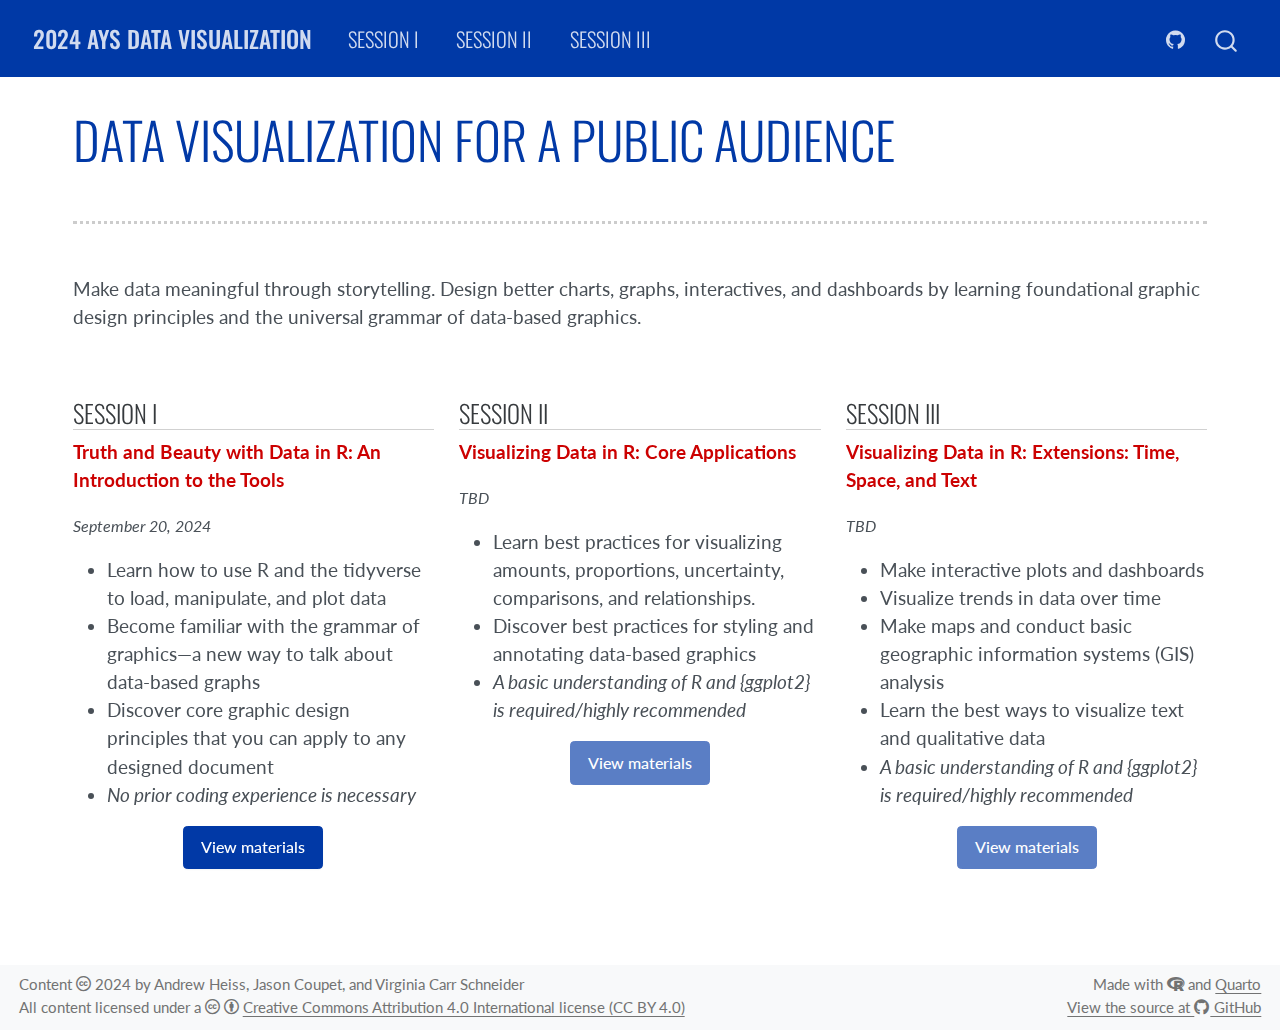
<file: index.html>
<!DOCTYPE html>
<html xmlns="http://www.w3.org/1999/xhtml" lang="en" xml:lang="en"><head>

<meta charset="utf-8">
<meta name="generator" content="quarto-1.6.1">

<meta name="viewport" content="width=device-width, initial-scale=1.0, user-scalable=yes">


<title>Data Visualization for a Public Audience – 2024 AYS Data Visualization</title>
<style>
code{white-space: pre-wrap;}
span.smallcaps{font-variant: small-caps;}
div.columns{display: flex; gap: min(4vw, 1.5em);}
div.column{flex: auto; overflow-x: auto;}
div.hanging-indent{margin-left: 1.5em; text-indent: -1.5em;}
ul.task-list{list-style: none;}
ul.task-list li input[type="checkbox"] {
  width: 0.8em;
  margin: 0 0.8em 0.2em -1em; /* quarto-specific, see https://github.com/quarto-dev/quarto-cli/issues/4556 */ 
  vertical-align: middle;
}
</style>


<script src="site_libs/quarto-nav/quarto-nav.js"></script>
<script src="site_libs/quarto-nav/headroom.min.js"></script>
<script src="site_libs/clipboard/clipboard.min.js"></script>
<script src="site_libs/quarto-search/autocomplete.umd.js"></script>
<script src="site_libs/quarto-search/fuse.min.js"></script>
<script src="site_libs/quarto-search/quarto-search.js"></script>
<meta name="quarto:offset" content="./">
<script src="site_libs/quarto-html/quarto.js"></script>
<script src="site_libs/quarto-html/popper.min.js"></script>
<script src="site_libs/quarto-html/tippy.umd.min.js"></script>
<script src="site_libs/quarto-html/anchor.min.js"></script>
<link href="site_libs/quarto-html/tippy.css" rel="stylesheet">
<link href="site_libs/quarto-html/quarto-syntax-highlighting.css" rel="stylesheet" id="quarto-text-highlighting-styles">
<script src="site_libs/bootstrap/bootstrap.min.js"></script>
<link href="site_libs/bootstrap/bootstrap-icons.css" rel="stylesheet">
<link href="site_libs/bootstrap/bootstrap.min.css" rel="stylesheet" id="quarto-bootstrap" data-mode="light">
<link href="site_libs/quarto-contrib/fontawesome6-0.1.0/all.css" rel="stylesheet">
<link href="site_libs/quarto-contrib/fontawesome6-0.1.0/latex-fontsize.css" rel="stylesheet">
<script id="quarto-search-options" type="application/json">{
  "location": "navbar",
  "copy-button": false,
  "collapse-after": 3,
  "panel-placement": "end",
  "type": "overlay",
  "limit": 50,
  "keyboard-shortcut": [
    "f",
    "/",
    "s"
  ],
  "show-item-context": false,
  "language": {
    "search-no-results-text": "No results",
    "search-matching-documents-text": "matching documents",
    "search-copy-link-title": "Copy link to search",
    "search-hide-matches-text": "Hide additional matches",
    "search-more-match-text": "more match in this document",
    "search-more-matches-text": "more matches in this document",
    "search-clear-button-title": "Clear",
    "search-text-placeholder": "",
    "search-detached-cancel-button-title": "Cancel",
    "search-submit-button-title": "Submit",
    "search-label": "Search"
  }
}</script>


</head>

<body class="nav-fixed">

<div id="quarto-search-results"></div>
  <header id="quarto-header" class="headroom fixed-top">
    <nav class="navbar navbar-expand-lg " data-bs-theme="dark">
      <div class="navbar-container container-fluid">
      <div class="navbar-brand-container mx-auto">
    <a class="navbar-brand" href="./index.html">
    <span class="navbar-title">2024 AYS Data Visualization</span>
    </a>
  </div>
            <div id="quarto-search" class="" title="Search"></div>
          <button class="navbar-toggler" type="button" data-bs-toggle="collapse" data-bs-target="#navbarCollapse" aria-controls="navbarCollapse" role="menu" aria-expanded="false" aria-label="Toggle navigation" onclick="if (window.quartoToggleHeadroom) { window.quartoToggleHeadroom(); }">
  <span class="navbar-toggler-icon"></span>
</button>
          <div class="collapse navbar-collapse" id="navbarCollapse">
            <ul class="navbar-nav navbar-nav-scroll me-auto">
  <li class="nav-item">
    <a class="nav-link" href="./session_1/index.html"> 
<span class="menu-text">Session I</span></a>
  </li>  
  <li class="nav-item">
    <a class="nav-link" href="./session_2/index.html"> 
<span class="menu-text">Session II</span></a>
  </li>  
  <li class="nav-item">
    <a class="nav-link" href="./session_3/index.html"> 
<span class="menu-text">Session III</span></a>
  </li>  
</ul>
            <ul class="navbar-nav navbar-nav-scroll ms-auto">
  <li class="nav-item compact">
    <a class="nav-link" href="https://github.com/aysps/2024-aysps-dataviz-fall"> <i class="bi bi-github" role="img">
</i> 
<span class="menu-text"></span></a>
  </li>  
</ul>
          </div> <!-- /navcollapse -->
            <div class="quarto-navbar-tools">
</div>
      </div> <!-- /container-fluid -->
    </nav>
</header>
<!-- content -->
<div id="quarto-content" class="quarto-container page-columns page-rows-contents page-layout-full page-navbar">
<!-- sidebar -->
<!-- margin-sidebar -->
    
<!-- main -->
<main class="content column-page" id="quarto-document-content">

<header id="title-block-header" class="quarto-title-block default">
<div class="quarto-title">
<h1 class="title">Data Visualization for a Public Audience</h1>
</div>



<div class="quarto-title-meta column-page">

    
  
    
  </div>
  


</header>


<p>Make data meaningful through storytelling. Design better charts, graphs, interactives, and dashboards by learning foundational graphic design principles and the universal grammar of data-based graphics.</p>
<div class="grid">
<section id="session-i" class="level3 g-col-12 g-col-sm-6 g-col-md-4">
<h3 class="anchored" data-anchor-id="session-i">Session I</h3>
<p><span class="text-danger"><strong>Truth and Beauty with Data in R: An Introduction to the Tools</strong></span></p>
<p><small><em>September 20, 2024</em></small></p>
<ul>
<li>Learn how to use R and the tidyverse to load, manipulate, and plot data</li>
<li>Become familiar with the grammar of graphics—a new way to talk about data-based graphs</li>
<li>Discover core graphic design principles that you can apply to any designed document</li>
<li><em>No prior coding experience is necessary</em></li>
</ul>
<p class="text-center">
<a class="btn btn-primary" href="./session_1/" role="button">View materials</a>
</p>
</section>
<section id="session-ii" class="level3 g-col-12 g-col-sm-6 g-col-md-4">
<h3 class="anchored" data-anchor-id="session-ii">Session II</h3>
<p><span class="text-danger"><strong>Visualizing Data in R: Core Applications</strong></span></p>
<p><small><em>TBD</em></small></p>
<ul>
<li>Learn best practices for visualizing amounts, proportions, uncertainty, comparisons, and relationships.</li>
<li>Discover best practices for styling and annotating data-based graphics</li>
<li><em>A basic understanding of R and {ggplot2} is required/highly recommended</em></li>
</ul>
<p class="text-center">
<a class="btn btn-primary disabled" href="./session_2/" role="button">View materials</a>
</p>
</section>
<section id="session-iii" class="level3 g-col-12 g-col-sm-6 g-col-md-4">
<h3 class="anchored" data-anchor-id="session-iii">Session III</h3>
<p><span class="text-danger"><strong>Visualizing Data in R: Extensions: Time, Space, and Text</strong></span></p>
<p><small><em>TBD</em></small></p>
<ul>
<li>Make interactive plots and dashboards</li>
<li>Visualize trends in data over time</li>
<li>Make maps and conduct basic geographic information systems (GIS) analysis</li>
<li>Learn the best ways to visualize text and qualitative data</li>
<li><em>A basic understanding of R and {ggplot2} is required/highly recommended</em></li>
</ul>
<p class="text-center">
<a class="btn btn-primary disabled" href="./session_3/" role="button">View materials</a>
</p>
</section>
</div>



</main> <!-- /main -->
<script id="quarto-html-after-body" type="application/javascript">
window.document.addEventListener("DOMContentLoaded", function (event) {
  const toggleBodyColorMode = (bsSheetEl) => {
    const mode = bsSheetEl.getAttribute("data-mode");
    const bodyEl = window.document.querySelector("body");
    if (mode === "dark") {
      bodyEl.classList.add("quarto-dark");
      bodyEl.classList.remove("quarto-light");
    } else {
      bodyEl.classList.add("quarto-light");
      bodyEl.classList.remove("quarto-dark");
    }
  }
  const toggleBodyColorPrimary = () => {
    const bsSheetEl = window.document.querySelector("link#quarto-bootstrap");
    if (bsSheetEl) {
      toggleBodyColorMode(bsSheetEl);
    }
  }
  toggleBodyColorPrimary();  
  const icon = "";
  const anchorJS = new window.AnchorJS();
  anchorJS.options = {
    placement: 'right',
    icon: icon
  };
  anchorJS.add('.anchored');
  const isCodeAnnotation = (el) => {
    for (const clz of el.classList) {
      if (clz.startsWith('code-annotation-')) {                     
        return true;
      }
    }
    return false;
  }
  const onCopySuccess = function(e) {
    // button target
    const button = e.trigger;
    // don't keep focus
    button.blur();
    // flash "checked"
    button.classList.add('code-copy-button-checked');
    var currentTitle = button.getAttribute("title");
    button.setAttribute("title", "Copied!");
    let tooltip;
    if (window.bootstrap) {
      button.setAttribute("data-bs-toggle", "tooltip");
      button.setAttribute("data-bs-placement", "left");
      button.setAttribute("data-bs-title", "Copied!");
      tooltip = new bootstrap.Tooltip(button, 
        { trigger: "manual", 
          customClass: "code-copy-button-tooltip",
          offset: [0, -8]});
      tooltip.show();    
    }
    setTimeout(function() {
      if (tooltip) {
        tooltip.hide();
        button.removeAttribute("data-bs-title");
        button.removeAttribute("data-bs-toggle");
        button.removeAttribute("data-bs-placement");
      }
      button.setAttribute("title", currentTitle);
      button.classList.remove('code-copy-button-checked');
    }, 1000);
    // clear code selection
    e.clearSelection();
  }
  const getTextToCopy = function(trigger) {
      const codeEl = trigger.previousElementSibling.cloneNode(true);
      for (const childEl of codeEl.children) {
        if (isCodeAnnotation(childEl)) {
          childEl.remove();
        }
      }
      return codeEl.innerText;
  }
  const clipboard = new window.ClipboardJS('.code-copy-button:not([data-in-quarto-modal])', {
    text: getTextToCopy
  });
  clipboard.on('success', onCopySuccess);
  if (window.document.getElementById('quarto-embedded-source-code-modal')) {
    // For code content inside modals, clipBoardJS needs to be initialized with a container option
    // TODO: Check when it could be a function (https://github.com/zenorocha/clipboard.js/issues/860)
    const clipboardModal = new window.ClipboardJS('.code-copy-button[data-in-quarto-modal]', {
      text: getTextToCopy,
      container: window.document.getElementById('quarto-embedded-source-code-modal')
    });
    clipboardModal.on('success', onCopySuccess);
  }
    var localhostRegex = new RegExp(/^(?:http|https):\/\/localhost\:?[0-9]*\//);
    var mailtoRegex = new RegExp(/^mailto:/);
      var filterRegex = new RegExp("https:\/\/aysps\.github\.io\/2024-aysps-dataviz-fall\/");
    var isInternal = (href) => {
        return filterRegex.test(href) || localhostRegex.test(href) || mailtoRegex.test(href);
    }
    // Inspect non-navigation links and adorn them if external
 	var links = window.document.querySelectorAll('a[href]:not(.nav-link):not(.navbar-brand):not(.toc-action):not(.sidebar-link):not(.sidebar-item-toggle):not(.pagination-link):not(.no-external):not([aria-hidden]):not(.dropdown-item):not(.quarto-navigation-tool):not(.about-link)');
    for (var i=0; i<links.length; i++) {
      const link = links[i];
      if (!isInternal(link.href)) {
        // undo the damage that might have been done by quarto-nav.js in the case of
        // links that we want to consider external
        if (link.dataset.originalHref !== undefined) {
          link.href = link.dataset.originalHref;
        }
      }
    }
  function tippyHover(el, contentFn, onTriggerFn, onUntriggerFn) {
    const config = {
      allowHTML: true,
      maxWidth: 500,
      delay: 100,
      arrow: false,
      appendTo: function(el) {
          return el.parentElement;
      },
      interactive: true,
      interactiveBorder: 10,
      theme: 'quarto',
      placement: 'bottom-start',
    };
    if (contentFn) {
      config.content = contentFn;
    }
    if (onTriggerFn) {
      config.onTrigger = onTriggerFn;
    }
    if (onUntriggerFn) {
      config.onUntrigger = onUntriggerFn;
    }
    window.tippy(el, config); 
  }
  const noterefs = window.document.querySelectorAll('a[role="doc-noteref"]');
  for (var i=0; i<noterefs.length; i++) {
    const ref = noterefs[i];
    tippyHover(ref, function() {
      // use id or data attribute instead here
      let href = ref.getAttribute('data-footnote-href') || ref.getAttribute('href');
      try { href = new URL(href).hash; } catch {}
      const id = href.replace(/^#\/?/, "");
      const note = window.document.getElementById(id);
      if (note) {
        return note.innerHTML;
      } else {
        return "";
      }
    });
  }
  const xrefs = window.document.querySelectorAll('a.quarto-xref');
  const processXRef = (id, note) => {
    // Strip column container classes
    const stripColumnClz = (el) => {
      el.classList.remove("page-full", "page-columns");
      if (el.children) {
        for (const child of el.children) {
          stripColumnClz(child);
        }
      }
    }
    stripColumnClz(note)
    if (id === null || id.startsWith('sec-')) {
      // Special case sections, only their first couple elements
      const container = document.createElement("div");
      if (note.children && note.children.length > 2) {
        container.appendChild(note.children[0].cloneNode(true));
        for (let i = 1; i < note.children.length; i++) {
          const child = note.children[i];
          if (child.tagName === "P" && child.innerText === "") {
            continue;
          } else {
            container.appendChild(child.cloneNode(true));
            break;
          }
        }
        if (window.Quarto?.typesetMath) {
          window.Quarto.typesetMath(container);
        }
        return container.innerHTML
      } else {
        if (window.Quarto?.typesetMath) {
          window.Quarto.typesetMath(note);
        }
        return note.innerHTML;
      }
    } else {
      // Remove any anchor links if they are present
      const anchorLink = note.querySelector('a.anchorjs-link');
      if (anchorLink) {
        anchorLink.remove();
      }
      if (window.Quarto?.typesetMath) {
        window.Quarto.typesetMath(note);
      }
      // TODO in 1.5, we should make sure this works without a callout special case
      if (note.classList.contains("callout")) {
        return note.outerHTML;
      } else {
        return note.innerHTML;
      }
    }
  }
  for (var i=0; i<xrefs.length; i++) {
    const xref = xrefs[i];
    tippyHover(xref, undefined, function(instance) {
      instance.disable();
      let url = xref.getAttribute('href');
      let hash = undefined; 
      if (url.startsWith('#')) {
        hash = url;
      } else {
        try { hash = new URL(url).hash; } catch {}
      }
      if (hash) {
        const id = hash.replace(/^#\/?/, "");
        const note = window.document.getElementById(id);
        if (note !== null) {
          try {
            const html = processXRef(id, note.cloneNode(true));
            instance.setContent(html);
          } finally {
            instance.enable();
            instance.show();
          }
        } else {
          // See if we can fetch this
          fetch(url.split('#')[0])
          .then(res => res.text())
          .then(html => {
            const parser = new DOMParser();
            const htmlDoc = parser.parseFromString(html, "text/html");
            const note = htmlDoc.getElementById(id);
            if (note !== null) {
              const html = processXRef(id, note);
              instance.setContent(html);
            } 
          }).finally(() => {
            instance.enable();
            instance.show();
          });
        }
      } else {
        // See if we can fetch a full url (with no hash to target)
        // This is a special case and we should probably do some content thinning / targeting
        fetch(url)
        .then(res => res.text())
        .then(html => {
          const parser = new DOMParser();
          const htmlDoc = parser.parseFromString(html, "text/html");
          const note = htmlDoc.querySelector('main.content');
          if (note !== null) {
            // This should only happen for chapter cross references
            // (since there is no id in the URL)
            // remove the first header
            if (note.children.length > 0 && note.children[0].tagName === "HEADER") {
              note.children[0].remove();
            }
            const html = processXRef(null, note);
            instance.setContent(html);
          } 
        }).finally(() => {
          instance.enable();
          instance.show();
        });
      }
    }, function(instance) {
    });
  }
      let selectedAnnoteEl;
      const selectorForAnnotation = ( cell, annotation) => {
        let cellAttr = 'data-code-cell="' + cell + '"';
        let lineAttr = 'data-code-annotation="' +  annotation + '"';
        const selector = 'span[' + cellAttr + '][' + lineAttr + ']';
        return selector;
      }
      const selectCodeLines = (annoteEl) => {
        const doc = window.document;
        const targetCell = annoteEl.getAttribute("data-target-cell");
        const targetAnnotation = annoteEl.getAttribute("data-target-annotation");
        const annoteSpan = window.document.querySelector(selectorForAnnotation(targetCell, targetAnnotation));
        const lines = annoteSpan.getAttribute("data-code-lines").split(",");
        const lineIds = lines.map((line) => {
          return targetCell + "-" + line;
        })
        let top = null;
        let height = null;
        let parent = null;
        if (lineIds.length > 0) {
            //compute the position of the single el (top and bottom and make a div)
            const el = window.document.getElementById(lineIds[0]);
            top = el.offsetTop;
            height = el.offsetHeight;
            parent = el.parentElement.parentElement;
          if (lineIds.length > 1) {
            const lastEl = window.document.getElementById(lineIds[lineIds.length - 1]);
            const bottom = lastEl.offsetTop + lastEl.offsetHeight;
            height = bottom - top;
          }
          if (top !== null && height !== null && parent !== null) {
            // cook up a div (if necessary) and position it 
            let div = window.document.getElementById("code-annotation-line-highlight");
            if (div === null) {
              div = window.document.createElement("div");
              div.setAttribute("id", "code-annotation-line-highlight");
              div.style.position = 'absolute';
              parent.appendChild(div);
            }
            div.style.top = top - 2 + "px";
            div.style.height = height + 4 + "px";
            div.style.left = 0;
            let gutterDiv = window.document.getElementById("code-annotation-line-highlight-gutter");
            if (gutterDiv === null) {
              gutterDiv = window.document.createElement("div");
              gutterDiv.setAttribute("id", "code-annotation-line-highlight-gutter");
              gutterDiv.style.position = 'absolute';
              const codeCell = window.document.getElementById(targetCell);
              const gutter = codeCell.querySelector('.code-annotation-gutter');
              gutter.appendChild(gutterDiv);
            }
            gutterDiv.style.top = top - 2 + "px";
            gutterDiv.style.height = height + 4 + "px";
          }
          selectedAnnoteEl = annoteEl;
        }
      };
      const unselectCodeLines = () => {
        const elementsIds = ["code-annotation-line-highlight", "code-annotation-line-highlight-gutter"];
        elementsIds.forEach((elId) => {
          const div = window.document.getElementById(elId);
          if (div) {
            div.remove();
          }
        });
        selectedAnnoteEl = undefined;
      };
        // Handle positioning of the toggle
    window.addEventListener(
      "resize",
      throttle(() => {
        elRect = undefined;
        if (selectedAnnoteEl) {
          selectCodeLines(selectedAnnoteEl);
        }
      }, 10)
    );
    function throttle(fn, ms) {
    let throttle = false;
    let timer;
      return (...args) => {
        if(!throttle) { // first call gets through
            fn.apply(this, args);
            throttle = true;
        } else { // all the others get throttled
            if(timer) clearTimeout(timer); // cancel #2
            timer = setTimeout(() => {
              fn.apply(this, args);
              timer = throttle = false;
            }, ms);
        }
      };
    }
      // Attach click handler to the DT
      const annoteDls = window.document.querySelectorAll('dt[data-target-cell]');
      for (const annoteDlNode of annoteDls) {
        annoteDlNode.addEventListener('click', (event) => {
          const clickedEl = event.target;
          if (clickedEl !== selectedAnnoteEl) {
            unselectCodeLines();
            const activeEl = window.document.querySelector('dt[data-target-cell].code-annotation-active');
            if (activeEl) {
              activeEl.classList.remove('code-annotation-active');
            }
            selectCodeLines(clickedEl);
            clickedEl.classList.add('code-annotation-active');
          } else {
            // Unselect the line
            unselectCodeLines();
            clickedEl.classList.remove('code-annotation-active');
          }
        });
      }
  const findCites = (el) => {
    const parentEl = el.parentElement;
    if (parentEl) {
      const cites = parentEl.dataset.cites;
      if (cites) {
        return {
          el,
          cites: cites.split(' ')
        };
      } else {
        return findCites(el.parentElement)
      }
    } else {
      return undefined;
    }
  };
  var bibliorefs = window.document.querySelectorAll('a[role="doc-biblioref"]');
  for (var i=0; i<bibliorefs.length; i++) {
    const ref = bibliorefs[i];
    const citeInfo = findCites(ref);
    if (citeInfo) {
      tippyHover(citeInfo.el, function() {
        var popup = window.document.createElement('div');
        citeInfo.cites.forEach(function(cite) {
          var citeDiv = window.document.createElement('div');
          citeDiv.classList.add('hanging-indent');
          citeDiv.classList.add('csl-entry');
          var biblioDiv = window.document.getElementById('ref-' + cite);
          if (biblioDiv) {
            citeDiv.innerHTML = biblioDiv.innerHTML;
          }
          popup.appendChild(citeDiv);
        });
        return popup.innerHTML;
      });
    }
  }
});
</script>
</div> <!-- /content -->
<footer class="footer">
  <div class="nav-footer">
    <div class="nav-footer-left">
<p>Content <i class="fa-brands fa-creative-commons" aria-label="creative-commons"></i> 2024 by Andrew Heiss, Jason Coupet, and Virginia Carr Schneider <br> All content licensed under a <i class="fa-brands fa-creative-commons" aria-label="creative-commons"></i> <i class="fa-brands fa-creative-commons-by" aria-label="creative-commons-by"></i> <a href="https://creativecommons.org/licenses/by/4.0/">Creative Commons Attribution 4.0 International license (CC BY 4.0)</a></p>
</div>   
    <div class="nav-footer-center">
      &nbsp;
    </div>
    <div class="nav-footer-right">
<p>Made with <i class="fa-brands fa-r-project" aria-label="r-project"></i> and <a href="https://quarto.org/">Quarto</a><br> <a href="https://github.com/aysps/2024-aysps-dataviz-fall">View the source at <i class="fa-brands fa-github" aria-label="github"></i> GitHub</a></p>
</div>
  </div>
</footer>




</body></html>
</file>
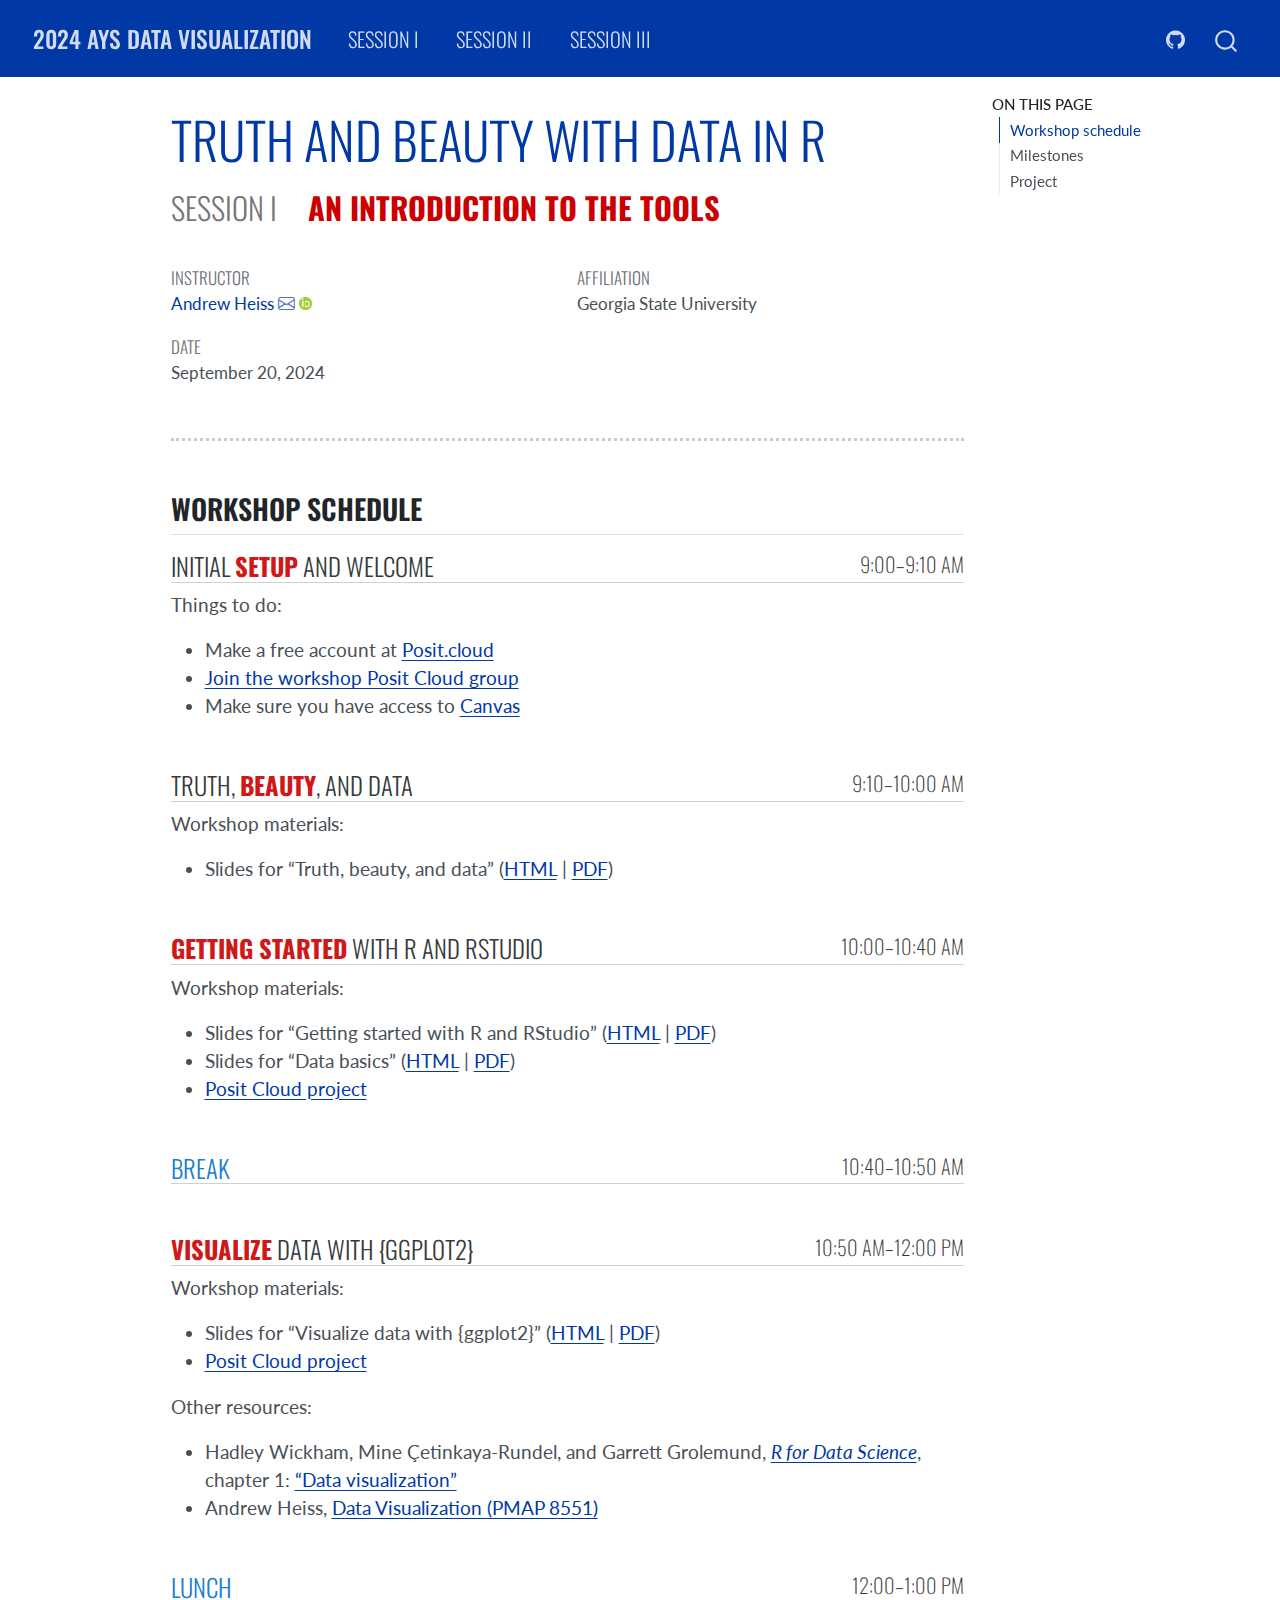
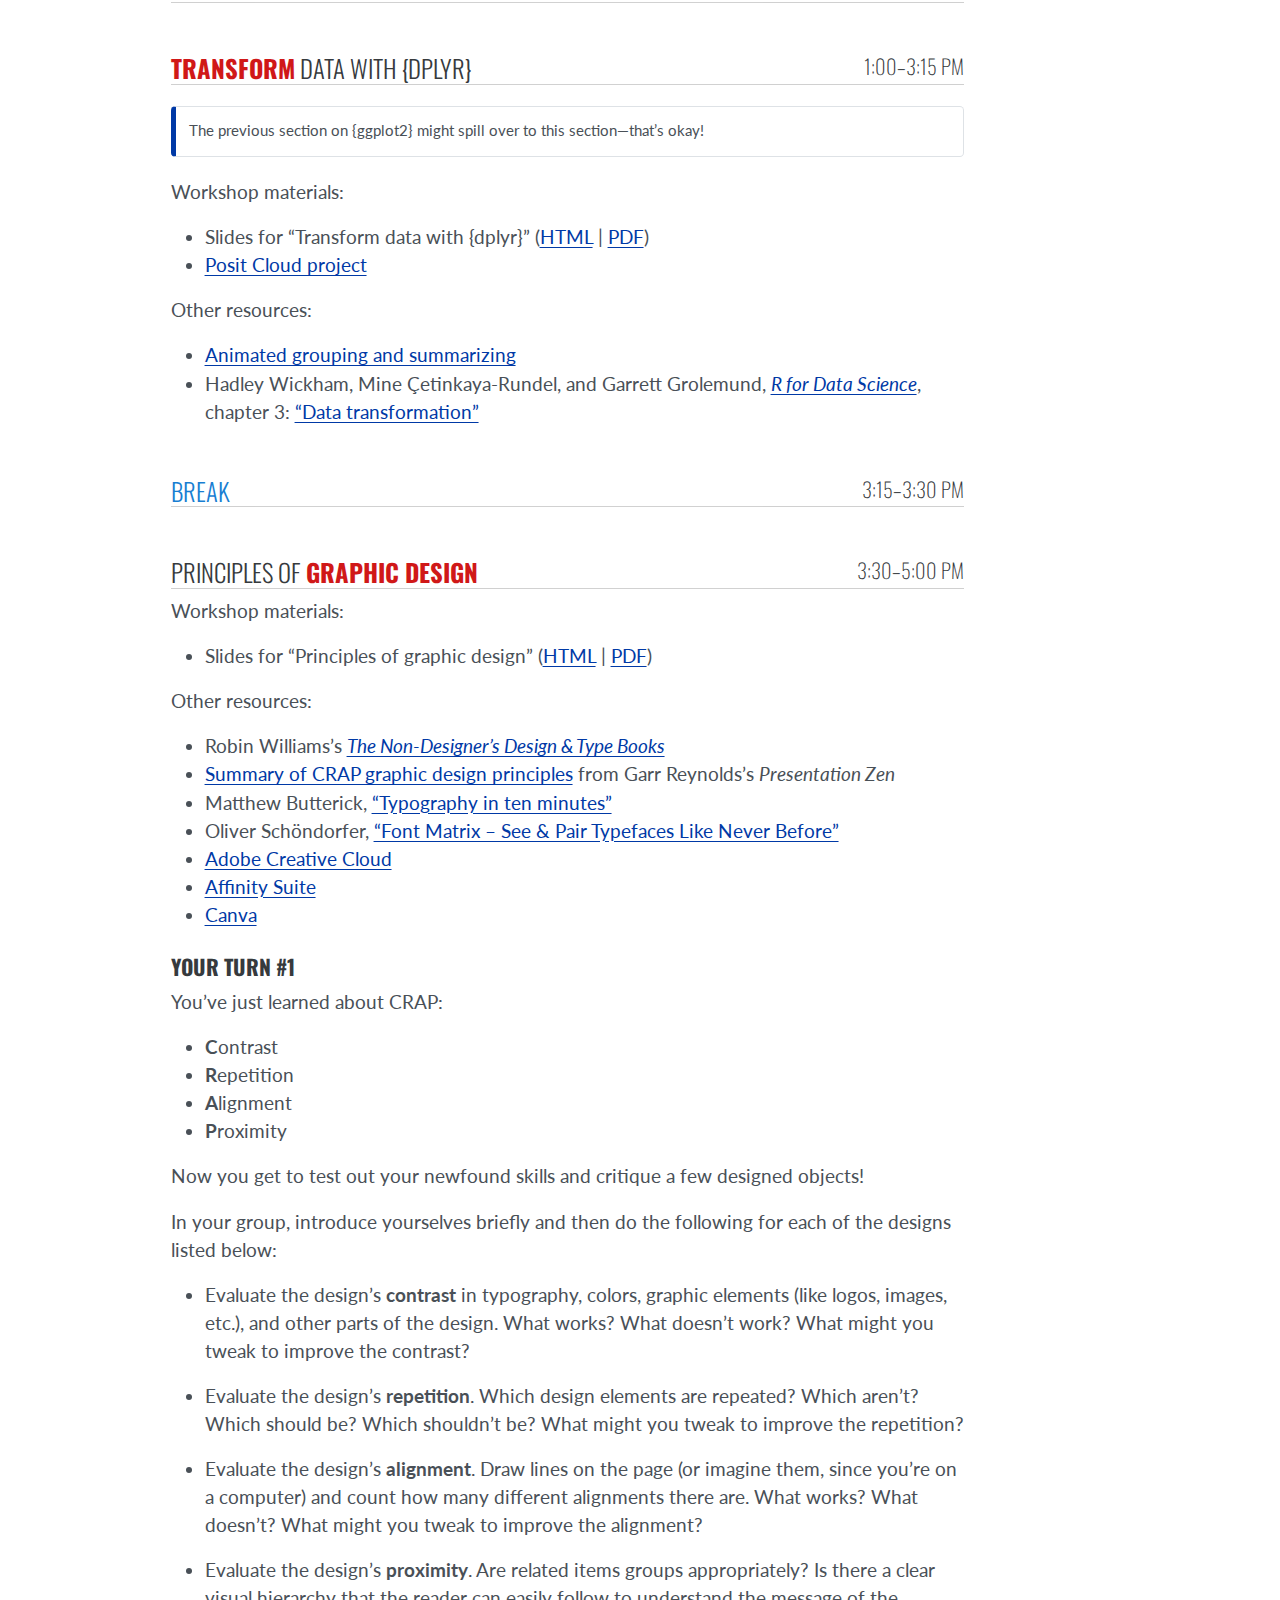
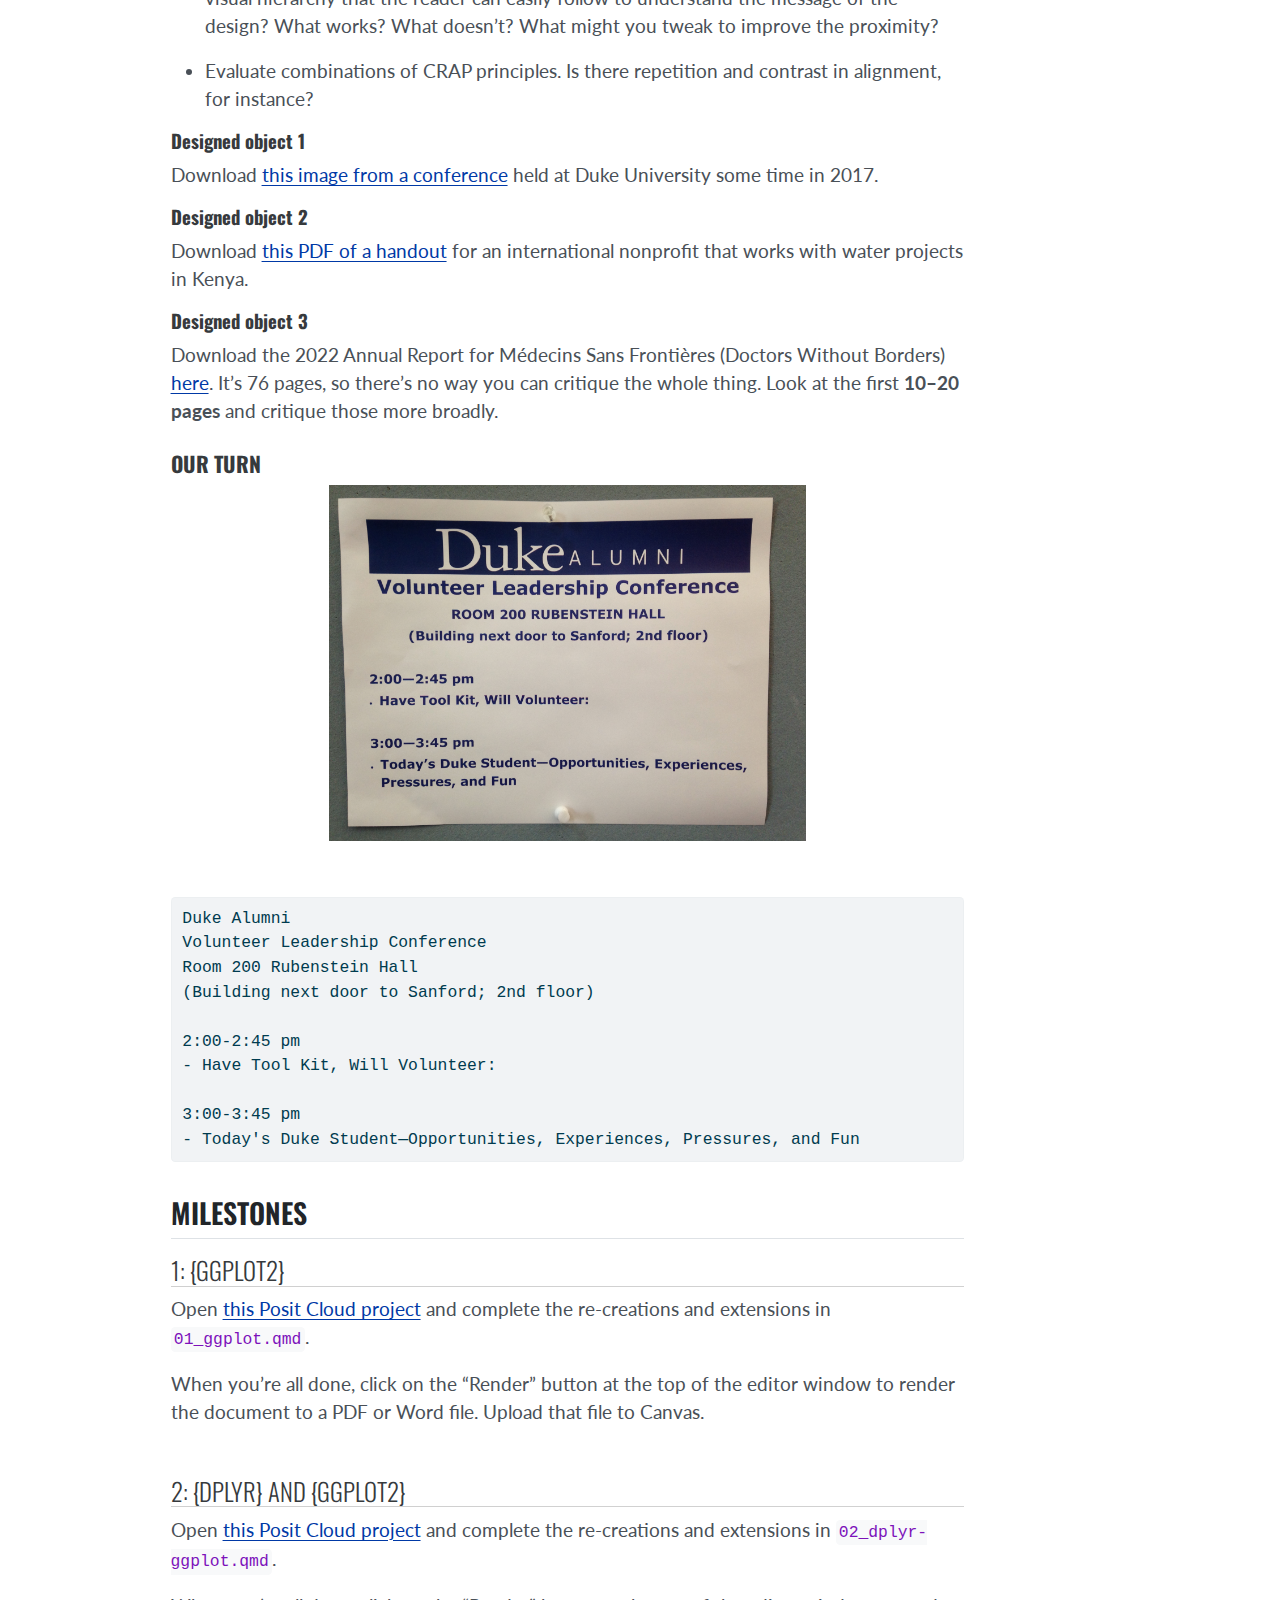
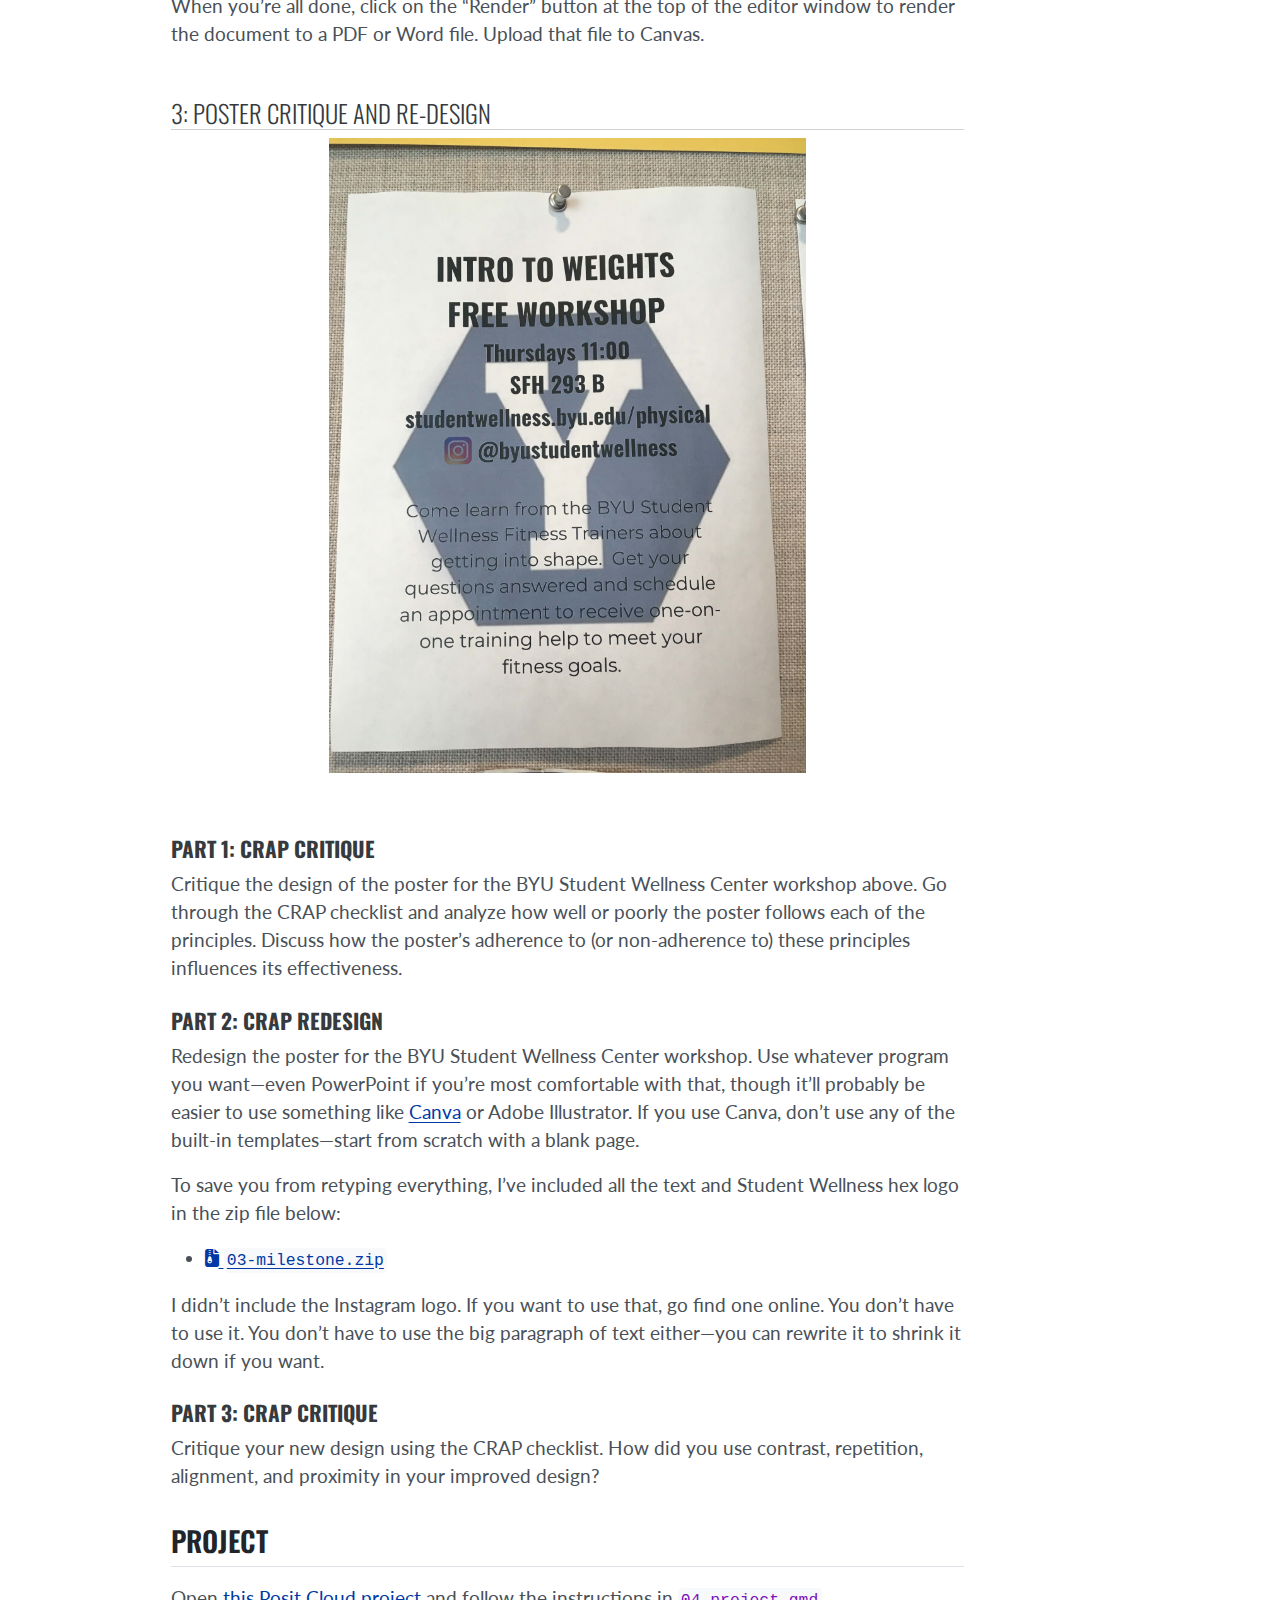
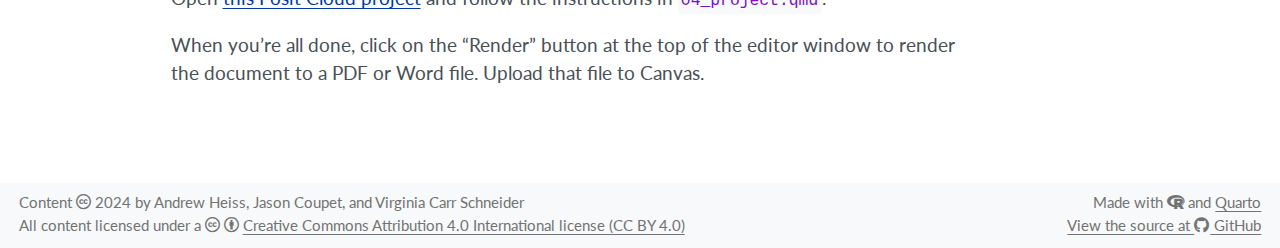
<file: session_1/index.html>
<!DOCTYPE html>
<html xmlns="http://www.w3.org/1999/xhtml" lang="en" xml:lang="en"><head>

<meta charset="utf-8">
<meta name="generator" content="quarto-1.6.1">

<meta name="viewport" content="width=device-width, initial-scale=1.0, user-scalable=yes">

<meta name="author" content="Andrew Heiss">
<meta name="dcterms.date" content="2024-09-20">

<title>Truth and Beauty with Data in R – 2024 AYS Data Visualization</title>
<style>
code{white-space: pre-wrap;}
span.smallcaps{font-variant: small-caps;}
div.columns{display: flex; gap: min(4vw, 1.5em);}
div.column{flex: auto; overflow-x: auto;}
div.hanging-indent{margin-left: 1.5em; text-indent: -1.5em;}
ul.task-list{list-style: none;}
ul.task-list li input[type="checkbox"] {
  width: 0.8em;
  margin: 0 0.8em 0.2em -1em; /* quarto-specific, see https://github.com/quarto-dev/quarto-cli/issues/4556 */ 
  vertical-align: middle;
}
/* CSS for syntax highlighting */
pre > code.sourceCode { white-space: pre; position: relative; }
pre > code.sourceCode > span { line-height: 1.25; }
pre > code.sourceCode > span:empty { height: 1.2em; }
.sourceCode { overflow: visible; }
code.sourceCode > span { color: inherit; text-decoration: inherit; }
div.sourceCode { margin: 1em 0; }
pre.sourceCode { margin: 0; }
@media screen {
div.sourceCode { overflow: auto; }
}
@media print {
pre > code.sourceCode { white-space: pre-wrap; }
pre > code.sourceCode > span { display: inline-block; text-indent: -5em; padding-left: 5em; }
}
pre.numberSource code
  { counter-reset: source-line 0; }
pre.numberSource code > span
  { position: relative; left: -4em; counter-increment: source-line; }
pre.numberSource code > span > a:first-child::before
  { content: counter(source-line);
    position: relative; left: -1em; text-align: right; vertical-align: baseline;
    border: none; display: inline-block;
    -webkit-touch-callout: none; -webkit-user-select: none;
    -khtml-user-select: none; -moz-user-select: none;
    -ms-user-select: none; user-select: none;
    padding: 0 4px; width: 4em;
  }
pre.numberSource { margin-left: 3em;  padding-left: 4px; }
div.sourceCode
  {   }
@media screen {
pre > code.sourceCode > span > a:first-child::before { text-decoration: underline; }
}
</style>


<script src="../site_libs/quarto-nav/quarto-nav.js"></script>
<script src="../site_libs/quarto-nav/headroom.min.js"></script>
<script src="../site_libs/clipboard/clipboard.min.js"></script>
<script src="../site_libs/quarto-search/autocomplete.umd.js"></script>
<script src="../site_libs/quarto-search/fuse.min.js"></script>
<script src="../site_libs/quarto-search/quarto-search.js"></script>
<meta name="quarto:offset" content="../">
<script src="../site_libs/quarto-html/quarto.js"></script>
<script src="../site_libs/quarto-html/popper.min.js"></script>
<script src="../site_libs/quarto-html/tippy.umd.min.js"></script>
<script src="../site_libs/quarto-html/anchor.min.js"></script>
<link href="../site_libs/quarto-html/tippy.css" rel="stylesheet">
<link href="../site_libs/quarto-html/quarto-syntax-highlighting.css" rel="stylesheet" id="quarto-text-highlighting-styles">
<script src="../site_libs/bootstrap/bootstrap.min.js"></script>
<link href="../site_libs/bootstrap/bootstrap-icons.css" rel="stylesheet">
<link href="../site_libs/bootstrap/bootstrap.min.css" rel="stylesheet" id="quarto-bootstrap" data-mode="light">
<link href="../site_libs/quarto-contrib/fontawesome6-0.1.0/all.css" rel="stylesheet">
<link href="../site_libs/quarto-contrib/fontawesome6-0.1.0/latex-fontsize.css" rel="stylesheet">
<script id="quarto-search-options" type="application/json">{
  "location": "navbar",
  "copy-button": false,
  "collapse-after": 3,
  "panel-placement": "end",
  "type": "overlay",
  "limit": 50,
  "keyboard-shortcut": [
    "f",
    "/",
    "s"
  ],
  "show-item-context": false,
  "language": {
    "search-no-results-text": "No results",
    "search-matching-documents-text": "matching documents",
    "search-copy-link-title": "Copy link to search",
    "search-hide-matches-text": "Hide additional matches",
    "search-more-match-text": "more match in this document",
    "search-more-matches-text": "more matches in this document",
    "search-clear-button-title": "Clear",
    "search-text-placeholder": "",
    "search-detached-cancel-button-title": "Cancel",
    "search-submit-button-title": "Submit",
    "search-label": "Search"
  }
}</script>


</head>

<body class="nav-fixed">

<div id="quarto-search-results"></div>
  <header id="quarto-header" class="headroom fixed-top">
    <nav class="navbar navbar-expand-lg " data-bs-theme="dark">
      <div class="navbar-container container-fluid">
      <div class="navbar-brand-container mx-auto">
    <a class="navbar-brand" href="../index.html">
    <span class="navbar-title">2024 AYS Data Visualization</span>
    </a>
  </div>
            <div id="quarto-search" class="" title="Search"></div>
          <button class="navbar-toggler" type="button" data-bs-toggle="collapse" data-bs-target="#navbarCollapse" aria-controls="navbarCollapse" role="menu" aria-expanded="false" aria-label="Toggle navigation" onclick="if (window.quartoToggleHeadroom) { window.quartoToggleHeadroom(); }">
  <span class="navbar-toggler-icon"></span>
</button>
          <div class="collapse navbar-collapse" id="navbarCollapse">
            <ul class="navbar-nav navbar-nav-scroll me-auto">
  <li class="nav-item">
    <a class="nav-link active" href="../session_1/index.html" aria-current="page"> 
<span class="menu-text">Session I</span></a>
  </li>  
  <li class="nav-item">
    <a class="nav-link" href="../session_2/index.html"> 
<span class="menu-text">Session II</span></a>
  </li>  
  <li class="nav-item">
    <a class="nav-link" href="../session_3/index.html"> 
<span class="menu-text">Session III</span></a>
  </li>  
</ul>
            <ul class="navbar-nav navbar-nav-scroll ms-auto">
  <li class="nav-item compact">
    <a class="nav-link" href="https://github.com/aysps/2024-aysps-dataviz-fall"> <i class="bi bi-github" role="img">
</i> 
<span class="menu-text"></span></a>
  </li>  
</ul>
          </div> <!-- /navcollapse -->
            <div class="quarto-navbar-tools">
</div>
      </div> <!-- /container-fluid -->
    </nav>
</header>
<!-- content -->
<div id="quarto-content" class="quarto-container page-columns page-rows-contents page-layout-article page-navbar">
<!-- sidebar -->
<!-- margin-sidebar -->
    <div id="quarto-margin-sidebar" class="sidebar margin-sidebar">
        <nav id="TOC" role="doc-toc" class="toc-active">
    <h2 id="toc-title">On this page</h2>
   
  <ul class="collapse">
  <li><a href="#workshop-schedule" id="toc-workshop-schedule" class="nav-link active" data-scroll-target="#workshop-schedule">Workshop schedule</a></li>
  <li><a href="#milestones" id="toc-milestones" class="nav-link" data-scroll-target="#milestones">Milestones</a></li>
  <li><a href="#project" id="toc-project" class="nav-link" data-scroll-target="#project">Project</a></li>
  </ul>
</nav>
    </div>
<!-- main -->
<main class="content" id="quarto-document-content">

<header id="title-block-header" class="quarto-title-block default">
<div class="quarto-title">
<h1 class="title">Truth and Beauty with Data in R</h1>
<p class="subtitle lead"></p><p>Session I <strong>An Introduction to the Tools</strong></p><p></p>
</div>


<div class="quarto-title-meta-author">
  <div class="quarto-title-meta-heading">Instructor</div>
  <div class="quarto-title-meta-heading">Affiliation</div>
  
    <div class="quarto-title-meta-contents">
    <p class="author"><a href="https://www.andrewheiss.com/">Andrew Heiss</a> <a href="mailto:aheiss@gsu.edu" class="quarto-title-author-email"><i class="bi bi-envelope"></i></a> <a href="https://orcid.org/0000-0002-3948-3914" class="quarto-title-author-orcid"> <img src="[data-uri]"></a></p>
  </div>
  <div class="quarto-title-meta-contents">
        <p class="affiliation">
            Georgia State University
          </p>
      </div>
  </div>

<div class="quarto-title-meta">

      
    <div>
    <div class="quarto-title-meta-heading">Date</div>
    <div class="quarto-title-meta-contents">
      <p class="date">September 20, 2024</p>
    </div>
  </div>
  
    
  </div>
  


</header>


<section id="workshop-schedule" class="level2">
<h2 class="anchored" data-anchor-id="workshop-schedule">Workshop schedule</h2>
<section id="initial-setup-and-welcome-900910-am" class="level3">
<h3 class="anchored" data-anchor-id="initial-setup-and-welcome-900910-am">Initial <strong>setup</strong> and welcome <span class="time float-end">9:00–9:10 AM</span></h3>
<p>Things to do:</p>
<ul>
<li>Make a free account at <a href="https://posit.cloud/">Posit.cloud</a></li>
<li><a href="https://posit.cloud/spaces/480579/join?access_code=hIPKjQxoSA60Af0EaaPEGzU2938S3EOa4yISJ_4I">Join the workshop Posit Cloud group</a></li>
<li>Make sure you have access to <a href="https://robinsongsu.instructure.com/courses/1688">Canvas</a></li>
</ul>
</section>
<section id="truth-beauty-and-data-9101000-am" class="level3">
<h3 class="anchored" data-anchor-id="truth-beauty-and-data-9101000-am">Truth, <strong>beauty</strong>, and data <span class="time float-end">9:10–10:00 AM</span></h3>
<p>Workshop materials:</p>
<ul>
<li>Slides for “Truth, beauty, and data” (<a href="slides/01_truth-beauty-data.html" target="_blank">HTML</a> | <a href="slides/01_truth-beauty-data.pdf" target="_blank">PDF</a>)</li>
</ul>
</section>
<section id="getting-started-with-r-and-rstudio-10001040-am" class="level3">
<h3 class="anchored" data-anchor-id="getting-started-with-r-and-rstudio-10001040-am"><strong>Getting started</strong> with R and RStudio <span class="time float-end">10:00–10:40 AM</span></h3>
<p>Workshop materials:</p>
<ul>
<li>Slides for “Getting started with R and RStudio” (<a href="slides/02_getting-started.html" target="_blank">HTML</a> | <a href="slides/02_getting-started.pdf" target="_blank">PDF</a>)</li>
<li>Slides for “Data basics” (<a href="slides/03_data-basics.html" target="_blank">HTML</a> | <a href="slides/03_data-basics.pdf" target="_blank">PDF</a>)</li>
<li><a href="https://posit.cloud/spaces/480579/content/8794632">Posit Cloud project</a></li>
</ul>
</section>
<section id="break-10401050-am" class="level3">
<h3 class="anchored" data-anchor-id="break-10401050-am"><span class="text-secondary">Break</span> <span class="time float-end">10:40–10:50 AM</span></h3>
</section>
<section id="visualize-data-with-ggplot2-1050-am1200-pm" class="level3">
<h3 class="anchored" data-anchor-id="visualize-data-with-ggplot2-1050-am1200-pm"><strong>Visualize</strong> data with {ggplot2} <span class="time float-end">10:50 AM–12:00 PM</span></h3>
<p>Workshop materials:</p>
<ul>
<li>Slides for “Visualize data with {ggplot2}” (<a href="slides/04_visualize-data.html" target="_blank">HTML</a> | <a href="slides/04_visualize-data.pdf" target="_blank">PDF</a>)</li>
<li><a href="https://posit.cloud/spaces/480579/content/8794632">Posit Cloud project</a></li>
</ul>
<p>Other resources:</p>
<ul>
<li>Hadley Wickham, Mine Çetinkaya-Rundel, and Garrett Grolemund, <a href="https://r4ds.hadley.nz/"><em>R for Data Science</em></a>, chapter 1: <a href="https://r4ds.hadley.nz/data-visualize">“Data visualization”</a></li>
<li>Andrew Heiss, <a href="https://datavizf24.classes.andrewheiss.com/">Data Visualization (PMAP 8551)</a></li>
</ul>
</section>
<section id="lunch-1200100-pm" class="level3">
<h3 class="anchored" data-anchor-id="lunch-1200100-pm"><span class="text-secondary">Lunch</span> <span class="time float-end">12:00–1:00 PM</span></h3>
</section>
<section id="transform-data-with-dplyr-100315-pm" class="level3">
<h3 class="anchored" data-anchor-id="transform-data-with-dplyr-100315-pm"><strong>Transform</strong> data with {dplyr} <span class="time float-end">1:00–3:15 PM</span></h3>
<div class="callout callout-style-simple callout-note no-icon">
<div class="callout-body d-flex">
<div class="callout-icon-container">
<i class="callout-icon no-icon"></i>
</div>
<div class="callout-body-container">
<p>The previous section on {ggplot2} might spill over to this section—that’s okay!</p>
</div>
</div>
</div>
<p>Workshop materials:</p>
<ul>
<li>Slides for “Transform data with {dplyr}” (<a href="slides/05_transform-data.html" target="_blank">HTML</a> | <a href="slides/05_transform-data.pdf" target="_blank">PDF</a>)</li>
<li><a href="https://posit.cloud/spaces/480579/content/8794632">Posit Cloud project</a></li>
</ul>
<p>Other resources:</p>
<ul>
<li><a href="https://www.andrewheiss.com/blog/2024/04/04/group_by-summarize-ungroup-animations/">Animated grouping and summarizing</a></li>
<li>Hadley Wickham, Mine Çetinkaya-Rundel, and Garrett Grolemund, <a href="https://r4ds.hadley.nz/"><em>R for Data Science</em></a>, chapter 3: <a href="https://r4ds.hadley.nz/data-transform">“Data transformation”</a></li>
</ul>
</section>
<section id="break-315330-pm" class="level3">
<h3 class="anchored" data-anchor-id="break-315330-pm"><span class="text-secondary">Break</span> <span class="time float-end">3:15–3:30 PM</span></h3>
</section>
<section id="principles-of-graphic-design-330500-pm" class="level3">
<h3 class="anchored" data-anchor-id="principles-of-graphic-design-330500-pm">Principles of <strong>graphic design</strong> <span class="time float-end">3:30–5:00 PM</span></h3>
<p>Workshop materials:</p>
<ul>
<li>Slides for “Principles of graphic design” (<a href="slides/06_graphic-design.html" target="_blank">HTML</a> | <a href="slides/06_graphic-design.pdf" target="_blank">PDF</a>)</li>
</ul>
<p>Other resources:</p>
<ul>
<li>Robin Williams’s <a href="https://www.amazon.com/Non-Designers-Design-Book-4th/dp/0133966151"><em>The Non-Designer’s Design &amp; Type Books</em></a></li>
<li><a href="http://www.presentationzen.com/chapter6_spread.pdf">Summary of CRAP graphic design principles</a> from Garr Reynolds’s <em>Presentation Zen</em></li>
<li>Matthew Butterick, <a href="https://practicaltypography.com/typography-in-ten-minutes.html">“Typography in ten minutes”</a></li>
<li>Oliver Schöndorfer, <a href="https://pimpmytype.com/font-matrix/">“Font Matrix – See &amp; Pair Typefaces Like Never Before”</a></li>
<li><a href="https://www.adobe.com/creativecloud.html">Adobe Creative Cloud</a></li>
<li><a href="https://affinity.serif.com/en-us/">Affinity Suite</a></li>
<li><a href="https://www.canva.com/">Canva</a></li>
</ul>
<section id="your-turn-1" class="level4">
<h4 class="anchored" data-anchor-id="your-turn-1">Your turn #1</h4>
<p>You’ve just learned about CRAP:</p>
<ul>
<li><strong>C</strong>ontrast</li>
<li><strong>R</strong>epetition</li>
<li><strong>A</strong>lignment</li>
<li><strong>P</strong>roximity</li>
</ul>
<p>Now you get to test out your newfound skills and critique a few designed objects!</p>
<p>In your group, introduce yourselves briefly and then do the following for each of the designs listed below:</p>
<ul>
<li><p>Evaluate the design’s <strong>contrast</strong> in typography, colors, graphic elements (like logos, images, etc.), and other parts of the design. What works? What doesn’t work? What might you tweak to improve the contrast?</p></li>
<li><p>Evaluate the design’s <strong>repetition</strong>. Which design elements are repeated? Which aren’t? Which should be? Which shouldn’t be? What might you tweak to improve the repetition?</p></li>
<li><p>Evaluate the design’s <strong>alignment</strong>. Draw lines on the page (or imagine them, since you’re on a computer) and count how many different alignments there are. What works? What doesn’t? What might you tweak to improve the alignment?</p></li>
<li><p>Evaluate the design’s <strong>proximity</strong>. Are related items groups appropriately? Is there a clear visual hierarchy that the reader can easily follow to understand the message of the design? What works? What doesn’t? What might you tweak to improve the proximity?</p></li>
<li><p>Evaluate combinations of CRAP principles. Is there repetition and contrast in alignment, for instance?</p></li>
</ul>
<section id="designed-object-1" class="level5">
<h5 class="anchored" data-anchor-id="designed-object-1">Designed object 1</h5>
<p>Download <a href="files/duke-poster.png">this image from a conference</a> held at Duke University some time in 2017.</p>
</section>
<section id="designed-object-2" class="level5">
<h5 class="anchored" data-anchor-id="designed-object-2">Designed object 2</h5>
<p>Download <a href="files/qw-fact-sheet.pdf">this PDF of a handout</a> for an international nonprofit that works with water projects in Kenya.</p>
</section>
<section id="designed-object-3" class="level5">
<h5 class="anchored" data-anchor-id="designed-object-3">Designed object 3</h5>
<p>Download the 2022 Annual Report for Médecins Sans Frontières (Doctors Without Borders) <a href="https://www.msf.org/sites/default/files/2023-07/international-activity-report-2022.pdf">here</a>. It’s 76 pages, so there’s no way you can critique the whole thing. Look at the first <strong>10–20 pages</strong> and critique those more broadly.</p>
</section>
</section>
<section id="our-turn" class="level4">
<h4 class="anchored" data-anchor-id="our-turn">Our turn</h4>
<div class="cell" data-layout-align="center">
<div class="cell-output-display">
<div class="quarto-figure quarto-figure-center">
<figure class="figure">
<p><img src="files/duke-poster.png" class="img-fluid quarto-figure quarto-figure-center figure-img" style="width:60.0%"></p>
</figure>
</div>
</div>
</div>
<div class="sourceCode" id="cb1"><pre class="sourceCode default code-with-copy"><code class="sourceCode default"><span id="cb1-1"><a href="#cb1-1" aria-hidden="true" tabindex="-1"></a>Duke Alumni</span>
<span id="cb1-2"><a href="#cb1-2" aria-hidden="true" tabindex="-1"></a>Volunteer Leadership Conference</span>
<span id="cb1-3"><a href="#cb1-3" aria-hidden="true" tabindex="-1"></a>Room 200 Rubenstein Hall</span>
<span id="cb1-4"><a href="#cb1-4" aria-hidden="true" tabindex="-1"></a>(Building next door to Sanford; 2nd floor)</span>
<span id="cb1-5"><a href="#cb1-5" aria-hidden="true" tabindex="-1"></a></span>
<span id="cb1-6"><a href="#cb1-6" aria-hidden="true" tabindex="-1"></a>2:00-2:45 pm</span>
<span id="cb1-7"><a href="#cb1-7" aria-hidden="true" tabindex="-1"></a>- Have Tool Kit, Will Volunteer:</span>
<span id="cb1-8"><a href="#cb1-8" aria-hidden="true" tabindex="-1"></a></span>
<span id="cb1-9"><a href="#cb1-9" aria-hidden="true" tabindex="-1"></a>3:00-3:45 pm</span>
<span id="cb1-10"><a href="#cb1-10" aria-hidden="true" tabindex="-1"></a>- Today's Duke Student—Opportunities, Experiences, Pressures, and Fun</span></code><button title="Copy to Clipboard" class="code-copy-button"><i class="bi"></i></button></pre></div>
</section>
</section>
</section>
<section id="milestones" class="level2">
<h2 class="anchored" data-anchor-id="milestones">Milestones</h2>
<section id="ggplot2" class="level3">
<h3 class="anchored" data-anchor-id="ggplot2">1: {ggplot2}</h3>
<p>Open <a href="https://posit.cloud/spaces/480579/content/7610728">this Posit Cloud project</a> and complete the re-creations and extensions in <code>01_ggplot.qmd</code>.</p>
<p>When you’re all done, click on the “Render” button at the top of the editor window to render the document to a PDF or Word file. Upload that file to Canvas.</p>
</section>
<section id="dplyr-and-ggplot2" class="level3">
<h3 class="anchored" data-anchor-id="dplyr-and-ggplot2">2: {dplyr} and {ggplot2}</h3>
<p>Open <a href="https://posit.cloud/spaces/480579/content/7610728">this Posit Cloud project</a> and complete the re-creations and extensions in <code>02_dplyr-ggplot.qmd</code>.</p>
<p>When you’re all done, click on the “Render” button at the top of the editor window to render the document to a PDF or Word file. Upload that file to Canvas.</p>
</section>
<section id="poster-critique-and-re-design" class="level3">
<h3 class="anchored" data-anchor-id="poster-critique-and-re-design">3: Poster critique and re-design</h3>
<div class="cell" data-layout-align="center">
<div class="cell-output-display">
<div class="quarto-figure quarto-figure-center">
<figure class="figure">
<p><img src="files/student-wellness.jpg" class="img-fluid quarto-figure quarto-figure-center figure-img" style="width:60.0%"></p>
</figure>
</div>
</div>
</div>
<section id="part-1-crap-critique" class="level4">
<h4 class="anchored" data-anchor-id="part-1-crap-critique">Part 1: CRAP critique</h4>
<p>Critique the design of the poster for the BYU Student Wellness Center workshop above. Go through the CRAP checklist and analyze how well or poorly the poster follows each of the principles. Discuss how the poster’s adherence to (or non-adherence to) these principles influences its effectiveness.</p>
</section>
<section id="part-2-crap-redesign" class="level4">
<h4 class="anchored" data-anchor-id="part-2-crap-redesign">Part 2: CRAP redesign</h4>
<p>Redesign the poster for the BYU Student Wellness Center workshop. Use whatever program you want—even PowerPoint if you’re most comfortable with that, though it’ll probably be easier to use something like <a href="https://www.canva.com/">Canva</a> or Adobe Illustrator. If you use Canva, don’t use any of the built-in templates—start from scratch with a blank page.</p>
<p>To save you from retyping everything, I’ve included all the text and Student Wellness hex logo in the zip file below:</p>
<ul>
<li><a href="../files/03-milestone.zip"><i class="fa-solid fa-file-archive" aria-label="file-archive"></i> <code>03-milestone.zip</code></a></li>
</ul>
<p>I didn’t include the Instagram logo. If you want to use that, go find one online. You don’t have to use it. You don’t have to use the big paragraph of text either—you can rewrite it to shrink it down if you want.</p>
</section>
<section id="part-3-crap-critique" class="level4">
<h4 class="anchored" data-anchor-id="part-3-crap-critique">Part 3: CRAP critique</h4>
<p>Critique your new design using the CRAP checklist. How did you use contrast, repetition, alignment, and proximity in your improved design?</p>
</section>
</section>
</section>
<section id="project" class="level2">
<h2 class="anchored" data-anchor-id="project">Project</h2>
<p>Open <a href="https://posit.cloud/spaces/480579/content/7610728">this Posit Cloud project</a> and follow the instructions in <code>04_project.qmd</code>.</p>
<p>When you’re all done, click on the “Render” button at the top of the editor window to render the document to a PDF or Word file. Upload that file to Canvas.</p>


</section>

</main> <!-- /main -->
<script id="quarto-html-after-body" type="application/javascript">
window.document.addEventListener("DOMContentLoaded", function (event) {
  const toggleBodyColorMode = (bsSheetEl) => {
    const mode = bsSheetEl.getAttribute("data-mode");
    const bodyEl = window.document.querySelector("body");
    if (mode === "dark") {
      bodyEl.classList.add("quarto-dark");
      bodyEl.classList.remove("quarto-light");
    } else {
      bodyEl.classList.add("quarto-light");
      bodyEl.classList.remove("quarto-dark");
    }
  }
  const toggleBodyColorPrimary = () => {
    const bsSheetEl = window.document.querySelector("link#quarto-bootstrap");
    if (bsSheetEl) {
      toggleBodyColorMode(bsSheetEl);
    }
  }
  toggleBodyColorPrimary();  
  const icon = "";
  const anchorJS = new window.AnchorJS();
  anchorJS.options = {
    placement: 'right',
    icon: icon
  };
  anchorJS.add('.anchored');
  const isCodeAnnotation = (el) => {
    for (const clz of el.classList) {
      if (clz.startsWith('code-annotation-')) {                     
        return true;
      }
    }
    return false;
  }
  const onCopySuccess = function(e) {
    // button target
    const button = e.trigger;
    // don't keep focus
    button.blur();
    // flash "checked"
    button.classList.add('code-copy-button-checked');
    var currentTitle = button.getAttribute("title");
    button.setAttribute("title", "Copied!");
    let tooltip;
    if (window.bootstrap) {
      button.setAttribute("data-bs-toggle", "tooltip");
      button.setAttribute("data-bs-placement", "left");
      button.setAttribute("data-bs-title", "Copied!");
      tooltip = new bootstrap.Tooltip(button, 
        { trigger: "manual", 
          customClass: "code-copy-button-tooltip",
          offset: [0, -8]});
      tooltip.show();    
    }
    setTimeout(function() {
      if (tooltip) {
        tooltip.hide();
        button.removeAttribute("data-bs-title");
        button.removeAttribute("data-bs-toggle");
        button.removeAttribute("data-bs-placement");
      }
      button.setAttribute("title", currentTitle);
      button.classList.remove('code-copy-button-checked');
    }, 1000);
    // clear code selection
    e.clearSelection();
  }
  const getTextToCopy = function(trigger) {
      const codeEl = trigger.previousElementSibling.cloneNode(true);
      for (const childEl of codeEl.children) {
        if (isCodeAnnotation(childEl)) {
          childEl.remove();
        }
      }
      return codeEl.innerText;
  }
  const clipboard = new window.ClipboardJS('.code-copy-button:not([data-in-quarto-modal])', {
    text: getTextToCopy
  });
  clipboard.on('success', onCopySuccess);
  if (window.document.getElementById('quarto-embedded-source-code-modal')) {
    // For code content inside modals, clipBoardJS needs to be initialized with a container option
    // TODO: Check when it could be a function (https://github.com/zenorocha/clipboard.js/issues/860)
    const clipboardModal = new window.ClipboardJS('.code-copy-button[data-in-quarto-modal]', {
      text: getTextToCopy,
      container: window.document.getElementById('quarto-embedded-source-code-modal')
    });
    clipboardModal.on('success', onCopySuccess);
  }
    var localhostRegex = new RegExp(/^(?:http|https):\/\/localhost\:?[0-9]*\//);
    var mailtoRegex = new RegExp(/^mailto:/);
      var filterRegex = new RegExp("https:\/\/aysps\.github\.io\/2024-aysps-dataviz-fall\/");
    var isInternal = (href) => {
        return filterRegex.test(href) || localhostRegex.test(href) || mailtoRegex.test(href);
    }
    // Inspect non-navigation links and adorn them if external
 	var links = window.document.querySelectorAll('a[href]:not(.nav-link):not(.navbar-brand):not(.toc-action):not(.sidebar-link):not(.sidebar-item-toggle):not(.pagination-link):not(.no-external):not([aria-hidden]):not(.dropdown-item):not(.quarto-navigation-tool):not(.about-link)');
    for (var i=0; i<links.length; i++) {
      const link = links[i];
      if (!isInternal(link.href)) {
        // undo the damage that might have been done by quarto-nav.js in the case of
        // links that we want to consider external
        if (link.dataset.originalHref !== undefined) {
          link.href = link.dataset.originalHref;
        }
      }
    }
  function tippyHover(el, contentFn, onTriggerFn, onUntriggerFn) {
    const config = {
      allowHTML: true,
      maxWidth: 500,
      delay: 100,
      arrow: false,
      appendTo: function(el) {
          return el.parentElement;
      },
      interactive: true,
      interactiveBorder: 10,
      theme: 'quarto',
      placement: 'bottom-start',
    };
    if (contentFn) {
      config.content = contentFn;
    }
    if (onTriggerFn) {
      config.onTrigger = onTriggerFn;
    }
    if (onUntriggerFn) {
      config.onUntrigger = onUntriggerFn;
    }
    window.tippy(el, config); 
  }
  const noterefs = window.document.querySelectorAll('a[role="doc-noteref"]');
  for (var i=0; i<noterefs.length; i++) {
    const ref = noterefs[i];
    tippyHover(ref, function() {
      // use id or data attribute instead here
      let href = ref.getAttribute('data-footnote-href') || ref.getAttribute('href');
      try { href = new URL(href).hash; } catch {}
      const id = href.replace(/^#\/?/, "");
      const note = window.document.getElementById(id);
      if (note) {
        return note.innerHTML;
      } else {
        return "";
      }
    });
  }
  const xrefs = window.document.querySelectorAll('a.quarto-xref');
  const processXRef = (id, note) => {
    // Strip column container classes
    const stripColumnClz = (el) => {
      el.classList.remove("page-full", "page-columns");
      if (el.children) {
        for (const child of el.children) {
          stripColumnClz(child);
        }
      }
    }
    stripColumnClz(note)
    if (id === null || id.startsWith('sec-')) {
      // Special case sections, only their first couple elements
      const container = document.createElement("div");
      if (note.children && note.children.length > 2) {
        container.appendChild(note.children[0].cloneNode(true));
        for (let i = 1; i < note.children.length; i++) {
          const child = note.children[i];
          if (child.tagName === "P" && child.innerText === "") {
            continue;
          } else {
            container.appendChild(child.cloneNode(true));
            break;
          }
        }
        if (window.Quarto?.typesetMath) {
          window.Quarto.typesetMath(container);
        }
        return container.innerHTML
      } else {
        if (window.Quarto?.typesetMath) {
          window.Quarto.typesetMath(note);
        }
        return note.innerHTML;
      }
    } else {
      // Remove any anchor links if they are present
      const anchorLink = note.querySelector('a.anchorjs-link');
      if (anchorLink) {
        anchorLink.remove();
      }
      if (window.Quarto?.typesetMath) {
        window.Quarto.typesetMath(note);
      }
      // TODO in 1.5, we should make sure this works without a callout special case
      if (note.classList.contains("callout")) {
        return note.outerHTML;
      } else {
        return note.innerHTML;
      }
    }
  }
  for (var i=0; i<xrefs.length; i++) {
    const xref = xrefs[i];
    tippyHover(xref, undefined, function(instance) {
      instance.disable();
      let url = xref.getAttribute('href');
      let hash = undefined; 
      if (url.startsWith('#')) {
        hash = url;
      } else {
        try { hash = new URL(url).hash; } catch {}
      }
      if (hash) {
        const id = hash.replace(/^#\/?/, "");
        const note = window.document.getElementById(id);
        if (note !== null) {
          try {
            const html = processXRef(id, note.cloneNode(true));
            instance.setContent(html);
          } finally {
            instance.enable();
            instance.show();
          }
        } else {
          // See if we can fetch this
          fetch(url.split('#')[0])
          .then(res => res.text())
          .then(html => {
            const parser = new DOMParser();
            const htmlDoc = parser.parseFromString(html, "text/html");
            const note = htmlDoc.getElementById(id);
            if (note !== null) {
              const html = processXRef(id, note);
              instance.setContent(html);
            } 
          }).finally(() => {
            instance.enable();
            instance.show();
          });
        }
      } else {
        // See if we can fetch a full url (with no hash to target)
        // This is a special case and we should probably do some content thinning / targeting
        fetch(url)
        .then(res => res.text())
        .then(html => {
          const parser = new DOMParser();
          const htmlDoc = parser.parseFromString(html, "text/html");
          const note = htmlDoc.querySelector('main.content');
          if (note !== null) {
            // This should only happen for chapter cross references
            // (since there is no id in the URL)
            // remove the first header
            if (note.children.length > 0 && note.children[0].tagName === "HEADER") {
              note.children[0].remove();
            }
            const html = processXRef(null, note);
            instance.setContent(html);
          } 
        }).finally(() => {
          instance.enable();
          instance.show();
        });
      }
    }, function(instance) {
    });
  }
      let selectedAnnoteEl;
      const selectorForAnnotation = ( cell, annotation) => {
        let cellAttr = 'data-code-cell="' + cell + '"';
        let lineAttr = 'data-code-annotation="' +  annotation + '"';
        const selector = 'span[' + cellAttr + '][' + lineAttr + ']';
        return selector;
      }
      const selectCodeLines = (annoteEl) => {
        const doc = window.document;
        const targetCell = annoteEl.getAttribute("data-target-cell");
        const targetAnnotation = annoteEl.getAttribute("data-target-annotation");
        const annoteSpan = window.document.querySelector(selectorForAnnotation(targetCell, targetAnnotation));
        const lines = annoteSpan.getAttribute("data-code-lines").split(",");
        const lineIds = lines.map((line) => {
          return targetCell + "-" + line;
        })
        let top = null;
        let height = null;
        let parent = null;
        if (lineIds.length > 0) {
            //compute the position of the single el (top and bottom and make a div)
            const el = window.document.getElementById(lineIds[0]);
            top = el.offsetTop;
            height = el.offsetHeight;
            parent = el.parentElement.parentElement;
          if (lineIds.length > 1) {
            const lastEl = window.document.getElementById(lineIds[lineIds.length - 1]);
            const bottom = lastEl.offsetTop + lastEl.offsetHeight;
            height = bottom - top;
          }
          if (top !== null && height !== null && parent !== null) {
            // cook up a div (if necessary) and position it 
            let div = window.document.getElementById("code-annotation-line-highlight");
            if (div === null) {
              div = window.document.createElement("div");
              div.setAttribute("id", "code-annotation-line-highlight");
              div.style.position = 'absolute';
              parent.appendChild(div);
            }
            div.style.top = top - 2 + "px";
            div.style.height = height + 4 + "px";
            div.style.left = 0;
            let gutterDiv = window.document.getElementById("code-annotation-line-highlight-gutter");
            if (gutterDiv === null) {
              gutterDiv = window.document.createElement("div");
              gutterDiv.setAttribute("id", "code-annotation-line-highlight-gutter");
              gutterDiv.style.position = 'absolute';
              const codeCell = window.document.getElementById(targetCell);
              const gutter = codeCell.querySelector('.code-annotation-gutter');
              gutter.appendChild(gutterDiv);
            }
            gutterDiv.style.top = top - 2 + "px";
            gutterDiv.style.height = height + 4 + "px";
          }
          selectedAnnoteEl = annoteEl;
        }
      };
      const unselectCodeLines = () => {
        const elementsIds = ["code-annotation-line-highlight", "code-annotation-line-highlight-gutter"];
        elementsIds.forEach((elId) => {
          const div = window.document.getElementById(elId);
          if (div) {
            div.remove();
          }
        });
        selectedAnnoteEl = undefined;
      };
        // Handle positioning of the toggle
    window.addEventListener(
      "resize",
      throttle(() => {
        elRect = undefined;
        if (selectedAnnoteEl) {
          selectCodeLines(selectedAnnoteEl);
        }
      }, 10)
    );
    function throttle(fn, ms) {
    let throttle = false;
    let timer;
      return (...args) => {
        if(!throttle) { // first call gets through
            fn.apply(this, args);
            throttle = true;
        } else { // all the others get throttled
            if(timer) clearTimeout(timer); // cancel #2
            timer = setTimeout(() => {
              fn.apply(this, args);
              timer = throttle = false;
            }, ms);
        }
      };
    }
      // Attach click handler to the DT
      const annoteDls = window.document.querySelectorAll('dt[data-target-cell]');
      for (const annoteDlNode of annoteDls) {
        annoteDlNode.addEventListener('click', (event) => {
          const clickedEl = event.target;
          if (clickedEl !== selectedAnnoteEl) {
            unselectCodeLines();
            const activeEl = window.document.querySelector('dt[data-target-cell].code-annotation-active');
            if (activeEl) {
              activeEl.classList.remove('code-annotation-active');
            }
            selectCodeLines(clickedEl);
            clickedEl.classList.add('code-annotation-active');
          } else {
            // Unselect the line
            unselectCodeLines();
            clickedEl.classList.remove('code-annotation-active');
          }
        });
      }
  const findCites = (el) => {
    const parentEl = el.parentElement;
    if (parentEl) {
      const cites = parentEl.dataset.cites;
      if (cites) {
        return {
          el,
          cites: cites.split(' ')
        };
      } else {
        return findCites(el.parentElement)
      }
    } else {
      return undefined;
    }
  };
  var bibliorefs = window.document.querySelectorAll('a[role="doc-biblioref"]');
  for (var i=0; i<bibliorefs.length; i++) {
    const ref = bibliorefs[i];
    const citeInfo = findCites(ref);
    if (citeInfo) {
      tippyHover(citeInfo.el, function() {
        var popup = window.document.createElement('div');
        citeInfo.cites.forEach(function(cite) {
          var citeDiv = window.document.createElement('div');
          citeDiv.classList.add('hanging-indent');
          citeDiv.classList.add('csl-entry');
          var biblioDiv = window.document.getElementById('ref-' + cite);
          if (biblioDiv) {
            citeDiv.innerHTML = biblioDiv.innerHTML;
          }
          popup.appendChild(citeDiv);
        });
        return popup.innerHTML;
      });
    }
  }
});
</script>
</div> <!-- /content -->
<footer class="footer">
  <div class="nav-footer">
    <div class="nav-footer-left">
<p>Content <i class="fa-brands fa-creative-commons" aria-label="creative-commons"></i> 2024 by Andrew Heiss, Jason Coupet, and Virginia Carr Schneider <br> All content licensed under a <i class="fa-brands fa-creative-commons" aria-label="creative-commons"></i> <i class="fa-brands fa-creative-commons-by" aria-label="creative-commons-by"></i> <a href="https://creativecommons.org/licenses/by/4.0/">Creative Commons Attribution 4.0 International license (CC BY 4.0)</a></p>
</div>   
    <div class="nav-footer-center">
      &nbsp;
    </div>
    <div class="nav-footer-right">
<p>Made with <i class="fa-brands fa-r-project" aria-label="r-project"></i> and <a href="https://quarto.org/">Quarto</a><br> <a href="https://github.com/aysps/2024-aysps-dataviz-fall">View the source at <i class="fa-brands fa-github" aria-label="github"></i> GitHub</a></p>
</div>
  </div>
</footer>




</body></html>
</file>
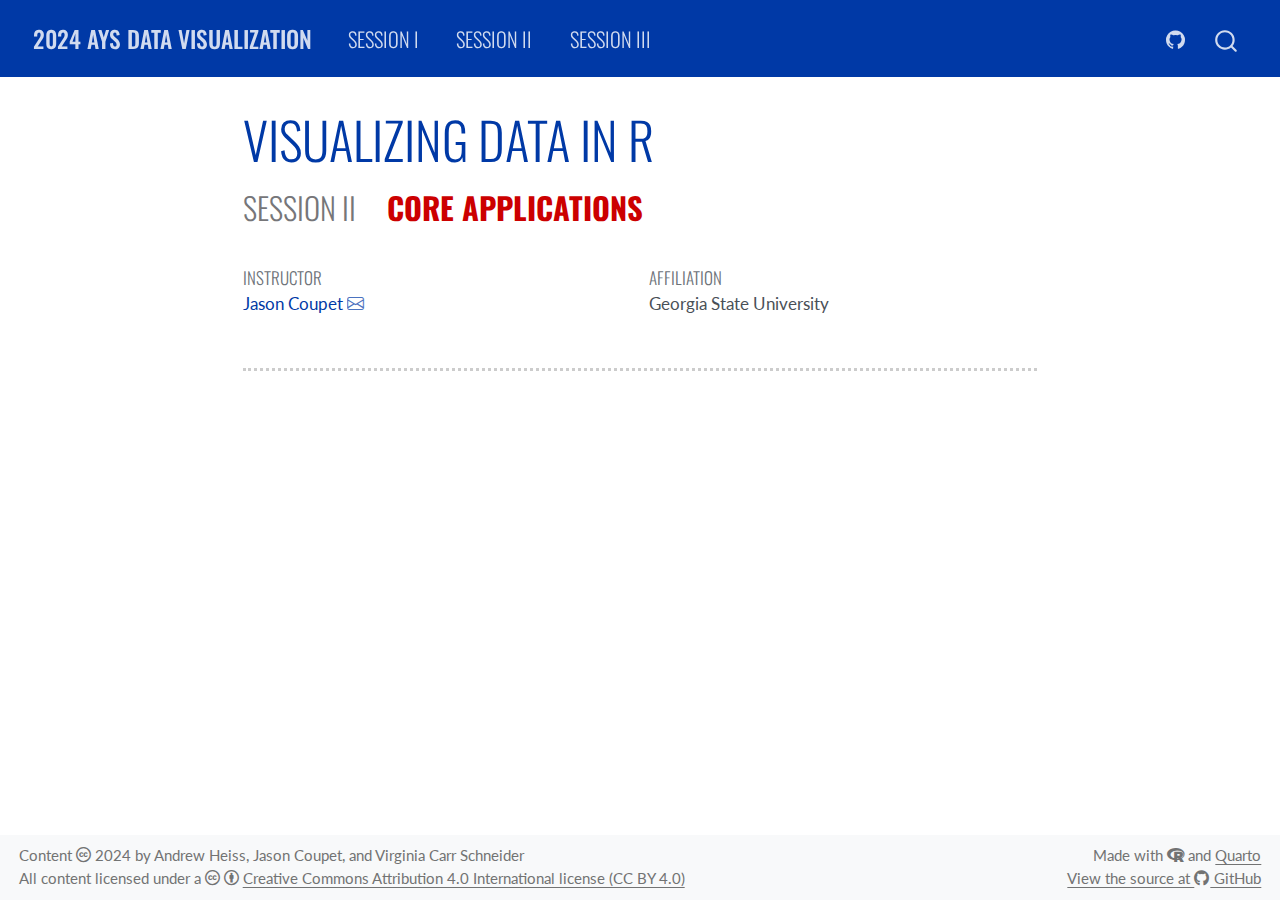
<file: session_2/index.html>
<!DOCTYPE html>
<html xmlns="http://www.w3.org/1999/xhtml" lang="en" xml:lang="en"><head>

<meta charset="utf-8">
<meta name="generator" content="quarto-1.6.1">

<meta name="viewport" content="width=device-width, initial-scale=1.0, user-scalable=yes">

<meta name="author" content="Jason Coupet">

<title>Visualizing Data in R – 2024 AYS Data Visualization</title>
<style>
code{white-space: pre-wrap;}
span.smallcaps{font-variant: small-caps;}
div.columns{display: flex; gap: min(4vw, 1.5em);}
div.column{flex: auto; overflow-x: auto;}
div.hanging-indent{margin-left: 1.5em; text-indent: -1.5em;}
ul.task-list{list-style: none;}
ul.task-list li input[type="checkbox"] {
  width: 0.8em;
  margin: 0 0.8em 0.2em -1em; /* quarto-specific, see https://github.com/quarto-dev/quarto-cli/issues/4556 */ 
  vertical-align: middle;
}
</style>


<script src="../site_libs/quarto-nav/quarto-nav.js"></script>
<script src="../site_libs/quarto-nav/headroom.min.js"></script>
<script src="../site_libs/clipboard/clipboard.min.js"></script>
<script src="../site_libs/quarto-search/autocomplete.umd.js"></script>
<script src="../site_libs/quarto-search/fuse.min.js"></script>
<script src="../site_libs/quarto-search/quarto-search.js"></script>
<meta name="quarto:offset" content="../">
<script src="../site_libs/quarto-html/quarto.js"></script>
<script src="../site_libs/quarto-html/popper.min.js"></script>
<script src="../site_libs/quarto-html/tippy.umd.min.js"></script>
<script src="../site_libs/quarto-html/anchor.min.js"></script>
<link href="../site_libs/quarto-html/tippy.css" rel="stylesheet">
<link href="../site_libs/quarto-html/quarto-syntax-highlighting.css" rel="stylesheet" id="quarto-text-highlighting-styles">
<script src="../site_libs/bootstrap/bootstrap.min.js"></script>
<link href="../site_libs/bootstrap/bootstrap-icons.css" rel="stylesheet">
<link href="../site_libs/bootstrap/bootstrap.min.css" rel="stylesheet" id="quarto-bootstrap" data-mode="light">
<link href="../site_libs/quarto-contrib/fontawesome6-0.1.0/all.css" rel="stylesheet">
<link href="../site_libs/quarto-contrib/fontawesome6-0.1.0/latex-fontsize.css" rel="stylesheet">
<script id="quarto-search-options" type="application/json">{
  "location": "navbar",
  "copy-button": false,
  "collapse-after": 3,
  "panel-placement": "end",
  "type": "overlay",
  "limit": 50,
  "keyboard-shortcut": [
    "f",
    "/",
    "s"
  ],
  "show-item-context": false,
  "language": {
    "search-no-results-text": "No results",
    "search-matching-documents-text": "matching documents",
    "search-copy-link-title": "Copy link to search",
    "search-hide-matches-text": "Hide additional matches",
    "search-more-match-text": "more match in this document",
    "search-more-matches-text": "more matches in this document",
    "search-clear-button-title": "Clear",
    "search-text-placeholder": "",
    "search-detached-cancel-button-title": "Cancel",
    "search-submit-button-title": "Submit",
    "search-label": "Search"
  }
}</script>


</head>

<body class="nav-fixed fullcontent">

<div id="quarto-search-results"></div>
  <header id="quarto-header" class="headroom fixed-top">
    <nav class="navbar navbar-expand-lg " data-bs-theme="dark">
      <div class="navbar-container container-fluid">
      <div class="navbar-brand-container mx-auto">
    <a class="navbar-brand" href="../index.html">
    <span class="navbar-title">2024 AYS Data Visualization</span>
    </a>
  </div>
            <div id="quarto-search" class="" title="Search"></div>
          <button class="navbar-toggler" type="button" data-bs-toggle="collapse" data-bs-target="#navbarCollapse" aria-controls="navbarCollapse" role="menu" aria-expanded="false" aria-label="Toggle navigation" onclick="if (window.quartoToggleHeadroom) { window.quartoToggleHeadroom(); }">
  <span class="navbar-toggler-icon"></span>
</button>
          <div class="collapse navbar-collapse" id="navbarCollapse">
            <ul class="navbar-nav navbar-nav-scroll me-auto">
  <li class="nav-item">
    <a class="nav-link" href="../session_1/index.html"> 
<span class="menu-text">Session I</span></a>
  </li>  
  <li class="nav-item">
    <a class="nav-link active" href="../session_2/index.html" aria-current="page"> 
<span class="menu-text">Session II</span></a>
  </li>  
  <li class="nav-item">
    <a class="nav-link" href="../session_3/index.html"> 
<span class="menu-text">Session III</span></a>
  </li>  
</ul>
            <ul class="navbar-nav navbar-nav-scroll ms-auto">
  <li class="nav-item compact">
    <a class="nav-link" href="https://github.com/aysps/2024-aysps-dataviz-fall"> <i class="bi bi-github" role="img">
</i> 
<span class="menu-text"></span></a>
  </li>  
</ul>
          </div> <!-- /navcollapse -->
            <div class="quarto-navbar-tools">
</div>
      </div> <!-- /container-fluid -->
    </nav>
</header>
<!-- content -->
<div id="quarto-content" class="quarto-container page-columns page-rows-contents page-layout-article page-navbar">
<!-- sidebar -->
<!-- margin-sidebar -->
    
<!-- main -->
<main class="content" id="quarto-document-content">

<header id="title-block-header" class="quarto-title-block default">
<div class="quarto-title">
<h1 class="title">Visualizing Data in R</h1>
<p class="subtitle lead"></p><p>Session II <strong>Core Applications</strong></p><p></p>
</div>


<div class="quarto-title-meta-author">
  <div class="quarto-title-meta-heading">Instructor</div>
  <div class="quarto-title-meta-heading">Affiliation</div>
  
    <div class="quarto-title-meta-contents">
    <p class="author"><a href="https://aysps.gsu.edu/profile/jason-coupet/">Jason Coupet</a> <a href="mailto:jcoupet@gsu.edu" class="quarto-title-author-email"><i class="bi bi-envelope"></i></a> </p>
  </div>
  <div class="quarto-title-meta-contents">
        <p class="affiliation">
            Georgia State University
          </p>
      </div>
  </div>

<div class="quarto-title-meta">

      
  
    
  </div>
  


</header>





</main> <!-- /main -->
<script id="quarto-html-after-body" type="application/javascript">
window.document.addEventListener("DOMContentLoaded", function (event) {
  const toggleBodyColorMode = (bsSheetEl) => {
    const mode = bsSheetEl.getAttribute("data-mode");
    const bodyEl = window.document.querySelector("body");
    if (mode === "dark") {
      bodyEl.classList.add("quarto-dark");
      bodyEl.classList.remove("quarto-light");
    } else {
      bodyEl.classList.add("quarto-light");
      bodyEl.classList.remove("quarto-dark");
    }
  }
  const toggleBodyColorPrimary = () => {
    const bsSheetEl = window.document.querySelector("link#quarto-bootstrap");
    if (bsSheetEl) {
      toggleBodyColorMode(bsSheetEl);
    }
  }
  toggleBodyColorPrimary();  
  const icon = "";
  const anchorJS = new window.AnchorJS();
  anchorJS.options = {
    placement: 'right',
    icon: icon
  };
  anchorJS.add('.anchored');
  const isCodeAnnotation = (el) => {
    for (const clz of el.classList) {
      if (clz.startsWith('code-annotation-')) {                     
        return true;
      }
    }
    return false;
  }
  const onCopySuccess = function(e) {
    // button target
    const button = e.trigger;
    // don't keep focus
    button.blur();
    // flash "checked"
    button.classList.add('code-copy-button-checked');
    var currentTitle = button.getAttribute("title");
    button.setAttribute("title", "Copied!");
    let tooltip;
    if (window.bootstrap) {
      button.setAttribute("data-bs-toggle", "tooltip");
      button.setAttribute("data-bs-placement", "left");
      button.setAttribute("data-bs-title", "Copied!");
      tooltip = new bootstrap.Tooltip(button, 
        { trigger: "manual", 
          customClass: "code-copy-button-tooltip",
          offset: [0, -8]});
      tooltip.show();    
    }
    setTimeout(function() {
      if (tooltip) {
        tooltip.hide();
        button.removeAttribute("data-bs-title");
        button.removeAttribute("data-bs-toggle");
        button.removeAttribute("data-bs-placement");
      }
      button.setAttribute("title", currentTitle);
      button.classList.remove('code-copy-button-checked');
    }, 1000);
    // clear code selection
    e.clearSelection();
  }
  const getTextToCopy = function(trigger) {
      const codeEl = trigger.previousElementSibling.cloneNode(true);
      for (const childEl of codeEl.children) {
        if (isCodeAnnotation(childEl)) {
          childEl.remove();
        }
      }
      return codeEl.innerText;
  }
  const clipboard = new window.ClipboardJS('.code-copy-button:not([data-in-quarto-modal])', {
    text: getTextToCopy
  });
  clipboard.on('success', onCopySuccess);
  if (window.document.getElementById('quarto-embedded-source-code-modal')) {
    // For code content inside modals, clipBoardJS needs to be initialized with a container option
    // TODO: Check when it could be a function (https://github.com/zenorocha/clipboard.js/issues/860)
    const clipboardModal = new window.ClipboardJS('.code-copy-button[data-in-quarto-modal]', {
      text: getTextToCopy,
      container: window.document.getElementById('quarto-embedded-source-code-modal')
    });
    clipboardModal.on('success', onCopySuccess);
  }
    var localhostRegex = new RegExp(/^(?:http|https):\/\/localhost\:?[0-9]*\//);
    var mailtoRegex = new RegExp(/^mailto:/);
      var filterRegex = new RegExp("https:\/\/aysps\.github\.io\/2024-aysps-dataviz-fall\/");
    var isInternal = (href) => {
        return filterRegex.test(href) || localhostRegex.test(href) || mailtoRegex.test(href);
    }
    // Inspect non-navigation links and adorn them if external
 	var links = window.document.querySelectorAll('a[href]:not(.nav-link):not(.navbar-brand):not(.toc-action):not(.sidebar-link):not(.sidebar-item-toggle):not(.pagination-link):not(.no-external):not([aria-hidden]):not(.dropdown-item):not(.quarto-navigation-tool):not(.about-link)');
    for (var i=0; i<links.length; i++) {
      const link = links[i];
      if (!isInternal(link.href)) {
        // undo the damage that might have been done by quarto-nav.js in the case of
        // links that we want to consider external
        if (link.dataset.originalHref !== undefined) {
          link.href = link.dataset.originalHref;
        }
      }
    }
  function tippyHover(el, contentFn, onTriggerFn, onUntriggerFn) {
    const config = {
      allowHTML: true,
      maxWidth: 500,
      delay: 100,
      arrow: false,
      appendTo: function(el) {
          return el.parentElement;
      },
      interactive: true,
      interactiveBorder: 10,
      theme: 'quarto',
      placement: 'bottom-start',
    };
    if (contentFn) {
      config.content = contentFn;
    }
    if (onTriggerFn) {
      config.onTrigger = onTriggerFn;
    }
    if (onUntriggerFn) {
      config.onUntrigger = onUntriggerFn;
    }
    window.tippy(el, config); 
  }
  const noterefs = window.document.querySelectorAll('a[role="doc-noteref"]');
  for (var i=0; i<noterefs.length; i++) {
    const ref = noterefs[i];
    tippyHover(ref, function() {
      // use id or data attribute instead here
      let href = ref.getAttribute('data-footnote-href') || ref.getAttribute('href');
      try { href = new URL(href).hash; } catch {}
      const id = href.replace(/^#\/?/, "");
      const note = window.document.getElementById(id);
      if (note) {
        return note.innerHTML;
      } else {
        return "";
      }
    });
  }
  const xrefs = window.document.querySelectorAll('a.quarto-xref');
  const processXRef = (id, note) => {
    // Strip column container classes
    const stripColumnClz = (el) => {
      el.classList.remove("page-full", "page-columns");
      if (el.children) {
        for (const child of el.children) {
          stripColumnClz(child);
        }
      }
    }
    stripColumnClz(note)
    if (id === null || id.startsWith('sec-')) {
      // Special case sections, only their first couple elements
      const container = document.createElement("div");
      if (note.children && note.children.length > 2) {
        container.appendChild(note.children[0].cloneNode(true));
        for (let i = 1; i < note.children.length; i++) {
          const child = note.children[i];
          if (child.tagName === "P" && child.innerText === "") {
            continue;
          } else {
            container.appendChild(child.cloneNode(true));
            break;
          }
        }
        if (window.Quarto?.typesetMath) {
          window.Quarto.typesetMath(container);
        }
        return container.innerHTML
      } else {
        if (window.Quarto?.typesetMath) {
          window.Quarto.typesetMath(note);
        }
        return note.innerHTML;
      }
    } else {
      // Remove any anchor links if they are present
      const anchorLink = note.querySelector('a.anchorjs-link');
      if (anchorLink) {
        anchorLink.remove();
      }
      if (window.Quarto?.typesetMath) {
        window.Quarto.typesetMath(note);
      }
      // TODO in 1.5, we should make sure this works without a callout special case
      if (note.classList.contains("callout")) {
        return note.outerHTML;
      } else {
        return note.innerHTML;
      }
    }
  }
  for (var i=0; i<xrefs.length; i++) {
    const xref = xrefs[i];
    tippyHover(xref, undefined, function(instance) {
      instance.disable();
      let url = xref.getAttribute('href');
      let hash = undefined; 
      if (url.startsWith('#')) {
        hash = url;
      } else {
        try { hash = new URL(url).hash; } catch {}
      }
      if (hash) {
        const id = hash.replace(/^#\/?/, "");
        const note = window.document.getElementById(id);
        if (note !== null) {
          try {
            const html = processXRef(id, note.cloneNode(true));
            instance.setContent(html);
          } finally {
            instance.enable();
            instance.show();
          }
        } else {
          // See if we can fetch this
          fetch(url.split('#')[0])
          .then(res => res.text())
          .then(html => {
            const parser = new DOMParser();
            const htmlDoc = parser.parseFromString(html, "text/html");
            const note = htmlDoc.getElementById(id);
            if (note !== null) {
              const html = processXRef(id, note);
              instance.setContent(html);
            } 
          }).finally(() => {
            instance.enable();
            instance.show();
          });
        }
      } else {
        // See if we can fetch a full url (with no hash to target)
        // This is a special case and we should probably do some content thinning / targeting
        fetch(url)
        .then(res => res.text())
        .then(html => {
          const parser = new DOMParser();
          const htmlDoc = parser.parseFromString(html, "text/html");
          const note = htmlDoc.querySelector('main.content');
          if (note !== null) {
            // This should only happen for chapter cross references
            // (since there is no id in the URL)
            // remove the first header
            if (note.children.length > 0 && note.children[0].tagName === "HEADER") {
              note.children[0].remove();
            }
            const html = processXRef(null, note);
            instance.setContent(html);
          } 
        }).finally(() => {
          instance.enable();
          instance.show();
        });
      }
    }, function(instance) {
    });
  }
      let selectedAnnoteEl;
      const selectorForAnnotation = ( cell, annotation) => {
        let cellAttr = 'data-code-cell="' + cell + '"';
        let lineAttr = 'data-code-annotation="' +  annotation + '"';
        const selector = 'span[' + cellAttr + '][' + lineAttr + ']';
        return selector;
      }
      const selectCodeLines = (annoteEl) => {
        const doc = window.document;
        const targetCell = annoteEl.getAttribute("data-target-cell");
        const targetAnnotation = annoteEl.getAttribute("data-target-annotation");
        const annoteSpan = window.document.querySelector(selectorForAnnotation(targetCell, targetAnnotation));
        const lines = annoteSpan.getAttribute("data-code-lines").split(",");
        const lineIds = lines.map((line) => {
          return targetCell + "-" + line;
        })
        let top = null;
        let height = null;
        let parent = null;
        if (lineIds.length > 0) {
            //compute the position of the single el (top and bottom and make a div)
            const el = window.document.getElementById(lineIds[0]);
            top = el.offsetTop;
            height = el.offsetHeight;
            parent = el.parentElement.parentElement;
          if (lineIds.length > 1) {
            const lastEl = window.document.getElementById(lineIds[lineIds.length - 1]);
            const bottom = lastEl.offsetTop + lastEl.offsetHeight;
            height = bottom - top;
          }
          if (top !== null && height !== null && parent !== null) {
            // cook up a div (if necessary) and position it 
            let div = window.document.getElementById("code-annotation-line-highlight");
            if (div === null) {
              div = window.document.createElement("div");
              div.setAttribute("id", "code-annotation-line-highlight");
              div.style.position = 'absolute';
              parent.appendChild(div);
            }
            div.style.top = top - 2 + "px";
            div.style.height = height + 4 + "px";
            div.style.left = 0;
            let gutterDiv = window.document.getElementById("code-annotation-line-highlight-gutter");
            if (gutterDiv === null) {
              gutterDiv = window.document.createElement("div");
              gutterDiv.setAttribute("id", "code-annotation-line-highlight-gutter");
              gutterDiv.style.position = 'absolute';
              const codeCell = window.document.getElementById(targetCell);
              const gutter = codeCell.querySelector('.code-annotation-gutter');
              gutter.appendChild(gutterDiv);
            }
            gutterDiv.style.top = top - 2 + "px";
            gutterDiv.style.height = height + 4 + "px";
          }
          selectedAnnoteEl = annoteEl;
        }
      };
      const unselectCodeLines = () => {
        const elementsIds = ["code-annotation-line-highlight", "code-annotation-line-highlight-gutter"];
        elementsIds.forEach((elId) => {
          const div = window.document.getElementById(elId);
          if (div) {
            div.remove();
          }
        });
        selectedAnnoteEl = undefined;
      };
        // Handle positioning of the toggle
    window.addEventListener(
      "resize",
      throttle(() => {
        elRect = undefined;
        if (selectedAnnoteEl) {
          selectCodeLines(selectedAnnoteEl);
        }
      }, 10)
    );
    function throttle(fn, ms) {
    let throttle = false;
    let timer;
      return (...args) => {
        if(!throttle) { // first call gets through
            fn.apply(this, args);
            throttle = true;
        } else { // all the others get throttled
            if(timer) clearTimeout(timer); // cancel #2
            timer = setTimeout(() => {
              fn.apply(this, args);
              timer = throttle = false;
            }, ms);
        }
      };
    }
      // Attach click handler to the DT
      const annoteDls = window.document.querySelectorAll('dt[data-target-cell]');
      for (const annoteDlNode of annoteDls) {
        annoteDlNode.addEventListener('click', (event) => {
          const clickedEl = event.target;
          if (clickedEl !== selectedAnnoteEl) {
            unselectCodeLines();
            const activeEl = window.document.querySelector('dt[data-target-cell].code-annotation-active');
            if (activeEl) {
              activeEl.classList.remove('code-annotation-active');
            }
            selectCodeLines(clickedEl);
            clickedEl.classList.add('code-annotation-active');
          } else {
            // Unselect the line
            unselectCodeLines();
            clickedEl.classList.remove('code-annotation-active');
          }
        });
      }
  const findCites = (el) => {
    const parentEl = el.parentElement;
    if (parentEl) {
      const cites = parentEl.dataset.cites;
      if (cites) {
        return {
          el,
          cites: cites.split(' ')
        };
      } else {
        return findCites(el.parentElement)
      }
    } else {
      return undefined;
    }
  };
  var bibliorefs = window.document.querySelectorAll('a[role="doc-biblioref"]');
  for (var i=0; i<bibliorefs.length; i++) {
    const ref = bibliorefs[i];
    const citeInfo = findCites(ref);
    if (citeInfo) {
      tippyHover(citeInfo.el, function() {
        var popup = window.document.createElement('div');
        citeInfo.cites.forEach(function(cite) {
          var citeDiv = window.document.createElement('div');
          citeDiv.classList.add('hanging-indent');
          citeDiv.classList.add('csl-entry');
          var biblioDiv = window.document.getElementById('ref-' + cite);
          if (biblioDiv) {
            citeDiv.innerHTML = biblioDiv.innerHTML;
          }
          popup.appendChild(citeDiv);
        });
        return popup.innerHTML;
      });
    }
  }
});
</script>
</div> <!-- /content -->
<footer class="footer">
  <div class="nav-footer">
    <div class="nav-footer-left">
<p>Content <i class="fa-brands fa-creative-commons" aria-label="creative-commons"></i> 2024 by Andrew Heiss, Jason Coupet, and Virginia Carr Schneider <br> All content licensed under a <i class="fa-brands fa-creative-commons" aria-label="creative-commons"></i> <i class="fa-brands fa-creative-commons-by" aria-label="creative-commons-by"></i> <a href="https://creativecommons.org/licenses/by/4.0/">Creative Commons Attribution 4.0 International license (CC BY 4.0)</a></p>
</div>   
    <div class="nav-footer-center">
      &nbsp;
    </div>
    <div class="nav-footer-right">
<p>Made with <i class="fa-brands fa-r-project" aria-label="r-project"></i> and <a href="https://quarto.org/">Quarto</a><br> <a href="https://github.com/aysps/2024-aysps-dataviz-fall">View the source at <i class="fa-brands fa-github" aria-label="github"></i> GitHub</a></p>
</div>
  </div>
</footer>




</body></html>
</file>
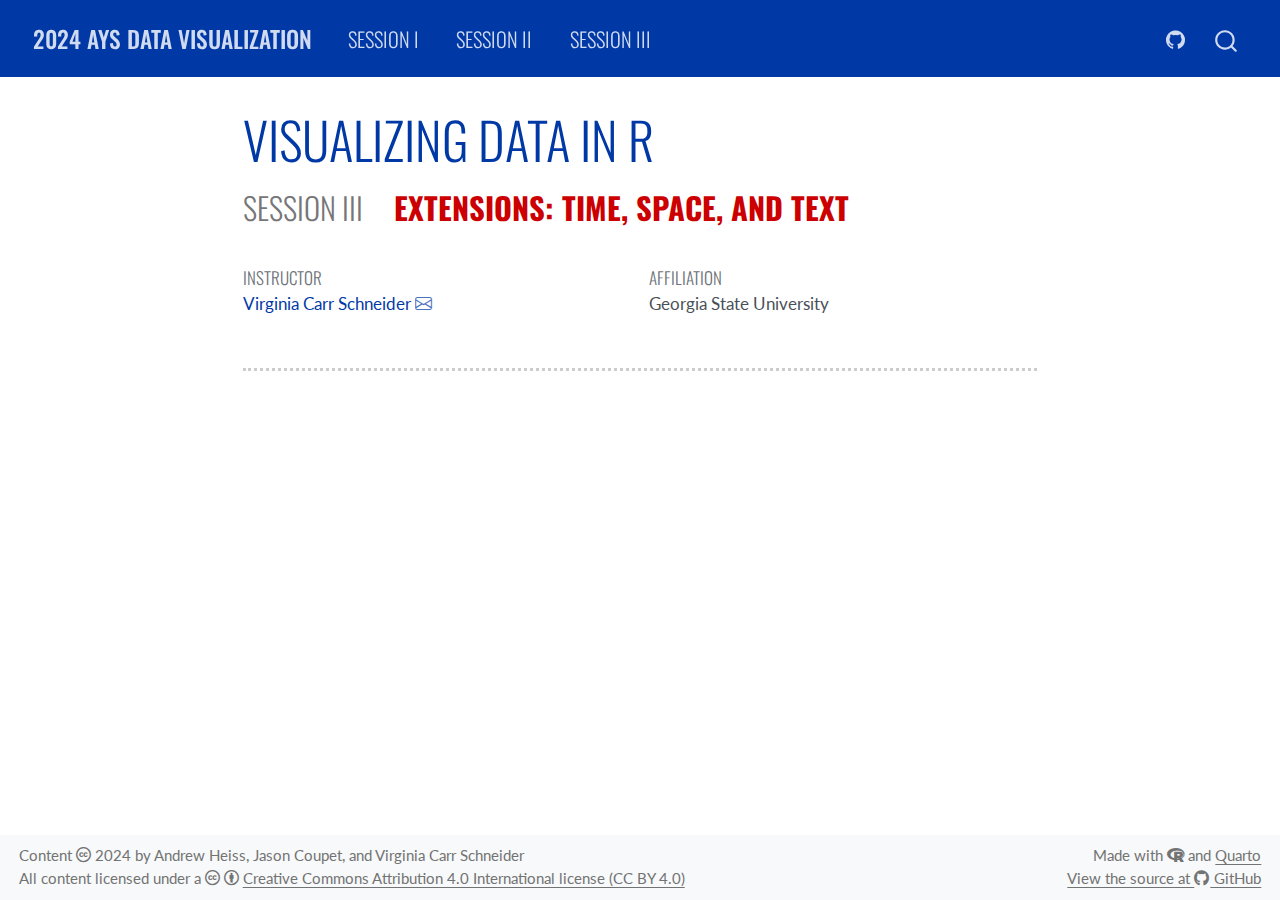
<file: session_3/index.html>
<!DOCTYPE html>
<html xmlns="http://www.w3.org/1999/xhtml" lang="en" xml:lang="en"><head>

<meta charset="utf-8">
<meta name="generator" content="quarto-1.6.1">

<meta name="viewport" content="width=device-width, initial-scale=1.0, user-scalable=yes">

<meta name="author" content="Virginia Carr Schneider">

<title>Visualizing Data in R – 2024 AYS Data Visualization</title>
<style>
code{white-space: pre-wrap;}
span.smallcaps{font-variant: small-caps;}
div.columns{display: flex; gap: min(4vw, 1.5em);}
div.column{flex: auto; overflow-x: auto;}
div.hanging-indent{margin-left: 1.5em; text-indent: -1.5em;}
ul.task-list{list-style: none;}
ul.task-list li input[type="checkbox"] {
  width: 0.8em;
  margin: 0 0.8em 0.2em -1em; /* quarto-specific, see https://github.com/quarto-dev/quarto-cli/issues/4556 */ 
  vertical-align: middle;
}
</style>


<script src="../site_libs/quarto-nav/quarto-nav.js"></script>
<script src="../site_libs/quarto-nav/headroom.min.js"></script>
<script src="../site_libs/clipboard/clipboard.min.js"></script>
<script src="../site_libs/quarto-search/autocomplete.umd.js"></script>
<script src="../site_libs/quarto-search/fuse.min.js"></script>
<script src="../site_libs/quarto-search/quarto-search.js"></script>
<meta name="quarto:offset" content="../">
<script src="../site_libs/quarto-html/quarto.js"></script>
<script src="../site_libs/quarto-html/popper.min.js"></script>
<script src="../site_libs/quarto-html/tippy.umd.min.js"></script>
<script src="../site_libs/quarto-html/anchor.min.js"></script>
<link href="../site_libs/quarto-html/tippy.css" rel="stylesheet">
<link href="../site_libs/quarto-html/quarto-syntax-highlighting.css" rel="stylesheet" id="quarto-text-highlighting-styles">
<script src="../site_libs/bootstrap/bootstrap.min.js"></script>
<link href="../site_libs/bootstrap/bootstrap-icons.css" rel="stylesheet">
<link href="../site_libs/bootstrap/bootstrap.min.css" rel="stylesheet" id="quarto-bootstrap" data-mode="light">
<link href="../site_libs/quarto-contrib/fontawesome6-0.1.0/all.css" rel="stylesheet">
<link href="../site_libs/quarto-contrib/fontawesome6-0.1.0/latex-fontsize.css" rel="stylesheet">
<script id="quarto-search-options" type="application/json">{
  "location": "navbar",
  "copy-button": false,
  "collapse-after": 3,
  "panel-placement": "end",
  "type": "overlay",
  "limit": 50,
  "keyboard-shortcut": [
    "f",
    "/",
    "s"
  ],
  "show-item-context": false,
  "language": {
    "search-no-results-text": "No results",
    "search-matching-documents-text": "matching documents",
    "search-copy-link-title": "Copy link to search",
    "search-hide-matches-text": "Hide additional matches",
    "search-more-match-text": "more match in this document",
    "search-more-matches-text": "more matches in this document",
    "search-clear-button-title": "Clear",
    "search-text-placeholder": "",
    "search-detached-cancel-button-title": "Cancel",
    "search-submit-button-title": "Submit",
    "search-label": "Search"
  }
}</script>


</head>

<body class="nav-fixed fullcontent">

<div id="quarto-search-results"></div>
  <header id="quarto-header" class="headroom fixed-top">
    <nav class="navbar navbar-expand-lg " data-bs-theme="dark">
      <div class="navbar-container container-fluid">
      <div class="navbar-brand-container mx-auto">
    <a class="navbar-brand" href="../index.html">
    <span class="navbar-title">2024 AYS Data Visualization</span>
    </a>
  </div>
            <div id="quarto-search" class="" title="Search"></div>
          <button class="navbar-toggler" type="button" data-bs-toggle="collapse" data-bs-target="#navbarCollapse" aria-controls="navbarCollapse" role="menu" aria-expanded="false" aria-label="Toggle navigation" onclick="if (window.quartoToggleHeadroom) { window.quartoToggleHeadroom(); }">
  <span class="navbar-toggler-icon"></span>
</button>
          <div class="collapse navbar-collapse" id="navbarCollapse">
            <ul class="navbar-nav navbar-nav-scroll me-auto">
  <li class="nav-item">
    <a class="nav-link" href="../session_1/index.html"> 
<span class="menu-text">Session I</span></a>
  </li>  
  <li class="nav-item">
    <a class="nav-link" href="../session_2/index.html"> 
<span class="menu-text">Session II</span></a>
  </li>  
  <li class="nav-item">
    <a class="nav-link active" href="../session_3/index.html" aria-current="page"> 
<span class="menu-text">Session III</span></a>
  </li>  
</ul>
            <ul class="navbar-nav navbar-nav-scroll ms-auto">
  <li class="nav-item compact">
    <a class="nav-link" href="https://github.com/aysps/2024-aysps-dataviz-fall"> <i class="bi bi-github" role="img">
</i> 
<span class="menu-text"></span></a>
  </li>  
</ul>
          </div> <!-- /navcollapse -->
            <div class="quarto-navbar-tools">
</div>
      </div> <!-- /container-fluid -->
    </nav>
</header>
<!-- content -->
<div id="quarto-content" class="quarto-container page-columns page-rows-contents page-layout-article page-navbar">
<!-- sidebar -->
<!-- margin-sidebar -->
    
<!-- main -->
<main class="content" id="quarto-document-content">

<header id="title-block-header" class="quarto-title-block default">
<div class="quarto-title">
<h1 class="title">Visualizing Data in R</h1>
<p class="subtitle lead"></p><p>Session III <strong>Extensions: Time, Space, and Text</strong></p><p></p>
</div>


<div class="quarto-title-meta-author">
  <div class="quarto-title-meta-heading">Instructor</div>
  <div class="quarto-title-meta-heading">Affiliation</div>
  
    <div class="quarto-title-meta-contents">
    <p class="author"><a href="https://aysps.gsu.edu/phd-student/virginia-carrschneider/">Virginia Carr Schneider</a> <a href="mailto:vcarr3@student.gsu.edu" class="quarto-title-author-email"><i class="bi bi-envelope"></i></a> </p>
  </div>
  <div class="quarto-title-meta-contents">
        <p class="affiliation">
            Georgia State University
          </p>
      </div>
  </div>

<div class="quarto-title-meta">

      
  
    
  </div>
  


</header>





</main> <!-- /main -->
<script id="quarto-html-after-body" type="application/javascript">
window.document.addEventListener("DOMContentLoaded", function (event) {
  const toggleBodyColorMode = (bsSheetEl) => {
    const mode = bsSheetEl.getAttribute("data-mode");
    const bodyEl = window.document.querySelector("body");
    if (mode === "dark") {
      bodyEl.classList.add("quarto-dark");
      bodyEl.classList.remove("quarto-light");
    } else {
      bodyEl.classList.add("quarto-light");
      bodyEl.classList.remove("quarto-dark");
    }
  }
  const toggleBodyColorPrimary = () => {
    const bsSheetEl = window.document.querySelector("link#quarto-bootstrap");
    if (bsSheetEl) {
      toggleBodyColorMode(bsSheetEl);
    }
  }
  toggleBodyColorPrimary();  
  const icon = "";
  const anchorJS = new window.AnchorJS();
  anchorJS.options = {
    placement: 'right',
    icon: icon
  };
  anchorJS.add('.anchored');
  const isCodeAnnotation = (el) => {
    for (const clz of el.classList) {
      if (clz.startsWith('code-annotation-')) {                     
        return true;
      }
    }
    return false;
  }
  const onCopySuccess = function(e) {
    // button target
    const button = e.trigger;
    // don't keep focus
    button.blur();
    // flash "checked"
    button.classList.add('code-copy-button-checked');
    var currentTitle = button.getAttribute("title");
    button.setAttribute("title", "Copied!");
    let tooltip;
    if (window.bootstrap) {
      button.setAttribute("data-bs-toggle", "tooltip");
      button.setAttribute("data-bs-placement", "left");
      button.setAttribute("data-bs-title", "Copied!");
      tooltip = new bootstrap.Tooltip(button, 
        { trigger: "manual", 
          customClass: "code-copy-button-tooltip",
          offset: [0, -8]});
      tooltip.show();    
    }
    setTimeout(function() {
      if (tooltip) {
        tooltip.hide();
        button.removeAttribute("data-bs-title");
        button.removeAttribute("data-bs-toggle");
        button.removeAttribute("data-bs-placement");
      }
      button.setAttribute("title", currentTitle);
      button.classList.remove('code-copy-button-checked');
    }, 1000);
    // clear code selection
    e.clearSelection();
  }
  const getTextToCopy = function(trigger) {
      const codeEl = trigger.previousElementSibling.cloneNode(true);
      for (const childEl of codeEl.children) {
        if (isCodeAnnotation(childEl)) {
          childEl.remove();
        }
      }
      return codeEl.innerText;
  }
  const clipboard = new window.ClipboardJS('.code-copy-button:not([data-in-quarto-modal])', {
    text: getTextToCopy
  });
  clipboard.on('success', onCopySuccess);
  if (window.document.getElementById('quarto-embedded-source-code-modal')) {
    // For code content inside modals, clipBoardJS needs to be initialized with a container option
    // TODO: Check when it could be a function (https://github.com/zenorocha/clipboard.js/issues/860)
    const clipboardModal = new window.ClipboardJS('.code-copy-button[data-in-quarto-modal]', {
      text: getTextToCopy,
      container: window.document.getElementById('quarto-embedded-source-code-modal')
    });
    clipboardModal.on('success', onCopySuccess);
  }
    var localhostRegex = new RegExp(/^(?:http|https):\/\/localhost\:?[0-9]*\//);
    var mailtoRegex = new RegExp(/^mailto:/);
      var filterRegex = new RegExp("https:\/\/aysps\.github\.io\/2024-aysps-dataviz-fall\/");
    var isInternal = (href) => {
        return filterRegex.test(href) || localhostRegex.test(href) || mailtoRegex.test(href);
    }
    // Inspect non-navigation links and adorn them if external
 	var links = window.document.querySelectorAll('a[href]:not(.nav-link):not(.navbar-brand):not(.toc-action):not(.sidebar-link):not(.sidebar-item-toggle):not(.pagination-link):not(.no-external):not([aria-hidden]):not(.dropdown-item):not(.quarto-navigation-tool):not(.about-link)');
    for (var i=0; i<links.length; i++) {
      const link = links[i];
      if (!isInternal(link.href)) {
        // undo the damage that might have been done by quarto-nav.js in the case of
        // links that we want to consider external
        if (link.dataset.originalHref !== undefined) {
          link.href = link.dataset.originalHref;
        }
      }
    }
  function tippyHover(el, contentFn, onTriggerFn, onUntriggerFn) {
    const config = {
      allowHTML: true,
      maxWidth: 500,
      delay: 100,
      arrow: false,
      appendTo: function(el) {
          return el.parentElement;
      },
      interactive: true,
      interactiveBorder: 10,
      theme: 'quarto',
      placement: 'bottom-start',
    };
    if (contentFn) {
      config.content = contentFn;
    }
    if (onTriggerFn) {
      config.onTrigger = onTriggerFn;
    }
    if (onUntriggerFn) {
      config.onUntrigger = onUntriggerFn;
    }
    window.tippy(el, config); 
  }
  const noterefs = window.document.querySelectorAll('a[role="doc-noteref"]');
  for (var i=0; i<noterefs.length; i++) {
    const ref = noterefs[i];
    tippyHover(ref, function() {
      // use id or data attribute instead here
      let href = ref.getAttribute('data-footnote-href') || ref.getAttribute('href');
      try { href = new URL(href).hash; } catch {}
      const id = href.replace(/^#\/?/, "");
      const note = window.document.getElementById(id);
      if (note) {
        return note.innerHTML;
      } else {
        return "";
      }
    });
  }
  const xrefs = window.document.querySelectorAll('a.quarto-xref');
  const processXRef = (id, note) => {
    // Strip column container classes
    const stripColumnClz = (el) => {
      el.classList.remove("page-full", "page-columns");
      if (el.children) {
        for (const child of el.children) {
          stripColumnClz(child);
        }
      }
    }
    stripColumnClz(note)
    if (id === null || id.startsWith('sec-')) {
      // Special case sections, only their first couple elements
      const container = document.createElement("div");
      if (note.children && note.children.length > 2) {
        container.appendChild(note.children[0].cloneNode(true));
        for (let i = 1; i < note.children.length; i++) {
          const child = note.children[i];
          if (child.tagName === "P" && child.innerText === "") {
            continue;
          } else {
            container.appendChild(child.cloneNode(true));
            break;
          }
        }
        if (window.Quarto?.typesetMath) {
          window.Quarto.typesetMath(container);
        }
        return container.innerHTML
      } else {
        if (window.Quarto?.typesetMath) {
          window.Quarto.typesetMath(note);
        }
        return note.innerHTML;
      }
    } else {
      // Remove any anchor links if they are present
      const anchorLink = note.querySelector('a.anchorjs-link');
      if (anchorLink) {
        anchorLink.remove();
      }
      if (window.Quarto?.typesetMath) {
        window.Quarto.typesetMath(note);
      }
      // TODO in 1.5, we should make sure this works without a callout special case
      if (note.classList.contains("callout")) {
        return note.outerHTML;
      } else {
        return note.innerHTML;
      }
    }
  }
  for (var i=0; i<xrefs.length; i++) {
    const xref = xrefs[i];
    tippyHover(xref, undefined, function(instance) {
      instance.disable();
      let url = xref.getAttribute('href');
      let hash = undefined; 
      if (url.startsWith('#')) {
        hash = url;
      } else {
        try { hash = new URL(url).hash; } catch {}
      }
      if (hash) {
        const id = hash.replace(/^#\/?/, "");
        const note = window.document.getElementById(id);
        if (note !== null) {
          try {
            const html = processXRef(id, note.cloneNode(true));
            instance.setContent(html);
          } finally {
            instance.enable();
            instance.show();
          }
        } else {
          // See if we can fetch this
          fetch(url.split('#')[0])
          .then(res => res.text())
          .then(html => {
            const parser = new DOMParser();
            const htmlDoc = parser.parseFromString(html, "text/html");
            const note = htmlDoc.getElementById(id);
            if (note !== null) {
              const html = processXRef(id, note);
              instance.setContent(html);
            } 
          }).finally(() => {
            instance.enable();
            instance.show();
          });
        }
      } else {
        // See if we can fetch a full url (with no hash to target)
        // This is a special case and we should probably do some content thinning / targeting
        fetch(url)
        .then(res => res.text())
        .then(html => {
          const parser = new DOMParser();
          const htmlDoc = parser.parseFromString(html, "text/html");
          const note = htmlDoc.querySelector('main.content');
          if (note !== null) {
            // This should only happen for chapter cross references
            // (since there is no id in the URL)
            // remove the first header
            if (note.children.length > 0 && note.children[0].tagName === "HEADER") {
              note.children[0].remove();
            }
            const html = processXRef(null, note);
            instance.setContent(html);
          } 
        }).finally(() => {
          instance.enable();
          instance.show();
        });
      }
    }, function(instance) {
    });
  }
      let selectedAnnoteEl;
      const selectorForAnnotation = ( cell, annotation) => {
        let cellAttr = 'data-code-cell="' + cell + '"';
        let lineAttr = 'data-code-annotation="' +  annotation + '"';
        const selector = 'span[' + cellAttr + '][' + lineAttr + ']';
        return selector;
      }
      const selectCodeLines = (annoteEl) => {
        const doc = window.document;
        const targetCell = annoteEl.getAttribute("data-target-cell");
        const targetAnnotation = annoteEl.getAttribute("data-target-annotation");
        const annoteSpan = window.document.querySelector(selectorForAnnotation(targetCell, targetAnnotation));
        const lines = annoteSpan.getAttribute("data-code-lines").split(",");
        const lineIds = lines.map((line) => {
          return targetCell + "-" + line;
        })
        let top = null;
        let height = null;
        let parent = null;
        if (lineIds.length > 0) {
            //compute the position of the single el (top and bottom and make a div)
            const el = window.document.getElementById(lineIds[0]);
            top = el.offsetTop;
            height = el.offsetHeight;
            parent = el.parentElement.parentElement;
          if (lineIds.length > 1) {
            const lastEl = window.document.getElementById(lineIds[lineIds.length - 1]);
            const bottom = lastEl.offsetTop + lastEl.offsetHeight;
            height = bottom - top;
          }
          if (top !== null && height !== null && parent !== null) {
            // cook up a div (if necessary) and position it 
            let div = window.document.getElementById("code-annotation-line-highlight");
            if (div === null) {
              div = window.document.createElement("div");
              div.setAttribute("id", "code-annotation-line-highlight");
              div.style.position = 'absolute';
              parent.appendChild(div);
            }
            div.style.top = top - 2 + "px";
            div.style.height = height + 4 + "px";
            div.style.left = 0;
            let gutterDiv = window.document.getElementById("code-annotation-line-highlight-gutter");
            if (gutterDiv === null) {
              gutterDiv = window.document.createElement("div");
              gutterDiv.setAttribute("id", "code-annotation-line-highlight-gutter");
              gutterDiv.style.position = 'absolute';
              const codeCell = window.document.getElementById(targetCell);
              const gutter = codeCell.querySelector('.code-annotation-gutter');
              gutter.appendChild(gutterDiv);
            }
            gutterDiv.style.top = top - 2 + "px";
            gutterDiv.style.height = height + 4 + "px";
          }
          selectedAnnoteEl = annoteEl;
        }
      };
      const unselectCodeLines = () => {
        const elementsIds = ["code-annotation-line-highlight", "code-annotation-line-highlight-gutter"];
        elementsIds.forEach((elId) => {
          const div = window.document.getElementById(elId);
          if (div) {
            div.remove();
          }
        });
        selectedAnnoteEl = undefined;
      };
        // Handle positioning of the toggle
    window.addEventListener(
      "resize",
      throttle(() => {
        elRect = undefined;
        if (selectedAnnoteEl) {
          selectCodeLines(selectedAnnoteEl);
        }
      }, 10)
    );
    function throttle(fn, ms) {
    let throttle = false;
    let timer;
      return (...args) => {
        if(!throttle) { // first call gets through
            fn.apply(this, args);
            throttle = true;
        } else { // all the others get throttled
            if(timer) clearTimeout(timer); // cancel #2
            timer = setTimeout(() => {
              fn.apply(this, args);
              timer = throttle = false;
            }, ms);
        }
      };
    }
      // Attach click handler to the DT
      const annoteDls = window.document.querySelectorAll('dt[data-target-cell]');
      for (const annoteDlNode of annoteDls) {
        annoteDlNode.addEventListener('click', (event) => {
          const clickedEl = event.target;
          if (clickedEl !== selectedAnnoteEl) {
            unselectCodeLines();
            const activeEl = window.document.querySelector('dt[data-target-cell].code-annotation-active');
            if (activeEl) {
              activeEl.classList.remove('code-annotation-active');
            }
            selectCodeLines(clickedEl);
            clickedEl.classList.add('code-annotation-active');
          } else {
            // Unselect the line
            unselectCodeLines();
            clickedEl.classList.remove('code-annotation-active');
          }
        });
      }
  const findCites = (el) => {
    const parentEl = el.parentElement;
    if (parentEl) {
      const cites = parentEl.dataset.cites;
      if (cites) {
        return {
          el,
          cites: cites.split(' ')
        };
      } else {
        return findCites(el.parentElement)
      }
    } else {
      return undefined;
    }
  };
  var bibliorefs = window.document.querySelectorAll('a[role="doc-biblioref"]');
  for (var i=0; i<bibliorefs.length; i++) {
    const ref = bibliorefs[i];
    const citeInfo = findCites(ref);
    if (citeInfo) {
      tippyHover(citeInfo.el, function() {
        var popup = window.document.createElement('div');
        citeInfo.cites.forEach(function(cite) {
          var citeDiv = window.document.createElement('div');
          citeDiv.classList.add('hanging-indent');
          citeDiv.classList.add('csl-entry');
          var biblioDiv = window.document.getElementById('ref-' + cite);
          if (biblioDiv) {
            citeDiv.innerHTML = biblioDiv.innerHTML;
          }
          popup.appendChild(citeDiv);
        });
        return popup.innerHTML;
      });
    }
  }
});
</script>
</div> <!-- /content -->
<footer class="footer">
  <div class="nav-footer">
    <div class="nav-footer-left">
<p>Content <i class="fa-brands fa-creative-commons" aria-label="creative-commons"></i> 2024 by Andrew Heiss, Jason Coupet, and Virginia Carr Schneider <br> All content licensed under a <i class="fa-brands fa-creative-commons" aria-label="creative-commons"></i> <i class="fa-brands fa-creative-commons-by" aria-label="creative-commons-by"></i> <a href="https://creativecommons.org/licenses/by/4.0/">Creative Commons Attribution 4.0 International license (CC BY 4.0)</a></p>
</div>   
    <div class="nav-footer-center">
      &nbsp;
    </div>
    <div class="nav-footer-right">
<p>Made with <i class="fa-brands fa-r-project" aria-label="r-project"></i> and <a href="https://quarto.org/">Quarto</a><br> <a href="https://github.com/aysps/2024-aysps-dataviz-fall">View the source at <i class="fa-brands fa-github" aria-label="github"></i> GitHub</a></p>
</div>
  </div>
</footer>




</body></html>
</file>
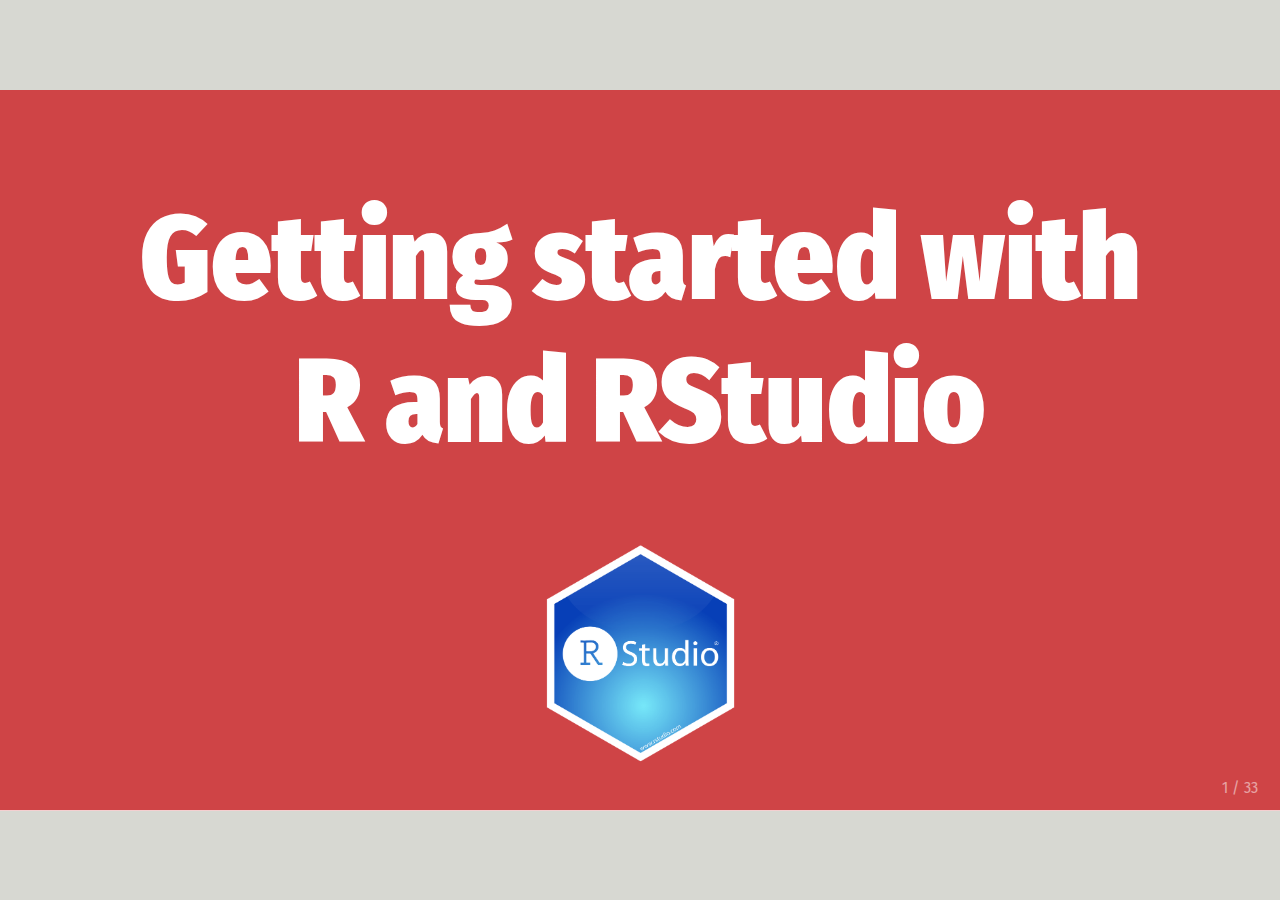
<file: session_1/slides/02_getting-started.html>
<!DOCTYPE html>
<html lang="" xml:lang="">
  <head>
    <title>Getting started with R and RStudio</title>
    <meta charset="utf-8" />
    <meta name="author" content="Andrew Heiss" />
    <meta name="date" content="2024-02-16" />
    <script src="libs/header-attrs-2.25/header-attrs.js"></script>
    <link href="libs/remark-css-0.0.1/default.css" rel="stylesheet" />
    <link href="libs/tile-view-0.2.6/tile-view.css" rel="stylesheet" />
    <script src="libs/tile-view-0.2.6/tile-view.js"></script>
    <script src="libs/clipboard-2.0.6/clipboard.min.js"></script>
    <link href="libs/shareon-1.4.1/shareon.min.css" rel="stylesheet" />
    <script src="libs/shareon-1.4.1/shareon.min.js"></script>
    <link href="libs/xaringanExtra-shareagain-0.2.6/shareagain.css" rel="stylesheet" />
    <script src="libs/xaringanExtra-shareagain-0.2.6/shareagain.js"></script>
    <link href="libs/countdown-0.4.0/countdown.css" rel="stylesheet" />
    <script src="libs/countdown-0.4.0/countdown.js"></script>
    <link rel="stylesheet" href="css/ath-slides.css" type="text/css" />
    <link rel="stylesheet" href="css/ath-inferno-fonts.css" type="text/css" />
  </head>
  <body>
    <textarea id="source">








class: center middle main-title section-title-5

# Getting started with&lt;br&gt;R and RStudio

.class-info[
&lt;figure&gt;
  &lt;img src="img/02/RStudio-min.png" alt="RStudio" title="RStudio" width="15%"&gt;
&lt;/figure&gt;
]

---

class: middle

.pull-left.center[
.box-inv-5.sp-after[The engine]

&lt;figure&gt;
  &lt;img src="img/02/Rlogo-min.png" alt="R logo" title="R logo" width="80%"&gt;
&lt;/figure&gt;
]

.pull-right.center[
.box-inv-5.sp-after[The dashboard]

&lt;figure&gt;
  &lt;img src="img/02/rstudio-logo-min.png" alt="RStudio logo" title="RStudio logo" width="100%"&gt;
&lt;/figure&gt;
]

---

class: middle section-title-inv-5

.box-5.large[A tour of RStudio]

---

.center[
&lt;figure&gt;
  &lt;img src="img/02/rstudio-initial-min.png" alt="RStudio" title="RStudio" width="80%"&gt;
&lt;/figure&gt;
]

---

class: title title-5

# Console 

.pull-left-wide[
&lt;figure&gt;
  &lt;img src="img/02/rstudio-console-min.png" alt="RStudio console" title="RStudio console" width="100%"&gt;
&lt;/figure&gt;
]

.pull-right-narrow[
.box-inv-5[R is awaiting your instructions]

.box-inv-5[Type code here, press enter, and R will run it]
]

---

class: title title-5 section-title-inv-5

# Your turn

.pull-left-wide[
&lt;figure&gt;
  &lt;img src="img/02/rstudio-console-min.png" alt="RStudio console" title="RStudio console" width="100%"&gt;
&lt;/figure&gt;
]

.pull-right-narrow[
.box-5[Type `2 + 2`&lt;br&gt;in the console]

.box-5[Press enter]
]

---


```r
2 + 2
```

```
## [1] 4
```

.box-5[This is ephemeral though.&lt;br&gt;If you want to run this again, you'll have to type it again.]

.box-5[Store R code in a document instead]

---

class: title title-5

# Files pane

.pull-left-wide[
&lt;figure&gt;
  &lt;img src="img/02/rstudio-files-min.png" alt="RStudio files panel" title="RStudio files panel" width="100%"&gt;
&lt;/figure&gt;
]

.pull-right-narrow[
.box-inv-5[All the files in your current working directory]
]

---

class: title title-5 section-title-inv-5

# Your turn

.pull-left-wide[
&lt;figure&gt;
  &lt;img src="img/02/rstudio-files-min.png" alt="RStudio files pane" title="RStudio files pane" width="100%"&gt;
&lt;/figure&gt;
]

.pull-right-narrow[
.box-5[Find `01_getting-started.qmd`]

.box-5[Click on its name to open the file]
]

---

class: title title-5

# Source pane

.pull-left-wide.center[
&lt;figure&gt;
  &lt;img src="img/02/rstudio-editor-min.png" alt="RStudio source panel" title="RStudio source panel"&gt;
&lt;/figure&gt;
]

.pull-right-narrow[
.box-inv-5[Documents&lt;br&gt;open here]
]

---

class: title title-5

# Quarto

.pull-left-wide.center[
&lt;figure&gt;
  &lt;img src="img/02/quarto-example-min.png" alt="RStudio Quarto document" title="RStudio Quarto document" width="100%"&gt;
&lt;/figure&gt;
]

.pull-right-narrow[
.box-inv-5[Document format&lt;br&gt;that combines&lt;br&gt;text and code]

.box-inv-5[Acts like a&lt;br&gt;notebook for&lt;br&gt;your analysis]
]

---

class: title title-5

# Quarto

.pull-left-wide[
&lt;figure&gt;
  &lt;img src="img/02/quarto-text-min.png" alt="RStudio Quarto text" title="RStudio Quarto text" width="100%"&gt;
&lt;/figure&gt;
]

.pull-right-narrow[
.box-inv-5.medium[Text]
]

---

class: title title-5

# Quarto

.pull-left-wide[
&lt;figure&gt;
  &lt;img src="img/02/quarto-code-min.png" alt="RStudio Quarto code" title="RStudio Quarto code" width="100%"&gt;
&lt;/figure&gt;
]

.pull-right-narrow[
.box-inv-5.medium[Text]

.box-inv-5.medium[Code]
]

---

class: title title-5

# Quarto

.pull-left-wide[
&lt;figure&gt;
  &lt;img src="img/02/quarto-output-min.png" alt="RStudio Quarto output" title="RStudio Quarto output" width="100%"&gt;
&lt;/figure&gt;
]

.pull-right-narrow[
.box-inv-5.medium[Text]

.box-inv-5.medium[Code]

.box-inv-5.medium[Output]
]

---

class: title title-5 section-title-inv-5

# Your turn

.pull-left-wide[
&lt;figure&gt;
  &lt;img src="img/02/quarto-code-min.png" alt="RStudio Quarto code" title="RStudio Quarto code" width="100%"&gt;
&lt;/figure&gt;
]

.pull-right-narrow[
.box-5[Read the&lt;br&gt;instructions]

.box-5[Run the code chunk&lt;br&gt;by clicking the play button]
]

---

class: title title-5 section-title-inv-5

# Your turn

.box-5[Add a new chunk]

.box-5[Put `2 + 2` in the chunk and run it]

---

class: title title-5

# Render

.box-inv-5[Render a Quarto document into a standalone shareable file]

.center[
&lt;figure&gt;
  &lt;img src="img/02/quarto-render-min.png" alt="RStudio render button" title="RStudio render button" width="70%"&gt;
&lt;/figure&gt;
]

---

class: title title-5

# Quarto

.box-inv-5.sp-after[The best way to combine R code and narrative]

.box-5[We'll use it throughout the workshop]

.box-5[I'll provide starter code]

.box-5[You'll complete "Your turns"]

.box-5[In the end, you'll have an annotated record for yourself]

---

class: title title-5 section-title-inv-5

# Your turn

.box-5[Spot the difference:]


```r
filter(mtcars, cyl == 4)
```


```r
four_cyls &lt;- filter(mtcars, cyl == 4)
```

.box-5[Find these chunks in the notebook and run them.&lt;br&gt;What's different about what happens?]

---

class: title title-5

# Assignment

.box-inv-5[`&lt;-` assigns the output from the righthand side to a variable with the name on the lefthand side]


```r
four_cyls &lt;- filter(mtcars, cyl == 4)
```

---

class: title title-5

# Environment pane

.pull-left-wide[
&lt;figure&gt;
  &lt;img src="img/02/rstudio-environment-min.png" alt="RStudio environment pane" title="RStudio environment pane" width="100%"&gt;
&lt;/figure&gt;
]

.pull-right-narrow[
.box-5[List of all the&lt;br&gt;variables you've created]
]

---

class: title title-5 section-title-inv-5

# Your turn

.box-5[Find `four_cyls` in the environment pane.&lt;br&gt;Click on the name `four_cyls`]

.box-5[What happens?]

---

class: title title-5

# Viewer

.pull-left-wide[
&lt;figure&gt;
  &lt;img src="img/02/rstudio-viewer-min.png" alt="RStudio viewer" title="RStudio viewer" width="100%"&gt;
&lt;/figure&gt;
]

.pull-right-narrow[
.box-5[Clicking on an object in the environment panel opens it an interactive viewer tab]
]

---

class: title title-5

# Functions

.center[

&lt;code class ='r hljs remark-code'&gt;four_cyls &lt;- &lt;b&gt;&lt;span style="background-color:#FFDFD1"&gt;filter&lt;/span&gt;&lt;/b&gt;(mtcars, cyl == 4)&lt;/code&gt;
]

.box-inv-5[Functions do things]

--

.box-inv-5[Functions take arguments, output results]

--

.box-inv-5[If you want to keep the output, assign it to a variable]

---

class: title title-5

# Help

.box-inv-5[To look up the help page for an R function,&lt;br&gt;type this in the console:]

.center[

```r
?function_name
```
]

.box-5.small[(Or google it!)]

---

class: title title-5

# Help pane

.pull-left-wide.center[
&lt;figure&gt;
  &lt;img src="img/02/rstudio-help-min.png" alt="RStudio help pane" title="RStudio help pane" width="70%"&gt;
&lt;/figure&gt;
]

.pull-right-narrow[
.box-5[These help pages prove details about the arguments you can supply a function]

.box-5[Often full of examples&lt;br&gt;at the bottom]
]

---

class: title title-5 section-title-inv-5

# Your turn

.box-5[Look at the help page for `seq`]

.box-5[Add a chunk that uses `seq()` to create a&lt;br&gt;list of numbers from 5 to 100, spaced by 5&lt;br&gt;.small[(so 5, 10, 15, 20, …)]]

<div class="countdown" id="timer_d996b3e3" data-update-every="1" data-play-sound="true" tabindex="0" style="right:0;bottom:0;font-size:1.5em;">
<div class="countdown-controls"><button class="countdown-bump-down">&minus;</button><button class="countdown-bump-up">&plus;</button></div>
<code class="countdown-time"><span class="countdown-digits minutes">02</span><span class="countdown-digits colon">:</span><span class="countdown-digits seconds">00</span></code>
</div>

---


```r
seq(from = 5, to = 100, by = 5)
```

```
##  [1]   5  10  15  20  25  30  35  40  45  50  55  60  65  70  75  80  85  90  95 100
```


---

class: title title-5

# Common syntax problem #1

.box-inv-5[Missing closing parentheses or quotes]


```r
mean(mtcars
```


```r
"Oops this is wrong
```

---

class: title title-5

# Common syntax problem #2

.box-inv-5[Surrounding something in quotes when it should be (or vice versa)]


```r
mean("mtcars")
```

```
## Warning in mean.default("mtcars"): argument is not numeric or logical: returning NA
```

```
## [1] NA
```

---

class: title title-5 section-title-inv-5

# Your turn

.box-5[There are three chunks under "Syntax gone wrong"]

.box-5[Run each, read the error message, and try to fix the syntax]

---

class: title title-5

# Cheatsheets

.box-inv-5[Go to Help &gt; Cheatsheets to find quick&lt;br&gt;reference guides to different packages]

.center[
&lt;figure&gt;
  &lt;img src="img/02/rstudio-cheatsheet-min.png" alt="RStudio cheatsheet" title="RStudio cheatsheet" width="40%"&gt;
&lt;/figure&gt;
]

---

class: title title-5

# Next up

.box-inv-5.medium[Data basics]
    </textarea>
<style data-target="print-only">@media screen {.remark-slide-container{display:block;}.remark-slide-scaler{box-shadow:none;}}</style>
<script src="libs/remark-latest.min.js"></script>
<script>var slideshow = remark.create({
"highlightStyle": "github",
"highlightLines": true,
"countIncrementalSlides": false,
"ratio": "16:9",
"navigation": {
"scroll": false
}
});
if (window.HTMLWidgets) slideshow.on('afterShowSlide', function (slide) {
  window.dispatchEvent(new Event('resize'));
});
(function(d) {
  var s = d.createElement("style"), r = d.querySelector(".remark-slide-scaler");
  if (!r) return;
  s.type = "text/css"; s.innerHTML = "@page {size: " + r.style.width + " " + r.style.height +"; }";
  d.head.appendChild(s);
})(document);

(function(d) {
  var el = d.getElementsByClassName("remark-slides-area");
  if (!el) return;
  var slide, slides = slideshow.getSlides(), els = el[0].children;
  for (var i = 1; i < slides.length; i++) {
    slide = slides[i];
    if (slide.properties.continued === "true" || slide.properties.count === "false") {
      els[i - 1].className += ' has-continuation';
    }
  }
  var s = d.createElement("style");
  s.type = "text/css"; s.innerHTML = "@media print { .has-continuation { display: none; } }";
  d.head.appendChild(s);
})(document);
// delete the temporary CSS (for displaying all slides initially) when the user
// starts to view slides
(function() {
  var deleted = false;
  slideshow.on('beforeShowSlide', function(slide) {
    if (deleted) return;
    var sheets = document.styleSheets, node;
    for (var i = 0; i < sheets.length; i++) {
      node = sheets[i].ownerNode;
      if (node.dataset["target"] !== "print-only") continue;
      node.parentNode.removeChild(node);
    }
    deleted = true;
  });
})();
// add `data-at-shortcutkeys` attribute to <body> to resolve conflicts with JAWS
// screen reader (see PR #262)
(function(d) {
  let res = {};
  d.querySelectorAll('.remark-help-content table tr').forEach(tr => {
    const t = tr.querySelector('td:nth-child(2)').innerText;
    tr.querySelectorAll('td:first-child .key').forEach(key => {
      const k = key.innerText;
      if (/^[a-z]$/.test(k)) res[k] = t;  // must be a single letter (key)
    });
  });
  d.body.setAttribute('data-at-shortcutkeys', JSON.stringify(res));
})(document);
(function() {
  "use strict"
  // Replace <script> tags in slides area to make them executable
  var scripts = document.querySelectorAll(
    '.remark-slides-area .remark-slide-container script'
  );
  if (!scripts.length) return;
  for (var i = 0; i < scripts.length; i++) {
    var s = document.createElement('script');
    var code = document.createTextNode(scripts[i].textContent);
    s.appendChild(code);
    var scriptAttrs = scripts[i].attributes;
    for (var j = 0; j < scriptAttrs.length; j++) {
      s.setAttribute(scriptAttrs[j].name, scriptAttrs[j].value);
    }
    scripts[i].parentElement.replaceChild(s, scripts[i]);
  }
})();
(function() {
  var links = document.getElementsByTagName('a');
  for (var i = 0; i < links.length; i++) {
    if (/^(https?:)?\/\//.test(links[i].getAttribute('href'))) {
      links[i].target = '_blank';
    }
  }
})();
// adds .remark-code-has-line-highlighted class to <pre> parent elements
// of code chunks containing highlighted lines with class .remark-code-line-highlighted
(function(d) {
  const hlines = d.querySelectorAll('.remark-code-line-highlighted');
  const preParents = [];
  const findPreParent = function(line, p = 0) {
    if (p > 1) return null; // traverse up no further than grandparent
    const el = line.parentElement;
    return el.tagName === "PRE" ? el : findPreParent(el, ++p);
  };

  for (let line of hlines) {
    let pre = findPreParent(line);
    if (pre && !preParents.includes(pre)) preParents.push(pre);
  }
  preParents.forEach(p => p.classList.add("remark-code-has-line-highlighted"));
})(document);</script>

<script>
slideshow._releaseMath = function(el) {
  var i, text, code, codes = el.getElementsByTagName('code');
  for (i = 0; i < codes.length;) {
    code = codes[i];
    if (code.parentNode.tagName !== 'PRE' && code.childElementCount === 0) {
      text = code.textContent;
      if (/^\\\((.|\s)+\\\)$/.test(text) || /^\\\[(.|\s)+\\\]$/.test(text) ||
          /^\$\$(.|\s)+\$\$$/.test(text) ||
          /^\\begin\{([^}]+)\}(.|\s)+\\end\{[^}]+\}$/.test(text)) {
        code.outerHTML = code.innerHTML;  // remove <code></code>
        continue;
      }
    }
    i++;
  }
};
slideshow._releaseMath(document);
</script>
<!-- dynamically load mathjax for compatibility with self-contained -->
<script>
(function () {
  var script = document.createElement('script');
  script.type = 'text/javascript';
  script.src  = 'https://mathjax.rstudio.com/latest/MathJax.js?config=TeX-MML-AM_CHTML';
  if (location.protocol !== 'file:' && /^https?:/.test(script.src))
    script.src  = script.src.replace(/^https?:/, '');
  document.getElementsByTagName('head')[0].appendChild(script);
})();
</script>
  </body>
</html>
</file>
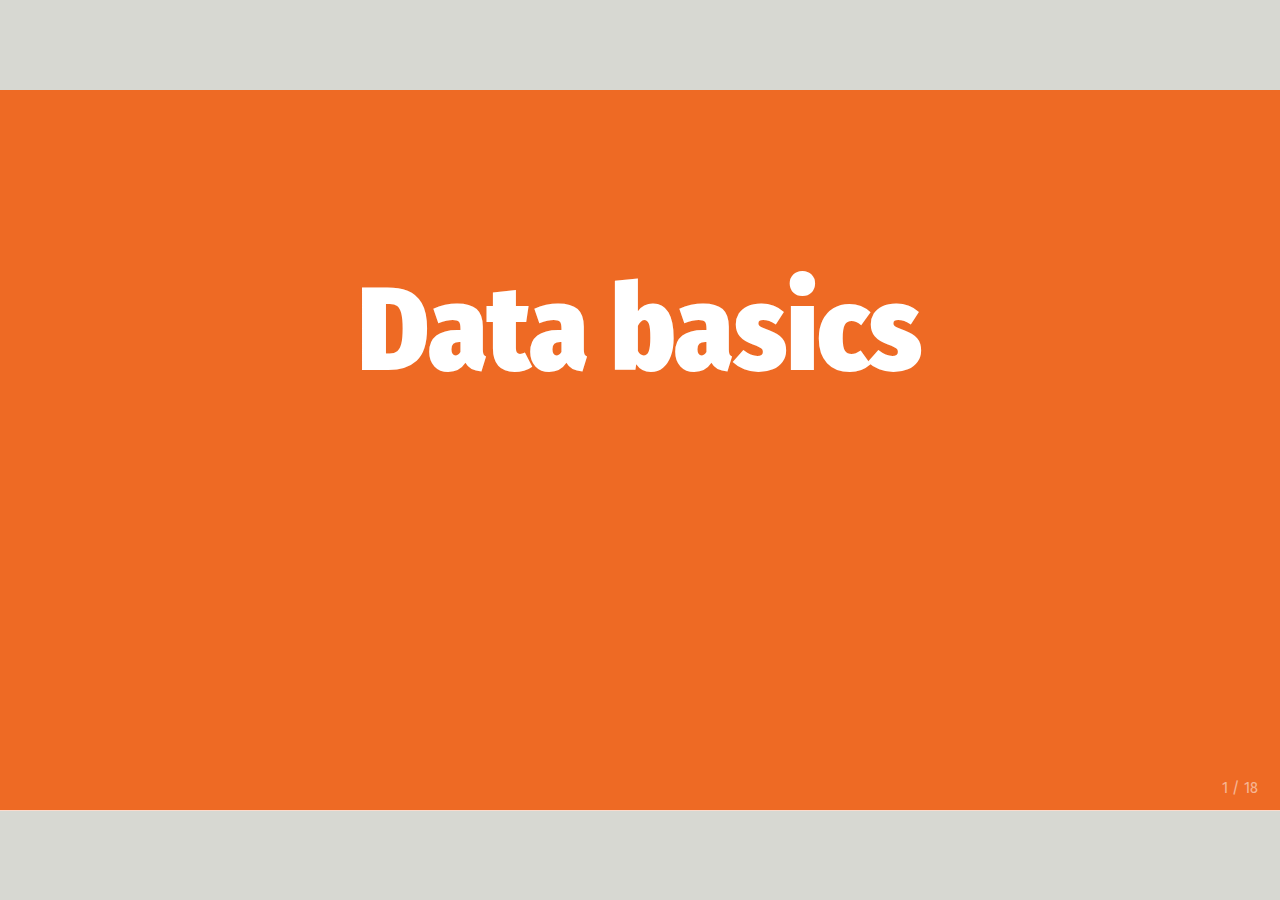
<file: session_1/slides/03_data-basics.html>
<!DOCTYPE html>
<html lang="" xml:lang="">
  <head>
    <title>Data basics</title>
    <meta charset="utf-8" />
    <meta name="author" content="Andrew Heiss" />
    <meta name="date" content="2024-02-16" />
    <script src="libs/header-attrs-2.25/header-attrs.js"></script>
    <link href="libs/remark-css-0.0.1/default.css" rel="stylesheet" />
    <link href="libs/tile-view-0.2.6/tile-view.css" rel="stylesheet" />
    <script src="libs/tile-view-0.2.6/tile-view.js"></script>
    <link rel="stylesheet" href="css/ath-slides.css" type="text/css" />
    <link rel="stylesheet" href="css/ath-inferno-fonts.css" type="text/css" />
  </head>
  <body>
    <textarea id="source">








class: center middle main-title section-title-6

# Data basics

---

class: middle section-title-inv-6

.box-6.large[Packages]

---

&lt;figure&gt;
  &lt;img src="img/03/packages-base-min.png" alt="R packages, base" title="R packages, base" width="100%"&gt;
&lt;/figure&gt;

---

&lt;figure&gt;
  &lt;img src="img/03/packages-packages-min.png" alt="R packages, other" title="R packages, other" width="100%"&gt;
&lt;/figure&gt;

---

class: title title-6

# Using packages

.pull-left[

```r
install.packages("name")
```

.box-inv-6[Downloads files&lt;br&gt;to your computer]

.box-inv-6[Do this once per computer]
]

--

.pull-right[

```r
library(name)
```

.box-inv-6[Loads the package]

.box-inv-6[Do this once per R session]
]
---

class: title title-6

# The tidyverse

.pull-left[
.box-inv-6.small["The tidyverse is an opinionated collection of R packages designed for data science. All packages share an underlying design philosophy, grammar, and data structures."]

.box-inv-6[… the tidyverse makes data science faster, easier and more fun…]
]

.pull-right[
&lt;figure&gt;
  &lt;img src="img/03/tidyverse-min.png" alt="The tidyverse" title="The tidyverse" width="100%"&gt;
&lt;/figure&gt;
]

---

class: title title-6

# The tidyverse

&lt;figure&gt;
  &lt;img src="img/03/tidyverse-language-min.png" alt="tidyverse and language" title="tidyverse and language" width="100%"&gt;
&lt;/figure&gt;

???

From "Master the Tidyverse" by RStudio

---

class: title title-6

# The tidyverse package

.center[

```r
library(tidyverse)
```
]

.box-inv-6[The tidyverse package is a shortcut for&lt;br&gt;installing and loading all the key tidyverse packages]

---

.pull-left[

```r
install.packages("tidyverse")
```

.tiny[

```r
install.packages("ggplot2")
install.packages("dplyr")
install.packages("tidyr")
install.packages("readr")
install.packages("purrr")
install.packages("tibble")
install.packages("stringr")
install.packages("forcats")
install.packages("lubridate")
install.packages("hms")
install.packages("feather")
install.packages("haven")
install.packages("httr")
install.packages("jsonlite")
install.packages("readxl")
install.packages("rvest")
install.packages("xml2")
install.packages("modelr")
install.packages("broom")
```
]
]

--

.pull-right[

```r
library(tidyverse)
```

.tiny[

```r
library(ggplot2)
library(dplyr)
library(tidyr)
library(readr)
library(purrr)
library(tibble)
library(stringr)
library(forcats)
library(lubridate)
```
]
]

---

class: middle section-title-inv-6

.box-6.large[Rectangular data]

---

class: title title-6

# Data frames and tibbles

.box-inv-6.medium[Data frames are the most common kind of data objects; used for rectangular data (like spreadsheets)]

--

.box-6[Data frames: R's native data object]

--

.box-6[Tibbles (`tbl`): a fancier enhanced kind of data frame]

--

.box-6.small[(You really won't notice a difference today)]

---

class: middle section-title-inv-6

.box-6.large[Vectors and lists]

---

class: title title-6

# Vectors

.box-inv-6[Vectors are a list of values of the same time&lt;br&gt;(all text, or all numbers, etc.)]

.box-inv-6[Make them with `c()`:]


```r
c(1, 4, 2, 5, 7)
```

--

.box-inv-6[You'll usually want to assign them to something:]


```r
neat_numbers &lt;- c(1, 4, 2, 5, 7)
```

---

class: title title-6

# Basic data types

&lt;table&gt;
  &lt;tr&gt;
    &lt;td&gt;&lt;b&gt;Integer&lt;/b&gt;&lt;/td&gt;
    &lt;td&gt;Whole numbers&lt;/td&gt;
    &lt;td&gt;&lt;code class="remark-inline-code"&gt;c(1, 2, 3, 4)&lt;/code&gt;&lt;/td&gt;
  &lt;/tr&gt;
  &lt;tr&gt;
    &lt;td&gt;&lt;b&gt;Double&lt;/b&gt;&lt;/td&gt;
    &lt;td&gt;Numbers&lt;/td&gt;
    &lt;td&gt;&lt;code class="remark-inline-code"&gt;c(1, 2.4, 3.14, 4)&lt;/code&gt;&lt;/td&gt;
  &lt;/tr&gt;
  &lt;tr&gt;
    &lt;td&gt;&lt;b&gt;Character&lt;/b&gt;&lt;/td&gt;
    &lt;td&gt;Text&lt;/td&gt;
    &lt;td&gt;&lt;code class="remark-inline-code"&gt;c("1", "blue", "fun", "monster")&lt;/code&gt;&lt;/td&gt;
  &lt;/tr&gt;
  &lt;tr&gt;
    &lt;td&gt;&lt;b&gt;Logical&lt;/b&gt;&lt;/td&gt;
    &lt;td&gt;True or false&lt;/td&gt;
    &lt;td&gt;&lt;code class="remark-inline-code"&gt;c(TRUE, FALSE, TRUE, FALSE)&lt;/code&gt;&lt;/td&gt;
  &lt;/tr&gt;
  &lt;tr&gt;
    &lt;td&gt;&lt;b&gt;Factor&lt;/b&gt;&lt;/td&gt;
    &lt;td&gt;Category&lt;/td&gt;
    &lt;td&gt;&lt;code class="remark-inline-code"&gt;c("Strongly disagree", "Agree", "Neutral")&lt;/code&gt;&lt;/td&gt;
  &lt;/tr&gt;
&lt;/table&gt;

---

class: middle section-title-inv-6

.box-6.large[Importing data]

---

class: title title-6

# Packages for importing data

&lt;table&gt;
  &lt;tr&gt;
    &lt;td&gt;&lt;img src="img/03/readr-min.png" alt="readr" title="readr" width="150px"&gt;&lt;/td&gt;
    &lt;td&gt;Work with plain text data&lt;/td&gt;
    &lt;td&gt;&lt;code class="remark-inline-code"&gt;my_data &lt;- read_csv("file.csv")&lt;/code&gt;&lt;/td&gt;
  &lt;/tr&gt;
  &lt;tr&gt;
    &lt;td&gt;&lt;img src="img/03/readxl-min.png" alt="readxl" title="readxl" width="150px"&gt;&lt;/td&gt;
    &lt;td&gt;Work with Excel files&lt;/td&gt;
    &lt;td&gt;&lt;code class="remark-inline-code"&gt;my_data &lt;- read_excel("file.xlsx")&lt;/code&gt;&lt;/td&gt;
  &lt;/tr&gt;
  &lt;tr&gt;
    &lt;td&gt;&lt;img src="img/03/haven-min.png" alt="haven" title="haven" width="150px"&gt;&lt;/td&gt;
    &lt;td&gt;Work with Stata, SPSS, and SAS data&lt;/td&gt;
    &lt;td&gt;&lt;code class="remark-inline-code"&gt;my_data &lt;- read_stata("file.dta")&lt;/code&gt;&lt;/td&gt;
  &lt;/tr&gt;
&lt;/table&gt;

---

class: title title-6

# Other types of data

&lt;table&gt;
  &lt;tr&gt;
    &lt;th&gt;Package&lt;/th&gt;
    &lt;th&gt;Type of data&lt;/th&gt;
  &lt;/tr&gt;
  &lt;tr&gt;
    &lt;td&gt;jsonlite&lt;/td&gt;
    &lt;td&gt;JSON data&lt;/td&gt;
  &lt;/tr&gt;
  &lt;tr&gt;
    &lt;td&gt;xml2&lt;/td&gt;
    &lt;td&gt;XML data&lt;/td&gt;
  &lt;/tr&gt;
  &lt;tr&gt;
    &lt;td&gt;httr2&lt;/td&gt;
    &lt;td&gt;Web APIs&lt;/td&gt;
  &lt;/tr&gt;
  &lt;tr&gt;
    &lt;td&gt;rvest&lt;/td&gt;
    &lt;td&gt;Web pages (web scraping)&lt;/td&gt;
  &lt;/tr&gt;
  &lt;tr&gt;
    &lt;td&gt;DBI&lt;/td&gt;
    &lt;td&gt;Databases (SQL)&lt;/td&gt;
  &lt;/tr&gt;
&lt;/table&gt;

---

class: title title-6

# Next up

.box-inv-6.medium[Data visualization]
    </textarea>
<style data-target="print-only">@media screen {.remark-slide-container{display:block;}.remark-slide-scaler{box-shadow:none;}}</style>
<script src="libs/remark-latest.min.js"></script>
<script>var slideshow = remark.create({
"highlightStyle": "github",
"highlightLines": true,
"countIncrementalSlides": false,
"ratio": "16:9",
"navigation": {
"scroll": false
}
});
if (window.HTMLWidgets) slideshow.on('afterShowSlide', function (slide) {
  window.dispatchEvent(new Event('resize'));
});
(function(d) {
  var s = d.createElement("style"), r = d.querySelector(".remark-slide-scaler");
  if (!r) return;
  s.type = "text/css"; s.innerHTML = "@page {size: " + r.style.width + " " + r.style.height +"; }";
  d.head.appendChild(s);
})(document);

(function(d) {
  var el = d.getElementsByClassName("remark-slides-area");
  if (!el) return;
  var slide, slides = slideshow.getSlides(), els = el[0].children;
  for (var i = 1; i < slides.length; i++) {
    slide = slides[i];
    if (slide.properties.continued === "true" || slide.properties.count === "false") {
      els[i - 1].className += ' has-continuation';
    }
  }
  var s = d.createElement("style");
  s.type = "text/css"; s.innerHTML = "@media print { .has-continuation { display: none; } }";
  d.head.appendChild(s);
})(document);
// delete the temporary CSS (for displaying all slides initially) when the user
// starts to view slides
(function() {
  var deleted = false;
  slideshow.on('beforeShowSlide', function(slide) {
    if (deleted) return;
    var sheets = document.styleSheets, node;
    for (var i = 0; i < sheets.length; i++) {
      node = sheets[i].ownerNode;
      if (node.dataset["target"] !== "print-only") continue;
      node.parentNode.removeChild(node);
    }
    deleted = true;
  });
})();
// add `data-at-shortcutkeys` attribute to <body> to resolve conflicts with JAWS
// screen reader (see PR #262)
(function(d) {
  let res = {};
  d.querySelectorAll('.remark-help-content table tr').forEach(tr => {
    const t = tr.querySelector('td:nth-child(2)').innerText;
    tr.querySelectorAll('td:first-child .key').forEach(key => {
      const k = key.innerText;
      if (/^[a-z]$/.test(k)) res[k] = t;  // must be a single letter (key)
    });
  });
  d.body.setAttribute('data-at-shortcutkeys', JSON.stringify(res));
})(document);
(function() {
  "use strict"
  // Replace <script> tags in slides area to make them executable
  var scripts = document.querySelectorAll(
    '.remark-slides-area .remark-slide-container script'
  );
  if (!scripts.length) return;
  for (var i = 0; i < scripts.length; i++) {
    var s = document.createElement('script');
    var code = document.createTextNode(scripts[i].textContent);
    s.appendChild(code);
    var scriptAttrs = scripts[i].attributes;
    for (var j = 0; j < scriptAttrs.length; j++) {
      s.setAttribute(scriptAttrs[j].name, scriptAttrs[j].value);
    }
    scripts[i].parentElement.replaceChild(s, scripts[i]);
  }
})();
(function() {
  var links = document.getElementsByTagName('a');
  for (var i = 0; i < links.length; i++) {
    if (/^(https?:)?\/\//.test(links[i].getAttribute('href'))) {
      links[i].target = '_blank';
    }
  }
})();
// adds .remark-code-has-line-highlighted class to <pre> parent elements
// of code chunks containing highlighted lines with class .remark-code-line-highlighted
(function(d) {
  const hlines = d.querySelectorAll('.remark-code-line-highlighted');
  const preParents = [];
  const findPreParent = function(line, p = 0) {
    if (p > 1) return null; // traverse up no further than grandparent
    const el = line.parentElement;
    return el.tagName === "PRE" ? el : findPreParent(el, ++p);
  };

  for (let line of hlines) {
    let pre = findPreParent(line);
    if (pre && !preParents.includes(pre)) preParents.push(pre);
  }
  preParents.forEach(p => p.classList.add("remark-code-has-line-highlighted"));
})(document);</script>

<script>
slideshow._releaseMath = function(el) {
  var i, text, code, codes = el.getElementsByTagName('code');
  for (i = 0; i < codes.length;) {
    code = codes[i];
    if (code.parentNode.tagName !== 'PRE' && code.childElementCount === 0) {
      text = code.textContent;
      if (/^\\\((.|\s)+\\\)$/.test(text) || /^\\\[(.|\s)+\\\]$/.test(text) ||
          /^\$\$(.|\s)+\$\$$/.test(text) ||
          /^\\begin\{([^}]+)\}(.|\s)+\\end\{[^}]+\}$/.test(text)) {
        code.outerHTML = code.innerHTML;  // remove <code></code>
        continue;
      }
    }
    i++;
  }
};
slideshow._releaseMath(document);
</script>
<!-- dynamically load mathjax for compatibility with self-contained -->
<script>
(function () {
  var script = document.createElement('script');
  script.type = 'text/javascript';
  script.src  = 'https://mathjax.rstudio.com/latest/MathJax.js?config=TeX-MML-AM_CHTML';
  if (location.protocol !== 'file:' && /^https?:/.test(script.src))
    script.src  = script.src.replace(/^https?:/, '');
  document.getElementsByTagName('head')[0].appendChild(script);
})();
</script>
  </body>
</html>
</file>
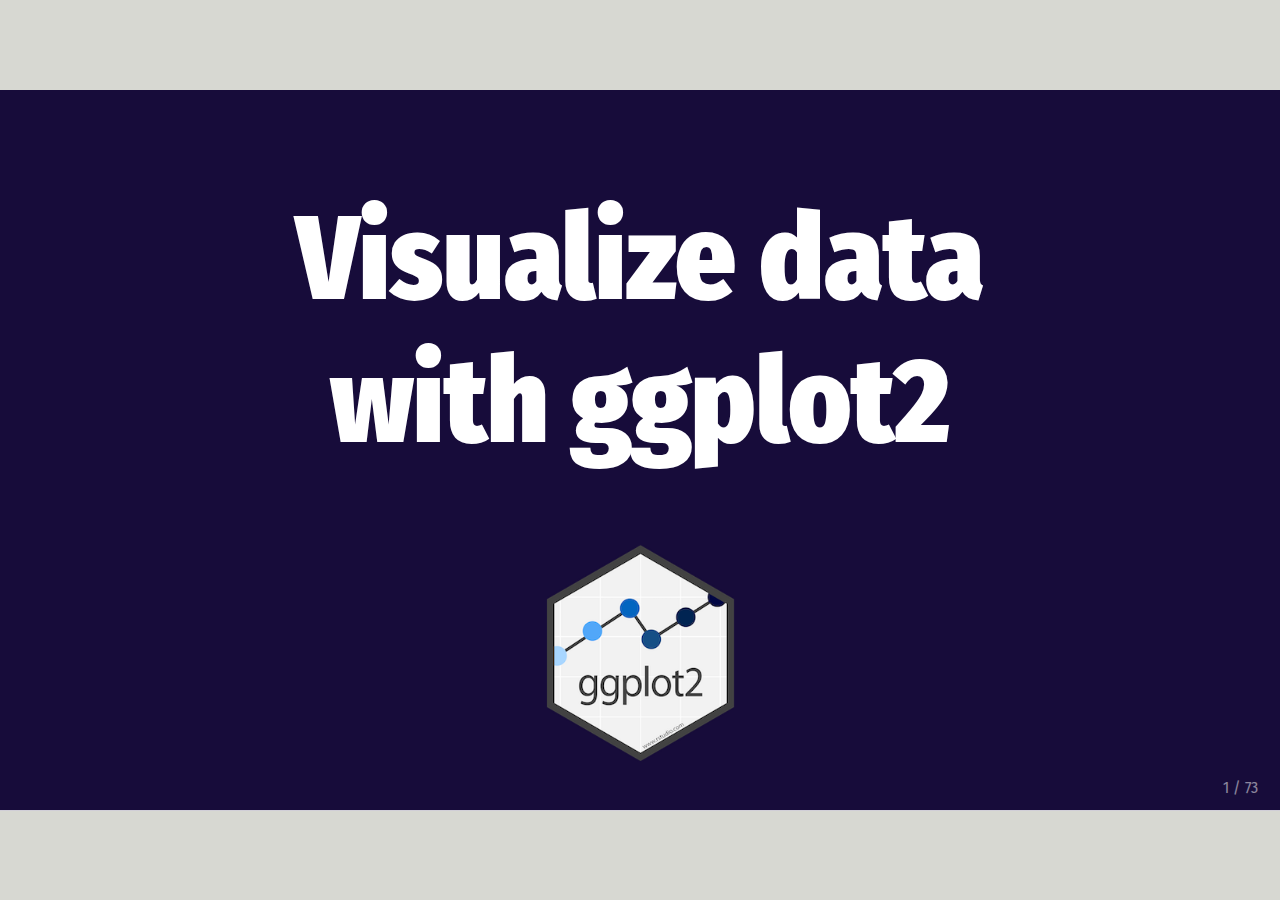
<file: session_1/slides/04_visualize-data.html>
<!DOCTYPE html>
<html lang="" xml:lang="">
  <head>
    <title>Visualize data with ggplot2</title>
    <meta charset="utf-8" />
    <meta name="author" content="Andrew Heiss" />
    <meta name="date" content="2024-02-16" />
    <script src="libs/header-attrs-2.25/header-attrs.js"></script>
    <link href="libs/remark-css-0.0.1/default.css" rel="stylesheet" />
    <link href="libs/tile-view-0.2.6/tile-view.css" rel="stylesheet" />
    <script src="libs/tile-view-0.2.6/tile-view.js"></script>
    <link href="libs/countdown-0.4.0/countdown.css" rel="stylesheet" />
    <script src="libs/countdown-0.4.0/countdown.js"></script>
    <link rel="stylesheet" href="css/ath-slides.css" type="text/css" />
    <link rel="stylesheet" href="css/ath-inferno-fonts.css" type="text/css" />
  </head>
  <body>
    <textarea id="source">








class: center middle main-title section-title-1

# Visualize data&lt;br&gt;with ggplot2

.class-info[
&lt;figure&gt;
  &lt;img src="img/04/ggplot-logo-min.png" alt="ggplot" title="ggplot" width="15%"&gt;
&lt;/figure&gt;
]

---

class: title title-1

# Cars and displacement

.box-inv-1.medium[What is the relationship between a car's&lt;br&gt;engine weight (displacement) and its mileage (miles per gallon)?]

---

class: title title-1 section-title-inv-1

# Your turn #1

.box-1[Run this code in your Quarto file to make a graph]

.box-1[Pay attention to spelling, capitalization, and parentheses!]


```r
ggplot(data = mpg) +
  geom_point(mapping = aes(x = displ, y = hwy))
```

<div class="countdown" id="timer_b4c11f98" data-update-every="1" data-play-sound="true" tabindex="0" style="right:0;bottom:0;font-size:1.5em;">
<div class="countdown-controls"><button class="countdown-bump-down">&minus;</button><button class="countdown-bump-up">&plus;</button></div>
<code class="countdown-time"><span class="countdown-digits minutes">01</span><span class="countdown-digits colon">:</span><span class="countdown-digits seconds">00</span></code>
</div>

---


```r
ggplot(data = mpg) +
  geom_point(mapping = aes(x = displ, y = hwy))
```

&lt;img src="04_visualize-data_files/figure-html/unnamed-chunk-3-1.png" width="60%" style="display: block; margin: auto;" /&gt;

---

class: bg-full bg-y-75
background-image: url("img/04/napoleon-retreat.jpg")

???

Source: [Wikipedia](https://en.wikipedia.org/wiki/File:National_Museum_in_Poznan_-_Przej%C5%9Bcie_przez_Berezyn%C4%99.JPG)

---

layout: true
class: title title-1

---

# Long distance!

.center[
&lt;figure&gt;
  &lt;img src="img/04/napoleon-google-maps-min.png" alt="Moscow to Vilnius" title="Moscow to Vilnius" width="80%"&gt;
  &lt;figcaption&gt;Moscow to Vilnius&lt;/figcaption&gt;
&lt;/figure&gt;
]

---

# Very cold!

&lt;img src="04_visualize-data_files/figure-html/minard-temps-1.png" width="864" style="display: block; margin: auto;" /&gt;

---

# Lots of people died!

&lt;img src="04_visualize-data_files/figure-html/minard-deaths-1.png" width="468" style="display: block; margin: auto;" /&gt;

---

layout: false
class: bg-full
background-image: url("img/04/minard-min.png")

???

Source: [Wikimedia Commons](https://upload.wikimedia.org/wikipedia/commons/2/29/Minard-min.png)

---

layout: true
class: title title-1

---

# Mapping data to aesthetics

.pull-left.center[

&lt;figure&gt;
  &lt;img src="img/04/gg-book.jpg" alt="Grammar of Graphics book" title="Grammar of Graphics book" width="55%"&gt;
&lt;/figure&gt;

]

.pull-right[

.box-inv-1.medium[Aesthetic]

.box-1[Visual property of a graph]

.box-1.sp-after[Position, shape, color, etc.]

.box-inv-1.medium[Data]

.box-1[A column in a dataset]

]

---

# Mapping data to aesthetics

&lt;table&gt;
  &lt;tr&gt;
    &lt;th class="cell-left"&gt;Data&lt;/th&gt;
    &lt;th class="cell-left"&gt;Aesthetic&lt;/th&gt;
    &lt;th class="cell-left"&gt;Graphic/Geometry&lt;/th&gt;
  &lt;/tr&gt;
  &lt;tr&gt;
    &lt;td class="cell-left"&gt;Longitude&lt;/td&gt;
    &lt;td class="cell-left"&gt;Position (x-axis)&amp;emsp;&lt;/td&gt;
    &lt;td class="cell-left"&gt;Point&lt;/td&gt;
  &lt;/tr&gt;
  &lt;tr&gt;
    &lt;td class="cell-left"&gt;Latitude&lt;/td&gt;
    &lt;td class="cell-left"&gt;Position (y-axis)&lt;/td&gt;
    &lt;td class="cell-left"&gt;Point&lt;/td&gt;
  &lt;/tr&gt;
  &lt;tr&gt;
    &lt;td class="cell-left"&gt;Army size&lt;/td&gt;
    &lt;td class="cell-left"&gt;Size&lt;/td&gt;
    &lt;td class="cell-left"&gt;Path&lt;/td&gt;
  &lt;/tr&gt;
  &lt;tr&gt;
    &lt;td class="cell-left"&gt;Army direction&amp;emsp;&lt;/td&gt;
    &lt;td class="cell-left"&gt;Color&lt;/td&gt;
    &lt;td class="cell-left"&gt;Path&lt;/td&gt;
  &lt;/tr&gt;
  &lt;tr&gt;
    &lt;td class="cell-left"&gt;Date&lt;/td&gt;
    &lt;td class="cell-left"&gt;Position (x-axis)&lt;/td&gt;
    &lt;td class="cell-left"&gt;Line + text&lt;/td&gt;
  &lt;/tr&gt;
  &lt;tr&gt;
    &lt;td class="cell-left"&gt;Temperature&lt;/td&gt;
    &lt;td class="cell-left"&gt;Position (y-axis)&lt;/td&gt;
    &lt;td class="cell-left"&gt;Line + text&lt;/td&gt;
  &lt;/tr&gt;
&lt;/table&gt;

---

# Mapping data to aesthetics

&lt;table&gt;
  &lt;tr&gt;
    &lt;th class="cell-left"&gt;Data&lt;/th&gt;
    &lt;th class="cell-left"&gt;&lt;code class="remark-inline-code"&gt;aes()&lt;/code&gt;&lt;/th&gt;
    &lt;th class="cell-left"&gt;&lt;code class="remark-inline-code"&gt;geom&lt;/code&gt;&lt;/th&gt;
  &lt;/tr&gt;
  &lt;tr&gt;
    &lt;td class="cell-left"&gt;Longitude&lt;/td&gt;
    &lt;td class="cell-left"&gt;&lt;code class="remark-inline-code"&gt;x&lt;/code&gt;&lt;/td&gt;
    &lt;td class="cell-left"&gt;&lt;code class="remark-inline-code"&gt;geom_point()&lt;/code&gt;&lt;/td&gt;
  &lt;/tr&gt;
  &lt;tr&gt;
    &lt;td class="cell-left"&gt;Latitude&lt;/td&gt;
    &lt;td class="cell-left"&gt;&lt;code class="remark-inline-code"&gt;y&lt;/code&gt;&lt;/td&gt;
    &lt;td class="cell-left"&gt;&lt;code class="remark-inline-code"&gt;geom_point()&lt;/code&gt;&lt;/td&gt;
  &lt;/tr&gt;
  &lt;tr&gt;
    &lt;td class="cell-left"&gt;Army size&lt;/td&gt;
    &lt;td class="cell-left"&gt;&lt;code class="remark-inline-code"&gt;size&lt;/code&gt;&lt;/td&gt;
    &lt;td class="cell-left"&gt;&lt;code class="remark-inline-code"&gt;geom_path()&lt;/code&gt;&lt;/td&gt;
  &lt;/tr&gt;
  &lt;tr&gt;
    &lt;td class="cell-left"&gt;Army direction&amp;emsp;&lt;/td&gt;
    &lt;td class="cell-left"&gt;&lt;code class="remark-inline-code"&gt;color&lt;/code&gt;&amp;emsp;&lt;/td&gt;
    &lt;td class="cell-left"&gt;&lt;code class="remark-inline-code"&gt;geom_path()&lt;/code&gt;&lt;/td&gt;
  &lt;/tr&gt;
  &lt;tr&gt;
    &lt;td class="cell-left"&gt;Date&lt;/td&gt;
    &lt;td class="cell-left"&gt;&lt;code class="remark-inline-code"&gt;x&lt;/code&gt;&lt;/td&gt;
    &lt;td class="cell-left"&gt;&lt;code class="remark-inline-code"&gt;geom_line() + geom_text()&lt;/code&gt;&lt;/td&gt;
  &lt;/tr&gt;
  &lt;tr&gt;
    &lt;td class="cell-left"&gt;Temperature&lt;/td&gt;
    &lt;td class="cell-left"&gt;&lt;code class="remark-inline-code"&gt;y&lt;/code&gt;&lt;/td&gt;
    &lt;td class="cell-left"&gt;&lt;code class="remark-inline-code"&gt;geom_line() + geom_text()&lt;/code&gt;&lt;/td&gt;
  &lt;/tr&gt;
&lt;/table&gt;

---

# `ggplot()` template


&lt;code class ='r hljs remark-code'&gt;ggplot(data = &lt;b&gt;&lt;span style="background-color:#CBB5FF"&gt;DATA&lt;/span&gt;&lt;/b&gt;) +&lt;br&gt;&amp;nbsp;&amp;nbsp;&lt;b&gt;&lt;span style="background-color:#FFDFD1"&gt;GEOM_FUNCTION&lt;/span&gt;&lt;/b&gt;(mapping = aes(&lt;b&gt;&lt;span style="background-color:#FFD0CF"&gt;AESTHETIC MAPPINGS&lt;/span&gt;&lt;/b&gt;))&lt;/code&gt;

--


&lt;code class ='r hljs remark-code'&gt;ggplot(data = &lt;b&gt;&lt;span style="background-color:#CBB5FF"&gt;troops&lt;/span&gt;&lt;/b&gt;) +&lt;br&gt;&amp;nbsp;&amp;nbsp;&lt;b&gt;&lt;span style="background-color:#FFDFD1"&gt;geom_path&lt;/span&gt;&lt;/b&gt;(mapping = aes(&lt;b&gt;&lt;span style="background-color:#FFD0CF"&gt;x = longitude&lt;/span&gt;&lt;/b&gt;,&lt;br&gt;&amp;nbsp;&amp;nbsp;&amp;nbsp;&amp;nbsp;&amp;nbsp;&amp;nbsp;&amp;nbsp;&amp;nbsp;&amp;nbsp;&amp;nbsp;&amp;nbsp;&amp;nbsp;&amp;nbsp;&amp;nbsp;&amp;nbsp;&amp;nbsp;&amp;nbsp;&amp;nbsp;&amp;nbsp;&amp;nbsp;&amp;nbsp;&amp;nbsp;&amp;nbsp;&amp;nbsp;&amp;nbsp;&amp;nbsp;&lt;b&gt;&lt;span style="background-color:#FFD0CF"&gt;y = latitude&lt;/span&gt;&lt;/b&gt;,&lt;br&gt;&amp;nbsp;&amp;nbsp;&amp;nbsp;&amp;nbsp;&amp;nbsp;&amp;nbsp;&amp;nbsp;&amp;nbsp;&amp;nbsp;&amp;nbsp;&amp;nbsp;&amp;nbsp;&amp;nbsp;&amp;nbsp;&amp;nbsp;&amp;nbsp;&amp;nbsp;&amp;nbsp;&amp;nbsp;&amp;nbsp;&amp;nbsp;&amp;nbsp;&amp;nbsp;&amp;nbsp;&amp;nbsp;&amp;nbsp;&lt;b&gt;&lt;span style="background-color:#FFD0CF"&gt;color = direction&lt;/span&gt;&lt;/b&gt;,&lt;br&gt;&amp;nbsp;&amp;nbsp;&amp;nbsp;&amp;nbsp;&amp;nbsp;&amp;nbsp;&amp;nbsp;&amp;nbsp;&amp;nbsp;&amp;nbsp;&amp;nbsp;&amp;nbsp;&amp;nbsp;&amp;nbsp;&amp;nbsp;&amp;nbsp;&amp;nbsp;&amp;nbsp;&amp;nbsp;&amp;nbsp;&amp;nbsp;&amp;nbsp;&amp;nbsp;&amp;nbsp;&amp;nbsp;&amp;nbsp;&lt;b&gt;&lt;span style="background-color:#FFD0CF"&gt;size = survivors&lt;/span&gt;&lt;/b&gt;))&lt;/code&gt;

---

layout: false



.box-1[This is a dataset named `troops`:]

.small[

&lt;table&gt;
 &lt;thead&gt;
  &lt;tr&gt;
   &lt;th style="text-align:left;"&gt; longitude &lt;/th&gt;
   &lt;th style="text-align:left;"&gt; latitude &lt;/th&gt;
   &lt;th style="text-align:left;"&gt; direction &lt;/th&gt;
   &lt;th style="text-align:left;"&gt; survivors &lt;/th&gt;
  &lt;/tr&gt;
 &lt;/thead&gt;
&lt;tbody&gt;
  &lt;tr&gt;
   &lt;td style="text-align:left;"&gt; 24 &lt;/td&gt;
   &lt;td style="text-align:left;"&gt; 54.9 &lt;/td&gt;
   &lt;td style="text-align:left;"&gt; A &lt;/td&gt;
   &lt;td style="text-align:left;"&gt; 340000 &lt;/td&gt;
  &lt;/tr&gt;
  &lt;tr&gt;
   &lt;td style="text-align:left;"&gt; 24.5 &lt;/td&gt;
   &lt;td style="text-align:left;"&gt; 55 &lt;/td&gt;
   &lt;td style="text-align:left;"&gt; A &lt;/td&gt;
   &lt;td style="text-align:left;"&gt; 340000 &lt;/td&gt;
  &lt;/tr&gt;
  &lt;tr&gt;
   &lt;td style="text-align:left;"&gt; … &lt;/td&gt;
   &lt;td style="text-align:left;"&gt; … &lt;/td&gt;
   &lt;td style="text-align:left;"&gt; … &lt;/td&gt;
   &lt;td style="text-align:left;"&gt; … &lt;/td&gt;
  &lt;/tr&gt;
&lt;/tbody&gt;
&lt;/table&gt;

]

--


&lt;code class ='r hljs remark-code'&gt;ggplot(data = &lt;b&gt;&lt;span style="background-color:#CBB5FF"&gt;troops&lt;/span&gt;&lt;/b&gt;) +&lt;br&gt;&amp;nbsp;&amp;nbsp;&lt;b&gt;&lt;span style="background-color:#FFDFD1"&gt;geom_path&lt;/span&gt;&lt;/b&gt;(mapping = aes(&lt;b&gt;&lt;span style="background-color:#FFD0CF"&gt;x = longitude&lt;/span&gt;&lt;/b&gt;,&lt;br&gt;&amp;nbsp;&amp;nbsp;&amp;nbsp;&amp;nbsp;&amp;nbsp;&amp;nbsp;&amp;nbsp;&amp;nbsp;&amp;nbsp;&amp;nbsp;&amp;nbsp;&amp;nbsp;&amp;nbsp;&amp;nbsp;&amp;nbsp;&amp;nbsp;&amp;nbsp;&amp;nbsp;&amp;nbsp;&amp;nbsp;&amp;nbsp;&amp;nbsp;&amp;nbsp;&amp;nbsp;&amp;nbsp;&amp;nbsp;&lt;b&gt;&lt;span style="background-color:#FFD0CF"&gt;y = latitude&lt;/span&gt;&lt;/b&gt;,&lt;br&gt;&amp;nbsp;&amp;nbsp;&amp;nbsp;&amp;nbsp;&amp;nbsp;&amp;nbsp;&amp;nbsp;&amp;nbsp;&amp;nbsp;&amp;nbsp;&amp;nbsp;&amp;nbsp;&amp;nbsp;&amp;nbsp;&amp;nbsp;&amp;nbsp;&amp;nbsp;&amp;nbsp;&amp;nbsp;&amp;nbsp;&amp;nbsp;&amp;nbsp;&amp;nbsp;&amp;nbsp;&amp;nbsp;&amp;nbsp;&lt;b&gt;&lt;span style="background-color:#FFD0CF"&gt;color = direction&lt;/span&gt;&lt;/b&gt;,&lt;br&gt;&amp;nbsp;&amp;nbsp;&amp;nbsp;&amp;nbsp;&amp;nbsp;&amp;nbsp;&amp;nbsp;&amp;nbsp;&amp;nbsp;&amp;nbsp;&amp;nbsp;&amp;nbsp;&amp;nbsp;&amp;nbsp;&amp;nbsp;&amp;nbsp;&amp;nbsp;&amp;nbsp;&amp;nbsp;&amp;nbsp;&amp;nbsp;&amp;nbsp;&amp;nbsp;&amp;nbsp;&amp;nbsp;&amp;nbsp;&lt;b&gt;&lt;span style="background-color:#FFD0CF"&gt;size = survivors&lt;/span&gt;&lt;/b&gt;))&lt;/code&gt;

---

&lt;img src="04_visualize-data_files/figure-html/show-basic-minard-1.png" width="100%" style="display: block; margin: auto;" /&gt;

---


```r
ggplot(data = mpg) +
  geom_point(mapping = aes(x = displ, y = hwy))
```

&lt;img src="04_visualize-data_files/figure-html/unnamed-chunk-4-1.png" width="60%" style="display: block; margin: auto;" /&gt;

---

layout: true
class: title title-1

---

# Heavy cars with better mileage?

&lt;img src="04_visualize-data_files/figure-html/unnamed-chunk-5-1.png" width="60%" style="display: block; margin: auto;" /&gt;

---

# Aesthetics

.pull-left-3[

.box-inv-1.small[`color` (discrete)]

&lt;img src="04_visualize-data_files/figure-html/aes-color-discrete-1.png" width="100%" style="display: block; margin: auto;" /&gt;

.box-inv-1.small[`color` (continuous)]

&lt;img src="04_visualize-data_files/figure-html/aes-color-continuous-1.png" width="100%" style="display: block; margin: auto;" /&gt;
]

.pull-middle-3[

.box-inv-1.small[`size`]

&lt;img src="04_visualize-data_files/figure-html/aes-size-1.png" width="100%" style="display: block; margin: auto;" /&gt;

.box-inv-1.small[`fill`]

&lt;img src="04_visualize-data_files/figure-html/aes-fill-1.png" width="100%" style="display: block; margin: auto;" /&gt;
]

.pull-right-3[

.box-inv-1.small[`shape`]

&lt;img src="04_visualize-data_files/figure-html/aes-shape-1.png" width="100%" style="display: block; margin: auto;" /&gt;

.box-inv-1.small[`alpha`]

&lt;img src="04_visualize-data_files/figure-html/aes-alpha-1.png" width="100%" style="display: block; margin: auto;" /&gt;
]

---

# Mapping columns to aesthetics

.small[

```r
ggplot(mpg) + geom_point(aes(x = displ, y = hwy, color = class))
ggplot(mpg) + geom_point(aes(x = displ, y = hwy, size = class))
ggplot(mpg) + geom_point(aes(x = displ, y = hwy, shape = class))
ggplot(mpg) + geom_point(aes(x = displ, y = hwy, alpha = class))
```
]

---

layout: false


```r
ggplot(data = mpg) +
  geom_point(mapping = aes(x = displ, y = hwy, color = class))
```

&lt;img src="04_visualize-data_files/figure-html/unnamed-chunk-7-1.png" width="60%" style="display: block; margin: auto;" /&gt;

---

class: title title-1 section-title-inv-1

# Your turn #2

.box-1[Add color, size, alpha, and shape aesthetics to your graph.]

.box-1[Experiment!]

.box-1[Do different things happen when you map aesthetics to discrete and continuous variables?]

.box-1[What happens when you use more than one aesthetic?]

---

class: title title-1

# How would you make this plot?

&lt;img src="04_visualize-data_files/figure-html/unnamed-chunk-8-1.png" width="70%" style="display: block; margin: auto;" /&gt;

---

.left-code[

```r
ggplot(mpg) +
  geom_point(aes(x = displ, y = hwy, 
                 color = class))
```
]

.right-plot[
![](04_visualize-data_files/figure-html/color-aes-example-1.png)
]

---

.left-code[

```r
ggplot(mpg) +
  geom_point(aes(x = displ, y = hwy), 
             color = "blue")
```
]

.right-plot[
![](04_visualize-data_files/figure-html/color-set-example-1.png)
]

---

.pull-left[
.small[

```r
ggplot(mpg) +
  geom_point(aes(x = displ, y = hwy, 
                 color = "blue"))
```

&lt;img src="04_visualize-data_files/figure-html/unnamed-chunk-9-1.png" width="100%" style="display: block; margin: auto;" /&gt;
]
]

.pull-right[
.small[

```r
ggplot(mpg) +
  geom_point(aes(x = displ, y = hwy), 
             color = "blue")
```

&lt;img src="04_visualize-data_files/figure-html/unnamed-chunk-10-1.png" width="100%" style="display: block; margin: auto;" /&gt;
]
]

---

layout: true
class: title title-1

---

# What's the same? What's different?

.pull-left[
&lt;img src="04_visualize-data_files/figure-html/unnamed-chunk-11-1.png" width="100%" style="display: block; margin: auto;" /&gt;
]

.pull-right[
&lt;img src="04_visualize-data_files/figure-html/unnamed-chunk-12-1.png" width="100%" style="display: block; margin: auto;" /&gt;
]

---

# Geoms


&lt;code class ='r hljs remark-code'&gt;ggplot(data = &lt;b&gt;&lt;span style="background-color:#CBB5FF"&gt;DATA&lt;/span&gt;&lt;/b&gt;) +&lt;br&gt;&amp;nbsp;&amp;nbsp;&lt;b&gt;&lt;span style="background-color:#FFDFD1"&gt;GEOM_FUNCTION&lt;/span&gt;&lt;/b&gt;(mapping = aes(&lt;b&gt;&lt;span style="background-color:#FFD0CF"&gt;AESTHETIC MAPPINGS&lt;/span&gt;&lt;/b&gt;))&lt;/code&gt;

---

# Possible geoms

&lt;table&gt;
  &lt;tr&gt;
    &lt;th class="cell-left"&gt;&lt;/th&gt;
    &lt;th class="cell-left"&gt;Example geom&lt;/th&gt;
    &lt;th class="cell-left"&gt;What it makes&lt;/th&gt;
  &lt;/tr&gt;
  &lt;tr&gt;
    &lt;td class="cell-left"&gt;&lt;img src="img/04/geom_bar-min.png"&gt;&lt;/td&gt;
    &lt;td class="cell-left"&gt;&lt;code class="remark-inline-code"&gt;geom_col()&lt;/code&gt;&lt;/td&gt;
    &lt;td class="cell-left"&gt;Bar charts&lt;/td&gt;
  &lt;/tr&gt;
  &lt;tr&gt;
    &lt;td class="cell-left"&gt;&lt;img src="img/04/geom_text-min.png"&gt;&lt;/td&gt;
    &lt;td class="cell-left"&gt;&lt;code class="remark-inline-code"&gt;geom_text()&lt;/code&gt;&lt;/td&gt;
    &lt;td class="cell-left"&gt;Text&lt;/td&gt;
  &lt;/tr&gt;
  &lt;tr&gt;
    &lt;td class="cell-left"&gt;&lt;img src="img/04/geom_point-min.png"&gt;&lt;/td&gt;
    &lt;td class="cell-left"&gt;&lt;code class="remark-inline-code"&gt;geom_point()&lt;/code&gt;&lt;/td&gt;
    &lt;td class="cell-left"&gt;Points&lt;/td&gt;
  &lt;/tr&gt;
  &lt;tr&gt;
    &lt;td class="cell-left"&gt;&lt;img src="img/04/geom_boxplot-min.png"&gt;&lt;/td&gt;
    &lt;td class="cell-left"&gt;&lt;code class="remark-inline-code"&gt;geom_boxplot()&lt;/code&gt;&amp;emsp;&lt;/td&gt;
    &lt;td class="cell-left"&gt;Boxplots&lt;/td&gt;
  &lt;/tr&gt;
  &lt;tr&gt;
    &lt;td class="cell-left"&gt;&lt;img src="img/04/geom_sf-min.png"&gt;&lt;/td&gt;
    &lt;td class="cell-left"&gt;&lt;code class="remark-inline-code"&gt;geom_sf()&lt;/code&gt;&lt;/td&gt;
    &lt;td class="cell-left"&gt;Maps&lt;/td&gt;
  &lt;/tr&gt;
&lt;/table&gt;

---

# Possible geoms

.box-inv-1[There are dozens of possible geoms!]

.box-1[See [the **ggplot2** documentation](https://ggplot2.tidyverse.org/reference/index.html#section-layer-geoms) for&lt;br&gt;complete examples of all the different geom layers]

.box-1[Also see the ggplot cheatsheet]

---

layout: false
class: title title-1 section-title-inv-1

# Your turn #3

.box-1[Replace this scatterplot with boxplots. Use the cheatsheet.]

.pull-left[
&lt;img src="04_visualize-data_files/figure-html/unnamed-chunk-13-1.png" width="100%" style="display: block; margin: auto;" /&gt;
]

.pull-right[
&lt;img src="04_visualize-data_files/figure-html/unnamed-chunk-14-1.png" width="100%" style="display: block; margin: auto;" /&gt;
]

<div class="countdown" id="timer_21b8bd19" data-update-every="1" tabindex="0" style="right:0;bottom:0;">
<div class="countdown-controls"><button class="countdown-bump-down">&minus;</button><button class="countdown-bump-up">&plus;</button></div>
<code class="countdown-time"><span class="countdown-digits minutes">03</span><span class="countdown-digits colon">:</span><span class="countdown-digits seconds">00</span></code>
</div>

---

class: title title-1 section-title-inv-1

# Your turn #4

.box-1[Make a histogram of `hwy`. Use the cheetsheet.&lt;br&gt;Hint: don't supply a `y` variable.]

&lt;img src="04_visualize-data_files/figure-html/unnamed-chunk-16-1.png" width="70%" style="display: block; margin: auto;" /&gt;

---

class: title title-1 section-title-inv-1

# Your turn #5

.box-1[Make this density plot of `hwy` colored by `class`.&lt;br&gt;Use the cheatsheet. Hint: don't supply a `y` variable.]

&lt;img src="04_visualize-data_files/figure-html/unnamed-chunk-17-1.png" width="70%" style="display: block; margin: auto;" /&gt;

---

class: title title-1

# Complex graphs!

&lt;img src="04_visualize-data_files/figure-html/unnamed-chunk-18-1.png" width="70%" style="display: block; margin: auto;" /&gt;

---

class: title title-1 section-title-inv-1

# Your turn #6

.box-1[Predict what this code will do. Then run it.]


```r
ggplot(data = mpg) +
  geom_point(mapping = aes(x = displ, y = hwy)) +
  geom_smooth(mapping = aes(x = displ, y = hwy))
```

<div class="countdown" id="timer_3f84ff83" data-update-every="1" tabindex="0" style="right:0;bottom:0;">
<div class="countdown-controls"><button class="countdown-bump-down">&minus;</button><button class="countdown-bump-up">&plus;</button></div>
<code class="countdown-time"><span class="countdown-digits minutes">02</span><span class="countdown-digits colon">:</span><span class="countdown-digits seconds">00</span></code>
</div>

---

class: title title-1

# Global vs. local

.box-inv-1[Any aesthetics in `ggplot()` will show up in all `geom_` layers]

.small[

```r
ggplot(data = mpg, mapping = aes(x = displ, y = hwy)) +
  geom_point() +
  geom_smooth()
```

&lt;img src="04_visualize-data_files/figure-html/unnamed-chunk-21-1.png" width="60%" style="display: block; margin: auto;" /&gt;
]

---

class: title title-1

# Global vs. local

.box-inv-1[Any aesthetics in `geom_` layers only apply to that layer]

.small[

```r
ggplot(data = mpg, mapping = aes(x = displ, y = hwy)) +
  geom_point(mapping = aes(color = drv)) +
  geom_smooth()
```

&lt;img src="04_visualize-data_files/figure-html/unnamed-chunk-22-1.png" width="60%" style="display: block; margin: auto;" /&gt;
]

---

layout: true
class: title title-1

---

# So much more!

.pull-left[
.box-inv-1[There are many other layers we can use to make and enhance graphs!]

.box-inv-1[We sequentially add layers onto the foundational `ggplot()` plot to create complex figures]
]

.pull-right[
![](img/04/ggplot-layers@4x-min.png)
]

---

# Putting it all together

.box-inv-1.medium[We can build a plot sequentially&lt;br&gt;to see how each grammatical layer&lt;br&gt;changes the appearance]

---

layout: false

.left-code[
.box-1[Start with data and aesthetics]


```r
*ggplot(data = mpg,
*      mapping = aes(x = displ,
*                    y = hwy,
*                    color = drv))
```
]

.right-plot[
![](04_visualize-data_files/figure-html/mpg-layers-1-1.png)
]

---

.left-code[
.box-1[Add a point geom]


```r
ggplot(data = mpg,
       mapping = aes(x = displ,
                     y = hwy,
                     color = drv)) +
* geom_point()
```
]

.right-plot[
![](04_visualize-data_files/figure-html/mpg-layers-2-1.png)
]

---

.left-code[
.box-1[Add a smooth geom]


```r
ggplot(data = mpg,
       mapping = aes(x = displ,
                     y = hwy,
                     color = drv)) +
  geom_point() +
* geom_smooth()
```
]

.right-plot[
![](04_visualize-data_files/figure-html/mpg-layers-3-1.png)
]

---

.left-code[
.box-1[Make it straight]


```r
ggplot(data = mpg,
       mapping = aes(x = displ,
                     y = hwy,
                     color = drv)) +
  geom_point() +
* geom_smooth(method = "lm")
```
]

.right-plot[
![](04_visualize-data_files/figure-html/mpg-layers-4-1.png)
]

---

.left-code[
.box-1[Use a viridis color scale]


```r
ggplot(data = mpg,
       mapping = aes(x = displ,
                     y = hwy,
                     color = drv)) +
  geom_point() +
  geom_smooth(method = "lm") +
* scale_color_viridis_d()
```
]

.right-plot[
![](04_visualize-data_files/figure-html/mpg-layers-5-1.png)
]

---

.left-code[
.box-1[Facet by drive]


```r
ggplot(data = mpg,
       mapping = aes(x = displ,
                     y = hwy,
                     color = drv)) +
  geom_point() +
  geom_smooth(method = "lm") +
  scale_color_viridis_d() +
* facet_wrap(vars(drv), ncol = 1)
```
]

.right-plot[
![](04_visualize-data_files/figure-html/mpg-layers-6-1.png)
]

---

.left-code[
.box-1[Add labels]


```r
ggplot(data = mpg,
       mapping = aes(x = displ,
                     y = hwy,
                     color = drv)) +
  geom_point() +
  geom_smooth(method = "lm") +
  scale_color_viridis_d() +
  facet_wrap(vars(drv), ncol = 1) +
* labs(x = "Displacement", y = "Highway MPG",
*      color = "Drive",
*      title = "Heavier cars get lower mileage",
*      subtitle = "Displacement indicates weight(?)",
*      caption = "I know nothing about cars")
```
]

.right-plot[
![](04_visualize-data_files/figure-html/mpg-layers-7-1.png)
]

---

.left-code[
.box-1[Add a theme]


```r
ggplot(data = mpg,
       mapping = aes(x = displ,
                     y = hwy,
                     color = drv)) +
  geom_point() +
  geom_smooth(method = "lm") +
  scale_color_viridis_d() +
  facet_wrap(vars(drv), ncol = 1) +
  labs(x = "Displacement", y = "Highway MPG",
       color = "Drive", 
       title = "Heavier cars get lower mileage",
       subtitle = "Displacement indicates weight(?)",
       caption = "I know nothing about cars") +
* theme_bw()
```
]

.right-plot[
![](04_visualize-data_files/figure-html/mpg-layers-8-1.png)
]

---

.left-code[
.box-1[Modify the theme]


```r
ggplot(data = mpg, 
       mapping = aes(x = displ,
                     y = hwy,
                     color = drv)) +
  geom_point() +
  geom_smooth(method = "lm") +
  scale_color_viridis_d() +
  facet_wrap(vars(drv), ncol = 1) +
  labs(x = "Displacement", y = "Highway MPG",
       color = "Drive", 
       title = "Heavier cars get lower mileage",
       subtitle = "Displacement indicates weight(?)",
       caption = "I know nothing about cars") +
  theme_bw() +
* theme(legend.position = "bottom",
*       plot.title = element_text(face = "bold"))
```
]

.right-plot[
![](04_visualize-data_files/figure-html/mpg-layers-9-1.png)
]

---

.left-code[
.box-1[Finished!]


```r
ggplot(data = mpg, 
       mapping = aes(x = displ,
                     y = hwy,
                     color = drv)) +
  geom_point() +
  geom_smooth(method = "lm") + 
  scale_color_viridis_d() +
  facet_wrap(vars(drv), ncol = 1) +
  labs(x = "Displacement", y = "Highway MPG",
       color = "Drive", 
       title = "Heavier cars get lower mileage",
       subtitle = "Displacement indicates weight(?)",
       caption = "I know nothing about cars") +
  theme_bw() +
  theme(legend.position = "bottom",
        plot.title = element_text(face = "bold"))
```
]

.right-plot[
![](04_visualize-data_files/figure-html/mpg-layers-finished-1.png)
]

---

layout: true
class: title title-1

---

# So many possibilities!

.pull-left[
![](img/04/ggplot-layers@4x-min.png)
]

.pull-right[
.box-inv-1[These were just a few examples of layers!]

.box-1[See [the **ggplot2** documentation](https://ggplot2.tidyverse.org/reference/index.html) for&lt;br&gt;complete examples of everything you can do]
]

---

# A true grammar

.pull-left[
.box-inv-1[With the grammar of graphics, we don't talk about specific chart *types*]

.box-1.small[Hunt through Excel menus for a stacked bar chart and manually reshape your data to work with it]
]

.pull-right[
.center[
&lt;figure&gt;
  &lt;img src="img/04/excel-chart-types-min.png" alt="Excel chart types" title="Excel chart types" width="78%"&gt;
&lt;/figure&gt;
]
]

---

# A true grammar

.pull-left[
.box-inv-1[With the grammar of graphics, we *do* talk about specific chart *elements*]

.box-1.small[Map a column to the x-axis, fill by a different variable, and `geom_col()` to get stacked bars]

.box-1.small[Geoms can be interchangable&lt;br&gt;(e.g. switch `geom_violin()` to `geom_boxplot()`)]
]

.pull-right[
.center[
&lt;figure&gt;
  &lt;img src="img/04/ggplot-layers@4x-min.png" alt="Grammar of graphics layers" title="Grammar of graphics layers" width="100%"&gt;
&lt;/figure&gt;
]
]

---

# Describing graphs with the grammar

.left-code[
.box-1.small[Map wealth to the x-axis, health to the y-axis, add points, color by continent, size by population, scale the y-axis with a log, and facet by year]


```r
ggplot(filter(gapminder, 
              year %in% c(2002, 2007)), 
       aes(x = gdpPercap,
           y = lifeExp,
           color = continent,
           size = pop)) +
  geom_point() +
  scale_x_log10() + 
  facet_wrap(vars(year), ncol = 1)
```
]

.right-plot[
![](04_visualize-data_files/figure-html/describe-1-1.png)
]

---

# Describing graphs with the grammar

.left-code[
.box-1.small[Map health to the x-axis, add a histogram with bins for every 5 years, fill and facet by continent]


```r
ggplot(gapminder_2007, 
       aes(x = lifeExp,
           fill = continent)) +
  geom_histogram(binwidth = 5, 
                 color = "white") +
  guides(fill = FALSE) +  # Turn off legend
  facet_wrap(vars(continent))
```
]

.right-plot[
![](04_visualize-data_files/figure-html/describe-2-1.png)
]

---

# Describing graphs with the grammar

.left-code[
.box-1.small[Map continent to the x-axis, health to the y-axis, add violin plots and semi-transparent boxplots, fill by continent]


```r
ggplot(gapminder, 
       aes(x = continent,
           y = lifeExp,
           fill = continent)) +
  geom_violin() +
  geom_boxplot(alpha = 0.5) +
  guides(fill = FALSE)  # Turn off legend
```
]

.right-plot[
![](04_visualize-data_files/figure-html/describe-3-1.png)
]

---

# Scales

.box-inv-1[Scales change the properties of the variable mapping]

&lt;table&gt;
  &lt;tr&gt;
    &lt;th class="cell-left"&gt;Example layer&lt;/th&gt;
    &lt;th class="cell-left"&gt;What it does&lt;/th&gt;
  &lt;/tr&gt;
  &lt;tr&gt;
    &lt;td class="cell-left"&gt;&lt;code class="remark-inline-code"&gt;scale_x_continuous()&lt;/code&gt;&lt;/td&gt;
    &lt;td class="cell-left"&gt;Make the x-axis continuous&lt;/td&gt;
  &lt;/tr&gt;
  &lt;tr&gt;
    &lt;td class="cell-left"&gt;&lt;code class="remark-inline-code"&gt;scale_x_continuous(breaks = 1:5)&amp;ensp;&lt;/code&gt;&lt;/td&gt;
    &lt;td class="cell-left"&gt;Manually specify axis ticks&lt;/td&gt;
  &lt;/tr&gt;
  &lt;tr&gt;
    &lt;td class="cell-left"&gt;&lt;code class="remark-inline-code"&gt;scale_x_log10()&lt;/code&gt;&lt;/td&gt;
    &lt;td class="cell-left"&gt;Log the x-axis&lt;/td&gt;
  &lt;/tr&gt;
  &lt;tr&gt;
    &lt;td class="cell-left"&gt;&lt;code class="remark-inline-code"&gt;scale_color_gradient()&lt;/code&gt;&lt;/td&gt;
    &lt;td class="cell-left"&gt;Use a gradient&lt;/td&gt;
  &lt;/tr&gt;
  &lt;tr&gt;
    &lt;td class="cell-left"&gt;&lt;code class="remark-inline-code"&gt;scale_fill_viridis_d()&lt;/code&gt;&lt;/td&gt;
    &lt;td class="cell-left"&gt;Fill with discrete viridis colors&lt;/td&gt;
  &lt;/tr&gt;
&lt;/table&gt;

---

# Scales

.pull-left[

.box-inv-1.small[`scale_x_log10()`]

&lt;img src="04_visualize-data_files/figure-html/scale-example-1-1.png" width="100%" style="display: block; margin: auto;" /&gt;
]

--

.pull-right[

.box-inv-1.small[`scale_color_viridis_d()`]

&lt;img src="04_visualize-data_files/figure-html/scale-example-2-1.png" width="100%" style="display: block; margin: auto;" /&gt;
]

---

layout: false
class: title title-1 section-title-inv-1

# Your turn #7

.box-1[Make this density plot of `displ` filled by `drv`.&lt;br&gt;Use the viridis fill scale.]

.box-1.small[For bonus fun, try a different viridis option like `plasma` or `inferno`.]

&lt;img src="04_visualize-data_files/figure-html/unnamed-chunk-23-1.png" width="70%" style="display: block; margin: auto;" /&gt;

<div class="countdown" id="timer_4d0a576a" data-update-every="1" tabindex="0" style="right:0;bottom:0;">
<div class="countdown-controls"><button class="countdown-bump-down">&minus;</button><button class="countdown-bump-up">&plus;</button></div>
<code class="countdown-time"><span class="countdown-digits minutes">03</span><span class="countdown-digits colon">:</span><span class="countdown-digits seconds">00</span></code>
</div>

---

class: section-title-inv-1

.left-code[

```r
ggplot(mpg, 
       aes(x = displ, 
           fill = drv)) +
  geom_density(alpha = 0.75) +
  scale_fill_viridis_d(option = "plasma")
```
]

.right-plot[
![](04_visualize-data_files/figure-html/your-turn-7-1.png)
]

---

layout: true
class: title title-1

---

# Facets

.box-inv-1[Facets show subplots for different subsets of data]

&lt;table&gt;
  &lt;tr&gt;
    &lt;th class="cell-left"&gt;Example layer&lt;/th&gt;
    &lt;th class="cell-left"&gt;What it does&lt;/th&gt;
  &lt;/tr&gt;
  &lt;tr&gt;
    &lt;td class="cell-left"&gt;&lt;code class="remark-inline-code"&gt;facet_wrap(vars(continent))&lt;/code&gt;&lt;/td&gt;
    &lt;td class="cell-left"&gt;Plot for each continent&lt;/td&gt;
  &lt;/tr&gt;
  &lt;tr&gt;
    &lt;td class="cell-left"&gt;&lt;code class="remark-inline-code"&gt;facet_wrap(vars(continent, year))&lt;/code&gt;&amp;emsp;&lt;/td&gt;
    &lt;td class="cell-left"&gt;Plot for each continent/year&lt;/td&gt;
  &lt;/tr&gt;
  &lt;tr&gt;
    &lt;td class="cell-left"&gt;&lt;code class="remark-inline-code"&gt;facet_wrap(..., ncol = 1)&lt;/code&gt;&lt;/td&gt;
    &lt;td class="cell-left"&gt;Put all facets in one column&lt;/td&gt;
  &lt;/tr&gt;
  &lt;tr&gt;
    &lt;td class="cell-left"&gt;&lt;code class="remark-inline-code"&gt;facet_wrap(..., nrow = 1)&lt;/code&gt;&lt;/td&gt;
    &lt;td class="cell-left"&gt;Put all facets in one row&lt;/td&gt;
  &lt;/tr&gt;
&lt;/table&gt;

---

# Facets

.pull-left[

.box-inv-1.small[`facet_wrap(vars(continent))`]

&lt;img src="04_visualize-data_files/figure-html/facet-example-1-1.png" width="100%" style="display: block; margin: auto;" /&gt;
]

--

.pull-right[

.box-inv-1.small[`facet_wrap(vars(continent, year))`]

&lt;img src="04_visualize-data_files/figure-html/facet-example-2-1.png" width="100%" style="display: block; margin: auto;" /&gt;
]

---

layout: false
class: title title-1 section-title-inv-1

# Your turn #8

.box-1[Facet this scatterplot by `drv`. Are there any interesting trends?]

&lt;img src="04_visualize-data_files/figure-html/unnamed-chunk-25-1.png" width="70%" style="display: block; margin: auto;" /&gt;

<div class="countdown" id="timer_93d494a0" data-update-every="1" tabindex="0" style="right:0;bottom:0;">
<div class="countdown-controls"><button class="countdown-bump-down">&minus;</button><button class="countdown-bump-up">&plus;</button></div>
<code class="countdown-time"><span class="countdown-digits minutes">03</span><span class="countdown-digits colon">:</span><span class="countdown-digits seconds">00</span></code>
</div>

---

class: section-title-inv-1

.left-code[

```r
ggplot(mpg, 
       aes(x = displ, 
           y = hwy, 
           color = class)) +
  geom_point() +
  facet_wrap(vars(drv))
```
]

.right-plot[
![](04_visualize-data_files/figure-html/your-turn-8-1.png)
]

---

layout: true
class: title title-1

---

# Coordinates

.box-inv-1[Change the coordinate system]

&lt;table&gt;
  &lt;tr&gt;
    &lt;th class="cell-left"&gt;Example layer&lt;/th&gt;
    &lt;th class="cell-left"&gt;What it does&lt;/th&gt;
  &lt;/tr&gt;
  &lt;tr&gt;
    &lt;td class="cell-left"&gt;&lt;code class="remark-inline-code"&gt;coord_cartesian()&lt;/code&gt;&lt;/td&gt;
    &lt;td class="cell-left"&gt;Standard x-y coordinate system&lt;/td&gt;
  &lt;/tr&gt;
  &lt;tr&gt;
    &lt;td class="cell-left"&gt;&lt;code class="remark-inline-code"&gt;coord_cartesian(ylim = c(1, 10))&lt;/code&gt;&amp;emsp;&lt;/td&gt;
    &lt;td class="cell-left"&gt;Zoom in where y is 1–10&lt;/td&gt;
  &lt;/tr&gt;
  &lt;tr&gt;
    &lt;td class="cell-left"&gt;&lt;code class="remark-inline-code"&gt;coord_flip()&lt;/code&gt;&lt;/td&gt;
    &lt;td class="cell-left"&gt;Switch x and y&lt;/td&gt;
  &lt;/tr&gt;
  &lt;tr&gt;
    &lt;td class="cell-left"&gt;&lt;code class="remark-inline-code"&gt;coord_polar()&lt;/code&gt;&lt;/td&gt;
    &lt;td class="cell-left"&gt;Use circular polar system&lt;/td&gt;
  &lt;/tr&gt;
&lt;/table&gt;

---

# Coordinates

.pull-left[

.box-inv-1.small[`coord_cartesian(ylim = c(70, 80), xlim = c(10000, 30000))`]

&lt;img src="04_visualize-data_files/figure-html/coord-example-1-1.png" width="100%" style="display: block; margin: auto;" /&gt;
]

--

.pull-right[

.box-inv-1.small[`coord_flip()`]

&lt;img src="04_visualize-data_files/figure-html/coord-example-2-1.png" width="100%" style="display: block; margin: auto;" /&gt;
]

---

# Labels

.box-inv-1[Add labels to the plot with a single `labs()` layer]

&lt;table&gt;
  &lt;tr&gt;
    &lt;th class="cell-left"&gt;Example layer&lt;/th&gt;
    &lt;th class="cell-left"&gt;What it does&lt;/th&gt;
  &lt;/tr&gt;
  &lt;tr&gt;
    &lt;td class="cell-left"&gt;&lt;code class="remark-inline-code"&gt;labs(title = "Neat title")&lt;/code&gt;&lt;/td&gt;
    &lt;td class="cell-left"&gt;Title&lt;/td&gt;
  &lt;/tr&gt;
  &lt;tr&gt;
    &lt;td class="cell-left"&gt;&lt;code class="remark-inline-code"&gt;labs(caption = "Something")&lt;/td&gt;
    &lt;td class="cell-left"&gt;Caption&lt;/td&gt;
  &lt;/tr&gt;
  &lt;tr&gt;
    &lt;td class="cell-left"&gt;&lt;code class="remark-inline-code"&gt;labs(y = "Something")&lt;/td&gt;
    &lt;td class="cell-left"&gt;y-axis&lt;/td&gt;
  &lt;/tr&gt;
  &lt;tr&gt;
    &lt;td class="cell-left"&gt;&lt;code class="remark-inline-code"&gt;labs(size = "Population")&lt;/code&gt;&lt;/td&gt;
    &lt;td class="cell-left"&gt;Title of size legend&lt;/td&gt;
  &lt;/tr&gt;
&lt;/table&gt;

---

# Labels

.left-code[

```r
ggplot(gapminder_2007, 
       aes(x = gdpPercap, y = lifeExp, 
           color = continent, size = pop)) +
  geom_point() +
  scale_x_log10() +
  labs(title = "Health and wealth grow together",
       subtitle = "Data from 2007",
       x = "Wealth (GDP per capita)",
       y = "Health (life expectancy)",
       color = "Continent",
       size = "Population",
       caption = "Source: The Gapminder Project")
```
]

.right-plot[
![](04_visualize-data_files/figure-html/labels-example-1.png)
]

---

# Theme

.box-inv-1[Change the appearance of anything in the plot]

.box-1[There are many built-in themes]

&lt;table&gt;
  &lt;tr&gt;
    &lt;th class="cell-left"&gt;Example layer&lt;/th&gt;
    &lt;th class="cell-left"&gt;What it does&lt;/th&gt;
  &lt;/tr&gt;
  &lt;tr&gt;
    &lt;td class="cell-left"&gt;&lt;code class="remark-inline-code"&gt;theme_grey()&lt;/code&gt;&lt;/td&gt;
    &lt;td class="cell-left"&gt;Default grey background&lt;/td&gt;
  &lt;/tr&gt;
  &lt;tr&gt;
    &lt;td class="cell-left"&gt;&lt;code class="remark-inline-code"&gt;theme_bw()&lt;/td&gt;
    &lt;td class="cell-left"&gt;Black and white&lt;/td&gt;
  &lt;/tr&gt;
  &lt;tr&gt;
    &lt;td class="cell-left"&gt;&lt;code class="remark-inline-code"&gt;theme_dark()&lt;/td&gt;
    &lt;td class="cell-left"&gt;Dark&lt;/td&gt;
  &lt;/tr&gt;
  &lt;tr&gt;
    &lt;td class="cell-left"&gt;&lt;code class="remark-inline-code"&gt;theme_minimal()&lt;/code&gt;&lt;/td&gt;
    &lt;td class="cell-left"&gt;Minimal&lt;/td&gt;
  &lt;/tr&gt;
&lt;/table&gt;

---

# Theme

.pull-left[

.box-inv-1.small[`theme_dark()`]

&lt;img src="04_visualize-data_files/figure-html/theme-example-1-1.png" width="100%" style="display: block; margin: auto;" /&gt;
]

--

.pull-right[

.box-inv-1.small[`theme_minimal()`]

&lt;img src="04_visualize-data_files/figure-html/theme-example-2-1.png" width="100%" style="display: block; margin: auto;" /&gt;
]

---

# Theme

.box-inv-1[There are collections of pre-built themes online,&lt;br&gt;like [the **ggthemes** package](https://jrnold.github.io/ggthemes/)]

.center[
&lt;figure&gt;
  &lt;img src="img/04/ggthemes-min.png" alt="ggthemes" title="ggthemes" width="45%"&gt;
&lt;/figure&gt;
]

---

# Theme

.box-inv-1[Organizations often make their own custom themes, [like the BBC](https://bbc.github.io/rcookbook/)]

.center[
&lt;figure&gt;
  &lt;img src="img/04/bbc-cookbook-min.png" alt="BBC ggplot theme" title="BBC ggplot theme" width="80%"&gt;
&lt;/figure&gt;
]

---

# Theme options

.box-inv-1[Make theme adjustments with `theme()`]

.box-1[There are a billion options here!]


```r
theme_bw() + 
theme(legend.position = "bottom",
      plot.title = element_text(face = "bold"),
      panel.grid = element_blank(),
      axis.title.y = element_text(face = "italic"))
```

---

# Saving graphs

.box-inv-1.medium[Use `ggsave()` to save a plot to your computer]

.box-1[Store plot as an object, feed it to `ggsave()`]


```r
my_plot &lt;- ggplot(...)

ggsave("plot_name.pdf", my_plot, width = 5, height = 3.5)
ggsave("plot_name.png", my_plot, width = 5, height = 3.5)
```

---

class: title title-1

# Next up

.box-inv-1.medium[Transforming and&lt;br&gt;manipulating data with dplyr]
    </textarea>
<style data-target="print-only">@media screen {.remark-slide-container{display:block;}.remark-slide-scaler{box-shadow:none;}}</style>
<script src="libs/remark-latest.min.js"></script>
<script>var slideshow = remark.create({
"highlightStyle": "github",
"highlightLines": true,
"countIncrementalSlides": false,
"ratio": "16:9",
"navigation": {
"scroll": false
}
});
if (window.HTMLWidgets) slideshow.on('afterShowSlide', function (slide) {
  window.dispatchEvent(new Event('resize'));
});
(function(d) {
  var s = d.createElement("style"), r = d.querySelector(".remark-slide-scaler");
  if (!r) return;
  s.type = "text/css"; s.innerHTML = "@page {size: " + r.style.width + " " + r.style.height +"; }";
  d.head.appendChild(s);
})(document);

(function(d) {
  var el = d.getElementsByClassName("remark-slides-area");
  if (!el) return;
  var slide, slides = slideshow.getSlides(), els = el[0].children;
  for (var i = 1; i < slides.length; i++) {
    slide = slides[i];
    if (slide.properties.continued === "true" || slide.properties.count === "false") {
      els[i - 1].className += ' has-continuation';
    }
  }
  var s = d.createElement("style");
  s.type = "text/css"; s.innerHTML = "@media print { .has-continuation { display: none; } }";
  d.head.appendChild(s);
})(document);
// delete the temporary CSS (for displaying all slides initially) when the user
// starts to view slides
(function() {
  var deleted = false;
  slideshow.on('beforeShowSlide', function(slide) {
    if (deleted) return;
    var sheets = document.styleSheets, node;
    for (var i = 0; i < sheets.length; i++) {
      node = sheets[i].ownerNode;
      if (node.dataset["target"] !== "print-only") continue;
      node.parentNode.removeChild(node);
    }
    deleted = true;
  });
})();
// add `data-at-shortcutkeys` attribute to <body> to resolve conflicts with JAWS
// screen reader (see PR #262)
(function(d) {
  let res = {};
  d.querySelectorAll('.remark-help-content table tr').forEach(tr => {
    const t = tr.querySelector('td:nth-child(2)').innerText;
    tr.querySelectorAll('td:first-child .key').forEach(key => {
      const k = key.innerText;
      if (/^[a-z]$/.test(k)) res[k] = t;  // must be a single letter (key)
    });
  });
  d.body.setAttribute('data-at-shortcutkeys', JSON.stringify(res));
})(document);
(function() {
  "use strict"
  // Replace <script> tags in slides area to make them executable
  var scripts = document.querySelectorAll(
    '.remark-slides-area .remark-slide-container script'
  );
  if (!scripts.length) return;
  for (var i = 0; i < scripts.length; i++) {
    var s = document.createElement('script');
    var code = document.createTextNode(scripts[i].textContent);
    s.appendChild(code);
    var scriptAttrs = scripts[i].attributes;
    for (var j = 0; j < scriptAttrs.length; j++) {
      s.setAttribute(scriptAttrs[j].name, scriptAttrs[j].value);
    }
    scripts[i].parentElement.replaceChild(s, scripts[i]);
  }
})();
(function() {
  var links = document.getElementsByTagName('a');
  for (var i = 0; i < links.length; i++) {
    if (/^(https?:)?\/\//.test(links[i].getAttribute('href'))) {
      links[i].target = '_blank';
    }
  }
})();
// adds .remark-code-has-line-highlighted class to <pre> parent elements
// of code chunks containing highlighted lines with class .remark-code-line-highlighted
(function(d) {
  const hlines = d.querySelectorAll('.remark-code-line-highlighted');
  const preParents = [];
  const findPreParent = function(line, p = 0) {
    if (p > 1) return null; // traverse up no further than grandparent
    const el = line.parentElement;
    return el.tagName === "PRE" ? el : findPreParent(el, ++p);
  };

  for (let line of hlines) {
    let pre = findPreParent(line);
    if (pre && !preParents.includes(pre)) preParents.push(pre);
  }
  preParents.forEach(p => p.classList.add("remark-code-has-line-highlighted"));
})(document);</script>

<script>
slideshow._releaseMath = function(el) {
  var i, text, code, codes = el.getElementsByTagName('code');
  for (i = 0; i < codes.length;) {
    code = codes[i];
    if (code.parentNode.tagName !== 'PRE' && code.childElementCount === 0) {
      text = code.textContent;
      if (/^\\\((.|\s)+\\\)$/.test(text) || /^\\\[(.|\s)+\\\]$/.test(text) ||
          /^\$\$(.|\s)+\$\$$/.test(text) ||
          /^\\begin\{([^}]+)\}(.|\s)+\\end\{[^}]+\}$/.test(text)) {
        code.outerHTML = code.innerHTML;  // remove <code></code>
        continue;
      }
    }
    i++;
  }
};
slideshow._releaseMath(document);
</script>
<!-- dynamically load mathjax for compatibility with self-contained -->
<script>
(function () {
  var script = document.createElement('script');
  script.type = 'text/javascript';
  script.src  = 'https://mathjax.rstudio.com/latest/MathJax.js?config=TeX-MML-AM_CHTML';
  if (location.protocol !== 'file:' && /^https?:/.test(script.src))
    script.src  = script.src.replace(/^https?:/, '');
  document.getElementsByTagName('head')[0].appendChild(script);
})();
</script>
  </body>
</html>
</file>
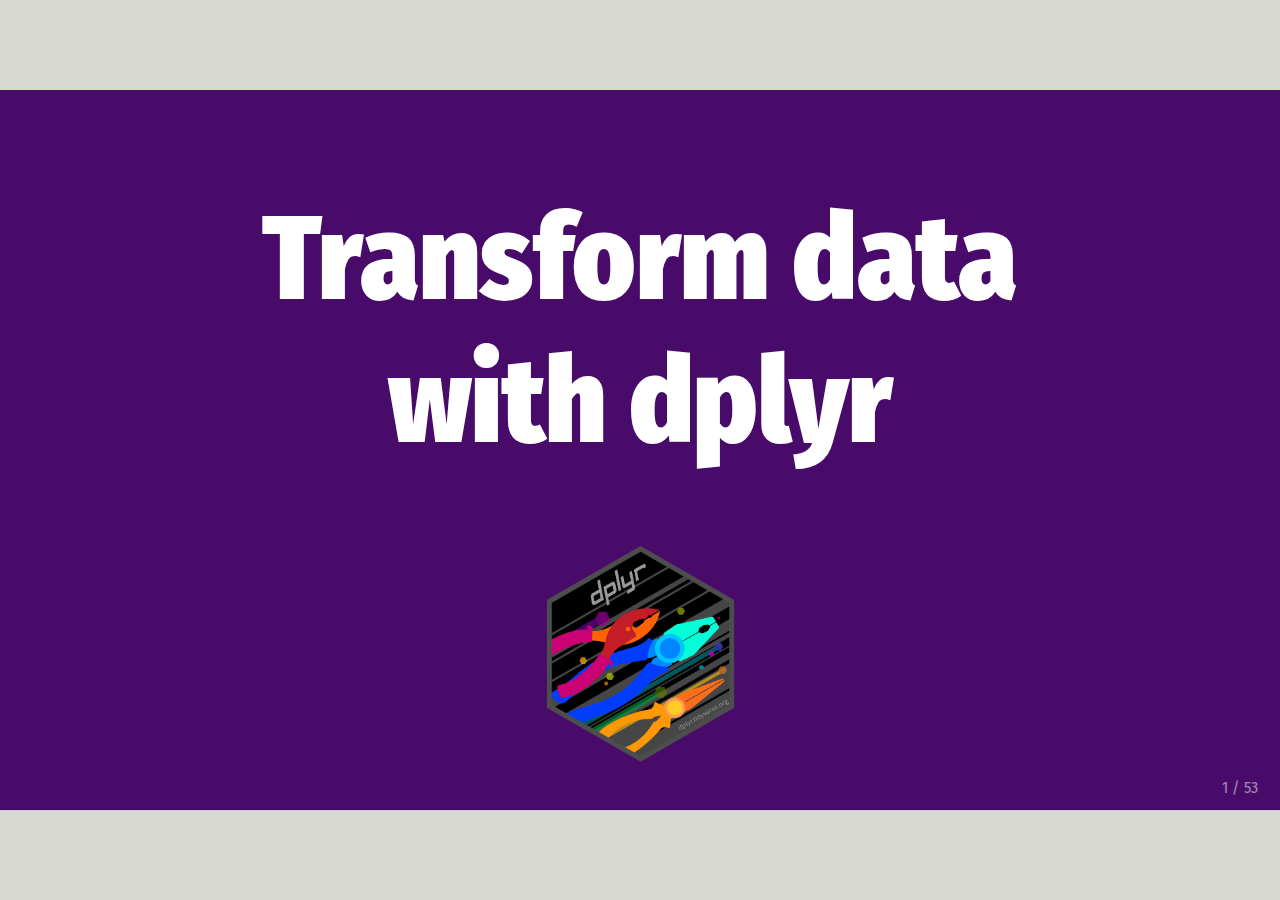
<file: session_1/slides/05_transform-data.html>
<!DOCTYPE html>
<html lang="" xml:lang="">
  <head>
    <title>Transform data with dplyr</title>
    <meta charset="utf-8" />
    <meta name="author" content="Andrew Heiss" />
    <meta name="date" content="2024-02-16" />
    <script src="libs/header-attrs-2.25/header-attrs.js"></script>
    <link href="libs/remark-css-0.0.1/default.css" rel="stylesheet" />
    <link href="libs/tile-view-0.2.6/tile-view.css" rel="stylesheet" />
    <script src="libs/tile-view-0.2.6/tile-view.js"></script>
    <link href="libs/countdown-0.4.0/countdown.css" rel="stylesheet" />
    <script src="libs/countdown-0.4.0/countdown.js"></script>
    <script src="libs/kePrint-0.0.1/kePrint.js"></script>
    <link href="libs/lightable-0.0.1/lightable.css" rel="stylesheet" />
    <link rel="stylesheet" href="css/ath-slides.css" type="text/css" />
    <link rel="stylesheet" href="css/ath-inferno-fonts.css" type="text/css" />
  </head>
  <body>
    <textarea id="source">








class: center middle main-title section-title-2

# Transform data&lt;br&gt;with dplyr

.class-info[
&lt;figure&gt;
  &lt;img src="img/05/dplyr-min.png" alt="dplyr" title="dplyr" width="15%"&gt;
&lt;/figure&gt;
]

---

layout: false
class: title title-2 section-title-inv-2

# Gapminder health and wealth

.box-2.medium[Watch this video]

.box-2.medium[andhs.co/rosling]

.box-2[Make a list of all the variables shown in the graph&lt;br&gt;(think about columns in a dataset)]

.box-2[Make a list of how those variables are shown in the graph&lt;br&gt;(think about the graph's aesthetics and geometries)]

---

class: bg-full
background-image: url("img/05/rosling-tedx.jpg")

???

Source: [New York Times](https://www.nytimes.com/2017/02/09/world/europe/hans-rosling-dead-statistician.html)

---

layout: false
class: title title-2 section-title-inv-2

# Your turn #0: Load data

1. Run the setup chunk
2. Take a look at the `gapminder` data

<div class="countdown" id="timer_016ea239" data-update-every="1" data-play-sound="true" tabindex="0" style="right:0;bottom:0;font-size:1.5em;">
<div class="countdown-controls"><button class="countdown-bump-down">&minus;</button><button class="countdown-bump-up">&plus;</button></div>
<code class="countdown-time"><span class="countdown-digits minutes">01</span><span class="countdown-digits colon">:</span><span class="countdown-digits seconds">00</span></code>
</div>

---

.small[

```r
gapminder
```

```
## # A tibble: 1,704 × 6
##    country     continent  year lifeExp      pop gdpPercap
##    &lt;fct&gt;       &lt;fct&gt;     &lt;int&gt;   &lt;dbl&gt;    &lt;int&gt;     &lt;dbl&gt;
##  1 Afghanistan Asia       1952    28.8  8425333      779.
##  2 Afghanistan Asia       1957    30.3  9240934      821.
##  3 Afghanistan Asia       1962    32.0 10267083      853.
##  4 Afghanistan Asia       1967    34.0 11537966      836.
##  5 Afghanistan Asia       1972    36.1 13079460      740.
##  6 Afghanistan Asia       1977    38.4 14880372      786.
##  7 Afghanistan Asia       1982    39.9 12881816      978.
##  8 Afghanistan Asia       1987    40.8 13867957      852.
##  9 Afghanistan Asia       1992    41.7 16317921      649.
## 10 Afghanistan Asia       1997    41.8 22227415      635.
## # ℹ 1,694 more rows
```
]

---

class: title title-2

# The tidyverse

&lt;figure&gt;
  &lt;img src="img/03/tidyverse-language-min.png" alt="tidyverse and language" title="tidyverse and language" width="100%"&gt;
&lt;/figure&gt;

???

From "Master the Tidyverse" by RStudio

---

class: title title-2

# The tidyverse

.center[
&lt;figure&gt;
  &lt;img src="img/03/tidyverse-min.png" alt="The tidyverse" title="The tidyverse" width="50%"&gt;
&lt;/figure&gt;
]

---

class: title title-2

# dplyr: verbs for manipulating data

&lt;table&gt;
  &lt;tr&gt;
    &lt;td&gt;Extract rows with &lt;code&gt;filter()&lt;/code&gt;&lt;/td&gt;
    &lt;td&gt;&lt;img src="img/05/filter-min.png" alt="filter" title="filter" height="80px"&gt;&lt;/td&gt;
  &lt;/tr&gt;
  &lt;tr&gt;
    &lt;td&gt;Extract columns with &lt;code&gt;select()&lt;/code&gt;&lt;/td&gt;
    &lt;td&gt;&lt;img src="img/05/select-min.png" alt="select" title="select" height="80px"&gt;&lt;/td&gt;
  &lt;/tr&gt;
  &lt;tr&gt;
    &lt;td&gt;Arrange/sort rows with &lt;code&gt;arrange()&lt;/code&gt;&lt;/td&gt;
    &lt;td&gt;&lt;img src="img/05/arrange-min.png" alt="arrange" title="arrange" height="80px"&gt;&lt;/td&gt;
  &lt;/tr&gt;
  &lt;tr&gt;
    &lt;td&gt;Make new columns with &lt;code&gt;mutate()&lt;/code&gt;&lt;/td&gt;
    &lt;td&gt;&lt;img src="img/05/mutate-min.png" alt="mutate" title="mutate" height="80px"&gt;&lt;/td&gt;
  &lt;/tr&gt;
  &lt;tr&gt;
    &lt;td&gt;Make group summaries with&lt;br&gt;&lt;code&gt;group_by() |&gt; summarize()&lt;/code&gt;&lt;/td&gt;
    &lt;td&gt;&lt;img src="img/05/summarize-min.png" alt="summarize" title="summarize" height="80px"&gt;&lt;/td&gt;
  &lt;/tr&gt;
&lt;/table&gt;

---

class: center middle section-title section-title-2

# `filter()`

---

layout: false
class: title title-2

# `filter()`

.box-inv-2[Extract rows that meet some sort of test]

.pull-left[

&lt;code class ='r hljs remark-code'&gt;filter(.data = &lt;b&gt;&lt;span style="background-color:#FFDFD1"&gt;DATA&lt;/span&gt;&lt;/b&gt;, &lt;b&gt;&lt;span style="background-color:#FFD0CF"&gt;...&lt;/span&gt;&lt;/b&gt;)&lt;/code&gt;
]

.pull-right[
- &lt;b&gt;&lt;span style="background: #FFDFD1"&gt;`DATA`&lt;/span&gt;&lt;/b&gt; = Data frame to transform
- &lt;b&gt;&lt;span style="background: #FFD0CF"&gt;`...`&lt;/span&gt;&lt;/b&gt; = One or more tests &lt;br&gt;.small[`filter()` returns each row for which the test is TRUE]
]

---


&lt;code class ='r hljs remark-code'&gt;filter(.data = &lt;b&gt;&lt;span style="background-color:#FFDFD1"&gt;gapminder&lt;/span&gt;&lt;/b&gt;, &lt;b&gt;&lt;span style="background-color:#FFD0CF"&gt;country == "Denmark"&lt;/span&gt;&lt;/b&gt;)&lt;/code&gt;

.pull-left[
&lt;table&gt;
 &lt;thead&gt;
  &lt;tr&gt;
   &lt;th style="text-align:left;"&gt; country &lt;/th&gt;
   &lt;th style="text-align:left;"&gt; continent &lt;/th&gt;
   &lt;th style="text-align:left;"&gt; year &lt;/th&gt;
  &lt;/tr&gt;
 &lt;/thead&gt;
&lt;tbody&gt;
  &lt;tr&gt;
   &lt;td style="text-align:left;"&gt; Afghanistan &lt;/td&gt;
   &lt;td style="text-align:left;"&gt; Asia &lt;/td&gt;
   &lt;td style="text-align:left;"&gt; 1952 &lt;/td&gt;
  &lt;/tr&gt;
  &lt;tr&gt;
   &lt;td style="text-align:left;"&gt; Afghanistan &lt;/td&gt;
   &lt;td style="text-align:left;"&gt; Asia &lt;/td&gt;
   &lt;td style="text-align:left;"&gt; 1957 &lt;/td&gt;
  &lt;/tr&gt;
  &lt;tr&gt;
   &lt;td style="text-align:left;"&gt; Afghanistan &lt;/td&gt;
   &lt;td style="text-align:left;"&gt; Asia &lt;/td&gt;
   &lt;td style="text-align:left;"&gt; 1962 &lt;/td&gt;
  &lt;/tr&gt;
  &lt;tr&gt;
   &lt;td style="text-align:left;"&gt; Afghanistan &lt;/td&gt;
   &lt;td style="text-align:left;"&gt; Asia &lt;/td&gt;
   &lt;td style="text-align:left;"&gt; 1967 &lt;/td&gt;
  &lt;/tr&gt;
  &lt;tr&gt;
   &lt;td style="text-align:left;"&gt; Afghanistan &lt;/td&gt;
   &lt;td style="text-align:left;"&gt; Asia &lt;/td&gt;
   &lt;td style="text-align:left;"&gt; 1972 &lt;/td&gt;
  &lt;/tr&gt;
  &lt;tr&gt;
   &lt;td style="text-align:left;"&gt; … &lt;/td&gt;
   &lt;td style="text-align:left;"&gt; … &lt;/td&gt;
   &lt;td style="text-align:left;"&gt; … &lt;/td&gt;
  &lt;/tr&gt;
&lt;/tbody&gt;
&lt;/table&gt;
]

--

.pull-right[
&lt;table&gt;
 &lt;thead&gt;
  &lt;tr&gt;
   &lt;th style="text-align:left;"&gt; country &lt;/th&gt;
   &lt;th style="text-align:left;"&gt; continent &lt;/th&gt;
   &lt;th style="text-align:right;"&gt; year &lt;/th&gt;
  &lt;/tr&gt;
 &lt;/thead&gt;
&lt;tbody&gt;
  &lt;tr&gt;
   &lt;td style="text-align:left;"&gt; Denmark &lt;/td&gt;
   &lt;td style="text-align:left;"&gt; Europe &lt;/td&gt;
   &lt;td style="text-align:right;"&gt; 1952 &lt;/td&gt;
  &lt;/tr&gt;
  &lt;tr&gt;
   &lt;td style="text-align:left;"&gt; Denmark &lt;/td&gt;
   &lt;td style="text-align:left;"&gt; Europe &lt;/td&gt;
   &lt;td style="text-align:right;"&gt; 1957 &lt;/td&gt;
  &lt;/tr&gt;
  &lt;tr&gt;
   &lt;td style="text-align:left;"&gt; Denmark &lt;/td&gt;
   &lt;td style="text-align:left;"&gt; Europe &lt;/td&gt;
   &lt;td style="text-align:right;"&gt; 1962 &lt;/td&gt;
  &lt;/tr&gt;
  &lt;tr&gt;
   &lt;td style="text-align:left;"&gt; Denmark &lt;/td&gt;
   &lt;td style="text-align:left;"&gt; Europe &lt;/td&gt;
   &lt;td style="text-align:right;"&gt; 1967 &lt;/td&gt;
  &lt;/tr&gt;
  &lt;tr&gt;
   &lt;td style="text-align:left;"&gt; Denmark &lt;/td&gt;
   &lt;td style="text-align:left;"&gt; Europe &lt;/td&gt;
   &lt;td style="text-align:right;"&gt; 1972 &lt;/td&gt;
  &lt;/tr&gt;
  &lt;tr&gt;
   &lt;td style="text-align:left;"&gt; Denmark &lt;/td&gt;
   &lt;td style="text-align:left;"&gt; Europe &lt;/td&gt;
   &lt;td style="text-align:right;"&gt; 1977 &lt;/td&gt;
  &lt;/tr&gt;
&lt;/tbody&gt;
&lt;/table&gt;
]

---

class: title title-2

# `filter()`

.pull-left[

&lt;code class ='r hljs remark-code'&gt;filter(&lt;br&gt;&amp;nbsp;&amp;nbsp;.data = &lt;b&gt;&lt;span style="background-color:#FFDFD1"&gt;gapminder&lt;/span&gt;&lt;/b&gt;, &lt;br&gt;&amp;nbsp;&amp;nbsp;&lt;b&gt;&lt;span style="background-color:#FFD0CF"&gt;country == "Denmark"&lt;/span&gt;&lt;/b&gt;&lt;br&gt;)&lt;/code&gt;
]

.pull-right[
.box-inv-2[One `=` sets an argument]

.box-inv-2[Two `==` tests if equal&lt;br&gt;.small[returns TRUE or FALSE)]]
]

---

class: title title-2

# Logical tests

&lt;table&gt;
  &lt;tr&gt;
    &lt;th class="cell-center"&gt;Test&lt;/th&gt;
    &lt;th class="cell-left"&gt;Meaning&lt;/th&gt;
    &lt;th class="cell-center"&gt;Test&lt;/th&gt;
    &lt;th class="cell-left"&gt;Meaning&lt;/th&gt;
  &lt;/tr&gt;
  &lt;tr&gt;
    &lt;td class="cell-center"&gt;&lt;code class="remark-inline-code"&gt;x &lt; y&lt;/code&gt;&lt;/td&gt;
    &lt;td class="cell-left"&gt;Less than&lt;/td&gt;
    &lt;td class="cell-center"&gt;&lt;code class="remark-inline-code"&gt;x %in% y&lt;/code&gt;&lt;/td&gt;
    &lt;td class="cell-left"&gt;In (group membership)&lt;/td&gt;
  &lt;/tr&gt;
  &lt;tr&gt;
    &lt;td class="cell-center"&gt;&lt;code class="remark-inline-code"&gt;x &gt; y&lt;/code&gt;&lt;/td&gt;
    &lt;td class="cell-left"&gt;Greater than&lt;/td&gt;
    &lt;td class="cell-center"&gt;&lt;code class="remark-inline-code"&gt;is.na(x)&lt;/code&gt;&lt;/td&gt;
    &lt;td class="cell-left"&gt;Is missing&lt;/td&gt;
  &lt;/tr&gt;
  &lt;tr&gt;
    &lt;td class="cell-center"&gt;&lt;code class="remark-inline-code"&gt;==&lt;/code&gt;&lt;/td&gt;
    &lt;td class="cell-left"&gt;Equal to&lt;/td&gt;
    &lt;td class="cell-center"&gt;&lt;code class="remark-inline-code"&gt;!is.na(x)&lt;/code&gt;&lt;/td&gt;
    &lt;td class="cell-left"&gt;Is not missing&lt;/td&gt;
  &lt;/tr&gt;
  &lt;tr&gt;
    &lt;td class="cell-center"&gt;&lt;code class="remark-inline-code"&gt;x &lt;= y&lt;/code&gt;&lt;/td&gt;
    &lt;td class="cell-left"&gt;Less than or equal to&lt;/td&gt;
  &lt;/tr&gt;
  &lt;tr&gt;
    &lt;td class="cell-center"&gt;&lt;code class="remark-inline-code"&gt;x &gt;= y&lt;/code&gt;&lt;/td&gt;
    &lt;td class="cell-left"&gt;Greater than or equal to&lt;/td&gt;
  &lt;/tr&gt;
  &lt;tr&gt;
    &lt;td class="cell-center"&gt;&lt;code class="remark-inline-code"&gt;x != y&lt;/code&gt;&lt;/td&gt;
    &lt;td class="cell-left"&gt;Not equal to&lt;/td&gt;
  &lt;/tr&gt;
&lt;/table&gt;

---

class: title title-2 section-title-inv-2

# Your turn #1: Filtering

.box-2[Use `filter()` and logical tests to show…]

1. The data for Canada
2. All data for countries in Oceania
3. Rows where the life expectancy is greater than 82

<div class="countdown" id="timer_94a5515d" data-update-every="1" tabindex="0" style="right:0;bottom:0;">
<div class="countdown-controls"><button class="countdown-bump-down">&minus;</button><button class="countdown-bump-up">&plus;</button></div>
<code class="countdown-time"><span class="countdown-digits minutes">04</span><span class="countdown-digits colon">:</span><span class="countdown-digits seconds">00</span></code>
</div>

---

.medium[

```r
filter(gapminder, country == "Canada")
```
]

--

.medium[

```r
filter(gapminder, continent == "Oceania")
```
]

--

.medium[

```r
filter(gapminder, lifeExp &gt; 82)
```
]

---

class: title title-2

# Common mistakes

.pull-left[
.box-inv-2[Using `=` instead of `==`]


&lt;code class ='r hljs remark-code'&gt;filter(gapminder, &lt;br&gt;&amp;nbsp;&amp;nbsp;&amp;nbsp;&amp;nbsp;&amp;nbsp;&amp;nbsp;&amp;nbsp;country &lt;b&gt;&lt;span style="color:#FF4136"&gt;=&lt;/span&gt;&lt;/b&gt; "Canada")&lt;/code&gt;


&lt;code class ='r hljs remark-code'&gt;filter(gapminder, &lt;br&gt;&amp;nbsp;&amp;nbsp;&amp;nbsp;&amp;nbsp;&amp;nbsp;&amp;nbsp;&amp;nbsp;country &lt;b&gt;&lt;span style="color:#2ECC40"&gt;==&lt;/span&gt;&lt;/b&gt; "Canada")&lt;/code&gt;
]

--

.pull-right[
.box-inv-2[Quote use]


&lt;code class ='r hljs remark-code'&gt;filter(gapminder, &lt;br&gt;&amp;nbsp;&amp;nbsp;&amp;nbsp;&amp;nbsp;&amp;nbsp;&amp;nbsp;&amp;nbsp;country == &lt;b&gt;&lt;span style="color:#FF4136"&gt;Canada&lt;/span&gt;&lt;/b&gt;)&lt;/code&gt;


&lt;code class ='r hljs remark-code'&gt;filter(gapminder, &lt;br&gt;&amp;nbsp;&amp;nbsp;&amp;nbsp;&amp;nbsp;&amp;nbsp;&amp;nbsp;&amp;nbsp;country == &lt;b&gt;&lt;span style="color:#2ECC40"&gt;"Canada"&lt;/span&gt;&lt;/b&gt;)&lt;/code&gt;
]

---

class: title title-2

# `filter()` with multiple conditions

.box-inv-2[Extract rows that meet *every* test]


&lt;code class ='r hljs remark-code'&gt;filter(&lt;b&gt;&lt;span style="background-color:#FFDFD1"&gt;gapminder&lt;/span&gt;&lt;/b&gt;, &lt;b&gt;&lt;span style="background-color:#FFD0CF"&gt;country == "Denmark", year &gt; 2000&lt;/span&gt;&lt;/b&gt;)&lt;/code&gt;

---


&lt;code class ='r hljs remark-code'&gt;filter(&lt;b&gt;&lt;span style="background-color:#FFDFD1"&gt;gapminder&lt;/span&gt;&lt;/b&gt;, &lt;b&gt;&lt;span style="background-color:#FFD0CF"&gt;country == "Denmark", year &gt; 2000&lt;/span&gt;&lt;/b&gt;)&lt;/code&gt;

.pull-left[
&lt;table&gt;
 &lt;thead&gt;
  &lt;tr&gt;
   &lt;th style="text-align:left;"&gt; country &lt;/th&gt;
   &lt;th style="text-align:left;"&gt; continent &lt;/th&gt;
   &lt;th style="text-align:left;"&gt; year &lt;/th&gt;
  &lt;/tr&gt;
 &lt;/thead&gt;
&lt;tbody&gt;
  &lt;tr&gt;
   &lt;td style="text-align:left;"&gt; Afghanistan &lt;/td&gt;
   &lt;td style="text-align:left;"&gt; Asia &lt;/td&gt;
   &lt;td style="text-align:left;"&gt; 1952 &lt;/td&gt;
  &lt;/tr&gt;
  &lt;tr&gt;
   &lt;td style="text-align:left;"&gt; Afghanistan &lt;/td&gt;
   &lt;td style="text-align:left;"&gt; Asia &lt;/td&gt;
   &lt;td style="text-align:left;"&gt; 1957 &lt;/td&gt;
  &lt;/tr&gt;
  &lt;tr&gt;
   &lt;td style="text-align:left;"&gt; Afghanistan &lt;/td&gt;
   &lt;td style="text-align:left;"&gt; Asia &lt;/td&gt;
   &lt;td style="text-align:left;"&gt; 1962 &lt;/td&gt;
  &lt;/tr&gt;
  &lt;tr&gt;
   &lt;td style="text-align:left;"&gt; Afghanistan &lt;/td&gt;
   &lt;td style="text-align:left;"&gt; Asia &lt;/td&gt;
   &lt;td style="text-align:left;"&gt; 1967 &lt;/td&gt;
  &lt;/tr&gt;
  &lt;tr&gt;
   &lt;td style="text-align:left;"&gt; Afghanistan &lt;/td&gt;
   &lt;td style="text-align:left;"&gt; Asia &lt;/td&gt;
   &lt;td style="text-align:left;"&gt; 1972 &lt;/td&gt;
  &lt;/tr&gt;
  &lt;tr&gt;
   &lt;td style="text-align:left;"&gt; … &lt;/td&gt;
   &lt;td style="text-align:left;"&gt; … &lt;/td&gt;
   &lt;td style="text-align:left;"&gt; … &lt;/td&gt;
  &lt;/tr&gt;
&lt;/tbody&gt;
&lt;/table&gt;
]

--

.pull-right[
&lt;table&gt;
 &lt;thead&gt;
  &lt;tr&gt;
   &lt;th style="text-align:left;"&gt; country &lt;/th&gt;
   &lt;th style="text-align:left;"&gt; continent &lt;/th&gt;
   &lt;th style="text-align:right;"&gt; year &lt;/th&gt;
  &lt;/tr&gt;
 &lt;/thead&gt;
&lt;tbody&gt;
  &lt;tr&gt;
   &lt;td style="text-align:left;"&gt; Denmark &lt;/td&gt;
   &lt;td style="text-align:left;"&gt; Europe &lt;/td&gt;
   &lt;td style="text-align:right;"&gt; 2002 &lt;/td&gt;
  &lt;/tr&gt;
  &lt;tr&gt;
   &lt;td style="text-align:left;"&gt; Denmark &lt;/td&gt;
   &lt;td style="text-align:left;"&gt; Europe &lt;/td&gt;
   &lt;td style="text-align:right;"&gt; 2007 &lt;/td&gt;
  &lt;/tr&gt;
&lt;/tbody&gt;
&lt;/table&gt;
]

---

class: title title-2

# Boolean operators

&lt;table&gt;
  &lt;tr&gt;
    &lt;th class="cell-center"&gt;Operator&lt;/th&gt;
    &lt;th class="cell-center"&gt;Meaning&lt;/th&gt;
  &lt;/tr&gt;
  &lt;tr&gt;
    &lt;td class="cell-center"&gt;&lt;code class="remark-inline-code"&gt;a &amp; b&lt;/code&gt;&lt;/td&gt;
    &lt;td class="cell-center"&gt;and&lt;/td&gt;
  &lt;/tr&gt;
  &lt;tr&gt;
    &lt;td class="cell-center"&gt;&lt;code class="remark-inline-code"&gt;a | b&lt;/code&gt;&lt;/td&gt;
    &lt;td class="cell-center"&gt;or&lt;/td&gt;
  &lt;/tr&gt;
  &lt;tr&gt;
    &lt;td class="cell-center"&gt;&lt;code class="remark-inline-code"&gt;!a&lt;/code&gt;&lt;/td&gt;
    &lt;td class="cell-center"&gt;not&lt;/td&gt;
  &lt;/tr&gt;
&lt;/table&gt;

---

class: title title-2

# Default is "and"

.box-inv-2[These do the same thing:]


&lt;code class ='r hljs remark-code'&gt;filter(&lt;b&gt;&lt;span style="background-color:#FFDFD1"&gt;gapminder&lt;/span&gt;&lt;/b&gt;, &lt;b&gt;&lt;span style="background-color:#FFD0CF"&gt;country == "Denmark", year &gt; 2000&lt;/span&gt;&lt;/b&gt;)&lt;/code&gt;


&lt;code class ='r hljs remark-code'&gt;filter(&lt;b&gt;&lt;span style="background-color:#FFDFD1"&gt;gapminder&lt;/span&gt;&lt;/b&gt;, &lt;b&gt;&lt;span style="background-color:#FFD0CF"&gt;country == "Denmark" &amp; year &gt; 2000&lt;/span&gt;&lt;/b&gt;)&lt;/code&gt;

---

class: title title-2 section-title-inv-2

# Your turn #2: Filtering

.box-2[Use `filter()` and Boolean logical tests to show…]

1. Canada before 1970
2. Countries where life expectancy in 2007 is below 50
3. Countries where life expectancy in 2007 is below 50 and are not in Africa

<div class="countdown" id="timer_4dd927e4" data-update-every="1" tabindex="0" style="right:0;bottom:0;">
<div class="countdown-controls"><button class="countdown-bump-down">&minus;</button><button class="countdown-bump-up">&plus;</button></div>
<code class="countdown-time"><span class="countdown-digits minutes">04</span><span class="countdown-digits colon">:</span><span class="countdown-digits seconds">00</span></code>
</div>

---


```r
filter(gapminder, country == "Canada", year &lt; 1970)
```

--


```r
filter(gapminder, year == 2007, lifeExp &lt; 50)
```

--


```r
filter(gapminder, year == 2007, lifeExp &lt; 50, 
       continent != "Africa")
```

---

class: title title-2

# Common mistakes

.pull-left[
.box-inv-2[Collapsing multiple tests&lt;br&gt;into one]

.small-code[

&lt;code class ='r hljs remark-code'&gt;filter(gapminder, &lt;b&gt;&lt;span style="color:#FF4136"&gt;1960 &amp;lt; year &amp;lt; 1980&lt;/span&gt;&lt;/b&gt;)&lt;/code&gt;
]

.small-code[

&lt;code class ='r hljs remark-code'&gt;filter(gapminder, &lt;br&gt;&amp;nbsp;&amp;nbsp;&amp;nbsp;&amp;nbsp;&amp;nbsp;&amp;nbsp;&amp;nbsp;&lt;b&gt;&lt;span style="color:#2ECC40"&gt;year &gt; 1960, year &amp;lt; 1980&lt;/span&gt;&lt;/b&gt;)&lt;/code&gt;
]
]

--

.pull-right[
.box-inv-2[Using multiple tests&lt;br&gt;instead of `%in%`]

.small-code[

&lt;code class ='r hljs remark-code'&gt;filter(gapminder, &lt;br&gt;&amp;nbsp;&amp;nbsp;&amp;nbsp;&amp;nbsp;&amp;nbsp;&amp;nbsp;&amp;nbsp;&lt;b&gt;&lt;span style="color:#FF4136"&gt;country == "Mexico", &lt;br&gt;&amp;nbsp;&amp;nbsp;&amp;nbsp;&amp;nbsp;&amp;nbsp;&amp;nbsp;&amp;nbsp;country == "Canada", &lt;br&gt;&amp;nbsp;&amp;nbsp;&amp;nbsp;&amp;nbsp;&amp;nbsp;&amp;nbsp;&amp;nbsp;country == "United States"&lt;/span&gt;&lt;/b&gt;)&lt;/code&gt;
]

.small-code[

&lt;code class ='r hljs remark-code'&gt;filter(gapminder, &lt;br&gt;&amp;nbsp;&amp;nbsp;&amp;nbsp;&amp;nbsp;&amp;nbsp;&amp;nbsp;&amp;nbsp;&lt;b&gt;&lt;span style="color:#2ECC40"&gt;country %in% c("Mexico", "Canada", &lt;br&gt;&amp;nbsp;&amp;nbsp;&amp;nbsp;&amp;nbsp;&amp;nbsp;&amp;nbsp;&amp;nbsp;&amp;nbsp;&amp;nbsp;&amp;nbsp;&amp;nbsp;&amp;nbsp;&amp;nbsp;&amp;nbsp;&amp;nbsp;&amp;nbsp;&amp;nbsp;&amp;nbsp;&amp;nbsp;&amp;nbsp;&amp;nbsp;&amp;nbsp;"United States")&lt;/span&gt;&lt;/b&gt;)&lt;/code&gt;
]
]

---

class: title title-2

# Common syntax

.box-inv-2[Every dplyr verb function follows the same pattern]

.box-inv-2[First argument is a data frame; returns a data frame]

.pull-left[

&lt;code class ='r hljs remark-code'&gt;&lt;b&gt;&lt;span style="background-color:#EFB3FF"&gt;VERB&lt;/span&gt;&lt;/b&gt;(&lt;b&gt;&lt;span style="background-color:#FFDFD1"&gt;DATA&lt;/span&gt;&lt;/b&gt;, &lt;b&gt;&lt;span style="background-color:#FFD0CF"&gt;...&lt;/span&gt;&lt;/b&gt;)&lt;/code&gt;
]

.pull-right[
- &lt;b&gt;&lt;span style="background: #EFB3FF"&gt;`VERB`&lt;/span&gt;&lt;/b&gt; = dplyr function/verb
- &lt;b&gt;&lt;span style="background: #FFDFD1"&gt;`DATA`&lt;/span&gt;&lt;/b&gt; = Data frame to transform
- &lt;b&gt;&lt;span style="background: #FFD0CF"&gt;`...`&lt;/span&gt;&lt;/b&gt; = Stuff the verb does
]

---

class: title title-2

# `mutate()`

.box-inv-2[Create new columns]

.pull-left[

&lt;code class ='r hljs remark-code'&gt;mutate(&lt;b&gt;&lt;span style="background-color:#FFDFD1"&gt;.data&lt;/span&gt;&lt;/b&gt;, &lt;b&gt;&lt;span style="background-color:#FFD0CF"&gt;...&lt;/span&gt;&lt;/b&gt;)&lt;/code&gt;
]

.pull-right[
- &lt;b&gt;&lt;span style="background: #FFDFD1"&gt;`DATA`&lt;/span&gt;&lt;/b&gt; = Data frame to transform
- &lt;b&gt;&lt;span style="background: #FFD0CF"&gt;`...`&lt;/span&gt;&lt;/b&gt; = Columns to make
]

---


&lt;code class ='r hljs remark-code'&gt;mutate(&lt;b&gt;&lt;span style="background-color:#FFDFD1"&gt;gapminder&lt;/span&gt;&lt;/b&gt;, &lt;b&gt;&lt;span style="background-color:#FFD0CF"&gt;gdp = gdpPercap * pop&lt;/span&gt;&lt;/b&gt;)&lt;/code&gt;

.pull-left.small[
&lt;table&gt;
 &lt;thead&gt;
  &lt;tr&gt;
   &lt;th style="text-align:left;"&gt; country &lt;/th&gt;
   &lt;th style="text-align:left;"&gt; year &lt;/th&gt;
   &lt;th style="text-align:left;"&gt; gdpPercap &lt;/th&gt;
   &lt;th style="text-align:left;"&gt; pop &lt;/th&gt;
  &lt;/tr&gt;
 &lt;/thead&gt;
&lt;tbody&gt;
  &lt;tr&gt;
   &lt;td style="text-align:left;"&gt; Afghanistan &lt;/td&gt;
   &lt;td style="text-align:left;"&gt; 1952 &lt;/td&gt;
   &lt;td style="text-align:left;"&gt; 779.4453145 &lt;/td&gt;
   &lt;td style="text-align:left;"&gt; 8425333 &lt;/td&gt;
  &lt;/tr&gt;
  &lt;tr&gt;
   &lt;td style="text-align:left;"&gt; Afghanistan &lt;/td&gt;
   &lt;td style="text-align:left;"&gt; 1957 &lt;/td&gt;
   &lt;td style="text-align:left;"&gt; 820.8530296 &lt;/td&gt;
   &lt;td style="text-align:left;"&gt; 9240934 &lt;/td&gt;
  &lt;/tr&gt;
  &lt;tr&gt;
   &lt;td style="text-align:left;"&gt; Afghanistan &lt;/td&gt;
   &lt;td style="text-align:left;"&gt; 1962 &lt;/td&gt;
   &lt;td style="text-align:left;"&gt; 853.10071 &lt;/td&gt;
   &lt;td style="text-align:left;"&gt; 10267083 &lt;/td&gt;
  &lt;/tr&gt;
  &lt;tr&gt;
   &lt;td style="text-align:left;"&gt; Afghanistan &lt;/td&gt;
   &lt;td style="text-align:left;"&gt; 1967 &lt;/td&gt;
   &lt;td style="text-align:left;"&gt; 836.1971382 &lt;/td&gt;
   &lt;td style="text-align:left;"&gt; 11537966 &lt;/td&gt;
  &lt;/tr&gt;
  &lt;tr&gt;
   &lt;td style="text-align:left;"&gt; Afghanistan &lt;/td&gt;
   &lt;td style="text-align:left;"&gt; 1972 &lt;/td&gt;
   &lt;td style="text-align:left;"&gt; 739.9811058 &lt;/td&gt;
   &lt;td style="text-align:left;"&gt; 13079460 &lt;/td&gt;
  &lt;/tr&gt;
  &lt;tr&gt;
   &lt;td style="text-align:left;"&gt; … &lt;/td&gt;
   &lt;td style="text-align:left;"&gt; … &lt;/td&gt;
   &lt;td style="text-align:left;"&gt; … &lt;/td&gt;
   &lt;td style="text-align:left;"&gt; … &lt;/td&gt;
  &lt;/tr&gt;
&lt;/tbody&gt;
&lt;/table&gt;
]

--

.pull-right.small[
&lt;table&gt;
 &lt;thead&gt;
  &lt;tr&gt;
   &lt;th style="text-align:left;"&gt; country &lt;/th&gt;
   &lt;th style="text-align:right;"&gt; year &lt;/th&gt;
   &lt;th style="text-align:left;"&gt; … &lt;/th&gt;
   &lt;th style="text-align:right;"&gt; gdp &lt;/th&gt;
  &lt;/tr&gt;
 &lt;/thead&gt;
&lt;tbody&gt;
  &lt;tr&gt;
   &lt;td style="text-align:left;"&gt; Afghanistan &lt;/td&gt;
   &lt;td style="text-align:right;"&gt; 1952 &lt;/td&gt;
   &lt;td style="text-align:left;"&gt; … &lt;/td&gt;
   &lt;td style="text-align:right;"&gt; 6567086330 &lt;/td&gt;
  &lt;/tr&gt;
  &lt;tr&gt;
   &lt;td style="text-align:left;"&gt; Afghanistan &lt;/td&gt;
   &lt;td style="text-align:right;"&gt; 1957 &lt;/td&gt;
   &lt;td style="text-align:left;"&gt; … &lt;/td&gt;
   &lt;td style="text-align:right;"&gt; 7585448670 &lt;/td&gt;
  &lt;/tr&gt;
  &lt;tr&gt;
   &lt;td style="text-align:left;"&gt; Afghanistan &lt;/td&gt;
   &lt;td style="text-align:right;"&gt; 1962 &lt;/td&gt;
   &lt;td style="text-align:left;"&gt; … &lt;/td&gt;
   &lt;td style="text-align:right;"&gt; 8758855797 &lt;/td&gt;
  &lt;/tr&gt;
  &lt;tr&gt;
   &lt;td style="text-align:left;"&gt; Afghanistan &lt;/td&gt;
   &lt;td style="text-align:right;"&gt; 1967 &lt;/td&gt;
   &lt;td style="text-align:left;"&gt; … &lt;/td&gt;
   &lt;td style="text-align:right;"&gt; 9648014150 &lt;/td&gt;
  &lt;/tr&gt;
  &lt;tr&gt;
   &lt;td style="text-align:left;"&gt; Afghanistan &lt;/td&gt;
   &lt;td style="text-align:right;"&gt; 1972 &lt;/td&gt;
   &lt;td style="text-align:left;"&gt; … &lt;/td&gt;
   &lt;td style="text-align:right;"&gt; 9678553274 &lt;/td&gt;
  &lt;/tr&gt;
  &lt;tr&gt;
   &lt;td style="text-align:left;"&gt; Afghanistan &lt;/td&gt;
   &lt;td style="text-align:right;"&gt; 1977 &lt;/td&gt;
   &lt;td style="text-align:left;"&gt; … &lt;/td&gt;
   &lt;td style="text-align:right;"&gt; 11697659231 &lt;/td&gt;
  &lt;/tr&gt;
&lt;/tbody&gt;
&lt;/table&gt;
]

---


&lt;code class ='r hljs remark-code'&gt;mutate(&lt;b&gt;&lt;span style="background-color:#FFDFD1"&gt;gapminder&lt;/span&gt;&lt;/b&gt;, &lt;b&gt;&lt;span style="background-color:#FFD0CF"&gt;gdp = gdpPercap * pop,&lt;/span&gt;&lt;/b&gt;&lt;br&gt;&amp;nbsp;&amp;nbsp;&amp;nbsp;&amp;nbsp;&amp;nbsp;&amp;nbsp;&amp;nbsp;&amp;nbsp;&amp;nbsp;&amp;nbsp;&amp;nbsp;&amp;nbsp;&amp;nbsp;&amp;nbsp;&amp;nbsp;&amp;nbsp;&amp;nbsp;&amp;nbsp;&lt;b&gt;&lt;span style="background-color:#FFD0CF"&gt;pop_mil = round(pop / 1000000)&lt;/span&gt;&lt;/b&gt;)&lt;/code&gt;

.pull-left.small[
&lt;table&gt;
 &lt;thead&gt;
  &lt;tr&gt;
   &lt;th style="text-align:left;"&gt; country &lt;/th&gt;
   &lt;th style="text-align:left;"&gt; year &lt;/th&gt;
   &lt;th style="text-align:left;"&gt; gdpPercap &lt;/th&gt;
   &lt;th style="text-align:left;"&gt; pop &lt;/th&gt;
  &lt;/tr&gt;
 &lt;/thead&gt;
&lt;tbody&gt;
  &lt;tr&gt;
   &lt;td style="text-align:left;"&gt; Afghanistan &lt;/td&gt;
   &lt;td style="text-align:left;"&gt; 1952 &lt;/td&gt;
   &lt;td style="text-align:left;"&gt; 779.4453145 &lt;/td&gt;
   &lt;td style="text-align:left;"&gt; 8425333 &lt;/td&gt;
  &lt;/tr&gt;
  &lt;tr&gt;
   &lt;td style="text-align:left;"&gt; Afghanistan &lt;/td&gt;
   &lt;td style="text-align:left;"&gt; 1957 &lt;/td&gt;
   &lt;td style="text-align:left;"&gt; 820.8530296 &lt;/td&gt;
   &lt;td style="text-align:left;"&gt; 9240934 &lt;/td&gt;
  &lt;/tr&gt;
  &lt;tr&gt;
   &lt;td style="text-align:left;"&gt; Afghanistan &lt;/td&gt;
   &lt;td style="text-align:left;"&gt; 1962 &lt;/td&gt;
   &lt;td style="text-align:left;"&gt; 853.10071 &lt;/td&gt;
   &lt;td style="text-align:left;"&gt; 10267083 &lt;/td&gt;
  &lt;/tr&gt;
  &lt;tr&gt;
   &lt;td style="text-align:left;"&gt; Afghanistan &lt;/td&gt;
   &lt;td style="text-align:left;"&gt; 1967 &lt;/td&gt;
   &lt;td style="text-align:left;"&gt; 836.1971382 &lt;/td&gt;
   &lt;td style="text-align:left;"&gt; 11537966 &lt;/td&gt;
  &lt;/tr&gt;
  &lt;tr&gt;
   &lt;td style="text-align:left;"&gt; Afghanistan &lt;/td&gt;
   &lt;td style="text-align:left;"&gt; 1972 &lt;/td&gt;
   &lt;td style="text-align:left;"&gt; 739.9811058 &lt;/td&gt;
   &lt;td style="text-align:left;"&gt; 13079460 &lt;/td&gt;
  &lt;/tr&gt;
  &lt;tr&gt;
   &lt;td style="text-align:left;"&gt; … &lt;/td&gt;
   &lt;td style="text-align:left;"&gt; … &lt;/td&gt;
   &lt;td style="text-align:left;"&gt; … &lt;/td&gt;
   &lt;td style="text-align:left;"&gt; … &lt;/td&gt;
  &lt;/tr&gt;
&lt;/tbody&gt;
&lt;/table&gt;
]

--

.pull-right.small[
&lt;table&gt;
 &lt;thead&gt;
  &lt;tr&gt;
   &lt;th style="text-align:left;"&gt; country &lt;/th&gt;
   &lt;th style="text-align:right;"&gt; year &lt;/th&gt;
   &lt;th style="text-align:left;"&gt; … &lt;/th&gt;
   &lt;th style="text-align:right;"&gt; gdp &lt;/th&gt;
   &lt;th style="text-align:right;"&gt; pop_mil &lt;/th&gt;
  &lt;/tr&gt;
 &lt;/thead&gt;
&lt;tbody&gt;
  &lt;tr&gt;
   &lt;td style="text-align:left;"&gt; Afghanistan &lt;/td&gt;
   &lt;td style="text-align:right;"&gt; 1952 &lt;/td&gt;
   &lt;td style="text-align:left;"&gt; … &lt;/td&gt;
   &lt;td style="text-align:right;"&gt; 6567086330 &lt;/td&gt;
   &lt;td style="text-align:right;"&gt; 8 &lt;/td&gt;
  &lt;/tr&gt;
  &lt;tr&gt;
   &lt;td style="text-align:left;"&gt; Afghanistan &lt;/td&gt;
   &lt;td style="text-align:right;"&gt; 1957 &lt;/td&gt;
   &lt;td style="text-align:left;"&gt; … &lt;/td&gt;
   &lt;td style="text-align:right;"&gt; 7585448670 &lt;/td&gt;
   &lt;td style="text-align:right;"&gt; 9 &lt;/td&gt;
  &lt;/tr&gt;
  &lt;tr&gt;
   &lt;td style="text-align:left;"&gt; Afghanistan &lt;/td&gt;
   &lt;td style="text-align:right;"&gt; 1962 &lt;/td&gt;
   &lt;td style="text-align:left;"&gt; … &lt;/td&gt;
   &lt;td style="text-align:right;"&gt; 8758855797 &lt;/td&gt;
   &lt;td style="text-align:right;"&gt; 10 &lt;/td&gt;
  &lt;/tr&gt;
  &lt;tr&gt;
   &lt;td style="text-align:left;"&gt; Afghanistan &lt;/td&gt;
   &lt;td style="text-align:right;"&gt; 1967 &lt;/td&gt;
   &lt;td style="text-align:left;"&gt; … &lt;/td&gt;
   &lt;td style="text-align:right;"&gt; 9648014150 &lt;/td&gt;
   &lt;td style="text-align:right;"&gt; 12 &lt;/td&gt;
  &lt;/tr&gt;
  &lt;tr&gt;
   &lt;td style="text-align:left;"&gt; Afghanistan &lt;/td&gt;
   &lt;td style="text-align:right;"&gt; 1972 &lt;/td&gt;
   &lt;td style="text-align:left;"&gt; … &lt;/td&gt;
   &lt;td style="text-align:right;"&gt; 9678553274 &lt;/td&gt;
   &lt;td style="text-align:right;"&gt; 13 &lt;/td&gt;
  &lt;/tr&gt;
  &lt;tr&gt;
   &lt;td style="text-align:left;"&gt; Afghanistan &lt;/td&gt;
   &lt;td style="text-align:right;"&gt; 1977 &lt;/td&gt;
   &lt;td style="text-align:left;"&gt; … &lt;/td&gt;
   &lt;td style="text-align:right;"&gt; 11697659231 &lt;/td&gt;
   &lt;td style="text-align:right;"&gt; 15 &lt;/td&gt;
  &lt;/tr&gt;
&lt;/tbody&gt;
&lt;/table&gt;
]

---

class: title title-2

# `ifelse()`

.box-inv-2[Do conditional tests within `mutate()`]

.pull-left[

&lt;code class ='r hljs remark-code'&gt;ifelse(&lt;b&gt;&lt;span style="background-color:#FFC0DC"&gt;TEST&lt;/span&gt;&lt;/b&gt;, &lt;br&gt;&amp;nbsp;&amp;nbsp;&amp;nbsp;&amp;nbsp;&amp;nbsp;&amp;nbsp;&amp;nbsp;&lt;b&gt;&lt;span style="background-color:#FFDFD1"&gt;VALUE_IF_TRUE&lt;/span&gt;&lt;/b&gt;, &lt;br&gt;&amp;nbsp;&amp;nbsp;&amp;nbsp;&amp;nbsp;&amp;nbsp;&amp;nbsp;&amp;nbsp;&lt;b&gt;&lt;span style="background-color:#CBB5FF"&gt;VALUE_IF_FALSE&lt;/span&gt;&lt;/b&gt;)&lt;/code&gt;
]

.pull-right[
- &lt;b&gt;&lt;span style="background: #FFC0DC"&gt;`TEST`&lt;/span&gt;&lt;/b&gt; = A logical test
- &lt;b&gt;&lt;span style="background: #FFDFD1"&gt;`VALUE_IF_TRUE`&lt;/span&gt;&lt;/b&gt; = What happens if test is true
- &lt;b&gt;&lt;span style="background: #CBB5FF"&gt;`VALUE_IF_FALSE`&lt;/span&gt;&lt;/b&gt; = What happens if test is false
]

---


&lt;code class ='r hljs remark-code'&gt;mutate(gapminder, &lt;br&gt;&amp;nbsp;&amp;nbsp;&amp;nbsp;&amp;nbsp;&amp;nbsp;&amp;nbsp;&amp;nbsp;after_1960 = ifelse(&lt;b&gt;&lt;span style="background-color:#FFC0DC"&gt;year &gt; 1960&lt;/span&gt;&lt;/b&gt;, &lt;b&gt;&lt;span style="background-color:#FFDFD1"&gt;TRUE&lt;/span&gt;&lt;/b&gt;, &lt;b&gt;&lt;span style="background-color:#CBB5FF"&gt;FALSE&lt;/span&gt;&lt;/b&gt;))&lt;/code&gt;


&lt;code class ='r hljs remark-code'&gt;mutate(gapminder, &lt;br&gt;&amp;nbsp;&amp;nbsp;&amp;nbsp;&amp;nbsp;&amp;nbsp;&amp;nbsp;&amp;nbsp;after_1960 = ifelse(&lt;b&gt;&lt;span style="background-color:#FFC0DC"&gt;year &gt; 1960&lt;/span&gt;&lt;/b&gt;, &lt;br&gt;&amp;nbsp;&amp;nbsp;&amp;nbsp;&amp;nbsp;&amp;nbsp;&amp;nbsp;&amp;nbsp;&amp;nbsp;&amp;nbsp;&amp;nbsp;&amp;nbsp;&amp;nbsp;&amp;nbsp;&amp;nbsp;&amp;nbsp;&amp;nbsp;&amp;nbsp;&amp;nbsp;&amp;nbsp;&amp;nbsp;&amp;nbsp;&amp;nbsp;&amp;nbsp;&amp;nbsp;&amp;nbsp;&amp;nbsp;&amp;nbsp;&lt;b&gt;&lt;span style="background-color:#FFDFD1"&gt;"After 1960"&lt;/span&gt;&lt;/b&gt;, &lt;br&gt;&amp;nbsp;&amp;nbsp;&amp;nbsp;&amp;nbsp;&amp;nbsp;&amp;nbsp;&amp;nbsp;&amp;nbsp;&amp;nbsp;&amp;nbsp;&amp;nbsp;&amp;nbsp;&amp;nbsp;&amp;nbsp;&amp;nbsp;&amp;nbsp;&amp;nbsp;&amp;nbsp;&amp;nbsp;&amp;nbsp;&amp;nbsp;&amp;nbsp;&amp;nbsp;&amp;nbsp;&amp;nbsp;&amp;nbsp;&amp;nbsp;&lt;b&gt;&lt;span style="background-color:#CBB5FF"&gt;"Before 1960"&lt;/span&gt;&lt;/b&gt;))&lt;/code&gt;

---

class: title title-2 section-title-inv-2

# Your turn #3: Mutating

.box-2[Use `mutate()` to…]

1. Add an `africa` column that is TRUE if the country is on the African continent
2. Add a column for logged GDP per capita (hint: use `log()`)
3. Add an `africa_asia` column that says “Africa or Asia” if the country is in Africa or Asia, and “Not Africa or Asia” if it’s not

<div class="countdown" id="timer_f4916607" data-update-every="1" tabindex="0" style="right:0;bottom:0;">
<div class="countdown-controls"><button class="countdown-bump-down">&minus;</button><button class="countdown-bump-up">&plus;</button></div>
<code class="countdown-time"><span class="countdown-digits minutes">05</span><span class="countdown-digits colon">:</span><span class="countdown-digits seconds">00</span></code>
</div>

---


```r
mutate(gapminder, africa = ifelse(continent == "Africa", 
                                  TRUE, FALSE))
```

--


```r
mutate(gapminder, log_gdpPercap = log(gdpPercap))
```

--


```r
mutate(gapminder, 
       africa_asia = 
         ifelse(continent %in% c("Africa", "Asia"), 
                "Africa or Asia", 
                "Not Africa or Asia"))
```

---

class: title title-2

# What if you have multiple verbs?

.box-inv-2.sp-after[Make a dataset for just 2002 *and* calculate logged GDP per capita]

--

.box-inv-2[Solution 1: Intermediate variables]


&lt;code class ='r hljs remark-code'&gt;&lt;b&gt;&lt;span style="background-color:#FFC0DC"&gt;gapminder_2002&lt;/span&gt;&lt;/b&gt; &lt;- filter(gapminder, year == 2002)&lt;br&gt;&lt;br&gt;&lt;b&gt;&lt;span style="background-color:#FFC0DC"&gt;gapminder_2002&lt;/span&gt;&lt;/b&gt;_log &lt;- mutate(&lt;b&gt;&lt;span style="background-color:#FFC0DC"&gt;gapminder_2002&lt;/span&gt;&lt;/b&gt;,&lt;br&gt;&amp;nbsp;&amp;nbsp;&amp;nbsp;&amp;nbsp;&amp;nbsp;&amp;nbsp;&amp;nbsp;&amp;nbsp;&amp;nbsp;&amp;nbsp;&amp;nbsp;&amp;nbsp;&amp;nbsp;&amp;nbsp;&amp;nbsp;&amp;nbsp;&amp;nbsp;&amp;nbsp;&amp;nbsp;&amp;nbsp;&amp;nbsp;&amp;nbsp;&amp;nbsp;&amp;nbsp;&amp;nbsp;&amp;nbsp;&amp;nbsp;&amp;nbsp;&amp;nbsp;log_gdpPercap = log(gdpPercap))&lt;/code&gt;

---

class: title title-2

# What if you have multiple verbs?

.box-inv-2.sp-after[Make a dataset for just 2002 *and* calculate logged GDP per capita]

.box-inv-2[Solution 2: Nested functions]


&lt;code class ='r hljs remark-code'&gt;&lt;b&gt;&lt;span style="background-color:#FFC0DC"&gt;filter(&lt;/span&gt;&lt;/b&gt;&lt;b&gt;&lt;span style="background-color:#FFDFD1"&gt;mutate(gapminder_2002,&lt;/span&gt;&lt;/b&gt; &lt;br&gt;&amp;nbsp;&amp;nbsp;&amp;nbsp;&amp;nbsp;&amp;nbsp;&amp;nbsp;&amp;nbsp;&amp;nbsp;&amp;nbsp;&amp;nbsp;&amp;nbsp;&amp;nbsp;&amp;nbsp;&amp;nbsp;&lt;b&gt;&lt;span style="background-color:#FFDFD1"&gt;log_gdpPercap = log(gdpPercap))&lt;/span&gt;&lt;/b&gt;, &lt;br&gt;&amp;nbsp;&amp;nbsp;&amp;nbsp;&amp;nbsp;&amp;nbsp;&amp;nbsp;&amp;nbsp;&lt;b&gt;&lt;span style="background-color:#FFC0DC"&gt;year == 2002)&lt;/span&gt;&lt;/b&gt;&lt;/code&gt;

---

class: title title-2

# What if you have multiple verbs?

.box-inv-2.sp-after[Make a dataset for just 2002 *and* calculate logged GDP per capita]

.box-inv-2[Solution 3: Pipes!]

.box-inv-2[The `|&gt;` operator (pipe) takes an object on the left&lt;br&gt;and passes it as the first argument of the function on the right]


&lt;code class ='r hljs remark-code'&gt;&lt;b&gt;&lt;span style="background-color:#FFC0DC"&gt;gapminder&lt;/span&gt;&lt;/b&gt; |&gt; filter(&lt;b&gt;&lt;span style="background-color:#FFC0DC"&gt;_____&lt;/span&gt;&lt;/b&gt;, country == "Canada")&lt;/code&gt;

---

class: title title-2

# What if you have multiple verbs?

.box-inv-2[These do the same thing!]


&lt;code class ='r hljs remark-code'&gt;filter(&lt;b&gt;&lt;span style="background-color:#FFC0DC"&gt;gapminder&lt;/span&gt;&lt;/b&gt;, country == "Canada")&lt;/code&gt;


&lt;code class ='r hljs remark-code'&gt;&lt;b&gt;&lt;span style="background-color:#FFC0DC"&gt;gapminder&lt;/span&gt;&lt;/b&gt; |&gt; filter(country == "Canada")&lt;/code&gt;

---

class: title title-2

# What if you have multiple verbs?

.box-inv-2.sp-after[Make a dataset for just 2002 *and* calculate logged GDP per capita]

.box-inv-2[Solution 3: Pipes!]


&lt;code class ='r hljs remark-code'&gt;gapminder |&gt; &lt;br&gt;&amp;nbsp;&amp;nbsp;filter(year == 2002) |&gt; &lt;br&gt;&amp;nbsp;&amp;nbsp;mutate(log_gdpPercap = log(gdpPercap))&lt;/code&gt;

---

class: title title-2

# `|&gt;`


&lt;code class ='r hljs remark-code'&gt;&lt;b&gt;leave_house&lt;/b&gt;(&lt;b&gt;get_dressed&lt;/b&gt;(&lt;b&gt;get_out_of_bed&lt;/b&gt;(&lt;b&gt;wake_up&lt;/b&gt;(&lt;span style="color:#E16462"&gt;me&lt;/span&gt;, &lt;span style="color:#0D0887"&gt;time&lt;/span&gt; = &lt;span style="color:#E16462"&gt;"8:00"&lt;/span&gt;), &lt;span style="color:#0D0887"&gt;side&lt;/span&gt; = &lt;span style="color:#E16462"&gt;"correct"&lt;/span&gt;), &lt;span style="color:#0D0887"&gt;pants&lt;/span&gt; = &lt;span style="color:#E16462"&gt;TRUE&lt;/span&gt;, &lt;span style="color:#0D0887"&gt;shirt&lt;/span&gt; = &lt;span style="color:#E16462"&gt;TRUE&lt;/span&gt;), &lt;span style="color:#0D0887"&gt;car&lt;/span&gt; = &lt;span style="color:#E16462"&gt;TRUE&lt;/span&gt;, &lt;span style="color:#0D0887"&gt;bike&lt;/span&gt; = &lt;span style="color:#E16462"&gt;FALSE&lt;/span&gt;)&lt;/code&gt;

--


&lt;code class ='r hljs remark-code'&gt;me |&gt; &lt;br&gt;&amp;nbsp;&amp;nbsp;&lt;b&gt;wake_up&lt;/b&gt;(&lt;span style="color:#0D0887"&gt;time&lt;/span&gt; = &lt;span style="color:#E16462"&gt;"8:00"&lt;/span&gt;) |&gt; &lt;br&gt;&amp;nbsp;&amp;nbsp;&lt;b&gt;get_out_of_bed&lt;/b&gt;(&lt;span style="color:#0D0887"&gt;side&lt;/span&gt; = &lt;span style="color:#E16462"&gt;"correct"&lt;/span&gt;) |&gt; &lt;br&gt;&amp;nbsp;&amp;nbsp;&lt;b&gt;get_dressed&lt;/b&gt;(&lt;span style="color:#0D0887"&gt;pants&lt;/span&gt; = &lt;span style="color:#E16462"&gt;TRUE&lt;/span&gt;, &lt;span style="color:#0D0887"&gt;shirt&lt;/span&gt; = &lt;span style="color:#E16462"&gt;TRUE&lt;/span&gt;) |&gt; &lt;br&gt;&amp;nbsp;&amp;nbsp;&lt;b&gt;leave_house&lt;/b&gt;(&lt;span style="color:#0D0887"&gt;car&lt;/span&gt; = &lt;span style="color:#E16462"&gt;TRUE&lt;/span&gt;, &lt;span style="color:#0D0887"&gt;bike&lt;/span&gt; = &lt;span style="color:#E16462"&gt;FALSE&lt;/span&gt;)&lt;/code&gt;

---

class: title title-2

# `summarize()`

.box-inv-2[Compute a table of summaries]


&lt;code class ='r hljs remark-code'&gt;&lt;b&gt;&lt;span style="background-color:#FFDFD1"&gt;gapminder&lt;/span&gt;&lt;/b&gt; |&gt; summarize(&lt;b&gt;&lt;span style="background-color:#FFD0CF"&gt;mean_life = mean(lifeExp)&lt;/span&gt;&lt;/b&gt;)&lt;/code&gt;

.pull-left.small[
&lt;table&gt;
 &lt;thead&gt;
  &lt;tr&gt;
   &lt;th style="text-align:left;"&gt; country &lt;/th&gt;
   &lt;th style="text-align:left;"&gt; continent &lt;/th&gt;
   &lt;th style="text-align:left;"&gt; year &lt;/th&gt;
   &lt;th style="text-align:left;"&gt; lifeExp &lt;/th&gt;
  &lt;/tr&gt;
 &lt;/thead&gt;
&lt;tbody&gt;
  &lt;tr&gt;
   &lt;td style="text-align:left;"&gt; Afghanistan &lt;/td&gt;
   &lt;td style="text-align:left;"&gt; Asia &lt;/td&gt;
   &lt;td style="text-align:left;"&gt; 1952 &lt;/td&gt;
   &lt;td style="text-align:left;"&gt; 28.801 &lt;/td&gt;
  &lt;/tr&gt;
  &lt;tr&gt;
   &lt;td style="text-align:left;"&gt; Afghanistan &lt;/td&gt;
   &lt;td style="text-align:left;"&gt; Asia &lt;/td&gt;
   &lt;td style="text-align:left;"&gt; 1957 &lt;/td&gt;
   &lt;td style="text-align:left;"&gt; 30.332 &lt;/td&gt;
  &lt;/tr&gt;
  &lt;tr&gt;
   &lt;td style="text-align:left;"&gt; Afghanistan &lt;/td&gt;
   &lt;td style="text-align:left;"&gt; Asia &lt;/td&gt;
   &lt;td style="text-align:left;"&gt; 1962 &lt;/td&gt;
   &lt;td style="text-align:left;"&gt; 31.997 &lt;/td&gt;
  &lt;/tr&gt;
  &lt;tr&gt;
   &lt;td style="text-align:left;"&gt; Afghanistan &lt;/td&gt;
   &lt;td style="text-align:left;"&gt; Asia &lt;/td&gt;
   &lt;td style="text-align:left;"&gt; 1967 &lt;/td&gt;
   &lt;td style="text-align:left;"&gt; 34.02 &lt;/td&gt;
  &lt;/tr&gt;
  &lt;tr&gt;
   &lt;td style="text-align:left;"&gt; … &lt;/td&gt;
   &lt;td style="text-align:left;"&gt; … &lt;/td&gt;
   &lt;td style="text-align:left;"&gt; … &lt;/td&gt;
   &lt;td style="text-align:left;"&gt; … &lt;/td&gt;
  &lt;/tr&gt;
&lt;/tbody&gt;
&lt;/table&gt;
]

--

.pull-right.small[
&lt;table&gt;
 &lt;thead&gt;
  &lt;tr&gt;
   &lt;th style="text-align:right;"&gt; mean_life &lt;/th&gt;
  &lt;/tr&gt;
 &lt;/thead&gt;
&lt;tbody&gt;
  &lt;tr&gt;
   &lt;td style="text-align:right;"&gt; 59.47444 &lt;/td&gt;
  &lt;/tr&gt;
&lt;/tbody&gt;
&lt;/table&gt;
]

---

class: title title-2

# `summarize()`


&lt;code class ='r hljs remark-code'&gt;&lt;b&gt;&lt;span style="background-color:#FFDFD1"&gt;gapminder&lt;/span&gt;&lt;/b&gt; |&gt; summarize(&lt;b&gt;&lt;span style="background-color:#FFD0CF"&gt;mean_life = mean(lifeExp),&lt;/span&gt;&lt;/b&gt;&lt;br&gt;&amp;nbsp;&amp;nbsp;&amp;nbsp;&amp;nbsp;&amp;nbsp;&amp;nbsp;&amp;nbsp;&amp;nbsp;&amp;nbsp;&amp;nbsp;&amp;nbsp;&amp;nbsp;&amp;nbsp;&amp;nbsp;&amp;nbsp;&amp;nbsp;&amp;nbsp;&amp;nbsp;&amp;nbsp;&amp;nbsp;&amp;nbsp;&amp;nbsp;&amp;nbsp;&amp;nbsp;&lt;b&gt;&lt;span style="background-color:#FFD0CF"&gt;min_life = min(lifeExp)&lt;/span&gt;&lt;/b&gt;)&lt;/code&gt;

.pull-left.small[
&lt;table&gt;
 &lt;thead&gt;
  &lt;tr&gt;
   &lt;th style="text-align:left;"&gt; country &lt;/th&gt;
   &lt;th style="text-align:left;"&gt; continent &lt;/th&gt;
   &lt;th style="text-align:left;"&gt; year &lt;/th&gt;
   &lt;th style="text-align:left;"&gt; lifeExp &lt;/th&gt;
  &lt;/tr&gt;
 &lt;/thead&gt;
&lt;tbody&gt;
  &lt;tr&gt;
   &lt;td style="text-align:left;"&gt; Afghanistan &lt;/td&gt;
   &lt;td style="text-align:left;"&gt; Asia &lt;/td&gt;
   &lt;td style="text-align:left;"&gt; 1952 &lt;/td&gt;
   &lt;td style="text-align:left;"&gt; 28.801 &lt;/td&gt;
  &lt;/tr&gt;
  &lt;tr&gt;
   &lt;td style="text-align:left;"&gt; Afghanistan &lt;/td&gt;
   &lt;td style="text-align:left;"&gt; Asia &lt;/td&gt;
   &lt;td style="text-align:left;"&gt; 1957 &lt;/td&gt;
   &lt;td style="text-align:left;"&gt; 30.332 &lt;/td&gt;
  &lt;/tr&gt;
  &lt;tr&gt;
   &lt;td style="text-align:left;"&gt; Afghanistan &lt;/td&gt;
   &lt;td style="text-align:left;"&gt; Asia &lt;/td&gt;
   &lt;td style="text-align:left;"&gt; 1962 &lt;/td&gt;
   &lt;td style="text-align:left;"&gt; 31.997 &lt;/td&gt;
  &lt;/tr&gt;
  &lt;tr&gt;
   &lt;td style="text-align:left;"&gt; Afghanistan &lt;/td&gt;
   &lt;td style="text-align:left;"&gt; Asia &lt;/td&gt;
   &lt;td style="text-align:left;"&gt; 1967 &lt;/td&gt;
   &lt;td style="text-align:left;"&gt; 34.02 &lt;/td&gt;
  &lt;/tr&gt;
  &lt;tr&gt;
   &lt;td style="text-align:left;"&gt; Afghanistan &lt;/td&gt;
   &lt;td style="text-align:left;"&gt; Asia &lt;/td&gt;
   &lt;td style="text-align:left;"&gt; 1972 &lt;/td&gt;
   &lt;td style="text-align:left;"&gt; 36.088 &lt;/td&gt;
  &lt;/tr&gt;
  &lt;tr&gt;
   &lt;td style="text-align:left;"&gt; … &lt;/td&gt;
   &lt;td style="text-align:left;"&gt; … &lt;/td&gt;
   &lt;td style="text-align:left;"&gt; … &lt;/td&gt;
   &lt;td style="text-align:left;"&gt; … &lt;/td&gt;
  &lt;/tr&gt;
&lt;/tbody&gt;
&lt;/table&gt;
]

--

.pull-right.small[
&lt;table&gt;
 &lt;thead&gt;
  &lt;tr&gt;
   &lt;th style="text-align:right;"&gt; mean_life &lt;/th&gt;
   &lt;th style="text-align:right;"&gt; min_life &lt;/th&gt;
  &lt;/tr&gt;
 &lt;/thead&gt;
&lt;tbody&gt;
  &lt;tr&gt;
   &lt;td style="text-align:right;"&gt; 59.47444 &lt;/td&gt;
   &lt;td style="text-align:right;"&gt; 23.599 &lt;/td&gt;
  &lt;/tr&gt;
&lt;/tbody&gt;
&lt;/table&gt;
]

---

class: title title-2 section-title-inv-2

# Your turn #4: Summarizing

.box-2[Use `summarize()` to calculate…]

1. The first (minimum) year in the dataset
2. The last (maximum) year in the dataset
3. The number of rows in the dataset (use the cheatsheet)
4. The number of distinct countries in the dataset (use the cheatsheet)

<div class="countdown" id="timer_81357b1f" data-update-every="1" tabindex="0" style="right:0;bottom:0;">
<div class="countdown-controls"><button class="countdown-bump-down">&minus;</button><button class="countdown-bump-up">&plus;</button></div>
<code class="countdown-time"><span class="countdown-digits minutes">04</span><span class="countdown-digits colon">:</span><span class="countdown-digits seconds">00</span></code>
</div>

---


```r
gapminder |&gt; 
  summarize(first = min(year),
            last = max(year),
            num_rows = n(),
            num_unique = n_distinct(country))
```

.small[
&lt;table&gt;
 &lt;thead&gt;
  &lt;tr&gt;
   &lt;th style="text-align:right;"&gt; first &lt;/th&gt;
   &lt;th style="text-align:right;"&gt; last &lt;/th&gt;
   &lt;th style="text-align:right;"&gt; num_rows &lt;/th&gt;
   &lt;th style="text-align:right;"&gt; num_unique &lt;/th&gt;
  &lt;/tr&gt;
 &lt;/thead&gt;
&lt;tbody&gt;
  &lt;tr&gt;
   &lt;td style="text-align:right;"&gt; 1952 &lt;/td&gt;
   &lt;td style="text-align:right;"&gt; 2007 &lt;/td&gt;
   &lt;td style="text-align:right;"&gt; 1704 &lt;/td&gt;
   &lt;td style="text-align:right;"&gt; 142 &lt;/td&gt;
  &lt;/tr&gt;
&lt;/tbody&gt;
&lt;/table&gt;
]

---

class: title title-2 section-title-inv-2

# Your turn #5: Summarizing

.box-2[Use `filter()` and `summarize()` to calculate&lt;br&gt;(1) the number of unique countries and&lt;br&gt;(2) the median life expectancy on the&lt;br&gt;African continent in 2007]

<div class="countdown" id="timer_6e5cadfe" data-update-every="1" tabindex="0" style="right:0;bottom:0;">
<div class="countdown-controls"><button class="countdown-bump-down">&minus;</button><button class="countdown-bump-up">&plus;</button></div>
<code class="countdown-time"><span class="countdown-digits minutes">04</span><span class="countdown-digits colon">:</span><span class="countdown-digits seconds">00</span></code>
</div>

---


```r
gapminder |&gt;
  filter(continent == "Africa", year == 2007) |&gt;
  summarise(n_countries = n_distinct(country), 
            med_le = median(lifeExp))
```

.small[
&lt;table&gt;
 &lt;thead&gt;
  &lt;tr&gt;
   &lt;th style="text-align:right;"&gt; n_countries &lt;/th&gt;
   &lt;th style="text-align:right;"&gt; med_le &lt;/th&gt;
  &lt;/tr&gt;
 &lt;/thead&gt;
&lt;tbody&gt;
  &lt;tr&gt;
   &lt;td style="text-align:right;"&gt; 52 &lt;/td&gt;
   &lt;td style="text-align:right;"&gt; 52.9265 &lt;/td&gt;
  &lt;/tr&gt;
&lt;/tbody&gt;
&lt;/table&gt;
]

---

class: title title-2

# `group_by()`

.box-inv-2[Put rows into groups based on values in a column]


&lt;code class ='r hljs remark-code'&gt;&lt;b&gt;&lt;span style="background-color:#FFDFD1"&gt;gapminder&lt;/span&gt;&lt;/b&gt; |&gt; group_by(&lt;b&gt;&lt;span style="background-color:#FFD0CF"&gt;continent&lt;/span&gt;&lt;/b&gt;)&lt;/code&gt;

&amp;nbsp;

--

.box-inv-2[Nothing happens by itself!]

--

.box-inv-2[Powerful when combined with `summarize()`]

---


```r
gapminder |&gt; 
  group_by(continent) |&gt; 
  summarize(n_countries = n_distinct(country)) 
```

--

.small[
&lt;table&gt;
 &lt;thead&gt;
  &lt;tr&gt;
   &lt;th style="text-align:left;"&gt; continent &lt;/th&gt;
   &lt;th style="text-align:right;"&gt; n_countries &lt;/th&gt;
  &lt;/tr&gt;
 &lt;/thead&gt;
&lt;tbody&gt;
  &lt;tr&gt;
   &lt;td style="text-align:left;"&gt; Africa &lt;/td&gt;
   &lt;td style="text-align:right;"&gt; 52 &lt;/td&gt;
  &lt;/tr&gt;
  &lt;tr&gt;
   &lt;td style="text-align:left;"&gt; Americas &lt;/td&gt;
   &lt;td style="text-align:right;"&gt; 25 &lt;/td&gt;
  &lt;/tr&gt;
  &lt;tr&gt;
   &lt;td style="text-align:left;"&gt; Asia &lt;/td&gt;
   &lt;td style="text-align:right;"&gt; 33 &lt;/td&gt;
  &lt;/tr&gt;
  &lt;tr&gt;
   &lt;td style="text-align:left;"&gt; Europe &lt;/td&gt;
   &lt;td style="text-align:right;"&gt; 30 &lt;/td&gt;
  &lt;/tr&gt;
  &lt;tr&gt;
   &lt;td style="text-align:left;"&gt; Oceania &lt;/td&gt;
   &lt;td style="text-align:right;"&gt; 2 &lt;/td&gt;
  &lt;/tr&gt;
&lt;/tbody&gt;
&lt;/table&gt;
]

---




&lt;code class ='r hljs remark-code'&gt;&lt;b&gt;&lt;span style="background-color:#FFDFD1"&gt;pollution&lt;/span&gt;&lt;/b&gt; |&gt; &lt;br&gt;&amp;nbsp;&amp;nbsp;summarize(&lt;b&gt;&lt;span style="background-color:#FFD0CF"&gt;mean = mean(amount), sum = sum(amount), n = n()&lt;/span&gt;&lt;/b&gt;)&lt;/code&gt;

.pull-left.small[
&lt;table&gt;
 &lt;thead&gt;
  &lt;tr&gt;
   &lt;th style="text-align:left;"&gt; city &lt;/th&gt;
   &lt;th style="text-align:left;"&gt; particle_size &lt;/th&gt;
   &lt;th style="text-align:right;"&gt; amount &lt;/th&gt;
  &lt;/tr&gt;
 &lt;/thead&gt;
&lt;tbody&gt;
  &lt;tr&gt;
   &lt;td style="text-align:left;"&gt; New York &lt;/td&gt;
   &lt;td style="text-align:left;"&gt; Large &lt;/td&gt;
   &lt;td style="text-align:right;"&gt; 23 &lt;/td&gt;
  &lt;/tr&gt;
  &lt;tr&gt;
   &lt;td style="text-align:left;"&gt; New York &lt;/td&gt;
   &lt;td style="text-align:left;"&gt; Small &lt;/td&gt;
   &lt;td style="text-align:right;"&gt; 14 &lt;/td&gt;
  &lt;/tr&gt;
  &lt;tr&gt;
   &lt;td style="text-align:left;"&gt; London &lt;/td&gt;
   &lt;td style="text-align:left;"&gt; Large &lt;/td&gt;
   &lt;td style="text-align:right;"&gt; 22 &lt;/td&gt;
  &lt;/tr&gt;
  &lt;tr&gt;
   &lt;td style="text-align:left;"&gt; London &lt;/td&gt;
   &lt;td style="text-align:left;"&gt; Small &lt;/td&gt;
   &lt;td style="text-align:right;"&gt; 16 &lt;/td&gt;
  &lt;/tr&gt;
  &lt;tr&gt;
   &lt;td style="text-align:left;"&gt; Beijing &lt;/td&gt;
   &lt;td style="text-align:left;"&gt; Large &lt;/td&gt;
   &lt;td style="text-align:right;"&gt; 121 &lt;/td&gt;
  &lt;/tr&gt;
  &lt;tr&gt;
   &lt;td style="text-align:left;"&gt; Beijing &lt;/td&gt;
   &lt;td style="text-align:left;"&gt; Small &lt;/td&gt;
   &lt;td style="text-align:right;"&gt; 56 &lt;/td&gt;
  &lt;/tr&gt;
&lt;/tbody&gt;
&lt;/table&gt;
]

--

.pull-right.small[
&lt;table&gt;
 &lt;thead&gt;
  &lt;tr&gt;
   &lt;th style="text-align:right;"&gt; mean &lt;/th&gt;
   &lt;th style="text-align:right;"&gt; sum &lt;/th&gt;
   &lt;th style="text-align:right;"&gt; n &lt;/th&gt;
  &lt;/tr&gt;
 &lt;/thead&gt;
&lt;tbody&gt;
  &lt;tr&gt;
   &lt;td style="text-align:right;"&gt; 42 &lt;/td&gt;
   &lt;td style="text-align:right;"&gt; 252 &lt;/td&gt;
   &lt;td style="text-align:right;"&gt; 6 &lt;/td&gt;
  &lt;/tr&gt;
&lt;/tbody&gt;
&lt;/table&gt;
]

---


&lt;code class ='r hljs remark-code'&gt;&lt;b&gt;&lt;span style="background-color:#FFDFD1"&gt;pollution&lt;/span&gt;&lt;/b&gt; |&gt; &lt;br&gt;&amp;nbsp;&amp;nbsp;group_by(&lt;b&gt;&lt;span style="background-color:#FFD0CF"&gt;city&lt;/span&gt;&lt;/b&gt;) |&gt; &lt;br&gt;&amp;nbsp;&amp;nbsp;summarize(&lt;b&gt;&lt;span style="background-color:#FFD0CF"&gt;mean = mean(amount), sum = sum(amount), n = n()&lt;/span&gt;&lt;/b&gt;)&lt;/code&gt;

.pull-left.small[
&lt;table&gt;
 &lt;thead&gt;
  &lt;tr&gt;
   &lt;th style="text-align:left;"&gt; city &lt;/th&gt;
   &lt;th style="text-align:left;"&gt; particle_size &lt;/th&gt;
   &lt;th style="text-align:right;"&gt; amount &lt;/th&gt;
  &lt;/tr&gt;
 &lt;/thead&gt;
&lt;tbody&gt;
  &lt;tr&gt;
   &lt;td style="text-align:left;"&gt; New York &lt;/td&gt;
   &lt;td style="text-align:left;"&gt; Large &lt;/td&gt;
   &lt;td style="text-align:right;"&gt; 23 &lt;/td&gt;
  &lt;/tr&gt;
  &lt;tr&gt;
   &lt;td style="text-align:left;"&gt; New York &lt;/td&gt;
   &lt;td style="text-align:left;"&gt; Small &lt;/td&gt;
   &lt;td style="text-align:right;"&gt; 14 &lt;/td&gt;
  &lt;/tr&gt;
  &lt;tr&gt;
   &lt;td style="text-align:left;"&gt; London &lt;/td&gt;
   &lt;td style="text-align:left;"&gt; Large &lt;/td&gt;
   &lt;td style="text-align:right;"&gt; 22 &lt;/td&gt;
  &lt;/tr&gt;
  &lt;tr&gt;
   &lt;td style="text-align:left;"&gt; London &lt;/td&gt;
   &lt;td style="text-align:left;"&gt; Small &lt;/td&gt;
   &lt;td style="text-align:right;"&gt; 16 &lt;/td&gt;
  &lt;/tr&gt;
  &lt;tr&gt;
   &lt;td style="text-align:left;"&gt; Beijing &lt;/td&gt;
   &lt;td style="text-align:left;"&gt; Large &lt;/td&gt;
   &lt;td style="text-align:right;"&gt; 121 &lt;/td&gt;
  &lt;/tr&gt;
  &lt;tr&gt;
   &lt;td style="text-align:left;"&gt; Beijing &lt;/td&gt;
   &lt;td style="text-align:left;"&gt; Small &lt;/td&gt;
   &lt;td style="text-align:right;"&gt; 56 &lt;/td&gt;
  &lt;/tr&gt;
&lt;/tbody&gt;
&lt;/table&gt;
]

---


&lt;code class ='r hljs remark-code'&gt;&lt;b&gt;&lt;span style="background-color:#FFDFD1"&gt;pollution&lt;/span&gt;&lt;/b&gt; |&gt; &lt;br&gt;&amp;nbsp;&amp;nbsp;group_by(&lt;b&gt;&lt;span style="background-color:#FFD0CF"&gt;city&lt;/span&gt;&lt;/b&gt;) |&gt; &lt;br&gt;&amp;nbsp;&amp;nbsp;summarize(&lt;b&gt;&lt;span style="background-color:#FFD0CF"&gt;mean = mean(amount), sum = sum(amount), n = n()&lt;/span&gt;&lt;/b&gt;)&lt;/code&gt;

.pull-left.small[
&lt;table&gt;
 &lt;thead&gt;
  &lt;tr&gt;
   &lt;th style="text-align:left;"&gt; city &lt;/th&gt;
   &lt;th style="text-align:left;"&gt; particle_size &lt;/th&gt;
   &lt;th style="text-align:right;"&gt; amount &lt;/th&gt;
  &lt;/tr&gt;
 &lt;/thead&gt;
&lt;tbody&gt;
  &lt;tr&gt;
   &lt;td style="text-align:left;background-color: #B2B1F9 !important;"&gt; New York &lt;/td&gt;
   &lt;td style="text-align:left;background-color: #B2B1F9 !important;"&gt; Large &lt;/td&gt;
   &lt;td style="text-align:right;background-color: #B2B1F9 !important;"&gt; 23 &lt;/td&gt;
  &lt;/tr&gt;
  &lt;tr&gt;
   &lt;td style="text-align:left;background-color: #B2B1F9 !important;"&gt; New York &lt;/td&gt;
   &lt;td style="text-align:left;background-color: #B2B1F9 !important;"&gt; Small &lt;/td&gt;
   &lt;td style="text-align:right;background-color: #B2B1F9 !important;"&gt; 14 &lt;/td&gt;
  &lt;/tr&gt;
  &lt;tr&gt;
   &lt;td style="text-align:left;background-color: #EFB3FF !important;"&gt; London &lt;/td&gt;
   &lt;td style="text-align:left;background-color: #EFB3FF !important;"&gt; Large &lt;/td&gt;
   &lt;td style="text-align:right;background-color: #EFB3FF !important;"&gt; 22 &lt;/td&gt;
  &lt;/tr&gt;
  &lt;tr&gt;
   &lt;td style="text-align:left;background-color: #EFB3FF !important;"&gt; London &lt;/td&gt;
   &lt;td style="text-align:left;background-color: #EFB3FF !important;"&gt; Small &lt;/td&gt;
   &lt;td style="text-align:right;background-color: #EFB3FF !important;"&gt; 16 &lt;/td&gt;
  &lt;/tr&gt;
  &lt;tr&gt;
   &lt;td style="text-align:left;background-color: #FFD0CF !important;"&gt; Beijing &lt;/td&gt;
   &lt;td style="text-align:left;background-color: #FFD0CF !important;"&gt; Large &lt;/td&gt;
   &lt;td style="text-align:right;background-color: #FFD0CF !important;"&gt; 121 &lt;/td&gt;
  &lt;/tr&gt;
  &lt;tr&gt;
   &lt;td style="text-align:left;background-color: #FFD0CF !important;"&gt; Beijing &lt;/td&gt;
   &lt;td style="text-align:left;background-color: #FFD0CF !important;"&gt; Small &lt;/td&gt;
   &lt;td style="text-align:right;background-color: #FFD0CF !important;"&gt; 56 &lt;/td&gt;
  &lt;/tr&gt;
&lt;/tbody&gt;
&lt;/table&gt;
]

--

.pull-right.small[
&lt;table&gt;
 &lt;thead&gt;
  &lt;tr&gt;
   &lt;th style="text-align:left;"&gt; city &lt;/th&gt;
   &lt;th style="text-align:right;"&gt; mean &lt;/th&gt;
   &lt;th style="text-align:right;"&gt; sum &lt;/th&gt;
   &lt;th style="text-align:right;"&gt; n &lt;/th&gt;
  &lt;/tr&gt;
 &lt;/thead&gt;
&lt;tbody&gt;
  &lt;tr&gt;
   &lt;td style="text-align:left;background-color: #FFD0CF !important;"&gt; Beijing &lt;/td&gt;
   &lt;td style="text-align:right;background-color: #FFD0CF !important;"&gt; 88.5 &lt;/td&gt;
   &lt;td style="text-align:right;background-color: #FFD0CF !important;"&gt; 177 &lt;/td&gt;
   &lt;td style="text-align:right;background-color: #FFD0CF !important;"&gt; 2 &lt;/td&gt;
  &lt;/tr&gt;
  &lt;tr&gt;
   &lt;td style="text-align:left;background-color: #EFB3FF !important;"&gt; London &lt;/td&gt;
   &lt;td style="text-align:right;background-color: #EFB3FF !important;"&gt; 19.0 &lt;/td&gt;
   &lt;td style="text-align:right;background-color: #EFB3FF !important;"&gt; 38 &lt;/td&gt;
   &lt;td style="text-align:right;background-color: #EFB3FF !important;"&gt; 2 &lt;/td&gt;
  &lt;/tr&gt;
  &lt;tr&gt;
   &lt;td style="text-align:left;background-color: #B2B1F9 !important;"&gt; New York &lt;/td&gt;
   &lt;td style="text-align:right;background-color: #B2B1F9 !important;"&gt; 18.5 &lt;/td&gt;
   &lt;td style="text-align:right;background-color: #B2B1F9 !important;"&gt; 37 &lt;/td&gt;
   &lt;td style="text-align:right;background-color: #B2B1F9 !important;"&gt; 2 &lt;/td&gt;
  &lt;/tr&gt;
&lt;/tbody&gt;
&lt;/table&gt;
]

---


&lt;code class ='r hljs remark-code'&gt;&lt;b&gt;&lt;span style="background-color:#FFDFD1"&gt;pollution&lt;/span&gt;&lt;/b&gt; |&gt; &lt;br&gt;&amp;nbsp;&amp;nbsp;group_by(&lt;b&gt;&lt;span style="background-color:#FFD0CF"&gt;particle_size&lt;/span&gt;&lt;/b&gt;) |&gt; &lt;br&gt;&amp;nbsp;&amp;nbsp;summarize(&lt;b&gt;&lt;span style="background-color:#FFD0CF"&gt;mean = mean(amount), sum = sum(amount), n = n()&lt;/span&gt;&lt;/b&gt;)&lt;/code&gt;

.pull-left.small[
&lt;table&gt;
 &lt;thead&gt;
  &lt;tr&gt;
   &lt;th style="text-align:left;"&gt; city &lt;/th&gt;
   &lt;th style="text-align:left;"&gt; particle_size &lt;/th&gt;
   &lt;th style="text-align:right;"&gt; amount &lt;/th&gt;
  &lt;/tr&gt;
 &lt;/thead&gt;
&lt;tbody&gt;
  &lt;tr&gt;
   &lt;td style="text-align:left;"&gt; New York &lt;/td&gt;
   &lt;td style="text-align:left;"&gt; Large &lt;/td&gt;
   &lt;td style="text-align:right;"&gt; 23 &lt;/td&gt;
  &lt;/tr&gt;
  &lt;tr&gt;
   &lt;td style="text-align:left;"&gt; New York &lt;/td&gt;
   &lt;td style="text-align:left;"&gt; Small &lt;/td&gt;
   &lt;td style="text-align:right;"&gt; 14 &lt;/td&gt;
  &lt;/tr&gt;
  &lt;tr&gt;
   &lt;td style="text-align:left;"&gt; London &lt;/td&gt;
   &lt;td style="text-align:left;"&gt; Large &lt;/td&gt;
   &lt;td style="text-align:right;"&gt; 22 &lt;/td&gt;
  &lt;/tr&gt;
  &lt;tr&gt;
   &lt;td style="text-align:left;"&gt; London &lt;/td&gt;
   &lt;td style="text-align:left;"&gt; Small &lt;/td&gt;
   &lt;td style="text-align:right;"&gt; 16 &lt;/td&gt;
  &lt;/tr&gt;
  &lt;tr&gt;
   &lt;td style="text-align:left;"&gt; Beijing &lt;/td&gt;
   &lt;td style="text-align:left;"&gt; Large &lt;/td&gt;
   &lt;td style="text-align:right;"&gt; 121 &lt;/td&gt;
  &lt;/tr&gt;
  &lt;tr&gt;
   &lt;td style="text-align:left;"&gt; Beijing &lt;/td&gt;
   &lt;td style="text-align:left;"&gt; Small &lt;/td&gt;
   &lt;td style="text-align:right;"&gt; 56 &lt;/td&gt;
  &lt;/tr&gt;
&lt;/tbody&gt;
&lt;/table&gt;
]

---


&lt;code class ='r hljs remark-code'&gt;&lt;b&gt;&lt;span style="background-color:#FFDFD1"&gt;pollution&lt;/span&gt;&lt;/b&gt; |&gt; &lt;br&gt;&amp;nbsp;&amp;nbsp;group_by(&lt;b&gt;&lt;span style="background-color:#FFD0CF"&gt;particle_size&lt;/span&gt;&lt;/b&gt;) |&gt; &lt;br&gt;&amp;nbsp;&amp;nbsp;summarize(&lt;b&gt;&lt;span style="background-color:#FFD0CF"&gt;mean = mean(amount), sum = sum(amount), n = n()&lt;/span&gt;&lt;/b&gt;)&lt;/code&gt;

.pull-left.small[
&lt;table&gt;
 &lt;thead&gt;
  &lt;tr&gt;
   &lt;th style="text-align:left;"&gt; city &lt;/th&gt;
   &lt;th style="text-align:left;"&gt; particle_size &lt;/th&gt;
   &lt;th style="text-align:right;"&gt; amount &lt;/th&gt;
  &lt;/tr&gt;
 &lt;/thead&gt;
&lt;tbody&gt;
  &lt;tr&gt;
   &lt;td style="text-align:left;background-color: #FFDFD1 !important;"&gt; New York &lt;/td&gt;
   &lt;td style="text-align:left;background-color: #FFDFD1 !important;"&gt; Large &lt;/td&gt;
   &lt;td style="text-align:right;background-color: #FFDFD1 !important;"&gt; 23 &lt;/td&gt;
  &lt;/tr&gt;
  &lt;tr&gt;
   &lt;td style="text-align:left;background-color: #FFF0D4 !important;"&gt; New York &lt;/td&gt;
   &lt;td style="text-align:left;background-color: #FFF0D4 !important;"&gt; Small &lt;/td&gt;
   &lt;td style="text-align:right;background-color: #FFF0D4 !important;"&gt; 14 &lt;/td&gt;
  &lt;/tr&gt;
  &lt;tr&gt;
   &lt;td style="text-align:left;background-color: #FFDFD1 !important;"&gt; London &lt;/td&gt;
   &lt;td style="text-align:left;background-color: #FFDFD1 !important;"&gt; Large &lt;/td&gt;
   &lt;td style="text-align:right;background-color: #FFDFD1 !important;"&gt; 22 &lt;/td&gt;
  &lt;/tr&gt;
  &lt;tr&gt;
   &lt;td style="text-align:left;background-color: #FFF0D4 !important;"&gt; London &lt;/td&gt;
   &lt;td style="text-align:left;background-color: #FFF0D4 !important;"&gt; Small &lt;/td&gt;
   &lt;td style="text-align:right;background-color: #FFF0D4 !important;"&gt; 16 &lt;/td&gt;
  &lt;/tr&gt;
  &lt;tr&gt;
   &lt;td style="text-align:left;background-color: #FFDFD1 !important;"&gt; Beijing &lt;/td&gt;
   &lt;td style="text-align:left;background-color: #FFDFD1 !important;"&gt; Large &lt;/td&gt;
   &lt;td style="text-align:right;background-color: #FFDFD1 !important;"&gt; 121 &lt;/td&gt;
  &lt;/tr&gt;
  &lt;tr&gt;
   &lt;td style="text-align:left;background-color: #FFF0D4 !important;"&gt; Beijing &lt;/td&gt;
   &lt;td style="text-align:left;background-color: #FFF0D4 !important;"&gt; Small &lt;/td&gt;
   &lt;td style="text-align:right;background-color: #FFF0D4 !important;"&gt; 56 &lt;/td&gt;
  &lt;/tr&gt;
&lt;/tbody&gt;
&lt;/table&gt;
]

--

.pull-right.small[
&lt;table&gt;
 &lt;thead&gt;
  &lt;tr&gt;
   &lt;th style="text-align:left;"&gt; particle_size &lt;/th&gt;
   &lt;th style="text-align:right;"&gt; mean &lt;/th&gt;
   &lt;th style="text-align:right;"&gt; sum &lt;/th&gt;
   &lt;th style="text-align:right;"&gt; n &lt;/th&gt;
  &lt;/tr&gt;
 &lt;/thead&gt;
&lt;tbody&gt;
  &lt;tr&gt;
   &lt;td style="text-align:left;background-color: #FFDFD1 !important;"&gt; Large &lt;/td&gt;
   &lt;td style="text-align:right;background-color: #FFDFD1 !important;"&gt; 55.33333 &lt;/td&gt;
   &lt;td style="text-align:right;background-color: #FFDFD1 !important;"&gt; 166 &lt;/td&gt;
   &lt;td style="text-align:right;background-color: #FFDFD1 !important;"&gt; 3 &lt;/td&gt;
  &lt;/tr&gt;
  &lt;tr&gt;
   &lt;td style="text-align:left;background-color: #FFF0D4 !important;"&gt; Small &lt;/td&gt;
   &lt;td style="text-align:right;background-color: #FFF0D4 !important;"&gt; 28.66667 &lt;/td&gt;
   &lt;td style="text-align:right;background-color: #FFF0D4 !important;"&gt; 86 &lt;/td&gt;
   &lt;td style="text-align:right;background-color: #FFF0D4 !important;"&gt; 3 &lt;/td&gt;
  &lt;/tr&gt;
&lt;/tbody&gt;
&lt;/table&gt;
]

---

class: title title-2 section-title-inv-2

# Your turn #6: Grouping and summarizing

.box-2[Find the minimum, maximum, and median&lt;br&gt;life expectancy for each continent]

.box-2[Find the minimum, maximum, and median&lt;br&gt;life expectancy for each continent in 2007 only]

<div class="countdown" id="timer_8aeaabe4" data-update-every="1" tabindex="0" style="right:0;bottom:0;">
<div class="countdown-controls"><button class="countdown-bump-down">&minus;</button><button class="countdown-bump-up">&plus;</button></div>
<code class="countdown-time"><span class="countdown-digits minutes">05</span><span class="countdown-digits colon">:</span><span class="countdown-digits seconds">00</span></code>
</div>

---


```r
gapminder |&gt; 
  group_by(continent) |&gt; 
  summarize(min_le = min(lifeExp),
            max_le = max(lifeExp),
            med_le = median(lifeExp))
```

--


```r
gapminder |&gt; 
  filter(year == 2007) |&gt; 
  group_by(continent) |&gt; 
  summarize(min_le = min(lifeExp),
            max_le = max(lifeExp),
            med_le = median(lifeExp))
```

---

class: title title-2

# dplyr: verbs for manipulating data

&lt;table&gt;
  &lt;tr&gt;
    &lt;td&gt;Extract rows with &lt;code&gt;filter()&lt;/code&gt;&lt;/td&gt;
    &lt;td&gt;&lt;img src="img/05/filter-min.png" alt="filter" title="filter" height="80px"&gt;&lt;/td&gt;
  &lt;/tr&gt;
  &lt;tr&gt;
    &lt;td&gt;Extract columns with &lt;code&gt;select()&lt;/code&gt;&lt;/td&gt;
    &lt;td&gt;&lt;img src="img/05/select-min.png" alt="select" title="select" height="80px"&gt;&lt;/td&gt;
  &lt;/tr&gt;
  &lt;tr&gt;
    &lt;td&gt;Arrange/sort rows with &lt;code&gt;arrange()&lt;/code&gt;&lt;/td&gt;
    &lt;td&gt;&lt;img src="img/05/arrange-min.png" alt="arrange" title="arrange" height="80px"&gt;&lt;/td&gt;
  &lt;/tr&gt;
  &lt;tr&gt;
    &lt;td&gt;Make new columns with &lt;code&gt;mutate()&lt;/code&gt;&lt;/td&gt;
    &lt;td&gt;&lt;img src="img/05/mutate-min.png" alt="mutate" title="mutate" height="80px"&gt;&lt;/td&gt;
  &lt;/tr&gt;
  &lt;tr&gt;
    &lt;td&gt;Make group summaries with&lt;br&gt;&lt;code&gt;group_by() |&gt; summarize()&lt;/code&gt;&lt;/td&gt;
    &lt;td&gt;&lt;img src="img/05/summarize-min.png" alt="summarize" title="summarize" height="80px"&gt;&lt;/td&gt;
  &lt;/tr&gt;
&lt;/table&gt;
    </textarea>
<style data-target="print-only">@media screen {.remark-slide-container{display:block;}.remark-slide-scaler{box-shadow:none;}}</style>
<script src="libs/remark-latest.min.js"></script>
<script>var slideshow = remark.create({
"highlightStyle": "github",
"highlightLines": true,
"countIncrementalSlides": false,
"ratio": "16:9",
"navigation": {
"scroll": false
}
});
if (window.HTMLWidgets) slideshow.on('afterShowSlide', function (slide) {
  window.dispatchEvent(new Event('resize'));
});
(function(d) {
  var s = d.createElement("style"), r = d.querySelector(".remark-slide-scaler");
  if (!r) return;
  s.type = "text/css"; s.innerHTML = "@page {size: " + r.style.width + " " + r.style.height +"; }";
  d.head.appendChild(s);
})(document);

(function(d) {
  var el = d.getElementsByClassName("remark-slides-area");
  if (!el) return;
  var slide, slides = slideshow.getSlides(), els = el[0].children;
  for (var i = 1; i < slides.length; i++) {
    slide = slides[i];
    if (slide.properties.continued === "true" || slide.properties.count === "false") {
      els[i - 1].className += ' has-continuation';
    }
  }
  var s = d.createElement("style");
  s.type = "text/css"; s.innerHTML = "@media print { .has-continuation { display: none; } }";
  d.head.appendChild(s);
})(document);
// delete the temporary CSS (for displaying all slides initially) when the user
// starts to view slides
(function() {
  var deleted = false;
  slideshow.on('beforeShowSlide', function(slide) {
    if (deleted) return;
    var sheets = document.styleSheets, node;
    for (var i = 0; i < sheets.length; i++) {
      node = sheets[i].ownerNode;
      if (node.dataset["target"] !== "print-only") continue;
      node.parentNode.removeChild(node);
    }
    deleted = true;
  });
})();
// add `data-at-shortcutkeys` attribute to <body> to resolve conflicts with JAWS
// screen reader (see PR #262)
(function(d) {
  let res = {};
  d.querySelectorAll('.remark-help-content table tr').forEach(tr => {
    const t = tr.querySelector('td:nth-child(2)').innerText;
    tr.querySelectorAll('td:first-child .key').forEach(key => {
      const k = key.innerText;
      if (/^[a-z]$/.test(k)) res[k] = t;  // must be a single letter (key)
    });
  });
  d.body.setAttribute('data-at-shortcutkeys', JSON.stringify(res));
})(document);
(function() {
  "use strict"
  // Replace <script> tags in slides area to make them executable
  var scripts = document.querySelectorAll(
    '.remark-slides-area .remark-slide-container script'
  );
  if (!scripts.length) return;
  for (var i = 0; i < scripts.length; i++) {
    var s = document.createElement('script');
    var code = document.createTextNode(scripts[i].textContent);
    s.appendChild(code);
    var scriptAttrs = scripts[i].attributes;
    for (var j = 0; j < scriptAttrs.length; j++) {
      s.setAttribute(scriptAttrs[j].name, scriptAttrs[j].value);
    }
    scripts[i].parentElement.replaceChild(s, scripts[i]);
  }
})();
(function() {
  var links = document.getElementsByTagName('a');
  for (var i = 0; i < links.length; i++) {
    if (/^(https?:)?\/\//.test(links[i].getAttribute('href'))) {
      links[i].target = '_blank';
    }
  }
})();
// adds .remark-code-has-line-highlighted class to <pre> parent elements
// of code chunks containing highlighted lines with class .remark-code-line-highlighted
(function(d) {
  const hlines = d.querySelectorAll('.remark-code-line-highlighted');
  const preParents = [];
  const findPreParent = function(line, p = 0) {
    if (p > 1) return null; // traverse up no further than grandparent
    const el = line.parentElement;
    return el.tagName === "PRE" ? el : findPreParent(el, ++p);
  };

  for (let line of hlines) {
    let pre = findPreParent(line);
    if (pre && !preParents.includes(pre)) preParents.push(pre);
  }
  preParents.forEach(p => p.classList.add("remark-code-has-line-highlighted"));
})(document);</script>

<script>
slideshow._releaseMath = function(el) {
  var i, text, code, codes = el.getElementsByTagName('code');
  for (i = 0; i < codes.length;) {
    code = codes[i];
    if (code.parentNode.tagName !== 'PRE' && code.childElementCount === 0) {
      text = code.textContent;
      if (/^\\\((.|\s)+\\\)$/.test(text) || /^\\\[(.|\s)+\\\]$/.test(text) ||
          /^\$\$(.|\s)+\$\$$/.test(text) ||
          /^\\begin\{([^}]+)\}(.|\s)+\\end\{[^}]+\}$/.test(text)) {
        code.outerHTML = code.innerHTML;  // remove <code></code>
        continue;
      }
    }
    i++;
  }
};
slideshow._releaseMath(document);
</script>
<!-- dynamically load mathjax for compatibility with self-contained -->
<script>
(function () {
  var script = document.createElement('script');
  script.type = 'text/javascript';
  script.src  = 'https://mathjax.rstudio.com/latest/MathJax.js?config=TeX-MML-AM_CHTML';
  if (location.protocol !== 'file:' && /^https?:/.test(script.src))
    script.src  = script.src.replace(/^https?:/, '');
  document.getElementsByTagName('head')[0].appendChild(script);
})();
</script>
  </body>
</html>
</file>
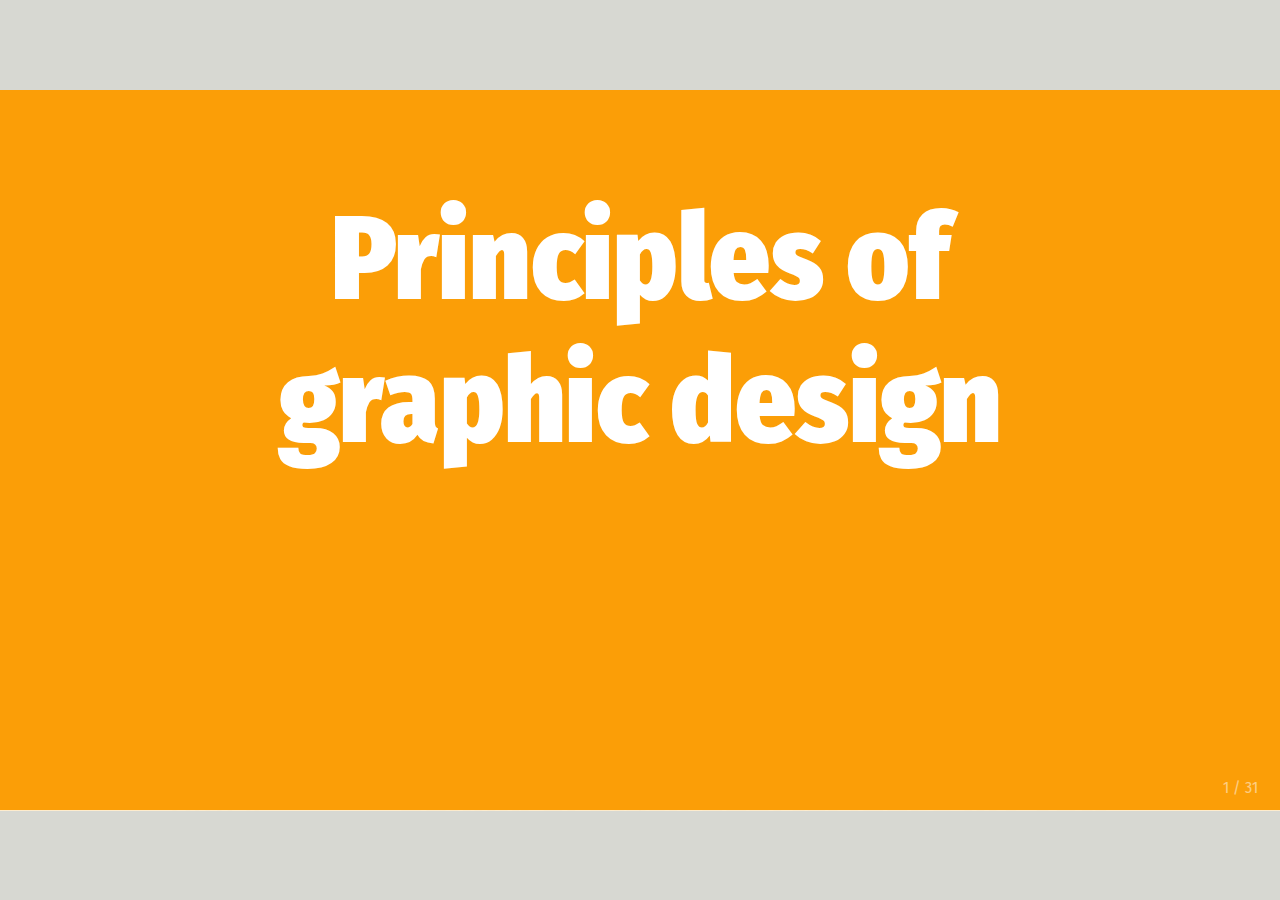
<file: session_1/slides/06_graphic-design.html>
<!DOCTYPE html>
<html lang="" xml:lang="">
  <head>
    <title>Principles of graphic design</title>
    <meta charset="utf-8" />
    <meta name="author" content="Andrew Heiss" />
    <meta name="date" content="2024-02-14" />
    <script src="libs/header-attrs-2.25/header-attrs.js"></script>
    <link href="libs/remark-css-0.0.1/default.css" rel="stylesheet" />
    <link href="libs/tile-view-0.2.6/tile-view.css" rel="stylesheet" />
    <script src="libs/tile-view-0.2.6/tile-view.js"></script>
    <script src="libs/clipboard-2.0.6/clipboard.min.js"></script>
    <link href="libs/shareon-1.4.1/shareon.min.css" rel="stylesheet" />
    <script src="libs/shareon-1.4.1/shareon.min.js"></script>
    <link href="libs/xaringanExtra-shareagain-0.2.6/shareagain.css" rel="stylesheet" />
    <script src="libs/xaringanExtra-shareagain-0.2.6/shareagain.js"></script>
    <link href="https://fonts.googleapis.com/css2?family=Dancing+Script&display=swap" rel="stylesheet"> 
    <link href="https://fonts.googleapis.com/css2?family=Alfa+Slab+One&display=swap" rel="stylesheet"> 
    <link href="https://fonts.googleapis.com/css2?family=Oswald&display=swap" rel="stylesheet">
    <link href="https://fonts.googleapis.com/css2?family=EB+Garamond&display=swap" rel="stylesheet"> 
    <link href="https://fonts.googleapis.com/css2?family=Source+Sans+Pro:wght@200;300;400;600;700;900&display=swap" rel="stylesheet"> 
    <link rel="stylesheet" href="css/ath-slides.css" type="text/css" />
    <link rel="stylesheet" href="css/ath-inferno-fonts.css" type="text/css" />
    <link rel="stylesheet" href="css/animate.css" type="text/css" />
  </head>
  <body>
    <textarea id="source">








class: center middle main-title section-title-7

# Principles of&lt;br&gt;graphic design

---

name: truth-beauty-design
class: center middle section-title section-title-3 animated fadeIn

# Truth, beauty, stories, design

---

layout: true
class: title title-3

---

# Why even care about design?

.center[
&lt;figure&gt;
  &lt;img src="img/06/why-design.png" alt="Why care about design?" title="Why care about design?" width="100%"&gt;
&lt;/figure&gt;
]

---

# Content + form

.box-inv-3.large[Art is how we translate&lt;br&gt;core, essential **content**&lt;br&gt;to different **forms**&lt;br&gt;for specific **audiences**.]

---

# Stories + content + form

.box-inv-3.large[**Stories** are an art form for&lt;br&gt;translating core, essential **content**&lt;br&gt;to different **forms**&lt;br&gt;for specific **audiences**.]

---

# Stories

.box-inv-3.medium[“A need to tell and hear stories is essential to the species *Homo sapiens*—second in necessity apparently after nourishment and before love and shelter.”]

.box-3.small[—Reynolds Price, from *A Palpable God*]

---

# Beauty, stories, and truth

.box-inv-3[Truth comes from **aesthetic** combination of content and form.]

--

.box-inv-3[Raw facts must be communicated through some form.]

--

.box-inv-3.sp-after[**Beauty** shapes that form.]

--

.box-3.medium[There are aesthetic principles we can&lt;br&gt;follow to create beauty—and truth.]

---

name: design-crap
layout: false
class: center middle section-title section-title-7 animated fadeIn

# Graphic design and CRAP

---

layout: true
class: title title-7

---

# Principles of design

--

.box-inv-7.medium[There are thousands of books and&lt;br&gt;centuries of debate and theory about&lt;br&gt;what makes good design.]

--

.box-7.medium[For this workshop, the easiest&lt;br&gt;and most memorable distillation&lt;br&gt;of these principles is **CRAP**.]

---

# CRAP

.pull-left[

.box-7[Use these principles as a checklist when creating and critiquing designed objects:]

.box-1[Contrast]

.box-inv-4[Repetition]

.box-inv-1[Alignment]

.box-4[Proximity]

]

.pull-right.center[
&lt;figure&gt;
  &lt;img src="img/06/williams-design-book.jpg" alt="Robin Williams's The Non-Designers Design Book" title="Robin Williams's The Non-Designers Design Book" width="65%"&gt;
  &lt;figcaption&gt;Buy this book and your life will change forever.&lt;/figcaption&gt;
&lt;/figure&gt;
]

---

layout: true
class: title title-1

---

name: contrast

# Contrast

.box-inv-1.large[If two items are not exactly&lt;br&gt;the same, make them different.&lt;br&gt;Really different.]

--

.box-7.large[**Don't be a wimp.**]

---

# Typographic contrast: Family

.box-inv-1[Use contrasting type families]

.box-1.small[&lt;span style="font-family: 'EB Garamond'"&gt;Serif&lt;/span&gt; + &lt;span style="font-family: 'Oswald'"&gt;Sans serif&lt;/span&gt;&amp;emsp;&amp;emsp;&lt;span style="font-family: 'Dancing Script'"&gt;Script&lt;/span&gt; + &lt;span style="font-family: 'EB Garamond'"&gt;Serif&lt;/span&gt;&amp;emsp;&amp;emsp;&lt;span style="font-family: 'Alfa Slab One'"&gt;Slab&lt;/span&gt; + &lt;span style="font-family: 'Oswald'"&gt;Sans serif&lt;/span&gt;&amp;emsp;&amp;emsp;etc.]

&lt;table&gt;
  &lt;tr&gt;
    &lt;td class="cell-left"&gt;Serif&lt;/td&gt;
    &lt;td class="cell-left" style="font-family: 'EB Garamond'"&gt;Sphinx of black quartz, judge my vow&lt;/td&gt;
  &lt;/tr&gt;
  &lt;tr&gt;
    &lt;td class="cell-left"&gt;Sans serif&lt;/td&gt;
    &lt;td class="cell-left" style="font-family: 'Oswald'"&gt;Sphinx of black quartz, judge my vow&lt;/td&gt;
  &lt;/tr&gt;
  &lt;tr&gt;
    &lt;td class="cell-left"&gt;Slab serif&lt;/td&gt;
    &lt;td class="cell-left" style="font-family: 'Alfa Slab One'"&gt;Sphinx of black quartz, judge my vow&lt;/td&gt;
  &lt;/tr&gt;
  &lt;tr&gt;
    &lt;td class="cell-left"&gt;Script&lt;/td&gt;
    &lt;td class="cell-left" style="font-family: 'Dancing Script'"&gt;Sphinx of black quartz, judge my vow&lt;/td&gt;
  &lt;/tr&gt;
  &lt;tr&gt;
    &lt;td class="cell-left"&gt;Monospaced&amp;emsp;&lt;/td&gt;
    &lt;td class="cell-left" style="font-family: 'Inconsolata'"&gt;Sphinx of black quartz, judge my vow&lt;/td&gt;
  &lt;/tr&gt;
&lt;/table&gt;

---

# Typographic constrast: Family

.box-inv-1[Add contrast in family]

.pull-left.frame[

&lt;span style="font-size: 1em; font-family: 'EB Garamond';"&gt;Here’s a heading&lt;/span&gt;

&lt;span style="font-size: 0.9em; font-family: 'Times', serif;"&gt;Lorem ipsum dolor sit amet, consectetur adipisicing elit, sed do eiusmod tempor incididunt ut labore et dolore magna aliqua.&lt;/span&gt;

]

--

.pull-right.frame[

&lt;span style="font-size: 1.1em; font-family: 'Alfa Slab One'; font-weight: 600;"&gt;Here’s a heading&lt;/span&gt;

&lt;span style="font-size: 0.9em; font-family: 'Source Sans Pro'; font-weight: 300;"&gt;Lorem ipsum dolor sit amet, consectetur adipisicing elit, sed do eiusmod tempor incididunt ut labore et dolore magna aliqua.&lt;/span&gt;

]

---

# Typographic contrast: Weight

.box-inv-1[Use contrasting weights in same type family]

.box-1.small[&lt;span style="font-family: 'Source Sans Pro'; font-weight: 700;"&gt;Bold&lt;/span&gt; + &lt;span style="font-family: 'Source Sans Pro'; font-weight: 400;"&gt;Regular&lt;/span&gt;&amp;emsp;&amp;emsp;&lt;span style="font-family: 'Source Sans Pro'; font-weight: 400;"&gt;Regular&lt;/span&gt; + &lt;span style="font-family: 'Source Sans Pro'; font-weight: 200;"&gt;Extra light&lt;/span&gt;&amp;emsp;&amp;emsp;&lt;span style="font-family: 'Source Sans Pro'; font-weight: 900;"&gt;Black&lt;/span&gt; + &lt;span style="font-family: 'Source Sans Pro'; font-weight: 300;"&gt;Light&lt;/span&gt;&amp;emsp;&amp;emsp;etc.]

&lt;table&gt;
  &lt;tr&gt;
    &lt;td class="cell-left"&gt;Extra light&amp;emsp;&lt;/td&gt;
    &lt;td class="cell-left" style="font-family: 'Source Sans Pro'; font-weight: 200;"&gt;Sphinx of black quartz, judge my vow&lt;/td&gt;
  &lt;/tr&gt;
  &lt;tr&gt;
    &lt;td class="cell-left"&gt;Light&lt;/td&gt;
    &lt;td class="cell-left" style="font-family: 'Source Sans Pro'; font-weight: 300;"&gt;Sphinx of black quartz, judge my vow&lt;/td&gt;
  &lt;/tr&gt;
  &lt;tr&gt;
    &lt;td class="cell-left"&gt;Regular&lt;/td&gt;
    &lt;td class="cell-left" style="font-family: 'Source Sans Pro'; font-weight: 400;"&gt;Sphinx of black quartz, judge my vow&lt;/td&gt;
  &lt;/tr&gt;
  &lt;tr&gt;
    &lt;td class="cell-left"&gt;Semi bold&lt;/td&gt;
    &lt;td class="cell-left" style="font-family: 'Source Sans Pro'; font-weight: 600;"&gt;Sphinx of black quartz, judge my vow&lt;/td&gt;
  &lt;/tr&gt;
  &lt;tr&gt;
    &lt;td class="cell-left"&gt;Bold&amp;emsp;&lt;/td&gt;
    &lt;td class="cell-left" style="font-family: 'Source Sans Pro'; font-weight: 700;"&gt;Sphinx of black quartz, judge my vow&lt;/td&gt;
  &lt;/tr&gt;
  &lt;tr&gt;
    &lt;td class="cell-left"&gt;Black&lt;/td&gt;
    &lt;td class="cell-left" style="font-family: 'Source Sans Pro'; font-weight: 900;"&gt;Sphinx of black quartz, judge my vow&lt;/td&gt;
  &lt;/tr&gt;
&lt;/table&gt;

---

# Typographic constrast: Weight

.box-inv-1[Add contrast in weight]


.pull-left.frame[

&lt;span style="font-size: 1em;"&gt;Here’s a heading&lt;/span&gt;

&lt;span style="font-size: 0.9em;"&gt;Lorem ipsum dolor sit amet, consectetur adipisicing elit, sed do eiusmod tempor incididunt ut labore et dolore magna aliqua.&lt;/span&gt;

]

--

.pull-right.frame[

&lt;span style="font-size: 1.3em; font-family: 'Source Sans Pro'; font-weight: 600;"&gt;Here’s a heading&lt;/span&gt;

&lt;span style="font-size: 0.9em; font-family: 'Source Sans Pro'; font-weight: 200;"&gt;Lorem ipsum dolor sit amet, consectetur adipisicing elit, sed do eiusmod tempor incididunt ut labore et dolore magna aliqua.&lt;/span&gt;

]

---

# Size contrast

.box-inv-1[Use contrasting sizes]

&amp;nbsp;

--

.box-1[&lt;span style="font-size: 3em;"&gt;Huge&lt;/span&gt;&amp;emsp;&amp;emsp;&lt;span style="font-size: 2em;"&gt;Big&lt;/span&gt;&amp;emsp;&amp;emsp;Regular&amp;emsp;&amp;emsp;&lt;span style="font-size: 0.7em;"&gt;Small&lt;/span&gt;&amp;emsp;&amp;emsp;&lt;span style="font-size: 0.3em;"&gt;Tiny&lt;/span&gt;]

---

# Color contrast

.box-inv-1[Color theory]

.box-1.tiny[[color.adobe.com](https://color.adobe.com)]

.pull-left[
&lt;figure&gt;
  &lt;img src="img/06/triad.png" alt="Triad" title="Triad" width="100%"&gt;
  &lt;figcaption&gt;Triad&lt;/figcaption&gt;
&lt;/figure&gt;

&lt;figure&gt;
  &lt;img src="img/06/monochromatic.png" alt="Monochromatic" title="Monochromatic" width="100%"&gt;
  &lt;figcaption&gt;Monochromatic&lt;/figcaption&gt;
&lt;/figure&gt;
]

.pull-right[
&lt;figure&gt;
  &lt;img src="img/06/complementary.png" alt="Complementary" title="Complementary" width="100%"&gt;
  &lt;figcaption&gt;Complementary&lt;/figcaption&gt;
&lt;/figure&gt;

&lt;figure&gt;
  &lt;img src="img/06/complementary-split.png" alt="Split complementary" title="Split complementary" width="100%"&gt;
  &lt;figcaption&gt;Split complementary&lt;/figcaption&gt;
&lt;/figure&gt;
]

---

# Color contrast

.center[
&lt;figure&gt;
  &lt;img src="img/06/palette-atl-extracted.png" alt="Extracted colors" title="Extracted colors" width="50%"&gt;
  &lt;figcaption&gt;Colors extracted from an image at &lt;a href="https://color.adobe.com"&gt;color.adobe.com&lt;/a&gt;&lt;/figcaption&gt;
&lt;/figure&gt;
]

???

Photo by [Brad Huchteman](https://unsplash.com/photos/sR1Kz2auNJE) on Unsplash

---

# Usability and accessibility

.box-inv-1.medium[Perceptually uniform colors]

.box-1[Values close to each other use similar colors,&lt;br&gt;and values far from each other use different colors]

--

.box-inv-1.medium[Colorblind-safe colors]

.box-1[8% of men &amp; 0.05% of women have some form of color blindness]

.box-1[Colors should be distinguishable by people&lt;br&gt;with common forms of color blindness]

---

# Perceptually uniform colors

.pull-left[
&lt;figure&gt;
  &lt;img src="img/06/palettes-typical.png" alt="Typical palettes" title="Typical palettes" width="100%"&gt;
  &lt;figcaption&gt;Traditional palettes vs. viridis&lt;/figcaption&gt;
&lt;/figure&gt;
]

--

.pull-right[
&lt;figure&gt;
  &lt;img src="img/06/palettes-deuteranopic.png" alt="Deuteranopic palettes" title="Deuteranopic palettes" width="100%"&gt;
  &lt;figcaption&gt;Traditional palettes vs. viridis as seen with deuteranopia&lt;/figcaption&gt;
&lt;/figure&gt;
]

---

# Perceptually uniform colors



.pull-left-3[
&lt;figure&gt;
&lt;img src="06_graphic-design_files/figure-html/ga1-1.png" width="360" style="display: block; margin: auto;" /&gt;

&lt;figcaption&gt;Georgia counties filled by area, rainbow palette (NOT GOOD)&lt;/figcaption&gt;
&lt;/figure&gt;
]

--

.pull-middle-3[
&lt;figure&gt;
&lt;img src="06_graphic-design_files/figure-html/ga2-1.png" width="360" style="display: block; margin: auto;" /&gt;

&lt;figcaption&gt;Georgia counties filled by area, viridis::viridis palette&lt;/figcaption&gt;
&lt;/figure&gt;
]

--

.pull-right-3[
&lt;figure&gt;
&lt;img src="06_graphic-design_files/figure-html/ga3-1.png" width="360" style="display: block; margin: auto;" /&gt;

&lt;figcaption&gt;Georgia counties filled by area, viridis::inferno palette&lt;/figcaption&gt;
&lt;/figure&gt;
]

---

layout: true
class: title title-inv-4

---

name: repetition

# Repetition

&amp;nbsp;

.box-4.large[Repeat some aspect&lt;br&gt;of the design throughout&lt;br&gt;the entire piece.]

---

# Things to repeat

.box-4.medium[Colors]

--

.box-4.medium[Fonts]

.box-inv-4.sp-after[Families, weights, sizes]

--

.box-4.medium[Graphical elements]

--

.box-4.medium[Alignments]

---

layout: false
class: bg-full
background-image: url("img/06/oxfam-annual-report.jpg")

???

Source: Pages 5 and 9 from Oxfam's 2019 Annual Report/: https://assets.oxfamamerica.org/media/documents/2019_Oxfam_America_Annual_Report_web.pdf

If you want to see generally great examples of public sector designs, search for "&lt;big charity or think tank name&gt; annual report", like "red cross annual report" or "urban institute annual report"

---

layout: true
class: title title-inv-1

---

name: alignment

# Alignment

&amp;nbsp;

.box-1.large[Every item should have a&lt;br&gt;visual connection with&lt;br&gt;something else on the page.]

---

# Alignment

.pull-left[
&lt;figure&gt;
  &lt;img src="img/06/alignment-bad.png" alt="Bad alignment" title="Bad alignment" width="100%"&gt;
  &lt;figcaption&gt;Bad alignment&lt;/figcaption&gt;
&lt;/figure&gt;
]

--

.pull-right[
&lt;figure&gt;
  &lt;img src="img/06/alignment-good.png" alt="Good alignment" title="Good alignment" width="100%"&gt;
  &lt;figcaption&gt;Good alignment—everything is connected to something&lt;/figcaption&gt;
&lt;/figure&gt;
]

???

Source: Robin Williams, *The Non-Designer's Design Book*

---

# Alignment + repetition


.box-1[Share lines and repeat alignments where possible.]

.pull-left[
&lt;figure&gt;
  &lt;img src="img/06/alignment-bad-annotated.png" alt="Bad alignment" title="Bad alignment" width="100%"&gt;
  &lt;figcaption&gt;4 horizontal alignments; 3 vertical alignments&lt;/figcaption&gt;
&lt;/figure&gt;
]

.pull-right[
&lt;figure&gt;
  &lt;img src="img/06/alignment-good-annotated.png" alt="Good alignment" title="Good alignment" width="100%"&gt;
  &lt;figcaption&gt;1 shared horizontal alignment; 2 vertical alignments&lt;/figcaption&gt;
&lt;/figure&gt;
]

---

# Alignment + contrast

.box-1[Center + left is super common, but has weak contrast]

.box-inv-1[Mixing left and right alignment provides stronger contrast]

.pull-left.frame[

&lt;p style="font-size: 0.7em; text-align: center; font-weight: bold;"&gt;Chapter 1&lt;/p&gt;

&lt;p style="font-size: 0.9em; text-align: center; margin-bottom: 1.5em;"&gt;Here’s a title&lt;/p&gt;

&lt;p style="font-size: 0.65em;"&gt;Lorem ipsum dolor sit amet, consectetur adipisicing elit, sed do eiusmod tempor incididunt ut labore et dolore magna aliqua.&lt;/p&gt;

]

--

.pull-right.frame[

&lt;p style="font-size: 0.7em; text-align: right; font-weight: bold;"&gt;Chapter 1&lt;/p&gt;

&lt;p style="font-size: 0.9em; text-align: right; margin-bottom: 1.5em"&gt;Here’s a title&lt;/p&gt;

&lt;p style="font-size: 0.65em; text-align: justify; hyphens: manual;"&gt;Lorem ipsum dolor sit amet, con&amp;shy;sec&amp;shy;tetur adi&amp;shy;pis&amp;shy;icing elit, sed do eiusmod tempor in&amp;shy;ci&amp;shy;di&amp;shy;dunt ut labore et dolore magna aliqua.&lt;/p&gt;

]

---

layout: true
class: title title-4

---

name: proximity

# Proximity

&amp;nbsp;

.box-inv-4.large[Group related items together.]

---

# Proximity

.box-inv-4[Use white space, color, location, contrast, repetition,&lt;br&gt;alignment, etc. to make visually distinct groupings]

--

.pull-left[
&lt;figure&gt;
  &lt;img src="img/06/proximity-bad.png" alt="Bad proximity" title="Bad proximity" width="100%"&gt;
  &lt;figcaption&gt;Bad proximity; no logical groupings&lt;/figcaption&gt;
&lt;/figure&gt;
]

--

.pull-right[
&lt;figure&gt;
  &lt;img src="img/06/proximity-good.png" alt="Good proximity" title="Good proximity" width="100%"&gt;
  &lt;figcaption&gt;Good proximity; information visually grouped&lt;/figcaption&gt;
&lt;/figure&gt;
]

???

Source: Robin Williams, *The Non-Designer's Design Book*

---

layout: true
class: title title-7

---

# CRAP review

.pull-left[
.pull-left[

.box-1[Contrast]

&lt;figure&gt;
  &lt;img src="img/06/review-contrast.png" alt="Contrast" title="Contrast" width="100%"&gt;
&lt;/figure&gt;
]

.pull-right[

.box-inv-4[Repetition]

&lt;figure&gt;
  &lt;img src="img/06/review-repetition.png" alt="Repetition" title="Repetition" width="100%"&gt;
&lt;/figure&gt;
]
]

.pull-right[
.pull-left[

.box-inv-1[Alignment]

&lt;figure&gt;
  &lt;img src="img/06/review-alignment.png" alt="Alignment" title="Alignment" width="100%"&gt;
&lt;/figure&gt;
]

.pull-right[

.box-4[Proximity]

&lt;figure&gt;
  &lt;img src="img/06/review-proximity.png" alt="Proximity" title="Proximity" width="100%"&gt;
&lt;/figure&gt;
]
]
    </textarea>
<style data-target="print-only">@media screen {.remark-slide-container{display:block;}.remark-slide-scaler{box-shadow:none;}}</style>
<script src="libs/remark-latest.min.js"></script>
<script>var slideshow = remark.create({
"highlightStyle": "github",
"highlightLines": true,
"countIncrementalSlides": false,
"ratio": "16:9",
"navigation": {
"scroll": false
}
});
if (window.HTMLWidgets) slideshow.on('afterShowSlide', function (slide) {
  window.dispatchEvent(new Event('resize'));
});
(function(d) {
  var s = d.createElement("style"), r = d.querySelector(".remark-slide-scaler");
  if (!r) return;
  s.type = "text/css"; s.innerHTML = "@page {size: " + r.style.width + " " + r.style.height +"; }";
  d.head.appendChild(s);
})(document);

(function(d) {
  var el = d.getElementsByClassName("remark-slides-area");
  if (!el) return;
  var slide, slides = slideshow.getSlides(), els = el[0].children;
  for (var i = 1; i < slides.length; i++) {
    slide = slides[i];
    if (slide.properties.continued === "true" || slide.properties.count === "false") {
      els[i - 1].className += ' has-continuation';
    }
  }
  var s = d.createElement("style");
  s.type = "text/css"; s.innerHTML = "@media print { .has-continuation { display: none; } }";
  d.head.appendChild(s);
})(document);
// delete the temporary CSS (for displaying all slides initially) when the user
// starts to view slides
(function() {
  var deleted = false;
  slideshow.on('beforeShowSlide', function(slide) {
    if (deleted) return;
    var sheets = document.styleSheets, node;
    for (var i = 0; i < sheets.length; i++) {
      node = sheets[i].ownerNode;
      if (node.dataset["target"] !== "print-only") continue;
      node.parentNode.removeChild(node);
    }
    deleted = true;
  });
})();
// add `data-at-shortcutkeys` attribute to <body> to resolve conflicts with JAWS
// screen reader (see PR #262)
(function(d) {
  let res = {};
  d.querySelectorAll('.remark-help-content table tr').forEach(tr => {
    const t = tr.querySelector('td:nth-child(2)').innerText;
    tr.querySelectorAll('td:first-child .key').forEach(key => {
      const k = key.innerText;
      if (/^[a-z]$/.test(k)) res[k] = t;  // must be a single letter (key)
    });
  });
  d.body.setAttribute('data-at-shortcutkeys', JSON.stringify(res));
})(document);
(function() {
  "use strict"
  // Replace <script> tags in slides area to make them executable
  var scripts = document.querySelectorAll(
    '.remark-slides-area .remark-slide-container script'
  );
  if (!scripts.length) return;
  for (var i = 0; i < scripts.length; i++) {
    var s = document.createElement('script');
    var code = document.createTextNode(scripts[i].textContent);
    s.appendChild(code);
    var scriptAttrs = scripts[i].attributes;
    for (var j = 0; j < scriptAttrs.length; j++) {
      s.setAttribute(scriptAttrs[j].name, scriptAttrs[j].value);
    }
    scripts[i].parentElement.replaceChild(s, scripts[i]);
  }
})();
(function() {
  var links = document.getElementsByTagName('a');
  for (var i = 0; i < links.length; i++) {
    if (/^(https?:)?\/\//.test(links[i].getAttribute('href'))) {
      links[i].target = '_blank';
    }
  }
})();
// adds .remark-code-has-line-highlighted class to <pre> parent elements
// of code chunks containing highlighted lines with class .remark-code-line-highlighted
(function(d) {
  const hlines = d.querySelectorAll('.remark-code-line-highlighted');
  const preParents = [];
  const findPreParent = function(line, p = 0) {
    if (p > 1) return null; // traverse up no further than grandparent
    const el = line.parentElement;
    return el.tagName === "PRE" ? el : findPreParent(el, ++p);
  };

  for (let line of hlines) {
    let pre = findPreParent(line);
    if (pre && !preParents.includes(pre)) preParents.push(pre);
  }
  preParents.forEach(p => p.classList.add("remark-code-has-line-highlighted"));
})(document);</script>

<script>
slideshow._releaseMath = function(el) {
  var i, text, code, codes = el.getElementsByTagName('code');
  for (i = 0; i < codes.length;) {
    code = codes[i];
    if (code.parentNode.tagName !== 'PRE' && code.childElementCount === 0) {
      text = code.textContent;
      if (/^\\\((.|\s)+\\\)$/.test(text) || /^\\\[(.|\s)+\\\]$/.test(text) ||
          /^\$\$(.|\s)+\$\$$/.test(text) ||
          /^\\begin\{([^}]+)\}(.|\s)+\\end\{[^}]+\}$/.test(text)) {
        code.outerHTML = code.innerHTML;  // remove <code></code>
        continue;
      }
    }
    i++;
  }
};
slideshow._releaseMath(document);
</script>
<!-- dynamically load mathjax for compatibility with self-contained -->
<script>
(function () {
  var script = document.createElement('script');
  script.type = 'text/javascript';
  script.src  = 'https://mathjax.rstudio.com/latest/MathJax.js?config=TeX-MML-AM_CHTML';
  if (location.protocol !== 'file:' && /^https?:/.test(script.src))
    script.src  = script.src.replace(/^https?:/, '');
  document.getElementsByTagName('head')[0].appendChild(script);
})();
</script>
  </body>
</html>
</file>
<file: site_libs/quarto-html/tippy.css>
.tippy-box[data-animation=fade][data-state=hidden]{opacity:0}[data-tippy-root]{max-width:calc(100vw - 10px)}.tippy-box{position:relative;background-color:#333;color:#fff;border-radius:4px;font-size:14px;line-height:1.4;white-space:normal;outline:0;transition-property:transform,visibility,opacity}.tippy-box[data-placement^=top]>.tippy-arrow{bottom:0}.tippy-box[data-placement^=top]>.tippy-arrow:before{bottom:-7px;left:0;border-width:8px 8px 0;border-top-color:initial;transform-origin:center top}.tippy-box[data-placement^=bottom]>.tippy-arrow{top:0}.tippy-box[data-placement^=bottom]>.tippy-arrow:before{top:-7px;left:0;border-width:0 8px 8px;border-bottom-color:initial;transform-origin:center bottom}.tippy-box[data-placement^=left]>.tippy-arrow{right:0}.tippy-box[data-placement^=left]>.tippy-arrow:before{border-width:8px 0 8px 8px;border-left-color:initial;right:-7px;transform-origin:center left}.tippy-box[data-placement^=right]>.tippy-arrow{left:0}.tippy-box[data-placement^=right]>.tippy-arrow:before{left:-7px;border-width:8px 8px 8px 0;border-right-color:initial;transform-origin:center right}.tippy-box[data-inertia][data-state=visible]{transition-timing-function:cubic-bezier(.54,1.5,.38,1.11)}.tippy-arrow{width:16px;height:16px;color:#333}.tippy-arrow:before{content:"";position:absolute;border-color:transparent;border-style:solid}.tippy-content{position:relative;padding:5px 9px;z-index:1}
</file>
<file: site_libs/quarto-html/quarto-syntax-highlighting.css>
/* quarto syntax highlight colors */
:root {
  --quarto-hl-ot-color: #003B4F;
  --quarto-hl-at-color: #657422;
  --quarto-hl-ss-color: #20794D;
  --quarto-hl-an-color: #5E5E5E;
  --quarto-hl-fu-color: #4758AB;
  --quarto-hl-st-color: #20794D;
  --quarto-hl-cf-color: #003B4F;
  --quarto-hl-op-color: #5E5E5E;
  --quarto-hl-er-color: #AD0000;
  --quarto-hl-bn-color: #AD0000;
  --quarto-hl-al-color: #AD0000;
  --quarto-hl-va-color: #111111;
  --quarto-hl-bu-color: inherit;
  --quarto-hl-ex-color: inherit;
  --quarto-hl-pp-color: #AD0000;
  --quarto-hl-in-color: #5E5E5E;
  --quarto-hl-vs-color: #20794D;
  --quarto-hl-wa-color: #5E5E5E;
  --quarto-hl-do-color: #5E5E5E;
  --quarto-hl-im-color: #00769E;
  --quarto-hl-ch-color: #20794D;
  --quarto-hl-dt-color: #AD0000;
  --quarto-hl-fl-color: #AD0000;
  --quarto-hl-co-color: #5E5E5E;
  --quarto-hl-cv-color: #5E5E5E;
  --quarto-hl-cn-color: #8f5902;
  --quarto-hl-sc-color: #5E5E5E;
  --quarto-hl-dv-color: #AD0000;
  --quarto-hl-kw-color: #003B4F;
}

/* other quarto variables */
:root {
  --quarto-font-monospace: SFMono-Regular, Menlo, Monaco, Consolas, "Liberation Mono", "Courier New", monospace;
}

pre > code.sourceCode > span {
  color: #003B4F;
}

code span {
  color: #003B4F;
}

code.sourceCode > span {
  color: #003B4F;
}

div.sourceCode,
div.sourceCode pre.sourceCode {
  color: #003B4F;
}

code span.ot {
  color: #003B4F;
  font-style: inherit;
}

code span.at {
  color: #657422;
  font-style: inherit;
}

code span.ss {
  color: #20794D;
  font-style: inherit;
}

code span.an {
  color: #5E5E5E;
  font-style: inherit;
}

code span.fu {
  color: #4758AB;
  font-style: inherit;
}

code span.st {
  color: #20794D;
  font-style: inherit;
}

code span.cf {
  color: #003B4F;
  font-weight: bold;
  font-style: inherit;
}

code span.op {
  color: #5E5E5E;
  font-style: inherit;
}

code span.er {
  color: #AD0000;
  font-style: inherit;
}

code span.bn {
  color: #AD0000;
  font-style: inherit;
}

code span.al {
  color: #AD0000;
  font-style: inherit;
}

code span.va {
  color: #111111;
  font-style: inherit;
}

code span.bu {
  font-style: inherit;
}

code span.ex {
  font-style: inherit;
}

code span.pp {
  color: #AD0000;
  font-style: inherit;
}

code span.in {
  color: #5E5E5E;
  font-style: inherit;
}

code span.vs {
  color: #20794D;
  font-style: inherit;
}

code span.wa {
  color: #5E5E5E;
  font-style: italic;
}

code span.do {
  color: #5E5E5E;
  font-style: italic;
}

code span.im {
  color: #00769E;
  font-style: inherit;
}

code span.ch {
  color: #20794D;
  font-style: inherit;
}

code span.dt {
  color: #AD0000;
  font-style: inherit;
}

code span.fl {
  color: #AD0000;
  font-style: inherit;
}

code span.co {
  color: #5E5E5E;
  font-style: inherit;
}

code span.cv {
  color: #5E5E5E;
  font-style: italic;
}

code span.cn {
  color: #8f5902;
  font-style: inherit;
}

code span.sc {
  color: #5E5E5E;
  font-style: inherit;
}

code span.dv {
  color: #AD0000;
  font-style: inherit;
}

code span.kw {
  color: #003B4F;
  font-weight: bold;
  font-style: inherit;
}

.prevent-inlining {
  content: "</";
}

/*# sourceMappingURL=debc5d5d77c3f9108843748ff7464032.css.map */
</file>
<file: site_libs/quarto-contrib/fontawesome6-0.1.0/latex-fontsize.css>
.fa-tiny {
  font-size: 0.5em;
}
.fa-scriptsize {
  font-size: 0.7em;
}
.fa-footnotesize {
  font-size: 0.8em;
}
.fa-small {
  font-size: 0.9em;
}
.fa-normalsize {
  font-size: 1em;
}
.fa-large {
  font-size: 1.2em;
}
.fa-Large {
  font-size: 1.5em;
}
.fa-LARGE {
  font-size: 1.75em;
}
.fa-huge {
  font-size: 2em;
}
.fa-Huge {
  font-size: 2.5em;
}
</file>
<file: session_1/slides/libs/remark-css-0.0.1/default.css>
a, a > code {
  color: rgb(249, 38, 114);
  text-decoration: none;
}
.footnote {
  position: absolute;
  bottom: 3em;
  padding-right: 4em;
  font-size: 90%;
}
.remark-code-line-highlighted     { background-color: #ffff88; }

.inverse {
  background-color: #272822;
  color: #d6d6d6;
  text-shadow: 0 0 20px #333;
}
.inverse h1, .inverse h2, .inverse h3 {
  color: #f3f3f3;
}
/* Two-column layout */
.left-column {
  color: #777;
  width: 20%;
  height: 92%;
  float: left;
}
.left-column h2:last-of-type, .left-column h3:last-child {
  color: #000;
}
.right-column {
  width: 75%;
  float: right;
  padding-top: 1em;
}
.pull-left {
  float: left;
  width: 47%;
}
.pull-right {
  float: right;
  width: 47%;
}
.pull-right + * {
  clear: both;
}
img, video, iframe {
  max-width: 100%;
}
blockquote {
  border-left: solid 5px lightgray;
  padding-left: 1em;
}
.remark-slide table {
  margin: auto;
  border-top: 1px solid #666;
  border-bottom: 1px solid #666;
}
.remark-slide table thead th { border-bottom: 1px solid #ddd; }
th, td { padding: 5px; }
.remark-slide thead, .remark-slide tfoot, .remark-slide tr:nth-child(even) { background: #eee }

@page { margin: 0; }
@media print {
  .remark-slide-scaler {
    width: 100% !important;
    height: 100% !important;
    transform: scale(1) !important;
    top: 0 !important;
    left: 0 !important;
  }
}
</file>
<file: session_1/slides/libs/tile-view-0.2.6/tile-view.css>
.remark__tile-view * {
  box-sizing: border-box;
}

.remark__tile-view {
  background: lightgray;
  position: relative;
  width: 100%;
  height: 100%;
  padding: 3em;
  font-size: 18px;
  box-sizing: border-box;
  overflow: scroll;
}

.remark__tile-view__header {
  text-align: center;
}

.remark__tile-view__tiles {
  display: grid;
  /* Set column width in JS */
  /* grid-template-columns: repeat(auto-fill, minmax(300px, 1fr)); */
  justify-items: center;
}

.remark__tile-view__tile {
  position: relative;
  margin: 0.5em;
  padding: 0.5em;
}

.remark__tile-view__slide-container {
  margin: 0 auto;
}

.remark__tile-view__tile--current {
  background: #ffd863;
  border: 5px solid #ffd863;
  margin: calc(0.5em - 5px);
  border-radius: 0;
}

.remark__tile-view__tile--seen {
  opacity: 0.5;
}

.remark__tile-view__tile:hover {
  /* background: #993d70; */
  background: #44bc96;
  opacity: 1;
}
</file>
<file: session_1/slides/libs/countdown-0.4.0/countdown.css>
.countdown {
  background: inherit;
  position: absolute;
  cursor: pointer;
  font-size: 1.5em;
  line-height: 1;
  border-color: #ddd;
  border-width: 3px;
  border-style: solid;
  border-radius: 15px;
  box-shadow: 0px 4px 10px 0px rgba(50, 50, 50, 0.4);
  -webkit-box-shadow: 0px 4px 10px 0px rgba(50, 50, 50, 0.4);
  margin: 0.6em;
  padding: 10px 15px;
  text-align: center;
  z-index: 10;
  -webkit-user-select: none;
     -moz-user-select: none;
      -ms-user-select: none;
          user-select: none;
}
.countdown {
  display: flex;
  align-items: center;
  justify-content: center;
}
.countdown .countdown-time {
  background: none;
  font-size: 100%;
  padding: 0;
}
.countdown-digits {
  color: inherit;
}
.countdown.running {
  border-color: #2A9B59FF;
  background-color: #43AC6A;
}
.countdown.running .countdown-digits {
  color: #002F14FF;
}
.countdown.finished {
  border-color: #DE3000FF;
  background-color: #F04124;
}
.countdown.finished .countdown-digits {
  color: #4A0900FF;
}
.countdown.running.warning {
  border-color: #CEAC04FF;
  background-color: #E6C229;
}
.countdown.running.warning .countdown-digits {
  color: #3A2F02FF;
}

.countdown.running.blink-colon .countdown-digits.colon {
  opacity: 0.1;
}

/* ------ Controls ------ */
.countdown:not(.running) .countdown-controls {
  display: none;
}

.countdown-controls {
  position: absolute;
  top: -0.5rem;
  right: -0.5rem;
  left: -0.5rem;
  display: flex;
  justify-content: space-between;
  margin: 0;
  padding: 0;
}

.countdown-controls > button {
  font-size: 1.5rem;
  width: 1rem;
  height: 1rem;
  display: inline-block;
  display: flex;
  flex-direction: column;
  align-items: center;
  justify-content: center;
  font-family: monospace;
  padding: 10px;
  margin: 0;
  background: inherit;
  border: 2px solid;
  border-radius: 100%;
  transition: 50ms transform ease-in-out, 150ms opacity ease-in;
  --countdown-transition-distance: 10px;
}

.countdown .countdown-controls > button:last-child {
  transform: translate(calc(-1 * var(--countdown-transition-distance)), var(--countdown-transition-distance));
  opacity: 0;
  color: #002F14FF;
  background-color: #43AC6A;
  border-color: #2A9B59FF;
}

.countdown .countdown-controls > button:first-child {
  transform: translate(var(--countdown-transition-distance), var(--countdown-transition-distance));
  opacity: 0;
  color: #4A0900FF;
  background-color: #F04124;
  border-color: #DE3000FF;
}

.countdown.running:hover .countdown-controls > button,
.countdown.running:focus-within .countdown-controls > button{
  transform: translate(0, 0);
  opacity: 1;
}

.countdown.running:hover .countdown-controls > button:hover,
.countdown.running:focus-within .countdown-controls > button:hover{
  transform: translate(0, calc(var(--countdown-transition-distance) / -2));
  box-shadow: 0px 2px 5px 0px rgba(50, 50, 50, 0.4);
  -webkit-box-shadow: 0px 2px 5px 0px rgba(50, 50, 50, 0.4);
}

.countdown.running:hover .countdown-controls > button:active,
.countdown.running:focus-within .countdown-controls > button:active{
  transform: translate(0, calc(var(--coutndown-transition-distance) / -5));
}

/* ----- Fullscreen ----- */
.countdown.countdown-fullscreen {
  z-index: 0;
}

.countdown-fullscreen.running .countdown-controls {
  top: 1rem;
  left: 0;
  right: 0;
  justify-content: center;
}

.countdown-fullscreen.running .countdown-controls > button + button {
  margin-left: 1rem;
}
</file>
<file: session_1/slides/css/ath-slides.css>
/* 
Typography
*/
.remark-slide-content {
  font-size: 40px;
  /* Base font size */
  padding: 1em 1em 1em 1em;
}

.remark-slide-content p {
  margin: 0.5em 0;
}

.remark-slide-content h1 {
  font-size: 1.7em;
  line-height: 1em;
  margin-top: 0;
  text-align: center;
}

.huge {
  font-size: 2.2em;
}

.large {
  font-size: 1.7em;
}

.normal {
  font-size: 1em;
}

.medium {
  font-size: 1.4em;
}

.less-medium {
  font-size: 1.2em;
}

.SMALL {
  /* CURSE YOU LATEX */
  font-size: 0.9em;
}

.small {
  font-size: 0.8em;
}

.smaller {
  font-size: 0.65em;
}

.tiny {
  font-size: 0.5em;
}

.light {
  font-weight: 300;
}

.full-width {
  width: 100%;
}

.remark-slide-number {
  font-size: 15px;
}

figure {
  margin: 15px;
}

figcaption {
  font-size: 0.5em;
}

.pull-left h2,
.pull-right h2,
.pull-left-3 h2,
.pull-middle-3 h2,
.pull-right-3 h2 {
  margin-top: 0.3em;
}

.cell-left {
  text-align: left;
}

.cell-right {
  text-align: right;
}

.cell-center {
  text-align: center;
}

.frame {
  border: 1px #000000 solid;
  padding: 20px;
  box-sizing: border-box;
}

.bg-full {
  background-size: cover;
}

.bg-90 {
  background-size: 90%;
  background-position-y: 30%;
}

.bg-y-75 {
  background-position-y: 75%;
}

.sp-before {
  margin-top: 1em !important;
}

.sp-before-half {
  margin-top: 0.7em !important;
}

.sp-after {
  margin-bottom: 1em !important;
}

.sp-after-half {
  margin-bottom: 0.7em !important;
}

.remark-code,
.remark-inline-code {
  font-size: 0.75em;
}

/* Side-by-side code/plot stuff https://www.garrickadenbuie.com/blog/decouple-code-and-output-in-xaringan-slides/ */
.left-code {
  color: #777;
  width: 48%;
  height: 92%;
  float: left;
}

.right-plot {
  width: 50%;
  float: right;
  padding-left: 1%;
}

.right-code {
  color: #777;
  width: 48%;
  height: 92%;
  float: right;
}

.left-plot {
  width: 50%;
  float: left;
  padding-right: 1%;
}

.left-code .remark-code,
.left-code .remark-inline-code,
.right-code .remark-code,
.right-code .remark-inline-code {
  font-size: 0.5em;
}

.small-code .remark-code,
.small-code .remark-inline-code {
  font-size: 0.5em;
}

/* 
Main title and section title slides
*/
.main-title {
  color: #FFFFFF;
}

.main-title {
  text-align: center;
}

.main-title h1 {
  font-weight: 900;
  font-size: 2.8em;
  line-height: 1.2;
  margin-bottom: 2em;
}

.main-title p {
  font-size: 0.8em;
}

.main-title .class-info {
  position: absolute;
  width: 100%;
  left: 0;
  bottom: calc(0% + 0.5em);
}

.section-title h1,
.section-title-inv h1 {
  color: #FFFFFF;
  font-size: 2.3em;
  line-height: 1.3;
}

/* 
Three column layout
*/
.pull-left-3 {
  float: left;
  width: 30%;
  padding: 0 2.5% 0 0;
}

.pull-middle-3 {
  float: left;
  width: 30%;
  padding: 0 2.5%;
}

.pull-right-3 {
  float: right;
  width: 30%;
  padding: 0 0 0 2.5%;
}

.pull-right-3 ~ * {
  clear: both;
}

/*
Wider pull left/right
*/
.pull-left-wide {
  float: left;
  width: 65%;
}

.pull-left-narrow {
  float: left;
  width: 32%;
}

.pull-right-wide {
  float: right;
  width: 65%;
}

.pull-right-narrow {
  float: right;
  width: 32%;
}

.pull-right-narrow ~ *,
.pull-right-wide ~ * {
  clear: both;
}

/* 
Slides with title bars at the top
*/
.title {
  padding-top: 0em;
  border-top: 110px solid #777777;
}

.title h1 {
  margin-top: -85px;
  margin-bottom: 50px;
}

.title-1 {
  border-top-color: #170C3A;
}

.title-2 {
  border-top-color: #480B6A;
}

.title-3 {
  border-top-color: #771C6D;
}

.title-4 {
  border-top-color: #A52C60;
}

.title-5 {
  border-top-color: #CF4446;
}

.title-6 {
  border-top-color: #EE6A24;
}

.title-7 {
  border-top-color: #FB9E07;
}

.title-8 {
  border-top-color: #F6D645;
}

.title-inv-1 {
  border-top-color: #B1AEC4;
}

.title-inv-2 {
  border-top-color: #CCAEED;
}

.title-inv-3 {
  border-top-color: #F5ABEA;
}

.title-inv-4 {
  border-top-color: #FFB7CD;
}

.title-inv-5 {
  border-top-color: #FFC6C6;
}

.title-inv-6 {
  border-top-color: #FFD3CA;
}

.title-inv-7 {
  border-top-color: #FFE2D0;
}

.title-inv-8 {
  border-top-color: #FFF2CE;
}

/*
General color classes
*/
.color-1 {
  color: #170C3A;
}

.color-2 {
  color: #480B6A;
}

.color-3 {
  color: #771C6D;
}

.color-4 {
  color: #A52C60;
}

.color-5 {
  color: #CF4446;
}

.color-6 {
  color: #EE6A24;
}

.color-7 {
  color: #FB9E07;
}

.color-8 {
  color: #F6D645;
}

.color-light-1 {
  color: #B1AEC4;
}

.color-light-2 {
  color: #CCAEED;
}

.color-light-3 {
  color: #F5ABEA;
}

.color-light-4 {
  color: #FFB7CD;
}

.color-light-5 {
  color: #FFC6C6;
}

.color-light-6 {
  color: #FFD3CA;
}

.color-light-7 {
  color: #FFE2D0;
}

.color-light-8 {
  color: #FFF2CE;
}

/* 
Coloring and inverse coloring in title bars and content boxes
*/
.box-1,
.section-title-1 {
  background-color: #170C3A;
}

.box-2,
.section-title-2 {
  background-color: #480B6A;
}

.box-3,
.section-title-3 {
  background-color: #771C6D;
}

.box-4,
.section-title-4 {
  background-color: #A52C60;
}

.box-5,
.section-title-5 {
  background-color: #CF4446;
}

.box-6,
.section-title-6 {
  background-color: #EE6A24;
}

.box-7,
.section-title-7 {
  background-color: #FB9E07;
}

.box-8,
.section-title-8 {
  background-color: #F6D645;
}

.box-inv-1,
.section-title-inv-1 {
  background-color: #B1AEC4;
}

.box-inv-2,
.section-title-inv-2 {
  background-color: #CCAEED;
}

.box-inv-3,
.section-title-inv-3 {
  background-color: #F5ABEA;
}

.box-inv-4,
.section-title-inv-4 {
  background-color: #FFB7CD;
}

.box-inv-5,
.section-title-inv-5 {
  background-color: #FFC6C6;
}

.box-inv-6,
.section-title-inv-6 {
  background-color: #FFD3CA;
}

.box-inv-7,
.section-title-inv-7 {
  background-color: #FFE2D0;
}

.box-inv-8,
.section-title-inv-8 {
  background-color: #FFF2CE;
}

.box-inv-1,
.title-inv-1 h1,
.section-title-inv-1 h1 {
  color: #170C3A;
}

.box-inv-2,
.title-inv-2 h1,
.section-title-inv-2 h1 {
  color: #480B6A;
}

.box-inv-3,
.title-inv-3 h1,
.section-title-inv-3 h1 {
  color: #771C6D;
}

.box-inv-4,
.title-inv-4 h1,
.section-title-inv-4 h1 {
  color: #A52C60;
}

.box-inv-5,
.title-inv-5 h1,
.section-title-inv-5 h1 {
  color: #CF4446;
}

.box-inv-6,
.title-inv-6 h1,
.section-title-inv-6 h1 {
  color: #EE6A24;
}

.box-inv-7,
.title-inv-7 h1,
.section-title-inv-7 h1 {
  color: #FB9E07;
}

.box-inv-8,
.title-inv-8 h1,
.section-title-inv-8 h1 {
  color: #F6D645;
}

.box-8, .box-7, .box-6, .box-5, .box-4, .box-3, .box-2, .box-1, .title-8 h1, .title-7 h1, .title-6 h1, .title-5 h1, .title-4 h1, .title-3 h1, .title-2 h1, .title-1 h1, .section-title h1 {
  color: #FFFFFF;
}

.box-8, .box-inv-8, .box-7, .box-inv-7, .box-6, .box-inv-6, .box-5, .box-inv-5, .box-4, .box-inv-4, .box-3, .box-inv-3, .box-2, .box-inv-2, .box-1, .box-inv-1 {
  margin: 0em auto;
  overflow: hidden;
  padding: 0.1em 0.4em;
  font-weight: 600;
  display: table;
  text-align: center;
}

.float-left {
  text-align: left;
}

.float-right {
  text-align: right;
}

.float-left .box-1, .float-left .box-inv-1,
.float-right .box-1, .float-right .box-inv-1 {
  display: inline;
}

.float-left .box-2, .float-left .box-inv-2,
.float-right .box-2, .float-right .box-inv-2 {
  display: inline;
}

.float-left .box-3, .float-left .box-inv-3,
.float-right .box-3, .float-right .box-inv-3 {
  display: inline;
}

.float-left .box-4, .float-left .box-inv-4,
.float-right .box-4, .float-right .box-inv-4 {
  display: inline;
}

.float-left .box-5, .float-left .box-inv-5,
.float-right .box-5, .float-right .box-inv-5 {
  display: inline;
}

.float-left .box-6, .float-left .box-inv-6,
.float-right .box-6, .float-right .box-inv-6 {
  display: inline;
}

.float-left .box-7, .float-left .box-inv-7,
.float-right .box-7, .float-right .box-inv-7 {
  display: inline;
}

.float-left .box-8, .float-left .box-inv-8,
.float-right .box-8, .float-right .box-inv-8 {
  display: inline;
}

/* Corner ribbon */
/* Adapted from https://codepen.io/eode9/pen/twkKm */
.corner-ribbon {
  width: 425px;
  position: fixed;
  top: auto;
  bottom: 50px;
  left: -85px;
  transform: rotate(35deg);
  -webkit-transform: rotate(35deg);
  box-shadow: 0 0 3px rgba(0, 0, 0, 0.3);
  text-align: center;
  font-size: 0.6em;
  padding: 0.25em 0;
  background: #A52C60;
  color: #FFFFFF;
}
</file>
<file: session_1/slides/css/ath-inferno-fonts.css>
@import url('https://fonts.googleapis.com/css2?family=Fira+Sans+Condensed:ital,wght@0,300;0,400;0,600;0,900;1,300;1,400;1,600;1,900&display=swap');
@import url('https://fonts.googleapis.com/css2?family=Source+Code+Pro:wght@400;700&display=swap');

body, h1, h2, h3 {
  font-family: 'Fira Sans Condensed', sans;
}

h1, h2, h3 {
  font-weight: 600;
}

.remark-code, .remark-inline-code {
  font-family: 'Source Code Pro', 'Lucida Console', Monaco, monospace;
}
</file>
<file: session_1/slides/libs/lightable-0.0.1/lightable.css>
/*!
 * lightable v0.0.1
 * Copyright 2020 Hao Zhu
 * Licensed under MIT (https://github.com/haozhu233/kableExtra/blob/master/LICENSE)
 */

.lightable-minimal {
  border-collapse: separate;
  border-spacing: 16px 1px;
  width: 100%;
  margin-bottom: 10px;
}

.lightable-minimal td {
  margin-left: 5px;
  margin-right: 5px;
}

.lightable-minimal th {
  margin-left: 5px;
  margin-right: 5px;
}

.lightable-minimal thead tr:last-child th {
  border-bottom: 2px solid #00000050;
  empty-cells: hide;

}

.lightable-minimal tbody tr:first-child td {
  padding-top: 0.5em;
}

.lightable-minimal.lightable-hover tbody tr:hover {
  background-color: #f5f5f5;
}

.lightable-minimal.lightable-striped tbody tr:nth-child(even) {
  background-color: #f5f5f5;
}

.lightable-classic {
  border-top: 0.16em solid #111111;
  border-bottom: 0.16em solid #111111;
  width: 100%;
  margin-bottom: 10px;
  margin: 10px 5px;
}

.lightable-classic tfoot tr td {
  border: 0;
}

.lightable-classic tfoot tr:first-child td {
  border-top: 0.14em solid #111111;
}

.lightable-classic caption {
  color: #222222;
}

.lightable-classic td {
  padding-left: 5px;
  padding-right: 5px;
  color: #222222;
}

.lightable-classic th {
  padding-left: 5px;
  padding-right: 5px;
  font-weight: normal;
  color: #222222;
}

.lightable-classic thead tr:last-child th {
  border-bottom: 0.10em solid #111111;
}

.lightable-classic.lightable-hover tbody tr:hover {
  background-color: #F9EEC1;
}

.lightable-classic.lightable-striped tbody tr:nth-child(even) {
  background-color: #f5f5f5;
}

.lightable-classic-2 {
  border-top: 3px double #111111;
  border-bottom: 3px double #111111;
  width: 100%;
  margin-bottom: 10px;
}

.lightable-classic-2 tfoot tr td {
  border: 0;
}

.lightable-classic-2 tfoot tr:first-child td {
  border-top: 3px double #111111;
}

.lightable-classic-2 caption {
  color: #222222;
}

.lightable-classic-2 td {
  padding-left: 5px;
  padding-right: 5px;
  color: #222222;
}

.lightable-classic-2 th {
  padding-left: 5px;
  padding-right: 5px;
  font-weight: normal;
  color: #222222;
}

.lightable-classic-2 tbody tr:last-child td {
  border-bottom: 3px double #111111;
}

.lightable-classic-2 thead tr:last-child th {
  border-bottom: 1px solid #111111;
}

.lightable-classic-2.lightable-hover tbody tr:hover {
  background-color: #F9EEC1;
}

.lightable-classic-2.lightable-striped tbody tr:nth-child(even) {
  background-color: #f5f5f5;
}

.lightable-material {
  min-width: 100%;
  white-space: nowrap;
  table-layout: fixed;
  font-family: Roboto, sans-serif;
  border: 1px solid #EEE;
  border-collapse: collapse;
  margin-bottom: 10px;
}

.lightable-material tfoot tr td {
  border: 0;
}

.lightable-material tfoot tr:first-child td {
  border-top: 1px solid #EEE;
}

.lightable-material th {
  height: 56px;
  padding-left: 16px;
  padding-right: 16px;
}

.lightable-material td {
  height: 52px;
  padding-left: 16px;
  padding-right: 16px;
  border-top: 1px solid #eeeeee;
}

.lightable-material.lightable-hover tbody tr:hover {
  background-color: #f5f5f5;
}

.lightable-material.lightable-striped tbody tr:nth-child(even) {
  background-color: #f5f5f5;
}

.lightable-material.lightable-striped tbody td {
  border: 0;
}

.lightable-material.lightable-striped thead tr:last-child th {
  border-bottom: 1px solid #ddd;
}

.lightable-material-dark {
  min-width: 100%;
  white-space: nowrap;
  table-layout: fixed;
  font-family: Roboto, sans-serif;
  border: 1px solid #FFFFFF12;
  border-collapse: collapse;
  margin-bottom: 10px;
  background-color: #363640;
}

.lightable-material-dark tfoot tr td {
  border: 0;
}

.lightable-material-dark tfoot tr:first-child td {
  border-top: 1px solid #FFFFFF12;
}

.lightable-material-dark th {
  height: 56px;
  padding-left: 16px;
  padding-right: 16px;
  color: #FFFFFF60;
}

.lightable-material-dark td {
  height: 52px;
  padding-left: 16px;
  padding-right: 16px;
  color: #FFFFFF;
  border-top: 1px solid #FFFFFF12;
}

.lightable-material-dark.lightable-hover tbody tr:hover {
  background-color: #FFFFFF12;
}

.lightable-material-dark.lightable-striped tbody tr:nth-child(even) {
  background-color: #FFFFFF12;
}

.lightable-material-dark.lightable-striped tbody td {
  border: 0;
}

.lightable-material-dark.lightable-striped thead tr:last-child th {
  border-bottom: 1px solid #FFFFFF12;
}

.lightable-paper {
  width: 100%;
  margin-bottom: 10px;
  color: #444;
}

.lightable-paper tfoot tr td {
  border: 0;
}

.lightable-paper tfoot tr:first-child td {
  border-top: 1px solid #00000020;
}

.lightable-paper thead tr:last-child th {
  color: #666;
  vertical-align: bottom;
  border-bottom: 1px solid #00000020;
  line-height: 1.15em;
  padding: 10px 5px;
}

.lightable-paper td {
  vertical-align: middle;
  border-bottom: 1px solid #00000010;
  line-height: 1.15em;
  padding: 7px 5px;
}

.lightable-paper.lightable-hover tbody tr:hover {
  background-color: #F9EEC1;
}

.lightable-paper.lightable-striped tbody tr:nth-child(even) {
  background-color: #00000008;
}

.lightable-paper.lightable-striped tbody td {
  border: 0;
}
</file>
<file: session_1/slides/libs/shareon-1.4.1/shareon.min.css>
/*!
 * shareon v1.4.1 by Nikita Karamov
 * https://shareon.js.org
 */
.shareon{font-size:0!important}.shareon>*{display:inline-block;position:relative;height:24px;min-width:16px;margin:3px;padding:6px 10px;background-color:#ccc;border-radius:3.33333px;border:none;box-sizing:content-box;color:#fff;line-height:1.5;transition:opacity .3s ease;vertical-align:middle}.shareon>:hover{border:none;cursor:pointer;opacity:.7}.shareon>:not(:empty){font-size:16px;text-decoration:none}.shareon>:not(:empty):before{position:relative;height:100%;width:28px;top:0;left:0;background-position:0 50%}.shareon>:before{display:inline-block;position:absolute;height:20px;width:20px;top:8px;left:8px;background-repeat:no-repeat;background-size:20px 20px;content:"";vertical-align:bottom}.shareon>.facebook{background-color:#1877f2}.shareon>.facebook:before{background-image:url("data:image/svg+xml;charset=utf-8,%3Csvg fill='%23fff' viewBox='0 0 24 24' xmlns='http://www.w3.org/2000/svg'%3E%3Cpath d='M23.998 12c0-6.628-5.372-12-11.999-12C5.372 0 0 5.372 0 12c0 5.988 4.388 10.952 10.124 11.852v-8.384H7.078v-3.469h3.046V9.356c0-3.008 1.792-4.669 4.532-4.669 1.313 0 2.686.234 2.686.234v2.953H15.83c-1.49 0-1.955.925-1.955 1.874V12h3.328l-.532 3.469h-2.796v8.384c5.736-.9 10.124-5.864 10.124-11.853z'/%3E%3C/svg%3E")}.shareon>.linkedin{background-color:#2867b2}.shareon>.linkedin:before{background-image:url("data:image/svg+xml;charset=utf-8,%3Csvg fill='%23fff' viewBox='0 0 24 24' xmlns='http://www.w3.org/2000/svg'%3E%3Cpath d='M23.722 23.72h-4.91v-7.692c0-1.834-.038-4.194-2.559-4.194-2.56 0-2.95 1.995-2.95 4.06v7.827H8.394V7.902h4.716v2.157h.063c.659-1.244 2.261-2.556 4.655-2.556 4.974 0 5.894 3.274 5.894 7.535zM.388 7.902h4.923v15.819H.388zM2.85 5.738A2.849 2.849 0 010 2.886a2.851 2.851 0 112.85 2.852z'/%3E%3C/svg%3E")}.shareon>.linkedin:not(:empty):before{background-image:url("data:image/svg+xml;charset=utf-8,%3Csvg fill='%23fff' viewBox='0 0 24 24' xmlns='http://www.w3.org/2000/svg'%3E%3Cpath d='M20.447 20.452h-3.554v-5.569c0-1.328-.027-3.037-1.852-3.037-1.853 0-2.136 1.445-2.136 2.939v5.667H9.351V9h3.414v1.561h.046c.477-.9 1.637-1.85 3.37-1.85 3.601 0 4.267 2.37 4.267 5.455v6.286zM5.337 7.433a2.062 2.062 0 01-2.063-2.065 2.064 2.064 0 112.063 2.065zm1.782 13.019H3.555V9h3.564v11.452zM22.225 0H1.771C.792 0 0 .774 0 1.729v20.542C0 23.227.792 24 1.771 24h20.451C23.2 24 24 23.227 24 22.271V1.729C24 .774 23.2 0 22.222 0h.003z'/%3E%3C/svg%3E")}.shareon>.messenger{background-color:#09f}.shareon>.messenger:before{background-image:url("data:image/svg+xml;charset=utf-8,%3Csvg fill='%23fff' viewBox='0 0 24 24' xmlns='http://www.w3.org/2000/svg'%3E%3Cpath d='M0 11.64C0 4.95 5.24 0 12 0s12 4.95 12 11.64-5.24 11.64-12 11.64c-1.21 0-2.38-.16-3.47-.46a.96.96 0 00-.64.05L5.5 23.92a.96.96 0 01-1.35-.85l-.07-2.14a.97.97 0 00-.32-.68A11.39 11.39 0 010 11.64zm8.32-2.19l-3.52 5.6c-.35.53.32 1.14.82.75l3.79-2.87c.26-.2.6-.2.87 0l2.8 2.1c.84.63 2.04.4 2.6-.48l3.52-5.6c.35-.53-.32-1.13-.82-.75l-3.79 2.87c-.25.2-.6.2-.86 0l-2.8-2.1a1.8 1.8 0 00-2.61.48z'/%3E%3C/svg%3E")}.shareon>.odnoklassniki{background-color:#ee8208}.shareon>.odnoklassniki:before{background-image:url("data:image/svg+xml;charset=utf-8,%3Csvg fill='%23fff' viewBox='0 0 24 24' xmlns='http://www.w3.org/2000/svg'%3E%3Cpath d='M14.505 17.44a11.599 11.599 0 003.6-1.49 1.816 1.816 0 00-1.935-3.073 7.866 7.866 0 01-8.34 0 1.814 1.814 0 00-2.5.565c0 .002 0 .004-.002.005a1.812 1.812 0 00.567 2.5l.002.002c1.105.695 2.322 1.2 3.596 1.488l-3.465 3.465A1.796 1.796 0 006 23.439l.03.03c.344.354.81.53 1.274.53.465 0 .93-.176 1.275-.53L12 20.065l3.404 3.406a1.815 1.815 0 002.566-2.565l-3.465-3.466zM12 12.388a6.202 6.202 0 006.195-6.193C18.195 2.78 15.415 0 12 0S5.805 2.78 5.805 6.197A6.2 6.2 0 0012 12.389zm0-8.757a2.566 2.566 0 010 5.13 2.569 2.569 0 01-2.565-2.564A2.57 2.57 0 0112 3.63z'/%3E%3C/svg%3E")}.shareon>.pinterest{background-color:#ee0023}.shareon>.pinterest:before{background-image:url("data:image/svg+xml;charset=utf-8,%3Csvg fill='%23fff' viewBox='0 0 24 24' xmlns='http://www.w3.org/2000/svg'%3E%3Cpath d='M12.017 0C5.396 0 .029 5.367.029 11.987c0 5.079 3.158 9.417 7.618 11.162-.105-.949-.199-2.403.041-3.439.219-.937 1.406-5.957 1.406-5.957s-.359-.72-.359-1.781c0-1.663.967-2.911 2.168-2.911 1.024 0 1.518.769 1.518 1.688 0 1.029-.653 2.567-.992 3.992-.285 1.193.6 2.165 1.775 2.165 2.128 0 3.768-2.245 3.768-5.487 0-2.861-2.063-4.869-5.008-4.869-3.41 0-5.409 2.562-5.409 5.199 0 1.033.394 2.143.889 2.741.099.12.112.225.085.345-.09.375-.293 1.199-.334 1.363-.053.225-.172.271-.401.165-1.495-.69-2.433-2.878-2.433-4.646 0-3.776 2.748-7.252 7.92-7.252 4.158 0 7.392 2.967 7.392 6.923 0 4.135-2.607 7.462-6.233 7.462-1.214 0-2.354-.629-2.758-1.379l-.749 2.848c-.269 1.045-1.004 2.352-1.498 3.146 1.123.345 2.306.535 3.55.535 6.607 0 11.985-5.365 11.985-11.987C23.97 5.39 18.592.026 11.985.026z'/%3E%3C/svg%3E")}.shareon>.pocket{background-color:#ef4154}.shareon>.pocket:before{background-image:url("data:image/svg+xml;charset=utf-8,%3Csvg fill='%23fff' viewBox='0 0 24 24' xmlns='http://www.w3.org/2000/svg'%3E%3Cpath d='M18.813 10.259l-5.646 5.419a1.649 1.649 0 01-2.282 0l-5.646-5.419a1.645 1.645 0 012.276-2.376l4.511 4.322 4.517-4.322a1.643 1.643 0 012.326.049 1.64 1.64 0 01-.045 2.326zm5.083-7.546a2.163 2.163 0 00-2.041-1.436H2.179c-.9 0-1.717.564-2.037 1.405-.094.25-.142.511-.142.774v7.245l.084 1.441c.348 3.277 2.047 6.142 4.682 8.139.045.036.094.07.143.105l.03.023a11.899 11.899 0 004.694 2.072c.786.158 1.591.24 2.389.24.739 0 1.481-.067 2.209-.204.088-.029.176-.045.264-.06.023 0 .049-.015.074-.029a12.002 12.002 0 004.508-2.025l.029-.031.135-.105c2.627-1.995 4.324-4.862 4.686-8.148L24 10.678V3.445c0-.251-.031-.5-.121-.742z'/%3E%3C/svg%3E")}.shareon>.reddit{background-color:#ff4500}.shareon>.reddit:before{background-image:url("data:image/svg+xml;charset=utf-8,%3Csvg fill='%23fff' viewBox='0 0 24 24' xmlns='http://www.w3.org/2000/svg'%3E%3Cpath d='M19.53 1.148a1.83 1.83 0 00-1.667 1.054l-4.372-.928a.522.522 0 00-.358.063.515.515 0 00-.21.297L11.59 7.925c-2.807.086-5.32.909-7.137 2.237a2.668 2.668 0 00-1.815-.737A2.64 2.64 0 000 12.064a2.634 2.634 0 001.563 2.407 4.95 4.95 0 00-.065.803c0 4.053 4.71 7.326 10.537 7.326s10.537-3.273 10.537-7.326a4.548 4.548 0 00-.063-.782 2.732 2.732 0 001.519-2.428 2.64 2.64 0 00-2.639-2.64 2.53 2.53 0 00-1.816.74c-1.796-1.288-4.287-2.134-7.031-2.239l1.204-5.637 3.906.823a1.888 1.888 0 001.878 1.777c1.024 0 1.87-.837 1.88-1.861a1.884 1.884 0 00-1.88-1.88zM7.907 18.066c-.13 0-.254.05-.347.141a.498.498 0 000 .697c1.266 1.267 3.736 1.373 4.454 1.373s3.167-.084 4.454-1.373a.546.546 0 00.044-.697.5.5 0 00-.698 0c-.823.802-2.533 1.099-3.779 1.099s-2.977-.295-3.779-1.099a.49.49 0 00-.349-.142zm-1.932-4.122c0-1.035.844-1.88 1.88-1.88 1.034 0 1.878.843 1.878 1.879S8.89 15.82 7.856 15.82a1.882 1.882 0 01-1.88-1.877zm10.155-1.88c1.035 0 1.88.845 1.88 1.879 0 1.035-.844 1.878-1.879 1.878s-1.879-.843-1.879-1.877c0-1.037.844-1.88 1.878-1.88z' fill-rule='evenodd'/%3E%3C/svg%3E")}.shareon>.telegram{background-color:#179cde}.shareon>.telegram:before{background-image:url("data:image/svg+xml;charset=utf-8,%3Csvg fill='%23fff' viewBox='0 0 24 24' xmlns='http://www.w3.org/2000/svg'%3E%3Cpath d='M1.517 11.31c-.962.382-1.466.756-1.512 1.122-.088.702.924.921 2.196 1.335 1.037.337 2.433.731 3.158.747.658.014 1.393-.257 2.204-.814 5.533-3.735 8.39-5.622 8.57-5.663.126-.029.301-.065.42.04.119.106.107.306.095.36-.101.429-5.3 5.156-5.599 5.467-1.143 1.187-2.443 1.913-.437 3.235 1.735 1.144 2.746 1.873 4.534 3.045 1.142.75 2.039 1.637 3.218 1.529.543-.05 1.104-.56 1.389-2.083.673-3.598 1.996-11.392 2.302-14.604a3.585 3.585 0 00-.034-.8c-.027-.158-.084-.383-.29-.55-.243-.197-.619-.24-.787-.236-.764.013-1.936.42-7.579 2.767C11.39 7.03 7.44 8.73 1.517 11.31z'/%3E%3C/svg%3E")}.shareon>.twitter{background-color:#1da1f2}.shareon>.twitter:before{background-image:url("data:image/svg+xml;charset=utf-8,%3Csvg fill='%23fff' viewBox='0 0 24 24' xmlns='http://www.w3.org/2000/svg'%3E%3Cpath d='M23.954 4.569a10 10 0 01-2.825.775 4.958 4.958 0 002.163-2.723c-.951.555-2.005.959-3.127 1.184a4.92 4.92 0 00-8.384 4.482C7.691 8.094 4.066 6.13 1.64 3.161a4.822 4.822 0 00-.666 2.475c0 1.71.87 3.213 2.188 4.096a4.904 4.904 0 01-2.228-.616v.061a4.923 4.923 0 003.946 4.827 4.996 4.996 0 01-2.212.085 4.937 4.937 0 004.604 3.417 9.868 9.868 0 01-6.102 2.105c-.39 0-.779-.023-1.17-.067a13.995 13.995 0 007.557 2.209c9.054 0 13.999-7.496 13.999-13.986 0-.209 0-.42-.015-.63a9.936 9.936 0 002.46-2.548l-.047-.02z'/%3E%3C/svg%3E")}.shareon>.viber{background-color:#7360f2}.shareon>.viber:before{background-image:url("data:image/svg+xml;charset=utf-8,%3Csvg fill='%23fff' viewBox='0 0 24 24' xmlns='http://www.w3.org/2000/svg'%3E%3Cpath d='M11.398.002C9.473.028 5.331.344 3.014 2.467 1.294 4.177.693 6.698.623 9.82c-.06 3.11-.13 8.95 5.5 10.541v2.42s-.038.97.602 1.17c.79.25 1.24-.499 1.99-1.299l1.4-1.58c3.85.32 6.8-.419 7.14-.529.78-.25 5.181-.811 5.901-6.652.74-6.031-.36-9.831-2.34-11.551l-.01-.002c-.6-.55-3-2.3-8.37-2.32 0 0-.396-.025-1.038-.016zm.067 1.697c.545-.003.88.02.88.02 4.54.01 6.711 1.38 7.221 1.84 1.67 1.429 2.528 4.856 1.9 9.892-.6 4.88-4.17 5.19-4.83 5.4-.28.09-2.88.73-6.152.52 0 0-2.439 2.941-3.199 3.701-.12.13-.26.17-.35.15-.13-.03-.17-.19-.16-.41l.02-4.019c-4.771-1.32-4.491-6.302-4.441-8.902.06-2.6.55-4.732 2-6.172 1.957-1.77 5.475-2.01 7.11-2.02zm.36 2.6a.299.299 0 00-.3.299.3.3 0 00.3.3 5.631 5.631 0 014.03 1.59c1.09 1.06 1.621 2.48 1.641 4.34a.3.3 0 00.3.3v-.009a.3.3 0 00.3-.3 6.451 6.451 0 00-1.81-4.76c-1.19-1.16-2.692-1.76-4.462-1.76zm-3.954.69a.955.955 0 00-.615.12h-.012c-.41.24-.788.54-1.148.94-.27.32-.421.639-.461.949a1.24 1.24 0 00.05.541l.02.01a13.722 13.722 0 001.2 2.6 15.383 15.383 0 002.32 3.171l.03.04.04.03.03.03.03.03a15.603 15.603 0 003.18 2.33c1.32.72 2.122 1.06 2.602 1.2v.01c.14.04.268.06.398.06a1.84 1.84 0 001.102-.472c.39-.35.7-.738.93-1.148v-.01c.23-.43.15-.841-.18-1.121a13.632 13.632 0 00-2.15-1.54c-.51-.28-1.03-.11-1.24.17l-.45.569c-.23.28-.65.24-.65.24l-.012.01c-3.12-.8-3.95-3.959-3.95-3.959s-.04-.43.25-.65l.56-.45c.27-.22.46-.74.17-1.25a13.522 13.522 0 00-1.54-2.15.843.843 0 00-.504-.3zm4.473.89a.3.3 0 00.002.6 3.78 3.78 0 012.65 1.15 3.5 3.5 0 01.9 2.57.3.3 0 00.3.299l.01.012a.3.3 0 00.3-.301c.03-1.19-.34-2.19-1.07-2.99-.73-.8-1.75-1.25-3.05-1.34a.3.3 0 00-.042 0zm.49 1.619a.305.305 0 00-.018.611c.99.05 1.47.55 1.53 1.58a.3.3 0 00.3.29h.01a.3.3 0 00.29-.32c-.07-1.34-.8-2.091-2.1-2.161a.305.305 0 00-.012 0z'/%3E%3C/svg%3E")}.shareon>.vkontakte{background-color:#4680c2}.shareon>.vkontakte:before{background-image:url("data:image/svg+xml;charset=utf-8,%3Csvg fill='%23fff' viewBox='0 0 24 24' xmlns='http://www.w3.org/2000/svg'%3E%3Cpath d='M23.058 19.504h-2.616c-.99 0-1.297-.787-3.076-2.59-1.55-1.501-2.236-1.704-2.617-1.704-.534 0-.687.153-.687.89v2.363c0 .636-.202 1.017-1.88 1.017-2.77 0-5.845-1.677-8.004-4.804C.925 10.103.034 6.672.034 5.961c0-.381.153-.737.89-.737H3.54c.66 0 .915.305 1.17 1.016 1.295 3.736 3.456 7.014 4.345 7.014.33 0 .483-.153.483-.99V8.399c-.102-1.78-1.042-1.931-1.042-2.566 0-.306.255-.61.66-.61h4.117c.56 0 .762.304.762.964v5.211c0 .558.255.762.407.762.33 0 .61-.204 1.22-.813 1.88-2.11 3.227-5.362 3.227-5.362.178-.381.483-.737 1.145-.737h2.616c.788 0 .966.405.788.965-.33 1.526-3.532 6.048-3.532 6.048-.28.457-.381.66 0 1.17.28.381 1.194 1.169 1.805 1.88 1.118 1.27 1.98 2.338 2.21 3.076.255.735-.128 1.116-.864 1.116z'/%3E%3C/svg%3E")}.shareon>.whatsapp{background-color:#25d366}.shareon>.whatsapp:before{background-image:url("data:image/svg+xml;charset=utf-8,%3Csvg fill='%23fff' viewBox='0 0 24 24' xmlns='http://www.w3.org/2000/svg'%3E%3Cpath d='M17.472 14.382c-.297-.149-1.758-.867-2.03-.967-.273-.099-.471-.148-.67.15-.197.297-.767.966-.94 1.164-.173.199-.347.223-.644.075-.297-.15-1.255-.463-2.39-1.475-.883-.788-1.48-1.761-1.653-2.059-.173-.297-.018-.458.13-.606.134-.133.298-.347.446-.52.149-.174.198-.298.298-.497.099-.198.05-.371-.025-.52-.075-.149-.669-1.612-.916-2.207-.242-.579-.487-.5-.669-.51a12.8 12.8 0 00-.57-.01c-.198 0-.52.074-.792.372-.272.297-1.04 1.016-1.04 2.479 0 1.462 1.065 2.875 1.213 3.074.149.198 2.096 3.2 5.077 4.487.709.306 1.262.489 1.694.625.712.227 1.36.195 1.871.118.571-.085 1.758-.719 2.006-1.413.248-.694.248-1.289.173-1.413-.074-.124-.272-.198-.57-.347m-5.421 7.403h-.004a9.87 9.87 0 01-5.031-1.378l-.361-.214-3.741.982.998-3.648-.235-.374a9.86 9.86 0 01-1.51-5.26c.001-5.45 4.436-9.884 9.888-9.884 2.64 0 5.122 1.03 6.988 2.898a9.825 9.825 0 012.893 6.994c-.003 5.45-4.437 9.884-9.885 9.884m8.413-18.297A11.815 11.815 0 0012.05 0C5.495 0 .16 5.335.157 11.892c0 2.096.547 4.142 1.588 5.945L.057 24l6.305-1.654a11.882 11.882 0 005.683 1.448h.005c6.554 0 11.89-5.335 11.893-11.893a11.821 11.821 0 00-3.48-8.413z'/%3E%3C/svg%3E")}
</file>
<file: session_1/slides/libs/xaringanExtra-shareagain-0.2.6/shareagain.css>
/* Animations by animate.css */

@-webkit-keyframes slideOutDown {
  from {
    -webkit-transform: translate3d(0, 0, 0);
    transform: translate3d(0, 0, 0);
  }

  to {
    visibility: hidden;
    -webkit-transform: translate3d(0, 100%, 0);
    transform: translate3d(0, 100%, 0);
  }
}

@keyframes slideOutDown {
  from {
    -webkit-transform: translate3d(0, 0, 0);
    transform: translate3d(0, 0, 0);
  }

  to {
    visibility: hidden;
    -webkit-transform: translate3d(0, 100%, 0);
    transform: translate3d(0, 100%, 0);
  }
}

@-webkit-keyframes slideInUp {
  from {
    -webkit-transform: translate3d(0, 100%, 0);
    transform: translate3d(0, 100%, 0);
    visibility: visible;
  }

  to {
    -webkit-transform: translate3d(0, 0, 0);
    transform: translate3d(0, 0, 0);
  }
}

@keyframes slideInUp {
  from {
    -webkit-transform: translate3d(0, 100%, 0);
    transform: translate3d(0, 100%, 0);
    visibility: visible;
  }

  to {
    -webkit-transform: translate3d(0, 0, 0);
    transform: translate3d(0, 0, 0);
  }
}

@-webkit-keyframes slideOutRight {
  from {
    -webkit-transform: translate3d(0, 0, 0);
    transform: translate3d(0, 0, 0);
  }

  to {
    visibility: hidden;
    -webkit-transform: translate3d(100%, 0, 0);
    transform: translate3d(100%, 0, 0);
  }
}

@keyframes slideOutRight {
  from {
    -webkit-transform: translate3d(0, 0, 0);
    transform: translate3d(0, 0, 0);
  }

  to {
    visibility: hidden;
    -webkit-transform: translate3d(100%, 0, 0);
    transform: translate3d(100%, 0, 0);
  }
}

@-webkit-keyframes slideInRight {
  from {
    -webkit-transform: translate3d(100%, 0, 0);
    transform: translate3d(100%, 0, 0);
    visibility: visible;
  }

  to {
    -webkit-transform: translate3d(0, 0, 0);
    transform: translate3d(0, 0, 0);
  }
}

@keyframes slideInRight {
  from {
    -webkit-transform: translate3d(100%, 0, 0);
    transform: translate3d(100%, 0, 0);
    visibility: visible;
  }

  to {
    -webkit-transform: translate3d(0, 0, 0);
    transform: translate3d(0, 0, 0);
  }
}

.slideOutDown {
  -webkit-animation-name: slideOutDown;
  animation-name: slideOutDown;
  -webkit-animation-duration: 1s;
  animation-duration: 1s;
  -webkit-animation-fill-mode: both;
  animation-fill-mode: both;
}

.slideInUp {
  -webkit-animation-name: slideInUp;
  animation-name: slideInUp;
  -webkit-animation-duration: 1s;
  animation-duration: 1s;
  -webkit-animation-fill-mode: both;
  animation-fill-mode: both;
}

.slideInRight {
  -webkit-animation-name: slideInRight;
  animation-name: slideInRight;
  -webkit-animation-duration: 1s;
  animation-duration: 1s;
  -webkit-animation-fill-mode: both;
  animation-fill-mode: both;
}

.slideOutRight {
  -webkit-animation-name: slideOutRight;
  animation-name: slideOutRight;
  -webkit-animation-duration: 1s;
  animation-duration: 1s;
  -webkit-animation-fill-mode: both;
  animation-fill-mode: both;
}

/* shareagain css rules */
.shareagain-bar {
  --shareagain-background: #00000088;
  --shareagain-foreground: #FFFFFF;
  --shareagain-twitter: inline-block;
  --shareagain-facebook: inline-block;
  --shareagain-linkedin: inline-block;
  --shareagain-pinterest: inline-block;
  --shareagain-pocket: inline-block;
  --shareagain-reddit: inline-block;
}

.shareagain-bar {
  position: absolute;
  bottom: 0;
  left: 0;
  right: 0;
  height: 66px;
  z-index: 1000;
}

.shareagain-bar ul {
  background: var(--shareagain-background);
  color: var(--shareagain-foreground);
  display: grid;
  grid-template-columns: auto 1fr auto;
  grid-gap: 5px;
  justify-items: center;
  align-items: center;
  font-family: sans-serif;
  list-style: none;
  padding-left: 0;
  margin: 0;
  height: 100%;
  width: 100%;
}

.shareagain-buttons {
  height: 100%;
}

.shareagain-button {
  height: 100%;
  width: 66px;
  border: none;
  padding: 15px;
  color: var(--shareagain-foreground);
  background: transparent;
}

.shareagain-button:hover {
  background: rgba(0,0,0,.25);
}

.shareagain-button.disabled {
	color: #aaa;
	cursor: not-allowed;
}

.shareagain-button svg {
  height: 100%;
  width: 100%;
}

.shareagain-button svg path {
	stroke-width: 1px;
}

.shareagain-title {
  font-size: 24px;
  text-align: center;
  max-height: 100%;
  overflow: hidden;
}

.shareagain-bar .shareon {
	font-size: 0 !important;
	position: absolute;
	top: -45px;
	width: 100vw;
	right: 0;
	text-align: right;
  -webkit-transform: translate3d(100%, 0, 0);
  transform: translate3d(100%, 0, 0);
}

.shareagain-bar .shareon > .link {
  background-color: #cacaca;
}
.shareagain-bar .shareon > .link::before {
  background-image: url("data:image/svg+xml,%3Csvg xmlns='http://www.w3.org/2000/svg' fill='none' viewBox='0 0 24 24' stroke='currentColor' class='clipboard-copy w-6 h-6'%3E%3Cpath stroke-linecap='round' stroke-linejoin='round' stroke-width='2' d='M8 5H6a2 2 0 00-2 2v12a2 2 0 002 2h10a2 2 0 002-2v-1M8 5a2 2 0 002 2h2a2 2 0 002-2M8 5a2 2 0 012-2h2a2 2 0 012 2m0 0h2a2 2 0 012 2v3m2 4H10m0 0l3-3m-3 3l3 3'%3E%3C/path%3E%3C/svg%3E");
}

.shareagain-bar .shareon > .link.success::before {
  background-image: url("data:image/svg+xml,%3Csvg xmlns='http://www.w3.org/2000/svg' fill='none' viewBox='0 0 24 24' stroke='currentColor' class='clipboard-check w-6 h-6'%3E%3Cpath stroke-linecap='round' stroke-linejoin='round' stroke-width='2' d='M9 5H7a2 2 0 00-2 2v12a2 2 0 002 2h10a2 2 0 002-2V7a2 2 0 00-2-2h-2M9 5a2 2 0 002 2h2a2 2 0 002-2M9 5a2 2 0 012-2h2a2 2 0 012 2m-6 9l2 2 4-4'%3E%3C/path%3E%3C/svg%3E");
}

.shareagain-bar .shareon .twitter { display: var(--shareagain-twitter); }
.shareagain-bar .shareon .facebook { display: var(--shareagain-facebook); }
.shareagain-bar .shareon .linkedin { display: var(--shareagain-linkedin); }
.shareagain-bar .shareon .pinterest { display: var(--shareagain-pinterest); }
.shareagain-bar .shareon .pocket { display: var(--shareagain-pocket); }
.shareagain-bar .shareon .reddit { display: var(--shareagain-reddit); }

@media screen and (max-width: 600px) {
  .shareagain-bar {
    font-size: 10px;
    height: 50px;
  }
  .shareagain-buttons .shareagain-button {
    width: 50px;
  }
  .shareagain-title {
    font-size: 16px;
  }
}
@media screen and (max-width: 400px) {
  .shareagain-bar {
    height: 30px;
  }
  .shareagain-bar ul {
    grid-template-columns: auto auto;
    justify-content: space-between;
  }
  .shareagain-bar .shareagain-title {
     display: none;
  }
  .shareagain-buttons .shareagain-button {
    width: 30px;
    padding: 5px;
  }
}

@media screen and (max-width: 400px) {
  .shareagain-bar {
    height: 30px;
  }
  .shareagain-bar ul {
    grid-template-columns: auto auto;
    justify-content: space-between;
  }
  .shareagain-bar .shareagain-title {
     display: none;
  }
  .shareagain-buttons .shareagain-button {
    width: 30px;
    padding: 5px;
  }
  .shareagain-buttons .shareon > * {
    width: 15px;
    height: 20px;
  }
  .shareagain-buttons .shareon > ::before {
     transform: scale(0.66);
     top: 7px;
  }
  .shareagain-buttons .shareon .link {
    width: 23px;
  }
  .shareagain-buttons .shareon > .link::before {
    top: 5px;
    left: 6px;
  }
}
</file>
